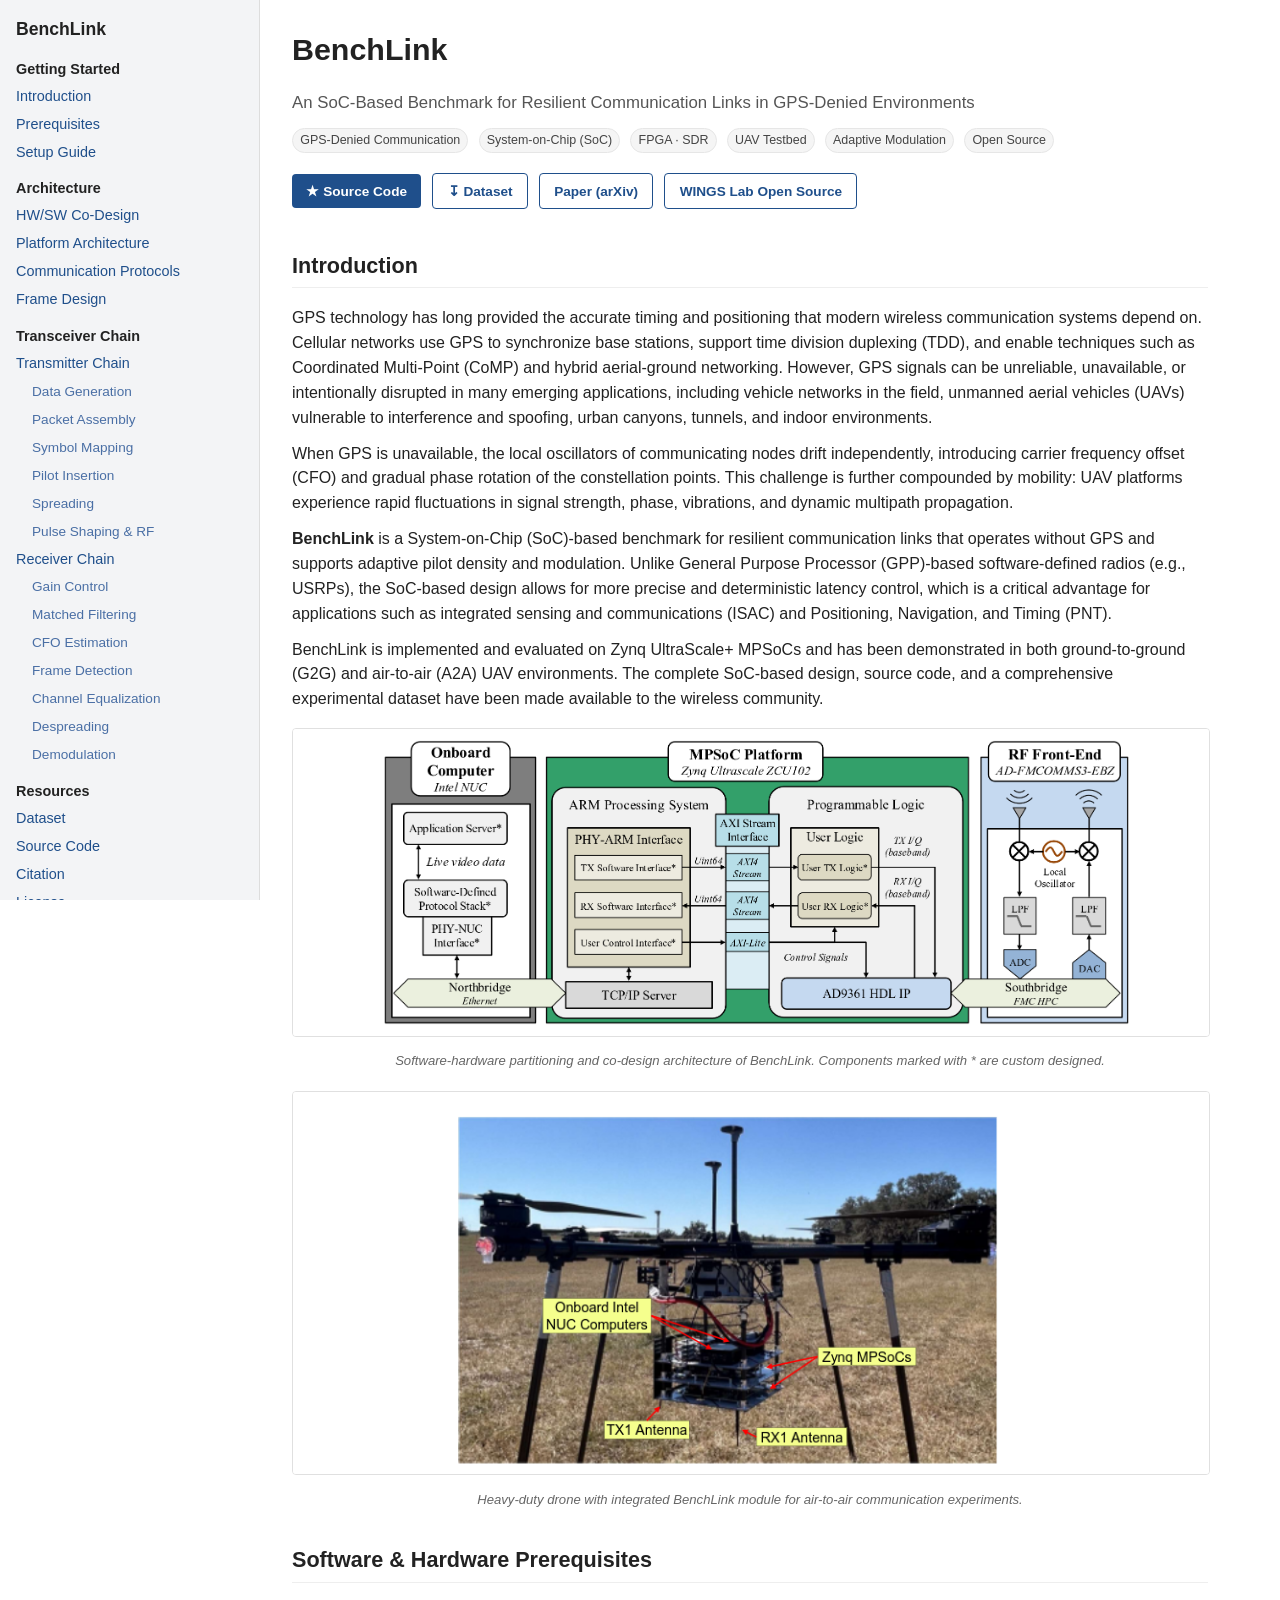
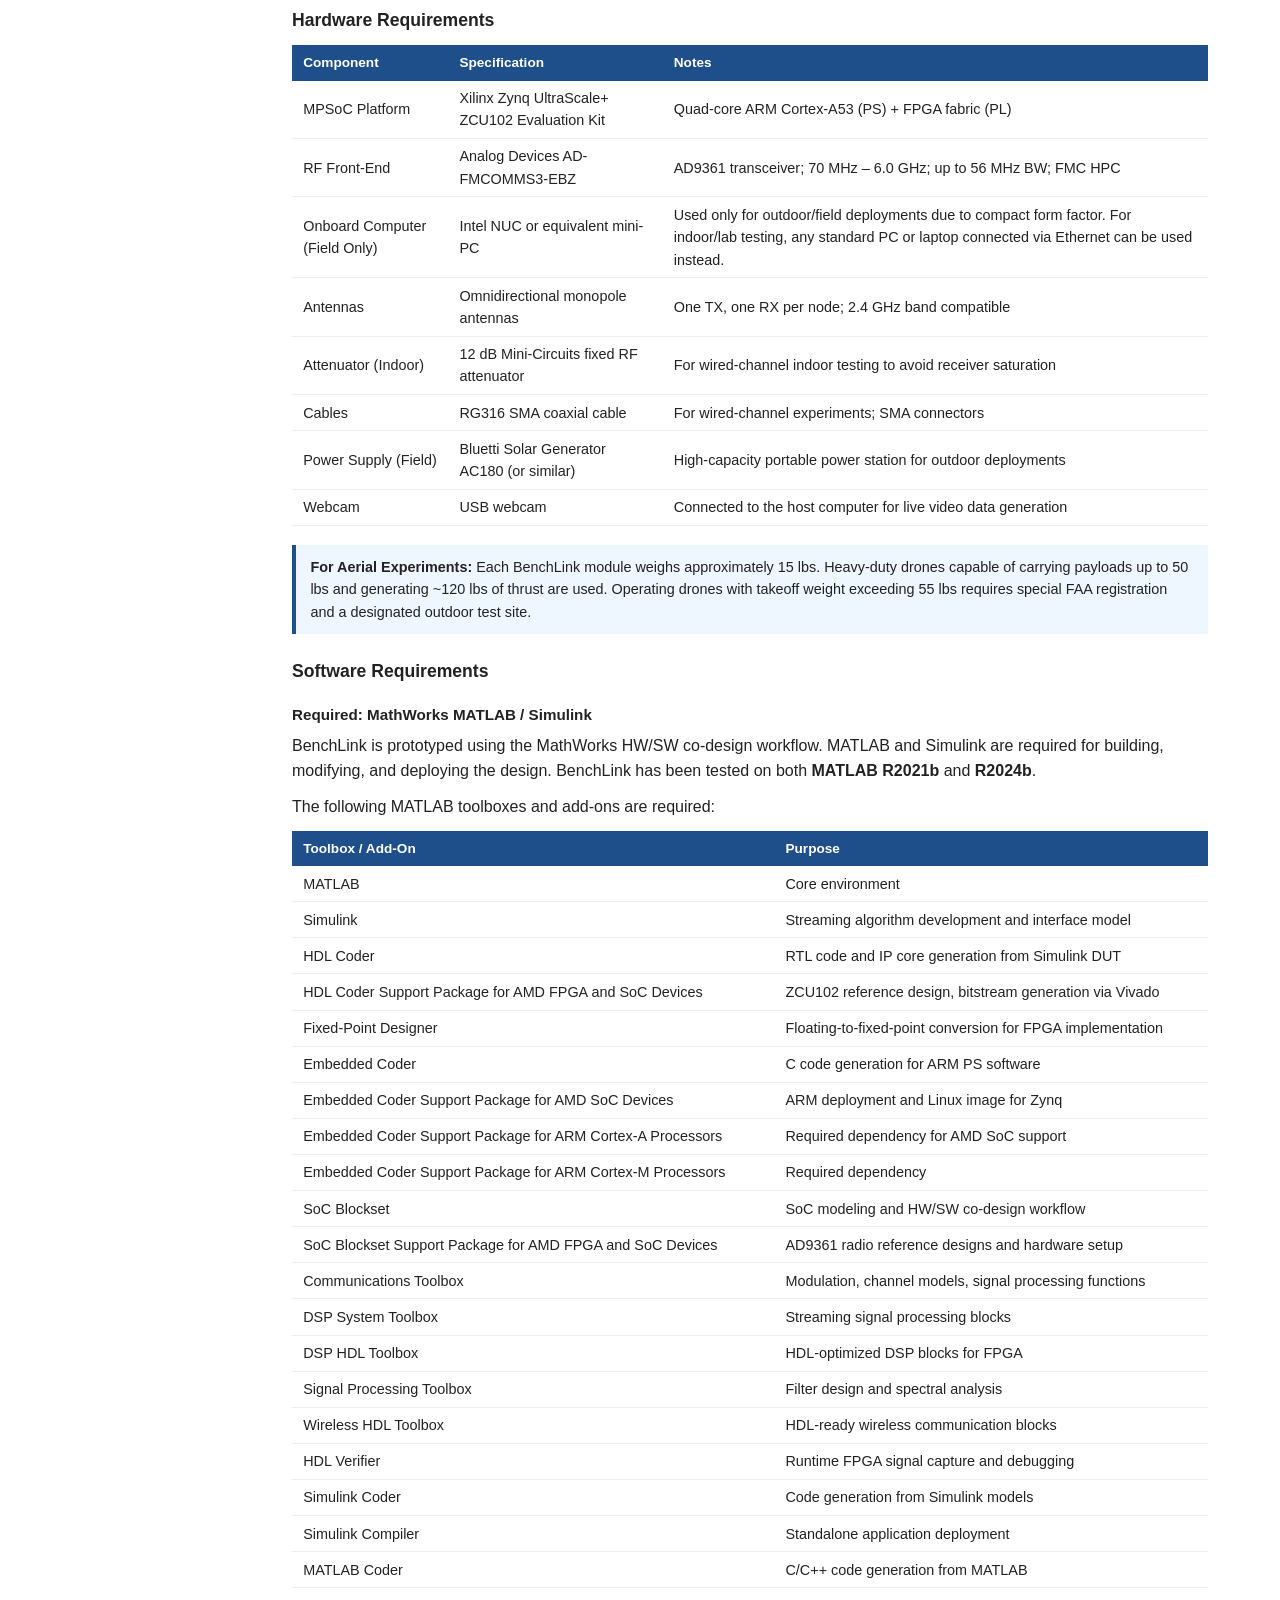
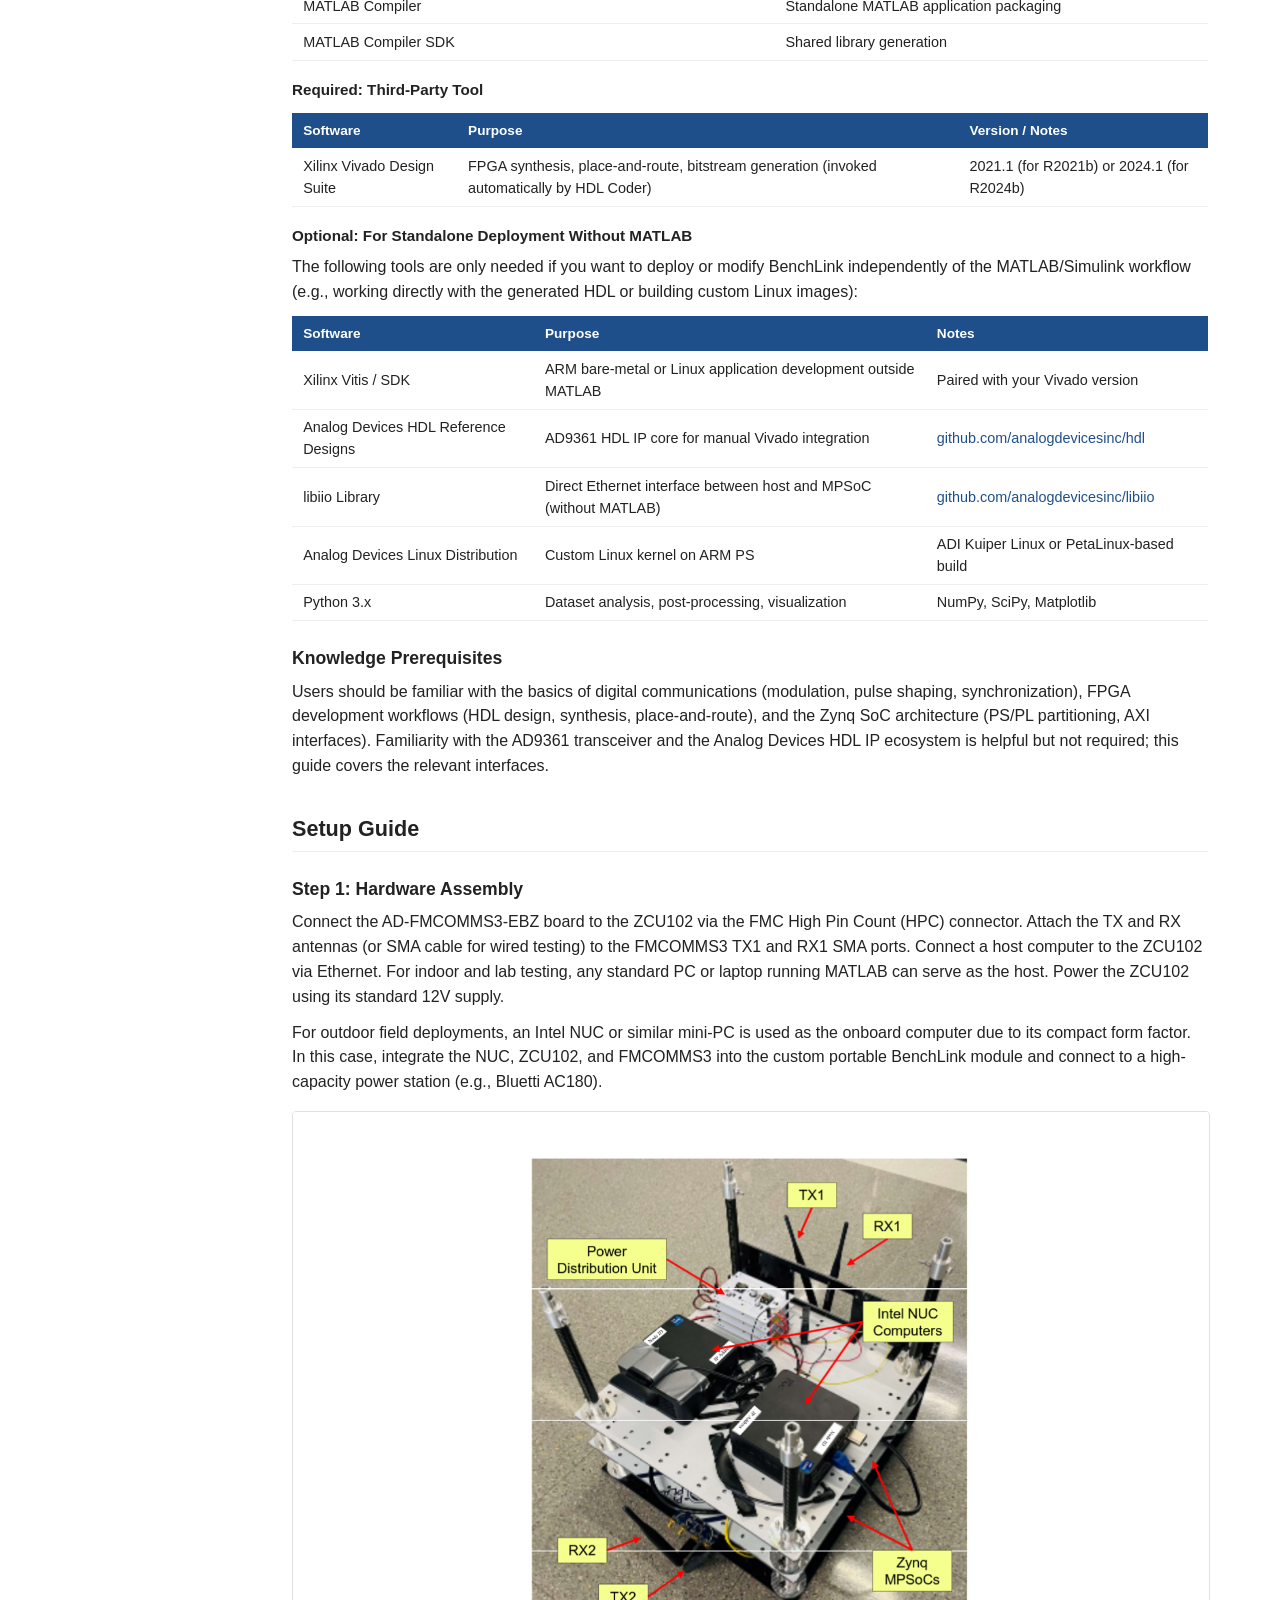
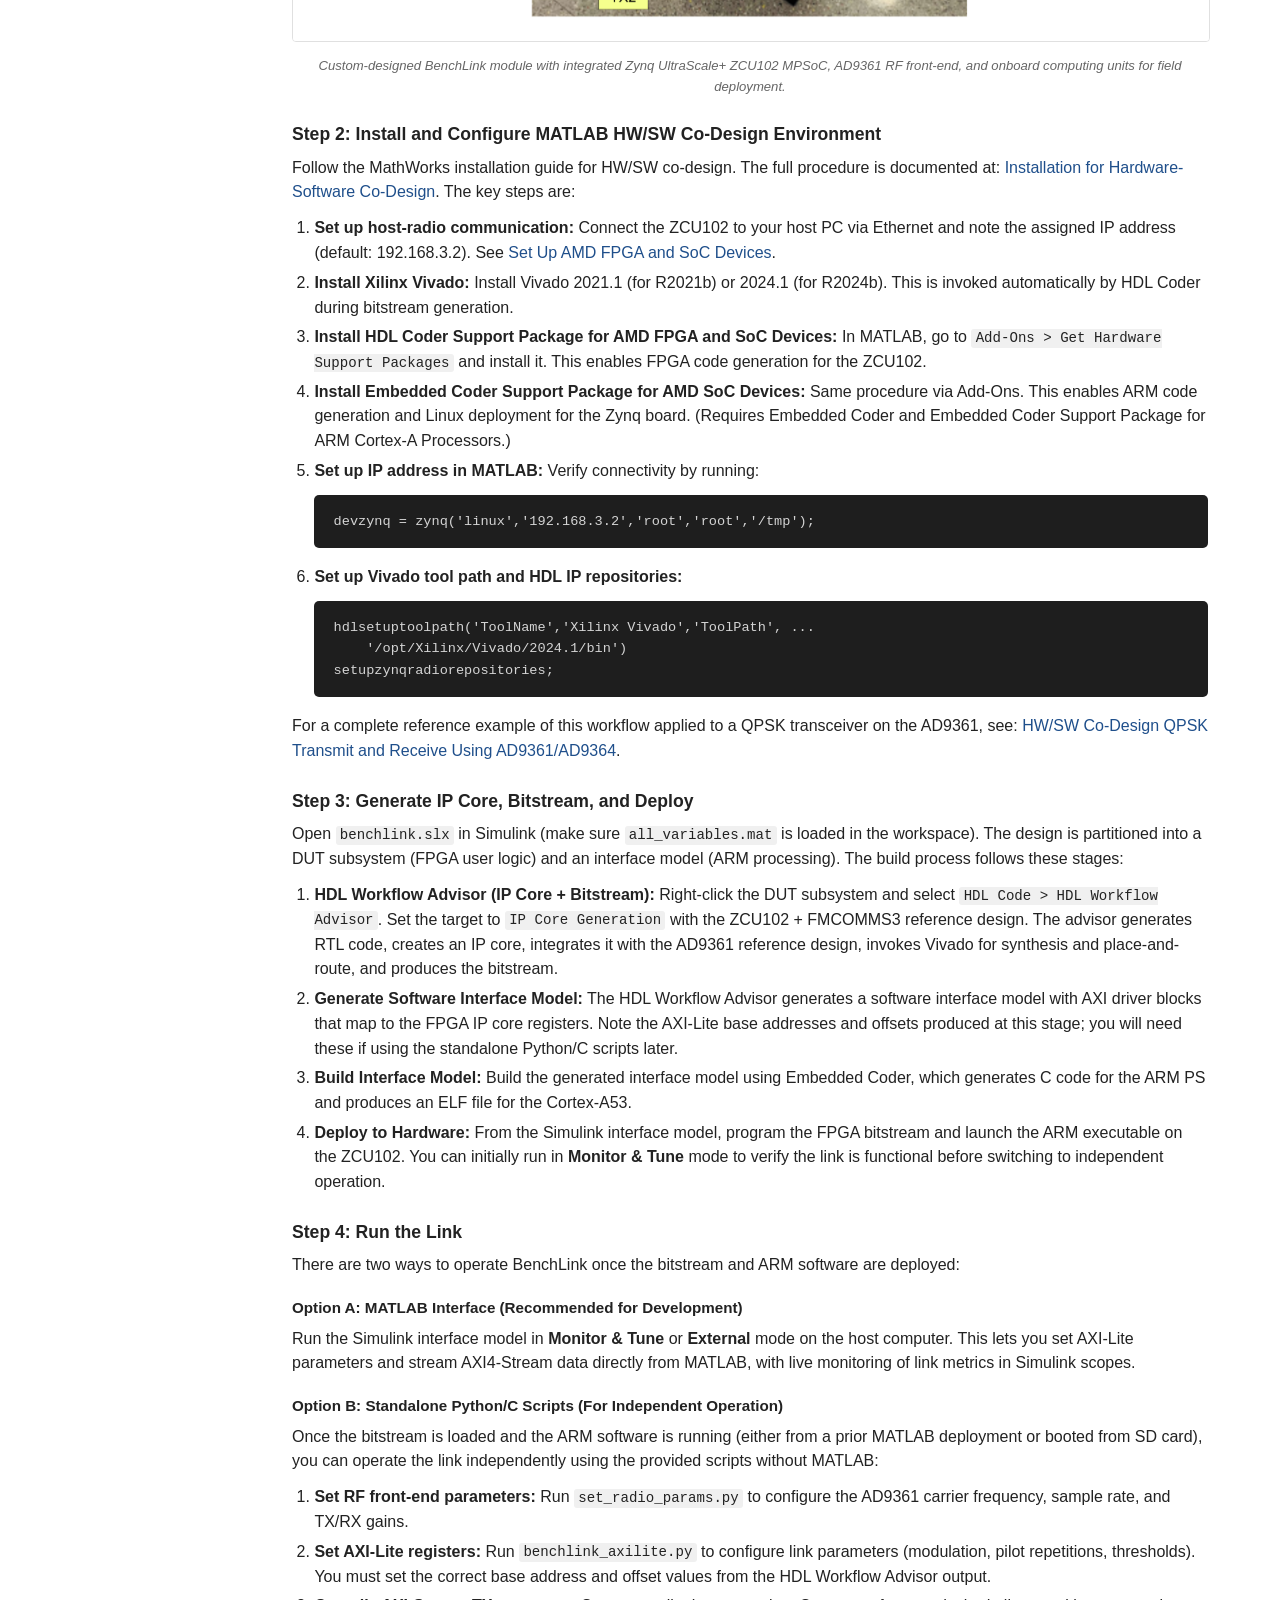
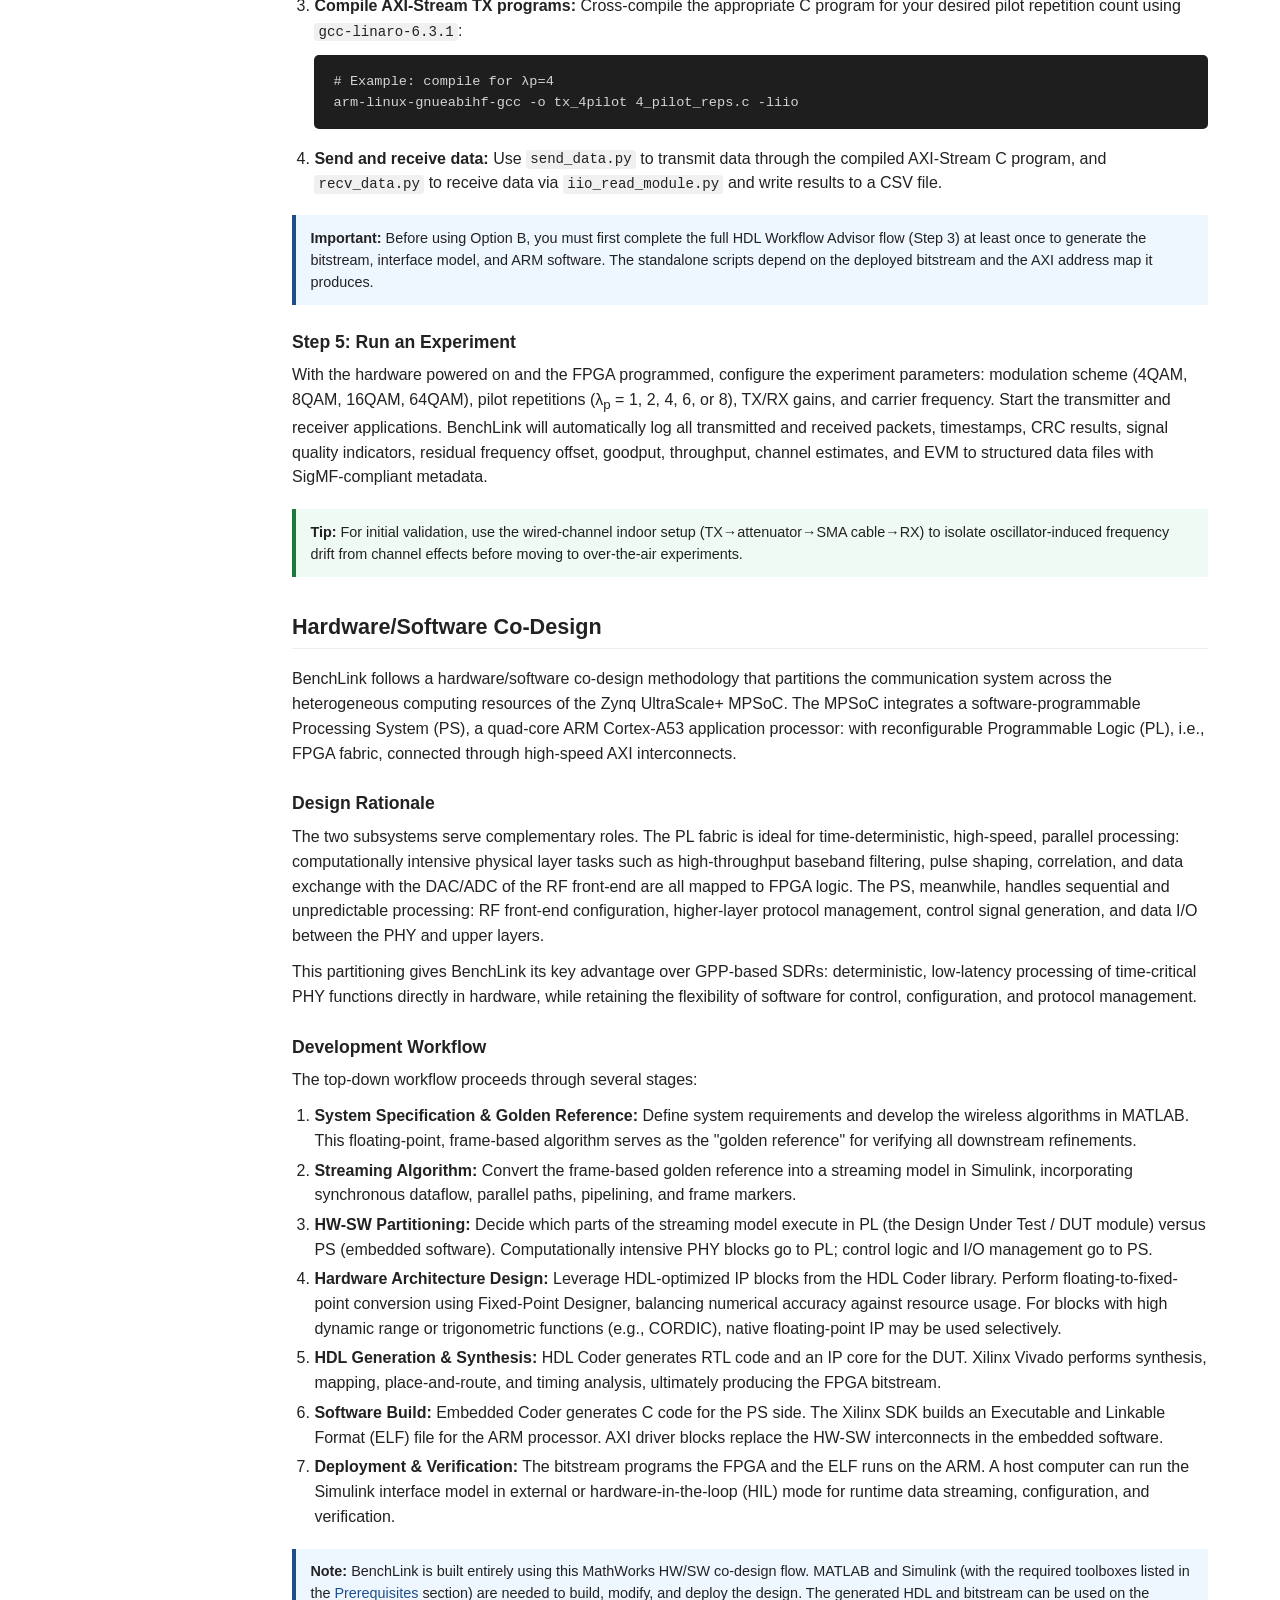
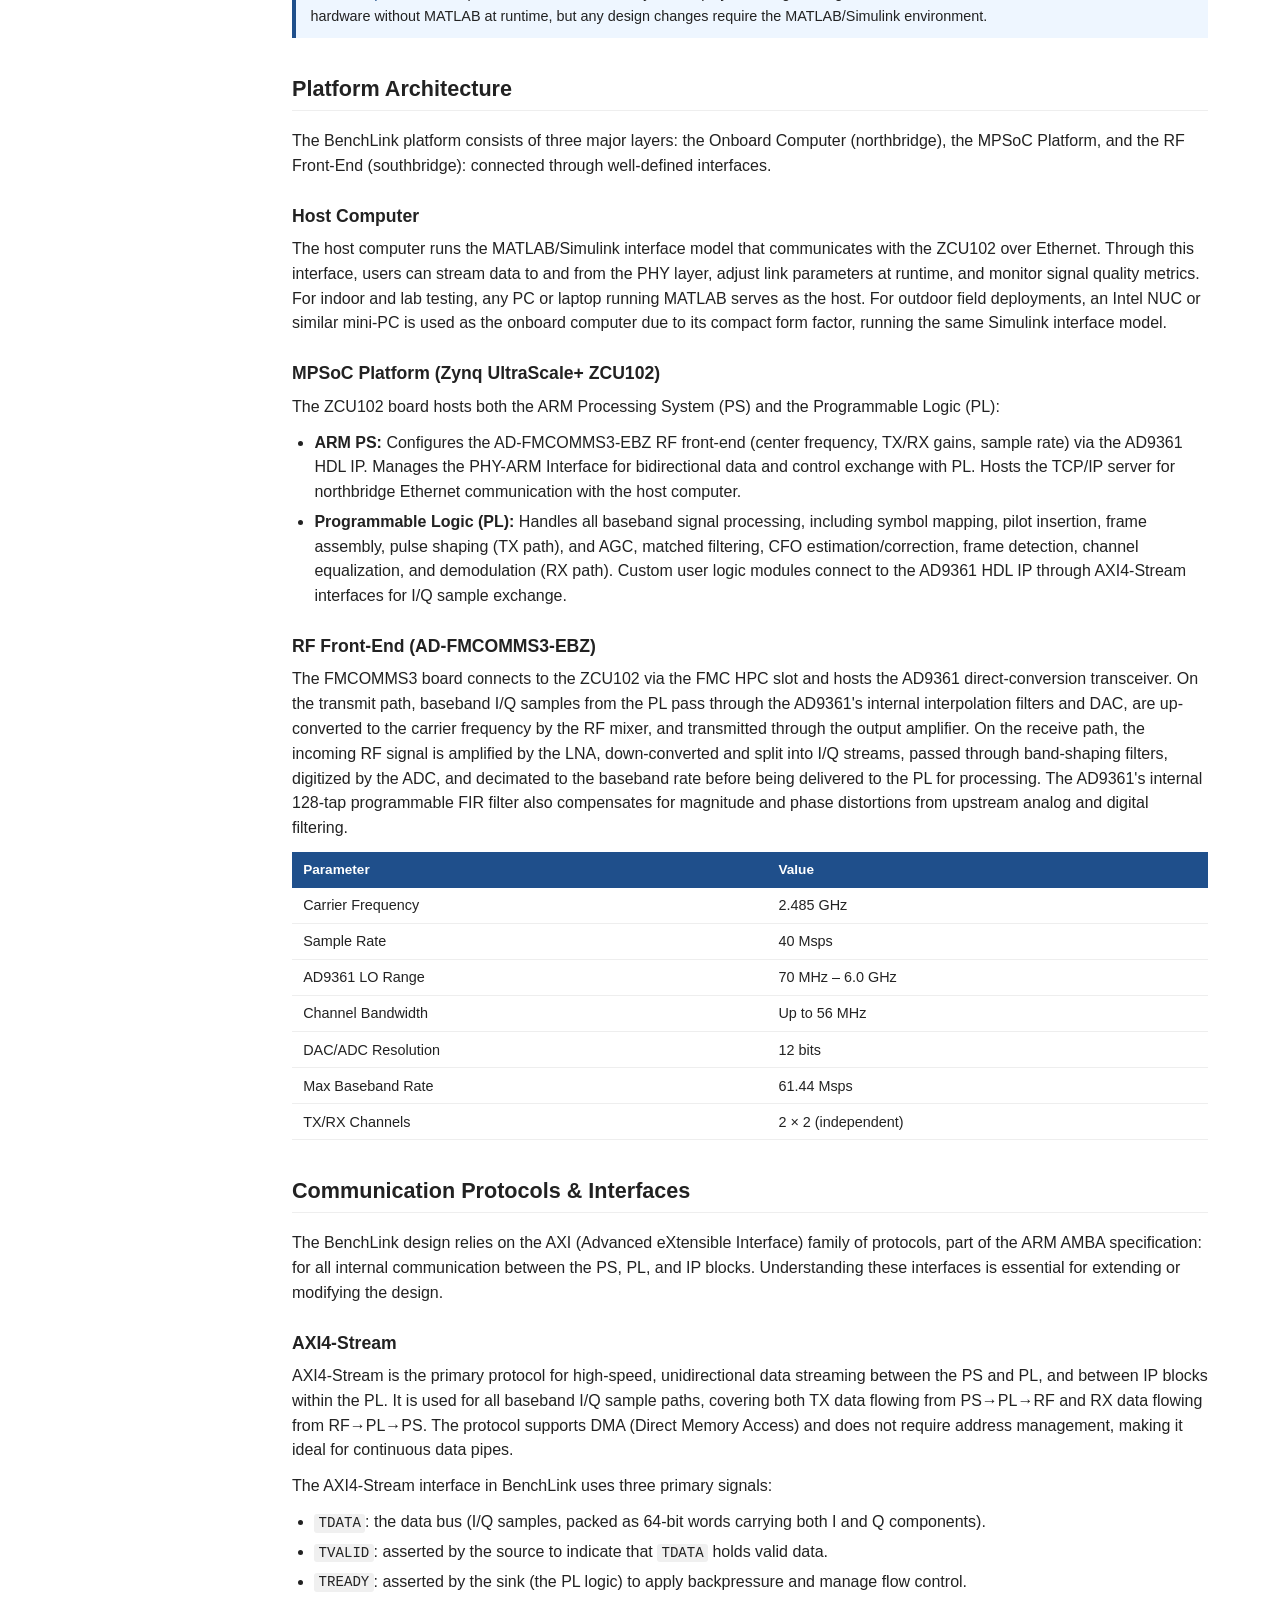
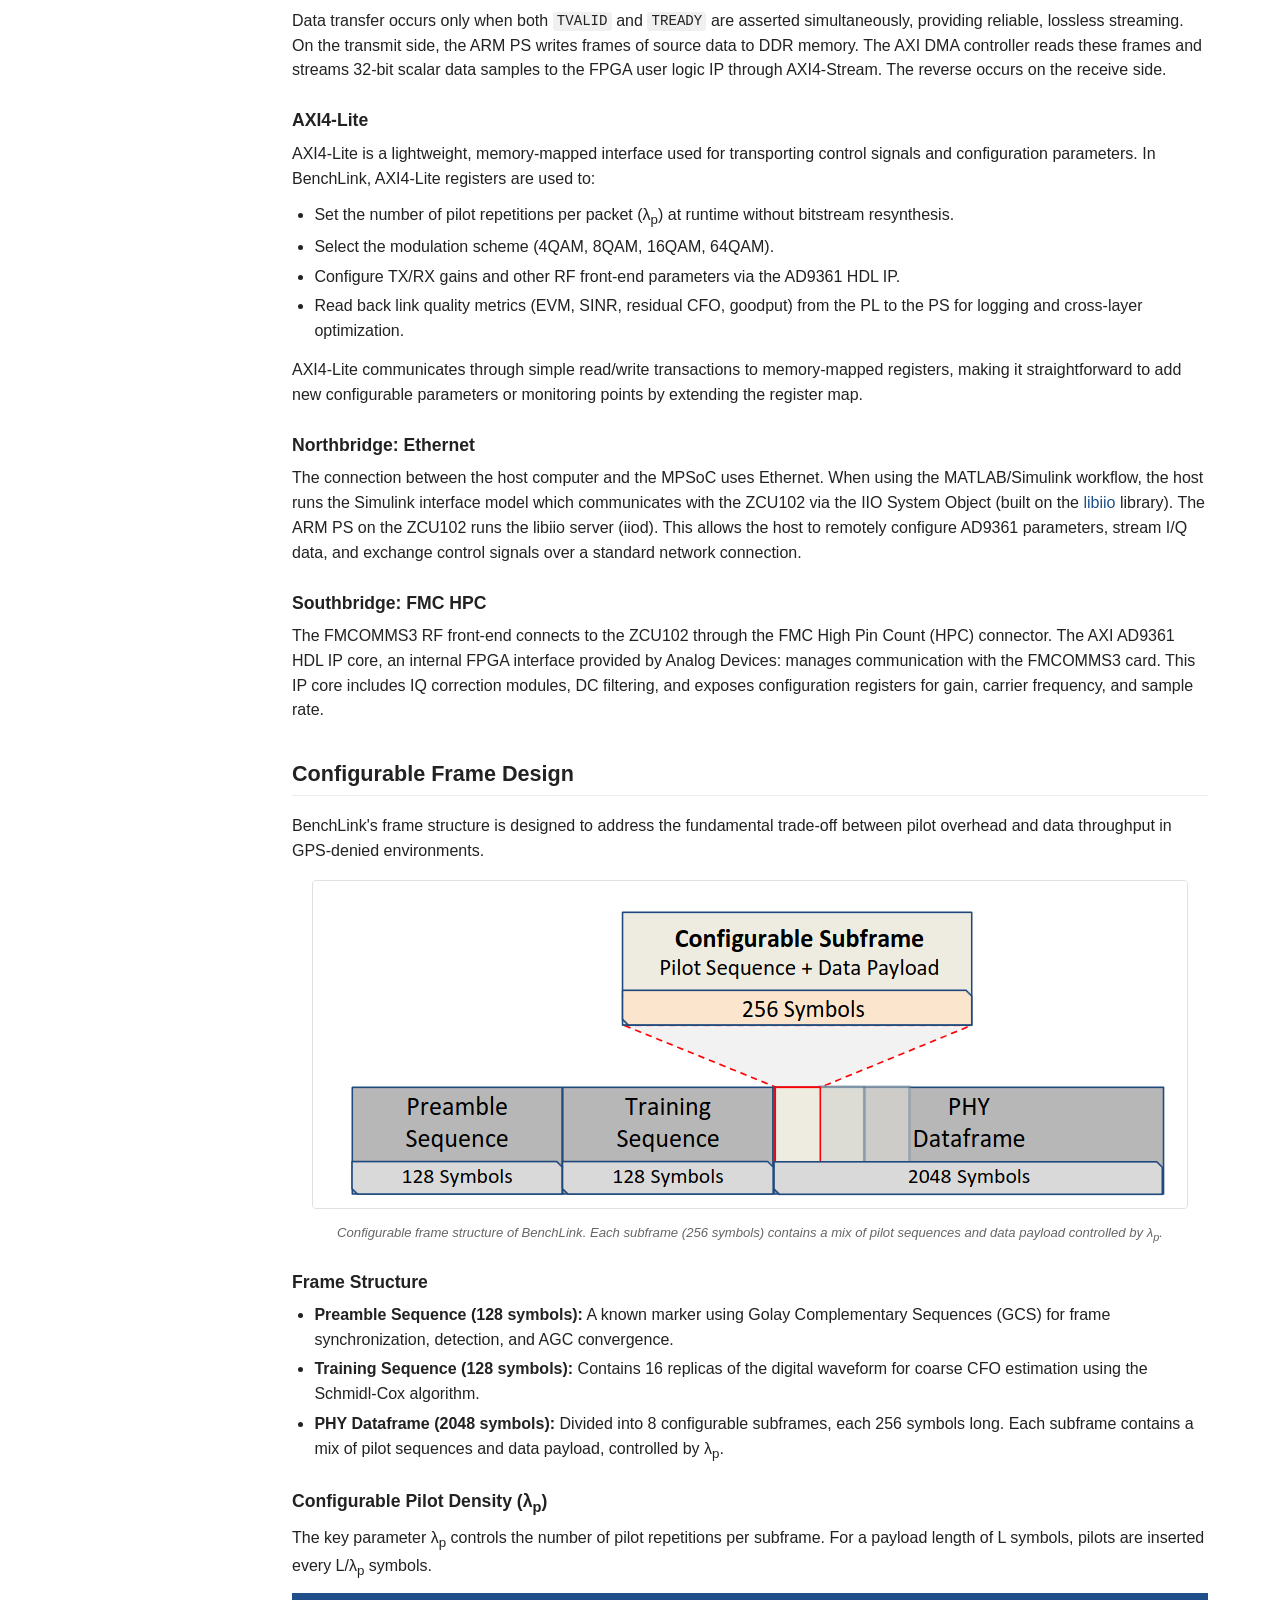
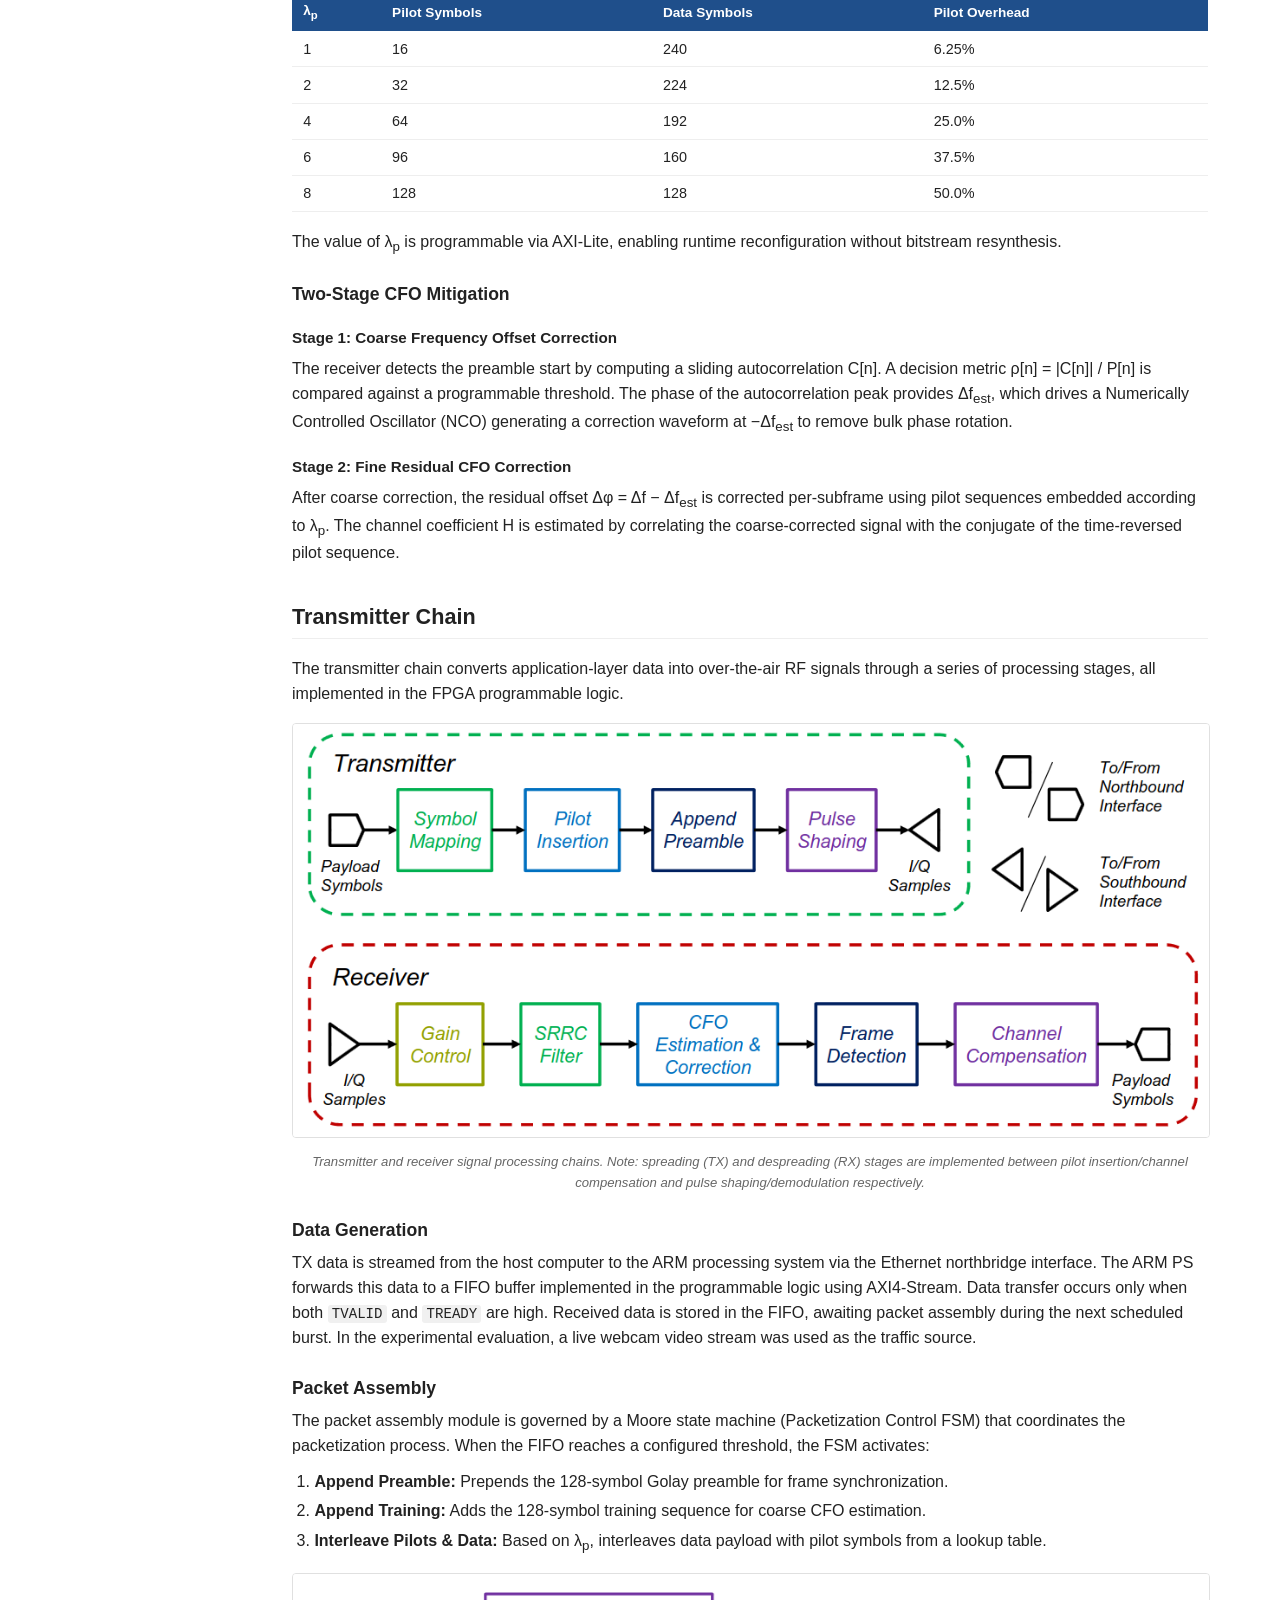
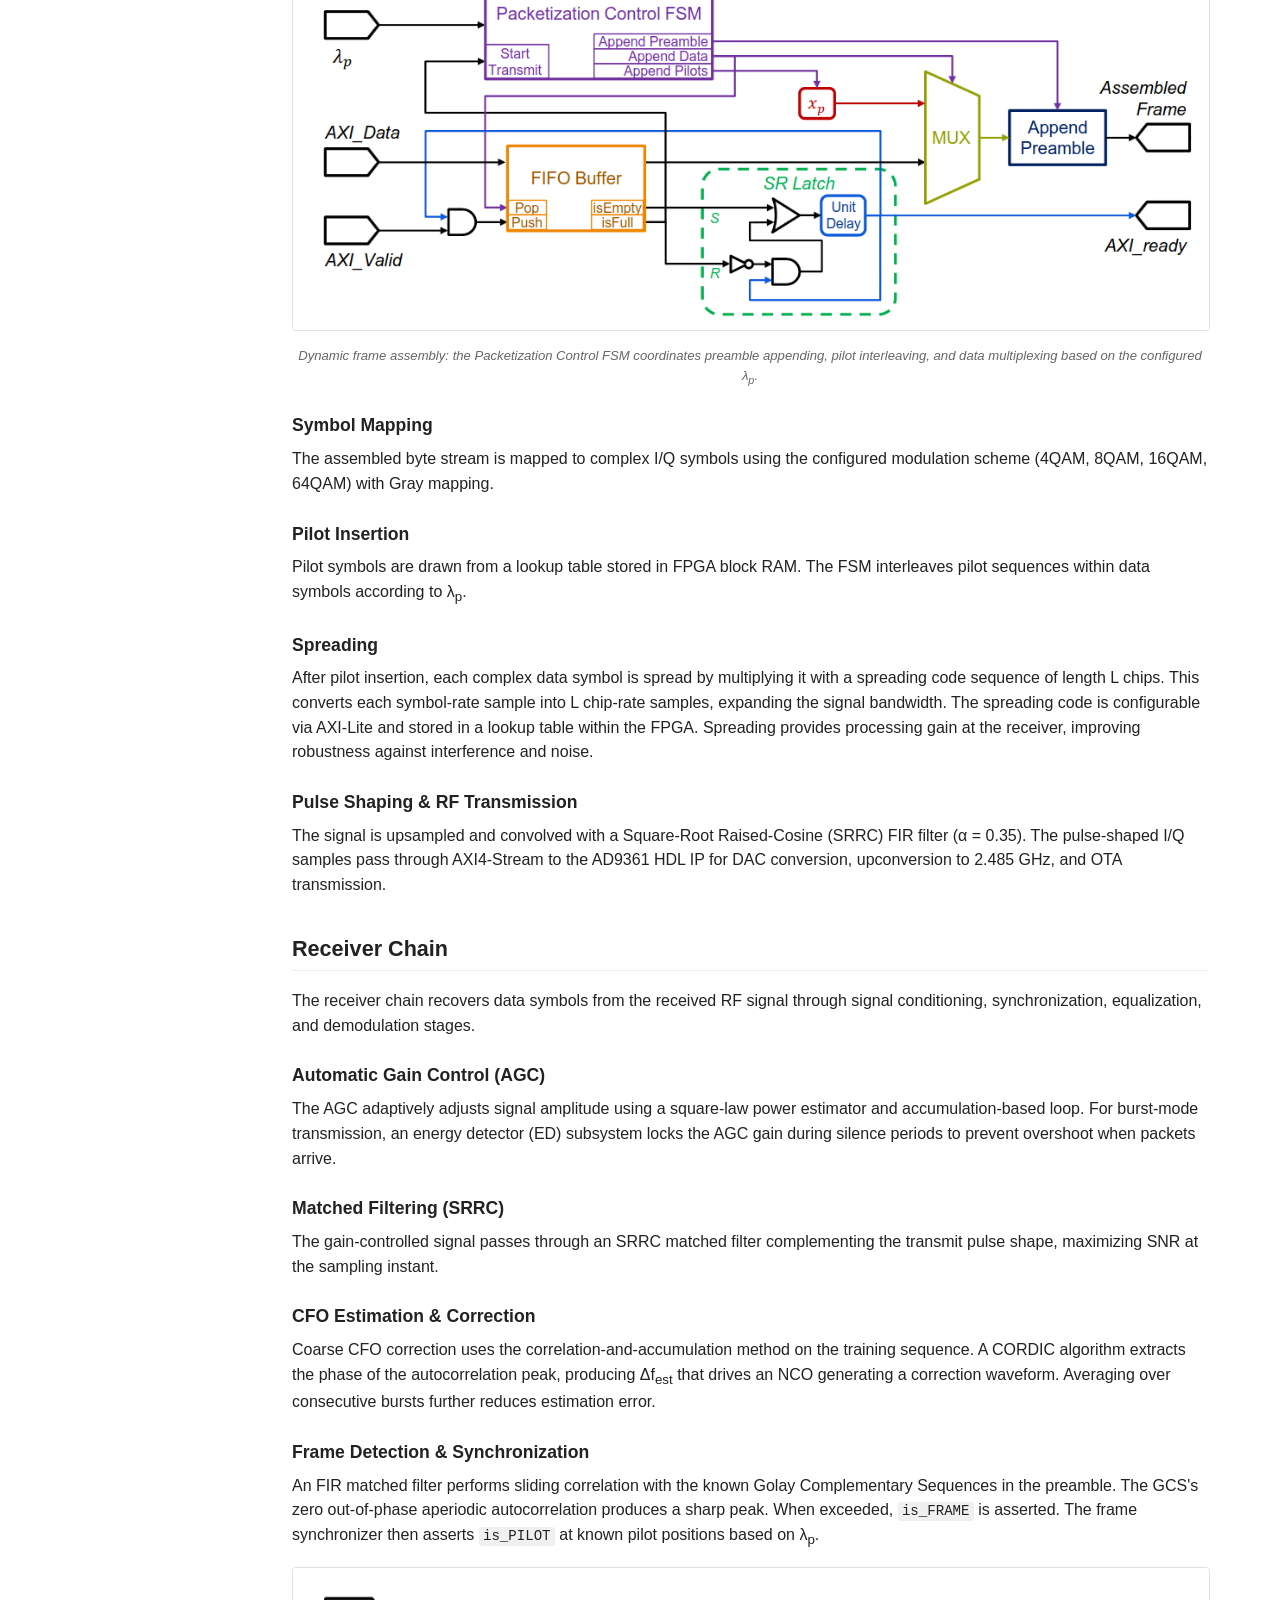
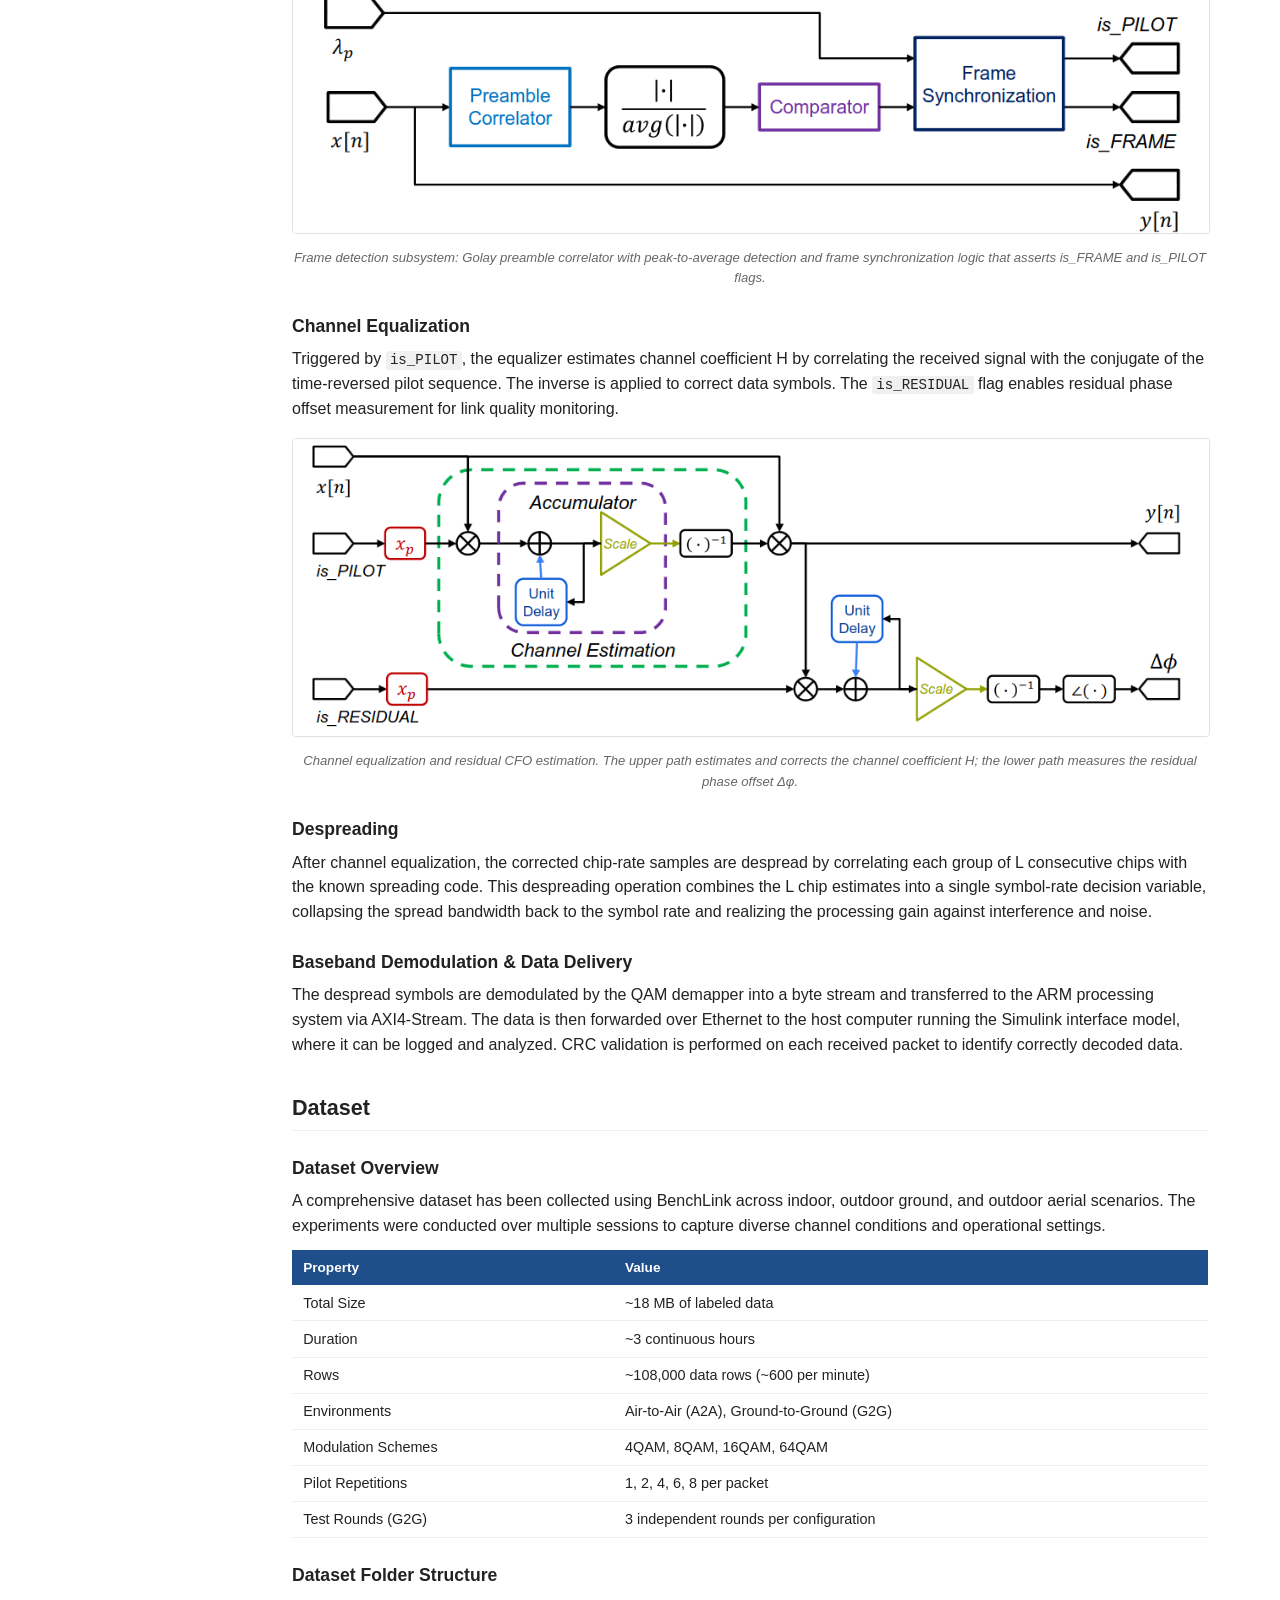
<file: benchlink.html>
<!DOCTYPE html>
<html lang="en">
<head>
  <meta charset="UTF-8" />
  <title>BenchLink | WINGS Lab Open Source</title>
  <meta name="viewport" content="width=device-width, initial-scale=1.0" />
  <style>
    body { margin:0; font-family:Arial, Helvetica, sans-serif; line-height:1.55; color:#222; }
    .layout { display:flex; min-height:100vh; }
    nav {
      width:260px; background:#f3f4f6; border-right:1px solid #ddd;
      padding:1rem; box-sizing:border-box; position:sticky; top:0;
      height:100vh; overflow-y:auto;
    }
    nav h1 { font-size:1.1rem; margin:0 0 .6rem 0; }
    nav ul { list-style:none; padding:0; margin:0; font-size:.9rem; }
    nav li.section-title { font-weight:bold; margin:.9rem 0 .3rem; }
    nav li { margin-bottom:.35rem; }
    nav a { color:#1f4f8b; text-decoration:none; }
    nav a:hover { text-decoration:underline; }
    nav a.sub { padding-left:1rem; font-size:.85rem; color:#4a6fa5; }
    main { flex:1; padding:1.6rem 2rem; box-sizing:border-box; max-width:980px; }
    main h1 { font-size:1.9rem; margin-top:0; }
    main h2 {
      font-size:1.35rem; margin-top:2.1rem;
      border-bottom:1px solid #eee; padding-bottom:.3rem;
    }
    main h3 { font-size:1.1rem; margin-top:1.5rem; margin-bottom:.3rem; }
    main h4 { font-size:.95rem; margin-top:1.1rem; margin-bottom:.3rem; }
    p { margin:.45rem 0 .7rem; }
    ul, ol { margin:.4rem 0 .9rem; padding-left:1.4rem; }
    li { margin-bottom:.3rem; }
    a { color:#1f4f8b; text-decoration:none; }
    a:hover { text-decoration:underline; }
    .pill {
      display:inline-block; font-size:.78rem; padding:.12rem .45rem;
      border-radius:999px; background:#f5f5f5; border:1px solid #e6e6e6;
      color:#444; margin-right:.35rem; margin-bottom:.25rem;
    }
    .note {
      background:#eef6ff; border-left:4px solid #1f4f8b;
      padding:.7rem .9rem; margin:1.2rem 0; font-size:.9rem;
    }
    .warning {
      background:#fff8f0; border-left:4px solid #c4600c;
      padding:.7rem .9rem; margin:1.2rem 0; font-size:.9rem;
    }
    .success {
      background:#f0faf4; border-left:4px solid #1a7a3a;
      padding:.7rem .9rem; margin:1.2rem 0; font-size:.9rem;
    }
    code {
      font-family:Consolas, Monaco, 'Courier New', monospace;
      font-size:.88em; background:#f0f0f0; padding:.1em .3em;
      border-radius:3px;
    }
    pre {
      background:#1e1e1e; color:#d4d4d4; padding:1rem 1.2rem;
      border-radius:5px; overflow-x:auto; font-size:.85rem;
      line-height:1.55; margin:.7rem 0 1.1rem;
    }
    pre code { background:none; padding:0; color:inherit; font-size:inherit; }
    table {
      width:100%; border-collapse:collapse; margin:.7rem 0 1.1rem;
      font-size:.9rem;
    }
    th {
      background:#1f4f8b; color:#fff; font-weight:bold; text-align:left;
      padding:.45rem .7rem; font-size:.85rem;
    }
    td { padding:.4rem .7rem; border-bottom:1px solid #eee; }
    tr:hover { background:#fafafa; }
    .img-placeholder {
      background:#f0f0f0; border:2px dashed #ccc; border-radius:5px;
      padding:2rem 1.2rem; text-align:center; color:#888;
      font-size:.85rem; margin:.8rem 0 1rem; font-style:italic;
    }
    .btn {
      display:inline-block; padding:.4rem .9rem; background:#1f4f8b;
      color:#fff; border-radius:4px; font-size:.85rem; font-weight:bold;
      text-decoration:none; margin-right:.4rem; margin-bottom:.4rem;
    }
    .btn:hover { background:#163d6e; text-decoration:none; }
    .btn-outline {
      background:transparent; color:#1f4f8b; border:1.5px solid #1f4f8b;
    }
    .btn-outline:hover { background:#eef6ff; }
    .fig { margin:1rem 0 1.2rem; text-align:center; }
    .fig img { max-width:100%; height:auto; border:1px solid #e0e0e0; border-radius:4px; }
    .fig .caption { font-size:.82rem; color:#666; margin-top:.4rem; font-style:italic; }
    @media (max-width:900px) {
      .layout { flex-direction:column; }
      nav { width:100%; height:auto; position:static; }
      main { padding:1rem; }
    }
  </style>
</head>

<body>
<div class="layout">
  <nav>
    <h1>BenchLink</h1>
    <ul>
      <li class="section-title">Getting Started</li>
      <li><a href="#introduction">Introduction</a></li>
      <li><a href="#prerequisites">Prerequisites</a></li>
      <li><a href="#setup">Setup Guide</a></li>

      <li class="section-title">Architecture</li>
      <li><a href="#codesign">HW/SW Co-Design</a></li>
      <li><a href="#platform">Platform Architecture</a></li>
      <li><a href="#protocols">Communication Protocols</a></li>
      <li><a href="#frame-design">Frame Design</a></li>

      <li class="section-title">Transceiver Chain</li>
      <li><a href="#tx-chain">Transmitter Chain</a></li>
      <li><a class="sub" href="#tx-data-gen">Data Generation</a></li>
      <li><a class="sub" href="#tx-packet-assembly">Packet Assembly</a></li>
      <li><a class="sub" href="#tx-symbol-mapping">Symbol Mapping</a></li>
      <li><a class="sub" href="#tx-pilot-insertion">Pilot Insertion</a></li>
      <li><a class="sub" href="#tx-spreading">Spreading</a></li>
      <li><a class="sub" href="#tx-pulse-shaping">Pulse Shaping &amp; RF</a></li>
      <li><a href="#rx-chain">Receiver Chain</a></li>
      <li><a class="sub" href="#rx-agc">Gain Control</a></li>
      <li><a class="sub" href="#rx-matched-filter">Matched Filtering</a></li>
      <li><a class="sub" href="#rx-cfo">CFO Estimation</a></li>
      <li><a class="sub" href="#rx-frame-detect">Frame Detection</a></li>
      <li><a class="sub" href="#rx-channel-eq">Channel Equalization</a></li>
      <li><a class="sub" href="#rx-despreading">Despreading</a></li>
      <li><a class="sub" href="#rx-demod">Demodulation</a></li>



      <li class="section-title">Resources</li>
      <li><a href="#dataset">Dataset</a></li>
      <li><a href="#source-code">Source Code</a></li>
      <li><a href="#citation">Citation</a></li>
      <li><a href="#license">License</a></li>
    </ul>
  </nav>

  <main>
    <header>
      <h1>BenchLink</h1>
      <p style="margin-top:-.2rem; color:#555; font-size:1.05rem;">An SoC-Based Benchmark for Resilient Communication Links in GPS-Denied Environments</p>
      <div>
        <span class="pill">GPS-Denied Communication</span>
        <span class="pill">System-on-Chip (SoC)</span>
        <span class="pill">FPGA &middot; SDR</span>
        <span class="pill">UAV Testbed</span>
        <span class="pill">Adaptive Modulation</span>
        <span class="pill">Open Source</span>
      </div>
      <div style="margin-top:1rem;">
        <a class="btn" href="https://github.com/WingsLabWireless/benchlink_v2" target="_blank">&#9733; Source Code</a>
        <a class="btn btn-outline" href="https://github.com/WingsLabWireless/benchlink_v2/tree/main/benchlink_data" target="_blank">&#8615; Dataset</a>
        <a class="btn btn-outline" href="https://arxiv.org/abs/2512.20942" target="_blank">Paper (arXiv)</a>
        <a class="btn btn-outline" href="https://wingslabwireless.github.io/opensource">WINGS Lab Open Source</a>
      </div>
    </header>

    <section id="introduction"><h2>Introduction</h2><p>GPS technology has long provided the accurate timing and positioning that modern wireless communication systems depend on. Cellular networks use GPS to synchronize base stations, support time division duplexing (TDD), and enable techniques such as Coordinated Multi-Point (CoMP) and hybrid aerial-ground networking. However, GPS signals can be unreliable, unavailable, or intentionally disrupted in many emerging applications, including vehicle networks in the field, unmanned aerial vehicles (UAVs) vulnerable to interference and spoofing, urban canyons, tunnels, and indoor environments.</p><p>When GPS is unavailable, the local oscillators of communicating nodes drift independently, introducing carrier frequency offset (CFO) and gradual phase rotation of the constellation points. This challenge is further compounded by mobility: UAV platforms experience rapid fluctuations in signal strength, phase, vibrations, and dynamic multipath propagation.</p><p><strong>BenchLink</strong> is a System-on-Chip (SoC)-based benchmark for resilient communication links that operates without GPS and supports adaptive pilot density and modulation. Unlike General Purpose Processor (GPP)-based software-defined radios (e.g., USRPs), the SoC-based design allows for more precise and deterministic latency control, which is a critical advantage for applications such as integrated sensing and communications (ISAC) and Positioning, Navigation, and Timing (PNT).</p><p>BenchLink is implemented and evaluated on Zynq UltraScale+ MPSoCs and has been demonstrated in both ground-to-ground (G2G) and air-to-air (A2A) UAV environments. The complete SoC-based design, source code, and a comprehensive experimental dataset have been made available to the wireless community.</p><div class="fig"><img src="images/fig1_architecture.png" alt="BenchLink software-hardware partitioning and co-design architecture"><div class="caption">Software-hardware partitioning and co-design architecture of BenchLink. Components marked with * are custom designed.</div></div>
      
      
      
      <div class="fig"><img src="images/fig10_drone.png" alt="Heavy-duty drone with BenchLink module"><div class="caption">Heavy-duty drone with integrated BenchLink module for air-to-air communication experiments.</div></div>
</section>

    <section id="prerequisites"><h2>Software &amp; Hardware Prerequisites</h2><h3>Hardware Requirements</h3><table><thead><tr><th>Component</th><th>Specification</th><th>Notes</th></tr></thead><tbody><tr><td>MPSoC Platform</td><td>Xilinx Zynq UltraScale+ ZCU102 Evaluation Kit</td><td>Quad-core ARM Cortex-A53 (PS) + FPGA fabric (PL)</td></tr><tr><td>RF Front-End</td><td>Analog Devices AD-FMCOMMS3-EBZ</td><td>AD9361 transceiver; 70 MHz – 6.0 GHz; up to 56 MHz BW; FMC HPC</td></tr><tr><td>Onboard Computer (Field Only)</td><td>Intel NUC or equivalent mini-PC</td><td>Used only for outdoor/field deployments due to compact form factor. For indoor/lab testing, any standard PC or laptop connected via Ethernet can be used instead.</td></tr><tr><td>Antennas</td><td>Omnidirectional monopole antennas</td><td>One TX, one RX per node; 2.4 GHz band compatible</td></tr><tr><td>Attenuator (Indoor)</td><td>12 dB Mini-Circuits fixed RF attenuator</td><td>For wired-channel indoor testing to avoid receiver saturation</td></tr><tr><td>Cables</td><td>RG316 SMA coaxial cable</td><td>For wired-channel experiments; SMA connectors</td></tr><tr><td>Power Supply (Field)</td><td>Bluetti Solar Generator AC180 (or similar)</td><td>High-capacity portable power station for outdoor deployments</td></tr><tr><td>Webcam</td><td>USB webcam</td><td>Connected to the host computer for live video data generation</td></tr></tbody></table><div class="note"><strong>For Aerial Experiments:</strong> Each BenchLink module weighs approximately 15 lbs. Heavy-duty drones capable of carrying payloads up to 50 lbs and generating ~120 lbs of thrust are used. Operating drones with takeoff weight exceeding 55 lbs requires special FAA registration and a designated outdoor test site.</div><h3>Software Requirements</h3><h4>Required: MathWorks MATLAB / Simulink</h4>
<p>BenchLink is prototyped using the MathWorks HW/SW co-design workflow. MATLAB and Simulink are required for building, modifying, and deploying the design. BenchLink has been tested on both <strong>MATLAB R2021b</strong> and <strong>R2024b</strong>.</p>
<p>The following MATLAB toolboxes and add-ons are required:</p>
<table><thead><tr><th>Toolbox / Add-On</th><th>Purpose</th></tr></thead><tbody>
<tr><td>MATLAB</td><td>Core environment</td></tr>
<tr><td>Simulink</td><td>Streaming algorithm development and interface model</td></tr>
<tr><td>HDL Coder</td><td>RTL code and IP core generation from Simulink DUT</td></tr>
<tr><td>HDL Coder Support Package for AMD FPGA and SoC Devices</td><td>ZCU102 reference design, bitstream generation via Vivado</td></tr>
<tr><td>Fixed-Point Designer</td><td>Floating-to-fixed-point conversion for FPGA implementation</td></tr>
<tr><td>Embedded Coder</td><td>C code generation for ARM PS software</td></tr>
<tr><td>Embedded Coder Support Package for AMD SoC Devices</td><td>ARM deployment and Linux image for Zynq</td></tr>
<tr><td>Embedded Coder Support Package for ARM Cortex-A Processors</td><td>Required dependency for AMD SoC support</td></tr>
<tr><td>Embedded Coder Support Package for ARM Cortex-M Processors</td><td>Required dependency</td></tr>
<tr><td>SoC Blockset</td><td>SoC modeling and HW/SW co-design workflow</td></tr>
<tr><td>SoC Blockset Support Package for AMD FPGA and SoC Devices</td><td>AD9361 radio reference designs and hardware setup</td></tr>
<tr><td>Communications Toolbox</td><td>Modulation, channel models, signal processing functions</td></tr>
<tr><td>DSP System Toolbox</td><td>Streaming signal processing blocks</td></tr>
<tr><td>DSP HDL Toolbox</td><td>HDL-optimized DSP blocks for FPGA</td></tr>
<tr><td>Signal Processing Toolbox</td><td>Filter design and spectral analysis</td></tr>
<tr><td>Wireless HDL Toolbox</td><td>HDL-ready wireless communication blocks</td></tr>
<tr><td>HDL Verifier</td><td>Runtime FPGA signal capture and debugging</td></tr>
<tr><td>Simulink Coder</td><td>Code generation from Simulink models</td></tr>
<tr><td>Simulink Compiler</td><td>Standalone application deployment</td></tr>
<tr><td>MATLAB Coder</td><td>C/C++ code generation from MATLAB</td></tr>
<tr><td>MATLAB Compiler</td><td>Standalone MATLAB application packaging</td></tr>
<tr><td>MATLAB Compiler SDK</td><td>Shared library generation</td></tr>
</tbody></table>

<h4>Required: Third-Party Tool</h4>
<table><thead><tr><th>Software</th><th>Purpose</th><th>Version / Notes</th></tr></thead><tbody>
<tr><td>Xilinx Vivado Design Suite</td><td>FPGA synthesis, place-and-route, bitstream generation (invoked automatically by HDL Coder)</td><td>2021.1 (for R2021b) or 2024.1 (for R2024b)</td></tr>
</tbody></table>

<h4>Optional: For Standalone Deployment Without MATLAB</h4>
<p>The following tools are only needed if you want to deploy or modify BenchLink independently of the MATLAB/Simulink workflow (e.g., working directly with the generated HDL or building custom Linux images):</p>
<table><thead><tr><th>Software</th><th>Purpose</th><th>Notes</th></tr></thead><tbody>
<tr><td>Xilinx Vitis / SDK</td><td>ARM bare-metal or Linux application development outside MATLAB</td><td>Paired with your Vivado version</td></tr>
<tr><td>Analog Devices HDL Reference Designs</td><td>AD9361 HDL IP core for manual Vivado integration</td><td><a href="https://github.com/analogdevicesinc/hdl">github.com/analogdevicesinc/hdl</a></td></tr>
<tr><td>libiio Library</td><td>Direct Ethernet interface between host and MPSoC (without MATLAB)</td><td><a href="https://github.com/analogdevicesinc/libiio">github.com/analogdevicesinc/libiio</a></td></tr>
<tr><td>Analog Devices Linux Distribution</td><td>Custom Linux kernel on ARM PS</td><td>ADI Kuiper Linux or PetaLinux-based build</td></tr>
<tr><td>Python 3.x</td><td>Dataset analysis, post-processing, visualization</td><td>NumPy, SciPy, Matplotlib</td></tr>
</tbody></table><h3>Knowledge Prerequisites</h3><p>Users should be familiar with the basics of digital communications (modulation, pulse shaping, synchronization), FPGA development workflows (HDL design, synthesis, place-and-route), and the Zynq SoC architecture (PS/PL partitioning, AXI interfaces). Familiarity with the AD9361 transceiver and the Analog Devices HDL IP ecosystem is helpful but not required; this guide covers the relevant interfaces.</p></section>

    <section id="setup"><h2>Setup Guide</h2><h3>Step 1: Hardware Assembly</h3><p>Connect the AD-FMCOMMS3-EBZ board to the ZCU102 via the FMC High Pin Count (HPC) connector. Attach the TX and RX antennas (or SMA cable for wired testing) to the FMCOMMS3 TX1 and RX1 SMA ports. Connect a host computer to the ZCU102 via Ethernet. For indoor and lab testing, any standard PC or laptop running MATLAB can serve as the host. Power the ZCU102 using its standard 12V supply.</p><p>For outdoor field deployments, an Intel NUC or similar mini-PC is used as the onboard computer due to its compact form factor. In this case, integrate the NUC, ZCU102, and FMCOMMS3 into the custom portable BenchLink module and connect to a high-capacity power station (e.g., Bluetti AC180).</p><div class="fig"><img src="images/fig7_benchlink_module.png" alt="Custom BenchLink module for field deployment"><div class="caption">Custom-designed BenchLink module with integrated Zynq UltraScale+ ZCU102 MPSoC, AD9361 RF front-end, and onboard computing units for field deployment.</div></div><h3>Step 2: Install and Configure MATLAB HW/SW Co-Design Environment</h3>
<p>Follow the MathWorks installation guide for HW/SW co-design. The full procedure is documented at: <a href="https://www.mathworks.com/help/soc/ug/installation-for-hardware-software-co-design.html">Installation for Hardware-Software Co-Design</a>. The key steps are:</p>
<ol>
<li><strong>Set up host-radio communication:</strong> Connect the ZCU102 to your host PC via Ethernet and note the assigned IP address (default: 192.168.3.2). See <a href="https://www.mathworks.com/help/soc/ug/guided-hardware-setup-for-xilinx-devices.html">Set Up AMD FPGA and SoC Devices</a>.</li>
<li><strong>Install Xilinx Vivado:</strong> Install Vivado 2021.1 (for R2021b) or 2024.1 (for R2024b). This is invoked automatically by HDL Coder during bitstream generation.</li>
<li><strong>Install HDL Coder Support Package for AMD FPGA and SoC Devices:</strong> In MATLAB, go to <code>Add-Ons &gt; Get Hardware Support Packages</code> and install it. This enables FPGA code generation for the ZCU102.</li>
<li><strong>Install Embedded Coder Support Package for AMD SoC Devices:</strong> Same procedure via Add-Ons. This enables ARM code generation and Linux deployment for the Zynq board. (Requires Embedded Coder and Embedded Coder Support Package for ARM Cortex-A Processors.)</li>
<li><strong>Set up IP address in MATLAB:</strong> Verify connectivity by running:
<pre><code>devzynq = zynq('linux','192.168.3.2','root','root','/tmp');</code></pre></li>
<li><strong>Set up Vivado tool path and HDL IP repositories:</strong>
<pre><code>hdlsetuptoolpath('ToolName','Xilinx Vivado','ToolPath', ...
    '/opt/Xilinx/Vivado/2024.1/bin')
setupzynqradiorepositories;</code></pre></li>
</ol>
<p>For a complete reference example of this workflow applied to a QPSK transceiver on the AD9361, see: <a href="https://www.mathworks.com/help/soc/ug/hw-sw-co-design-qpsk-transmit-and-receive-using-analog-devices-ad9361-ad9364.html">HW/SW Co-Design QPSK Transmit and Receive Using AD9361/AD9364</a>.</p>

<h3>Step 3: Generate IP Core, Bitstream, and Deploy</h3>
<p>Open <code>benchlink.slx</code> in Simulink (make sure <code>all_variables.mat</code> is loaded in the workspace). The design is partitioned into a DUT subsystem (FPGA user logic) and an interface model (ARM processing). The build process follows these stages:</p>
<ol>
<li><strong>HDL Workflow Advisor (IP Core + Bitstream):</strong> Right-click the DUT subsystem and select <code>HDL Code &gt; HDL Workflow Advisor</code>. Set the target to <code>IP Core Generation</code> with the ZCU102 + FMCOMMS3 reference design. The advisor generates RTL code, creates an IP core, integrates it with the AD9361 reference design, invokes Vivado for synthesis and place-and-route, and produces the bitstream.</li>
<li><strong>Generate Software Interface Model:</strong> The HDL Workflow Advisor generates a software interface model with AXI driver blocks that map to the FPGA IP core registers. Note the AXI-Lite base addresses and offsets produced at this stage; you will need these if using the standalone Python/C scripts later.</li>
<li><strong>Build Interface Model:</strong> Build the generated interface model using Embedded Coder, which generates C code for the ARM PS and produces an ELF file for the Cortex-A53.</li>
<li><strong>Deploy to Hardware:</strong> From the Simulink interface model, program the FPGA bitstream and launch the ARM executable on the ZCU102. You can initially run in <strong>Monitor &amp; Tune</strong> mode to verify the link is functional before switching to independent operation.</li>
</ol>

<h3>Step 4: Run the Link</h3>
<p>There are two ways to operate BenchLink once the bitstream and ARM software are deployed:</p>

<h4>Option A: MATLAB Interface (Recommended for Development)</h4>
<p>Run the Simulink interface model in <strong>Monitor &amp; Tune</strong> or <strong>External</strong> mode on the host computer. This lets you set AXI-Lite parameters and stream AXI4-Stream data directly from MATLAB, with live monitoring of link metrics in Simulink scopes.</p>


<h4>Option B: Standalone Python/C Scripts (For Independent Operation)</h4>
<p>Once the bitstream is loaded and the ARM software is running (either from a prior MATLAB deployment or booted from SD card), you can operate the link independently using the provided scripts without MATLAB:</p>
<ol>
<li><strong>Set RF front-end parameters:</strong> Run <code>set_radio_params.py</code> to configure the AD9361 carrier frequency, sample rate, and TX/RX gains.</li>
<li><strong>Set AXI-Lite registers:</strong> Run <code>benchlink_axilite.py</code> to configure link parameters (modulation, pilot repetitions, thresholds). You must set the correct base address and offset values from the HDL Workflow Advisor output.</li>
<li><strong>Compile AXI-Stream TX programs:</strong> Cross-compile the appropriate C program for your desired pilot repetition count using <code>gcc-linaro-6.3.1</code>:
<pre><code># Example: compile for λp=4
arm-linux-gnueabihf-gcc -o tx_4pilot 4_pilot_reps.c -liio</code></pre></li>
<li><strong>Send and receive data:</strong> Use <code>send_data.py</code> to transmit data through the compiled AXI-Stream C program, and <code>recv_data.py</code> to receive data via <code>iio_read_module.py</code> and write results to a CSV file.</li>
</ol>

<div class="note"><strong>Important:</strong> Before using Option B, you must first complete the full HDL Workflow Advisor flow (Step 3) at least once to generate the bitstream, interface model, and ARM software. The standalone scripts depend on the deployed bitstream and the AXI address map it produces.</div><h3>Step 5: Run an Experiment</h3><p>With the hardware powered on and the FPGA programmed, configure the experiment parameters: modulation scheme (4QAM, 8QAM, 16QAM, 64QAM), pilot repetitions (&lambda;<sub>p</sub> = 1, 2, 4, 6, or 8), TX/RX gains, and carrier frequency. Start the transmitter and receiver applications. BenchLink will automatically log all transmitted and received packets, timestamps, CRC results, signal quality indicators, residual frequency offset, goodput, throughput, channel estimates, and EVM to structured data files with SigMF-compliant metadata.</p><div class="success"><strong>Tip:</strong> For initial validation, use the wired-channel indoor setup (TX&rarr;attenuator&rarr;SMA cable&rarr;RX) to isolate oscillator-induced frequency drift from channel effects before moving to over-the-air experiments.</div></section>

    <section id="codesign"><h2>Hardware/Software Co-Design</h2><p>BenchLink follows a hardware/software co-design methodology that partitions the communication system across the heterogeneous computing resources of the Zynq UltraScale+ MPSoC. The MPSoC integrates a software-programmable Processing System (PS), a quad-core ARM Cortex-A53 application processor: with reconfigurable Programmable Logic (PL), i.e., FPGA fabric, connected through high-speed AXI interconnects.</p><h3>Design Rationale</h3><p>The two subsystems serve complementary roles. The PL fabric is ideal for time-deterministic, high-speed, parallel processing: computationally intensive physical layer tasks such as high-throughput baseband filtering, pulse shaping, correlation, and data exchange with the DAC/ADC of the RF front-end are all mapped to FPGA logic. The PS, meanwhile, handles sequential and unpredictable processing: RF front-end configuration, higher-layer protocol management, control signal generation, and data I/O between the PHY and upper layers.</p><p>This partitioning gives BenchLink its key advantage over GPP-based SDRs: deterministic, low-latency processing of time-critical PHY functions directly in hardware, while retaining the flexibility of software for control, configuration, and protocol management.</p><h3>Development Workflow</h3><p>The top-down workflow proceeds through several stages:</p><ol><li><strong>System Specification &amp; Golden Reference:</strong> Define system requirements and develop the wireless algorithms in MATLAB. This floating-point, frame-based algorithm serves as the "golden reference" for verifying all downstream refinements.</li><li><strong>Streaming Algorithm:</strong> Convert the frame-based golden reference into a streaming model in Simulink, incorporating synchronous dataflow, parallel paths, pipelining, and frame markers.</li><li><strong>HW-SW Partitioning:</strong> Decide which parts of the streaming model execute in PL (the Design Under Test / DUT module) versus PS (embedded software). Computationally intensive PHY blocks go to PL; control logic and I/O management go to PS.</li><li><strong>Hardware Architecture Design:</strong> Leverage HDL-optimized IP blocks from the HDL Coder library. Perform floating-to-fixed-point conversion using Fixed-Point Designer, balancing numerical accuracy against resource usage. For blocks with high dynamic range or trigonometric functions (e.g., CORDIC), native floating-point IP may be used selectively.</li><li><strong>HDL Generation &amp; Synthesis:</strong> HDL Coder generates RTL code and an IP core for the DUT. Xilinx Vivado performs synthesis, mapping, place-and-route, and timing analysis, ultimately producing the FPGA bitstream.</li><li><strong>Software Build:</strong> Embedded Coder generates C code for the PS side. The Xilinx SDK builds an Executable and Linkable Format (ELF) file for the ARM processor. AXI driver blocks replace the HW-SW interconnects in the embedded software.</li><li><strong>Deployment &amp; Verification:</strong> The bitstream programs the FPGA and the ELF runs on the ARM. A host computer can run the Simulink interface model in external or hardware-in-the-loop (HIL) mode for runtime data streaming, configuration, and verification.</li></ol><div class="note"><strong>Note:</strong> BenchLink is built entirely using this MathWorks HW/SW co-design flow. MATLAB and Simulink (with the required toolboxes listed in the <a href="#prerequisites">Prerequisites</a> section) are needed to build, modify, and deploy the design. The generated HDL and bitstream can be used on the hardware without MATLAB at runtime, but any design changes require the MATLAB/Simulink environment.</div></section>

    <section id="platform"><h2>Platform Architecture</h2><p>The BenchLink platform consists of three major layers: the Onboard Computer (northbridge), the MPSoC Platform, and the RF Front-End (southbridge): connected through well-defined interfaces.</p><h3>Host Computer</h3><p>The host computer runs the MATLAB/Simulink interface model that communicates with the ZCU102 over Ethernet. Through this interface, users can stream data to and from the PHY layer, adjust link parameters at runtime, and monitor signal quality metrics. For indoor and lab testing, any PC or laptop running MATLAB serves as the host. For outdoor field deployments, an Intel NUC or similar mini-PC is used as the onboard computer due to its compact form factor, running the same Simulink interface model.</p><h3>MPSoC Platform (Zynq UltraScale+ ZCU102)</h3><p>The ZCU102 board hosts both the ARM Processing System (PS) and the Programmable Logic (PL):</p><ul><li><strong>ARM PS:</strong> Configures the AD-FMCOMMS3-EBZ RF front-end (center frequency, TX/RX gains, sample rate) via the AD9361 HDL IP. Manages the PHY-ARM Interface for bidirectional data and control exchange with PL. Hosts the TCP/IP server for northbridge Ethernet communication with the host computer.</li><li><strong>Programmable Logic (PL):</strong> Handles all baseband signal processing, including symbol mapping, pilot insertion, frame assembly, pulse shaping (TX path), and AGC, matched filtering, CFO estimation/correction, frame detection, channel equalization, and demodulation (RX path). Custom user logic modules connect to the AD9361 HDL IP through AXI4-Stream interfaces for I/Q sample exchange.</li></ul><h3>RF Front-End (AD-FMCOMMS3-EBZ)</h3><p>The FMCOMMS3 board connects to the ZCU102 via the FMC HPC slot and hosts the AD9361 direct-conversion transceiver. On the transmit path, baseband I/Q samples from the PL pass through the AD9361's internal interpolation filters and DAC, are up-converted to the carrier frequency by the RF mixer, and transmitted through the output amplifier. On the receive path, the incoming RF signal is amplified by the LNA, down-converted and split into I/Q streams, passed through band-shaping filters, digitized by the ADC, and decimated to the baseband rate before being delivered to the PL for processing. The AD9361's internal 128-tap programmable FIR filter also compensates for magnitude and phase distortions from upstream analog and digital filtering.</p><table><thead><tr><th>Parameter</th><th>Value</th></tr></thead><tbody><tr><td>Carrier Frequency</td><td>2.485 GHz</td></tr><tr><td>Sample Rate</td><td>40 Msps</td></tr><tr><td>AD9361 LO Range</td><td>70 MHz – 6.0 GHz</td></tr><tr><td>Channel Bandwidth</td><td>Up to 56 MHz</td></tr><tr><td>DAC/ADC Resolution</td><td>12 bits</td></tr><tr><td>Max Baseband Rate</td><td>61.44 Msps</td></tr><tr><td>TX/RX Channels</td><td>2 &times; 2 (independent)</td></tr></tbody></table></section>

    <section id="protocols"><h2>Communication Protocols &amp; Interfaces</h2><p>The BenchLink design relies on the AXI (Advanced eXtensible Interface) family of protocols, part of the ARM AMBA specification: for all internal communication between the PS, PL, and IP blocks. Understanding these interfaces is essential for extending or modifying the design.</p><h3>AXI4-Stream</h3><p>AXI4-Stream is the primary protocol for high-speed, unidirectional data streaming between the PS and PL, and between IP blocks within the PL. It is used for all baseband I/Q sample paths, covering both TX data flowing from PS&rarr;PL&rarr;RF and RX data flowing from RF&rarr;PL&rarr;PS. The protocol supports DMA (Direct Memory Access) and does not require address management, making it ideal for continuous data pipes.</p><p>The AXI4-Stream interface in BenchLink uses three primary signals:</p><ul><li><code>TDATA</code>: the data bus (I/Q samples, packed as 64-bit words carrying both I and Q components).</li><li><code>TVALID</code>: asserted by the source to indicate that <code>TDATA</code> holds valid data.</li><li><code>TREADY</code>: asserted by the sink (the PL logic) to apply backpressure and manage flow control.</li></ul><p>Data transfer occurs only when both <code>TVALID</code> and <code>TREADY</code> are asserted simultaneously, providing reliable, lossless streaming. On the transmit side, the ARM PS writes frames of source data to DDR memory. The AXI DMA controller reads these frames and streams 32-bit scalar data samples to the FPGA user logic IP through AXI4-Stream. The reverse occurs on the receive side.</p><h3>AXI4-Lite</h3><p>AXI4-Lite is a lightweight, memory-mapped interface used for transporting control signals and configuration parameters. In BenchLink, AXI4-Lite registers are used to:</p><ul><li>Set the number of pilot repetitions per packet (&lambda;<sub>p</sub>) at runtime without bitstream resynthesis.</li><li>Select the modulation scheme (4QAM, 8QAM, 16QAM, 64QAM).</li><li>Configure TX/RX gains and other RF front-end parameters via the AD9361 HDL IP.</li><li>Read back link quality metrics (EVM, SINR, residual CFO, goodput) from the PL to the PS for logging and cross-layer optimization.</li></ul><p>AXI4-Lite communicates through simple read/write transactions to memory-mapped registers, making it straightforward to add new configurable parameters or monitoring points by extending the register map.</p><h3>Northbridge: Ethernet</h3><p>The connection between the host computer and the MPSoC uses Ethernet. When using the MATLAB/Simulink workflow, the host runs the Simulink interface model which communicates with the ZCU102 via the IIO System Object (built on the <a href="https://github.com/analogdevicesinc/libiio">libiio</a> library). The ARM PS on the ZCU102 runs the libiio server (iiod). This allows the host to remotely configure AD9361 parameters, stream I/Q data, and exchange control signals over a standard network connection.</p><h3>Southbridge: FMC HPC</h3><p>The FMCOMMS3 RF front-end connects to the ZCU102 through the FMC High Pin Count (HPC) connector. The AXI AD9361 HDL IP core, an internal FPGA interface provided by Analog Devices: manages communication with the FMCOMMS3 card. This IP core includes IQ correction modules, DC filtering, and exposes configuration registers for gain, carrier frequency, and sample rate.</p></section>

    <section id="frame-design"><h2>Configurable Frame Design</h2><p>BenchLink's frame structure is designed to address the fundamental trade-off between pilot overhead and data throughput in GPS-denied environments.</p><div class="fig"><img src="images/fig2_frame_structure.png" alt="Configurable frame structure of BenchLink"><div class="caption">Configurable frame structure of BenchLink. Each subframe (256 symbols) contains a mix of pilot sequences and data payload controlled by &lambda;<sub>p</sub>.</div></div><h3>Frame Structure</h3><ul><li><strong>Preamble Sequence (128 symbols):</strong> A known marker using Golay Complementary Sequences (GCS) for frame synchronization, detection, and AGC convergence.</li><li><strong>Training Sequence (128 symbols):</strong> Contains 16 replicas of the digital waveform for coarse CFO estimation using the Schmidl-Cox algorithm.</li><li><strong>PHY Dataframe (2048 symbols):</strong> Divided into 8 configurable subframes, each 256 symbols long. Each subframe contains a mix of pilot sequences and data payload, controlled by &lambda;<sub>p</sub>.</li></ul><h3>Configurable Pilot Density (&lambda;<sub>p</sub>)</h3><p>The key parameter &lambda;<sub>p</sub> controls the number of pilot repetitions per subframe. For a payload length of L symbols, pilots are inserted every L/&lambda;<sub>p</sub> symbols.</p><table><thead><tr><th>&lambda;<sub>p</sub></th><th>Pilot Symbols</th><th>Data Symbols</th><th>Pilot Overhead</th></tr></thead><tbody><tr><td>1</td><td>16</td><td>240</td><td>6.25%</td></tr><tr><td>2</td><td>32</td><td>224</td><td>12.5%</td></tr><tr><td>4</td><td>64</td><td>192</td><td>25.0%</td></tr><tr><td>6</td><td>96</td><td>160</td><td>37.5%</td></tr><tr><td>8</td><td>128</td><td>128</td><td>50.0%</td></tr></tbody></table><p>The value of &lambda;<sub>p</sub> is programmable via AXI-Lite, enabling runtime reconfiguration without bitstream resynthesis.</p><h3>Two-Stage CFO Mitigation</h3><h4>Stage 1: Coarse Frequency Offset Correction</h4><p>The receiver detects the preamble start by computing a sliding autocorrelation C[n]. A decision metric &rho;[n] = |C[n]| / P[n] is compared against a programmable threshold. The phase of the autocorrelation peak provides &Delta;f<sub>est</sub>, which drives a Numerically Controlled Oscillator (NCO) generating a correction waveform at &minus;&Delta;f<sub>est</sub> to remove bulk phase rotation.</p><h4>Stage 2: Fine Residual CFO Correction</h4><p>After coarse correction, the residual offset &Delta;&phi; = &Delta;f &minus; &Delta;f<sub>est</sub> is corrected per-subframe using pilot sequences embedded according to &lambda;<sub>p</sub>. The channel coefficient H is estimated by correlating the coarse-corrected signal with the conjugate of the time-reversed pilot sequence.</p></section>

    <section id="tx-chain"><h2>Transmitter Chain</h2><p>The transmitter chain converts application-layer data into over-the-air RF signals through a series of processing stages, all implemented in the FPGA programmable logic.</p><div class="fig"><img src="images/fig4_txrx_chains.png" alt="Transmitter and receiver chains"><div class="caption">Transmitter and receiver signal processing chains. Note: spreading (TX) and despreading (RX) stages are implemented between pilot insertion/channel compensation and pulse shaping/demodulation respectively.</div></div><h3 id="tx-data-gen">Data Generation</h3><p>TX data is streamed from the host computer to the ARM processing system via the Ethernet northbridge interface. The ARM PS forwards this data to a FIFO buffer implemented in the programmable logic using AXI4-Stream. Data transfer occurs only when both <code>TVALID</code> and <code>TREADY</code> are high. Received data is stored in the FIFO, awaiting packet assembly during the next scheduled burst. In the experimental evaluation, a live webcam video stream was used as the traffic source.</p><h3 id="tx-packet-assembly">Packet Assembly</h3><p>The packet assembly module is governed by a Moore state machine (Packetization Control FSM) that coordinates the packetization process. When the FIFO reaches a configured threshold, the FSM activates:</p><ol><li><strong>Append Preamble:</strong> Prepends the 128-symbol Golay preamble for frame synchronization.</li><li><strong>Append Training:</strong> Adds the 128-symbol training sequence for coarse CFO estimation.</li><li><strong>Interleave Pilots &amp; Data:</strong> Based on &lambda;<sub>p</sub>, interleaves data payload with pilot symbols from a lookup table.</li></ol><div class="fig"><img src="images/fig3_frame_assembly.png" alt="Dynamic frame assembly for data transmission"><div class="caption">Dynamic frame assembly: the Packetization Control FSM coordinates preamble appending, pilot interleaving, and data multiplexing based on the configured &lambda;<sub>p</sub>.</div></div><h3 id="tx-symbol-mapping">Symbol Mapping</h3><p>The assembled byte stream is mapped to complex I/Q symbols using the configured modulation scheme (4QAM, 8QAM, 16QAM, 64QAM) with Gray mapping.</p><h3 id="tx-pilot-insertion">Pilot Insertion</h3><p>Pilot symbols are drawn from a lookup table stored in FPGA block RAM. The FSM interleaves pilot sequences within data symbols according to &lambda;<sub>p</sub>.</p><h3 id="tx-spreading">Spreading</h3><p>After pilot insertion, each complex data symbol is spread by multiplying it with a spreading code sequence of length L chips. This converts each symbol-rate sample into L chip-rate samples, expanding the signal bandwidth. The spreading code is configurable via AXI-Lite and stored in a lookup table within the FPGA. Spreading provides processing gain at the receiver, improving robustness against interference and noise.</p><h3 id="tx-pulse-shaping">Pulse Shaping &amp; RF Transmission</h3><p>The signal is upsampled and convolved with a Square-Root Raised-Cosine (SRRC) FIR filter (&alpha; = 0.35). The pulse-shaped I/Q samples pass through AXI4-Stream to the AD9361 HDL IP for DAC conversion, upconversion to 2.485 GHz, and OTA transmission.</p></section>

    <section id="rx-chain"><h2>Receiver Chain</h2><p>The receiver chain recovers data symbols from the received RF signal through signal conditioning, synchronization, equalization, and demodulation stages.</p><h3 id="rx-agc">Automatic Gain Control (AGC)</h3><p>The AGC adaptively adjusts signal amplitude using a square-law power estimator and accumulation-based loop. For burst-mode transmission, an energy detector (ED) subsystem locks the AGC gain during silence periods to prevent overshoot when packets arrive.</p><h3 id="rx-matched-filter">Matched Filtering (SRRC)</h3><p>The gain-controlled signal passes through an SRRC matched filter complementing the transmit pulse shape, maximizing SNR at the sampling instant.</p><h3 id="rx-cfo">CFO Estimation &amp; Correction</h3><p>Coarse CFO correction uses the correlation-and-accumulation method on the training sequence. A CORDIC algorithm extracts the phase of the autocorrelation peak, producing &Delta;f<sub>est</sub> that drives an NCO generating a correction waveform. Averaging over consecutive bursts further reduces estimation error.</p><h3 id="rx-frame-detect">Frame Detection &amp; Synchronization</h3><p>An FIR matched filter performs sliding correlation with the known Golay Complementary Sequences in the preamble. The GCS's zero out-of-phase aperiodic autocorrelation produces a sharp peak. When exceeded, <code>is_FRAME</code> is asserted. The frame synchronizer then asserts <code>is_PILOT</code> at known pilot positions based on &lambda;<sub>p</sub>.</p><div class="fig"><img src="images/fig6_frame_detection.png" alt="Frame detection subsystem"><div class="caption">Frame detection subsystem: Golay preamble correlator with peak-to-average detection and frame synchronization logic that asserts is_FRAME and is_PILOT flags.</div></div><h3 id="rx-channel-eq">Channel Equalization</h3><p>Triggered by <code>is_PILOT</code>, the equalizer estimates channel coefficient H by correlating the received signal with the conjugate of the time-reversed pilot sequence. The inverse is applied to correct data symbols. The <code>is_RESIDUAL</code> flag enables residual phase offset measurement for link quality monitoring.</p><div class="fig"><img src="images/fig5_channel_eq.png" alt="Channel equalization and residual CFO estimation"><div class="caption">Channel equalization and residual CFO estimation. The upper path estimates and corrects the channel coefficient H; the lower path measures the residual phase offset &Delta;&phi;.</div></div><h3 id="rx-despreading">Despreading</h3><p>After channel equalization, the corrected chip-rate samples are despread by correlating each group of L consecutive chips with the known spreading code. This despreading operation combines the L chip estimates into a single symbol-rate decision variable, collapsing the spread bandwidth back to the symbol rate and realizing the processing gain against interference and noise.</p><h3 id="rx-demod">Baseband Demodulation &amp; Data Delivery</h3><p>The despread symbols are demodulated by the QAM demapper into a byte stream and transferred to the ARM processing system via AXI4-Stream. The data is then forwarded over Ethernet to the host computer running the Simulink interface model, where it can be logged and analyzed. CRC validation is performed on each received packet to identify correctly decoded data.</p></section>

    

    

    

    

    <section id="dataset">
      <h2>Dataset</h2>

      <h3>Dataset Overview</h3>
      <p>A comprehensive dataset has been collected using BenchLink across indoor, outdoor ground, and outdoor aerial scenarios. The experiments were conducted over multiple sessions to capture diverse channel conditions and operational settings.</p>

      <table><thead><tr><th>Property</th><th>Value</th></tr></thead><tbody>
        <tr><td>Total Size</td><td>~18 MB of labeled data</td></tr>
        <tr><td>Duration</td><td>~3 continuous hours</td></tr>
        <tr><td>Rows</td><td>~108,000 data rows (~600 per minute)</td></tr>
        <tr><td>Environments</td><td>Air-to-Air (A2A), Ground-to-Ground (G2G)</td></tr>
        <tr><td>Modulation Schemes</td><td>4QAM, 8QAM, 16QAM, 64QAM</td></tr>
        <tr><td>Pilot Repetitions</td><td>1, 2, 4, 6, 8 per packet</td></tr>
        <tr><td>Test Rounds (G2G)</td><td>3 independent rounds per configuration</td></tr>
      </tbody></table>

      <h3>Dataset Folder Structure</h3>
      <p>The dataset is organized under <code>BENCHLINK_DATA/</code> with separate top-level folders for each environment. Within each environment, the data is further organized by round (for G2G) and then by configuration subfolder named <code>&lt;N&gt;rep_&lt;MOD&gt;</code> (e.g., <code>1rep_4qam</code>, <code>4rep_16qam</code>, <code>8rep_64qam</code>). Each configuration subfolder contains the raw CSV data file, a configuration text file, and (after running the conversion script) a SigMF metadata file.</p>

      <pre><code>BENCHLINK_DATA/
├── air_to_air_data/
│   ├── 1rep_4qam/
│   │   ├── 20250629_134359_1_config.txt
│   │   ├── 20250629_134359_1_data.csv
│   │   └── 20250629_134359_1_data.sigmf-meta   (generated)
│   ├── 1rep_8qam/
│   ├── 1rep_16qam/
│   ├── 1rep_64qam/
│   ├── 2rep_4qam/
│   ├── 2rep_8qam/
│   ├── 2rep_16qam/
│   ├── 2rep_64qam/
│   ├── 4rep_4qam/
│   ├── ...
│   ├── 8rep_64qam/
│   ├── benchlink_combined.sigmf-meta            (generated)
│   └── csv_to_sigmf.py
│
├── ground_to_ground_data/
│   ├── Round1/
│   │   ├── 1rep_4qam/
│   │   │   ├── ..._config.txt
│   │   │   ├── ..._data.csv
│   │   │   └── ..._data.sigmf-meta              (generated)
│   │   ├── 1rep_8qam/
│   │   ├── ...
│   │   └── 8rep_64qam/
│   ├── Round2/
│   │   ├── 1rep_4qam/
│   │   ├── ...
│   │   └── 8rep_64qam/
│   └── Round3/
│       ├── 1rep_4qam/
│       ├── ...
│       └── 8rep_64qam/
</code></pre>

      <p>Each configuration subfolder (e.g., <code>4rep_16qam/</code>) contains:</p>
      <ul>
        <li><code>*_config.txt</code> : Experiment configuration parameters for that run.</li>
        <li><code>*_data.csv</code> : Raw logged data with per-packet measurements (timestamp, modulation, frequency, TX/RX node IDs, RX gain, SINR, throughput, symbol error rate, GPS coordinates, distance).</li>
        <li><code>*_data.sigmf-meta</code> : SigMF-compliant JSON metadata generated from the CSV (see below).</li>
      </ul>

      <p>The folder naming convention encodes the configuration: <code>1rep</code> = 1 pilot repetition, <code>4qam</code> = 4QAM modulation. The A2A dataset has one set of 20 configurations (5 pilot reps &times; 4 modulations). The G2G dataset has three independent rounds (Round1, Round2, Round3), each with the same 20 configurations.</p>

      <h3>Logged Fields</h3>
      <p>Each <code>*_data.csv</code> file contains the following fields (empty or unavailable fields are excluded from SigMF conversion):</p>
      <table><thead><tr><th>Field</th><th>Description</th></tr></thead><tbody>
        <tr><td><code>timestamp</code></td><td>Measurement timestamp (YYYYMMDD_HHMMSS)</td></tr>
        <tr><td><code>modulation</code></td><td>Modulation scheme (4QAM, 8QAM, 16QAM, 64QAM)</td></tr>
        <tr><td><code>frequency</code></td><td>Carrier frequency in MHz</td></tr>
        <tr><td><code>tx_node</code></td><td>Transmitter node ID</td></tr>
        <tr><td><code>rx_node</code></td><td>Receiver node ID</td></tr>
        <tr><td><code>rx_gain</code></td><td>Receiver gain in dB</td></tr>
        <tr><td><code>avg_sinr</code></td><td>Average SINR (dB)</td></tr>
        <tr><td><code>throughput</code></td><td>Measured throughput (kbps)</td></tr>
        <tr><td><code>avg_ser</code></td><td>Average symbol error rate</td></tr>
        <tr><td><code>src_lat, src_lon</code></td><td>Transmitter GPS coordinates</td></tr>
        <tr><td><code>dest_lat, dest_lon</code></td><td>Receiver GPS coordinates</td></tr>
        <tr><td><code>distance</code></td><td>Link distance in meters</td></tr>
      </tbody></table>

      <h3>SigMF Metadata Generation</h3>
      <p>A conversion script (<code>csv_to_sigmf.py</code>) is provided to generate <a href="https://github.com/gnuradio/SigMF">SigMF</a>-compliant JSON metadata from the raw CSV files. Place the script in the environment folder (e.g., <code>air_to_air_data/</code>) and run it:</p>
      <pre><code>cd BENCHLINK_DATA/air_to_air_data/
python3 csv_to_sigmf.py</code></pre>
      <p>The script automatically:</p>
      <ul>
        <li>Scans all subfolders and finds every <code>*_data.csv</code> file.</li>
        <li>Parses pilot repetitions and modulation from the folder name (e.g., <code>4rep_16qam</code> &rarr; &lambda;<sub>p</sub>=4, 16QAM).</li>
        <li>Generates an individual <code>.sigmf-meta</code> file next to each CSV.</li>
        <li>Generates a single <code>benchlink_combined.sigmf-meta</code> in the root containing all experiments with full annotations.</li>
        <li>Skips empty columns and fields with only "unknown" values.</li>
      </ul>

      <p>For G2G data with multiple rounds, run the script inside each round folder:</p>
      <pre><code>cd BENCHLINK_DATA/ground_to_ground_data/Round1/
python3 ../csv_to_sigmf.py    # or copy csv_to_sigmf.py into Round1/</code></pre>

      

      <div style="margin-top:1rem;"><a class="btn" href="https://github.com/WingsLabWireless/benchlink_v2/tree/main/benchlink_data" target="_blank">&#8615; Download Dataset</a></div>
    </section>

    <section id="source-code"><h2>Source Code</h2><p>The complete BenchLink source code is publicly available:</p><ul><li><strong>matlab_files/:</strong> The main Simulink model (<code>benchlink.slx</code>) containing the full PHY transceiver design (DUT subsystem) and the interface model. The workspace file <code>all_variables.mat</code> contains all parameters required to run the model.</li><li><strong>axi_stream/:</strong> C programs for writing data to the FPGA via AXI4-Stream (one per pilot repetition configuration: &lambda;<sub>p</sub> = 1, 2, 4, 6, 8). These must be cross-compiled with <code>gcc-linaro-6.3.1</code> for the ARM target. Also includes <code>iio_read_module.py</code> for reading AXI4-Stream RX data using pylibiio.</li><li><strong>axi_lite/:</strong> Python script (<code>benchlink_axilite.py</code>) for setting AXI4-Lite register values on the MPSoC. The base address and offset must be configured according to the AXI-Lite addresses generated during RTL/bitstream generation in the HDL Workflow Advisor.</li><li><strong>set_frontend_params/:</strong> Python script (<code>set_radio_params.py</code>) for configuring the AD9361/FMCOMMS3 RF front-end parameters (carrier frequency, sample rate, TX/RX gains).</li><li><strong>sample_read_write/:</strong> Example scripts for sending data (<code>send_data.py</code>, which invokes the compiled C AXI-Stream programs) and receiving data (<code>recv_data.py</code>, which reads via AXI-Stream and writes results to a CSV file).</li></ul><div style="margin-top:1rem;"><a class="btn" href="https://github.com/WingsLabWireless/benchlink_v2" target="_blank">&#9733; GitHub Repository</a></div><h3>Repository Structure</h3><pre><code>BENCHLINK_V2/
├── matlab_files/               # Simulink model and workspace
│   ├── benchlink.slx           # Main Simulink PHY model (DUT + interface)
│   └── all_variables.mat       # Workspace variables required by benchlink.slx
├── axi_stream/                 # AXI4-Stream read/write utilities
│   ├── 1_pilot_rep.c           # AXI-Stream TX for λp=1 (compile with gcc-linaro-6.3.1)
│   ├── 2_pilot_reps.c          # AXI-Stream TX for λp=2
│   ├── 4_pilot_reps.c          # AXI-Stream TX for λp=4
│   ├── 6_pilot_reps.c          # AXI-Stream TX for λp=6
│   ├── 8_pilots_reps.c         # AXI-Stream TX for λp=8
│   └── iio_read_module.py      # AXI-Stream RX reader using pylibiio
├── axi_lite/                   # AXI4-Lite register control
│   └── benchlink_axilite.py    # Python script to set AXI-Lite registers
├── set_frontend_params/        # RF front-end configuration
│   └── set_radio_params.py     # Set AD9361/FMCOMMS3 radio parameters
├── sample_read_write/          # Example data send/receive scripts
│   ├── send_data.py            # Send data via AXI-Stream (calls C programs)
│   └── recv_data.py            # Receive data via AXI-Stream, writes to CSV
├── BENCHLINK_DATA/             # Experiment datasets (see Dataset section)
│   ├── air_to_air_data/        #   A2A: 20 config subfolders + csv_to_sigmf.py
│   └── ground_to_ground_data/  #   G2G: Round1/, Round2/, Round3/ each with 20 configs
└── README.md</code></pre></section>

    <section id="citation"><h2>Citation</h2><p>If you use BenchLink in your research, please cite the following paper (<a href="https://arxiv.org/abs/2512.20942">arXiv</a>):</p><pre><code>@inproceedings{benchlink2026,
  title     = {{BenchLink}: An {SoC}-Based Benchmark for Resilient
               Communication Links in {GPS}-Denied Environments},
  author    = {Santhi Nivas, Sidharth and Pattanshetty Vasanth Kumar,
               Prem Sagar and Zhang, Zhaoxi and Zhao, Chenzhi and
               McManus, Maxwell and Mastronarde, Nicholas and
               Bentley, Elizabeth Serena and Sklivanitis, George
               and Pados, Dimitris A. and Guan, Zhangyu},
  booktitle = {Proc. IEEE INFOCOM},
  year      = {2026}
}</code></pre></section>

    <section id="license"><h2>License</h2><p>BenchLink is released under the <strong>MIT License</strong>.</p><div class="note">Permission is hereby granted, free of charge, to any person obtaining a copy of this software and associated documentation files, to deal in the Software without restriction, including without limitation the rights to use, copy, modify, merge, publish, distribute, sublicense, and/or sell copies of the Software.</div></section>

    <footer style="margin-top:3rem; font-size:.8rem; color:#777;">
      WINGS Lab Open Source &bull; BenchLink &bull; University of Minnesota Twin Cities<br>
      Supported by NSF (SWIFT-2229563, CNS-2450418) and AFRL (FA8750-21-F-1012, FA8750-20-C1021, FA8750-25-1-1000)
    </footer>
  </main>
</div>
</body>
</html>
</file>
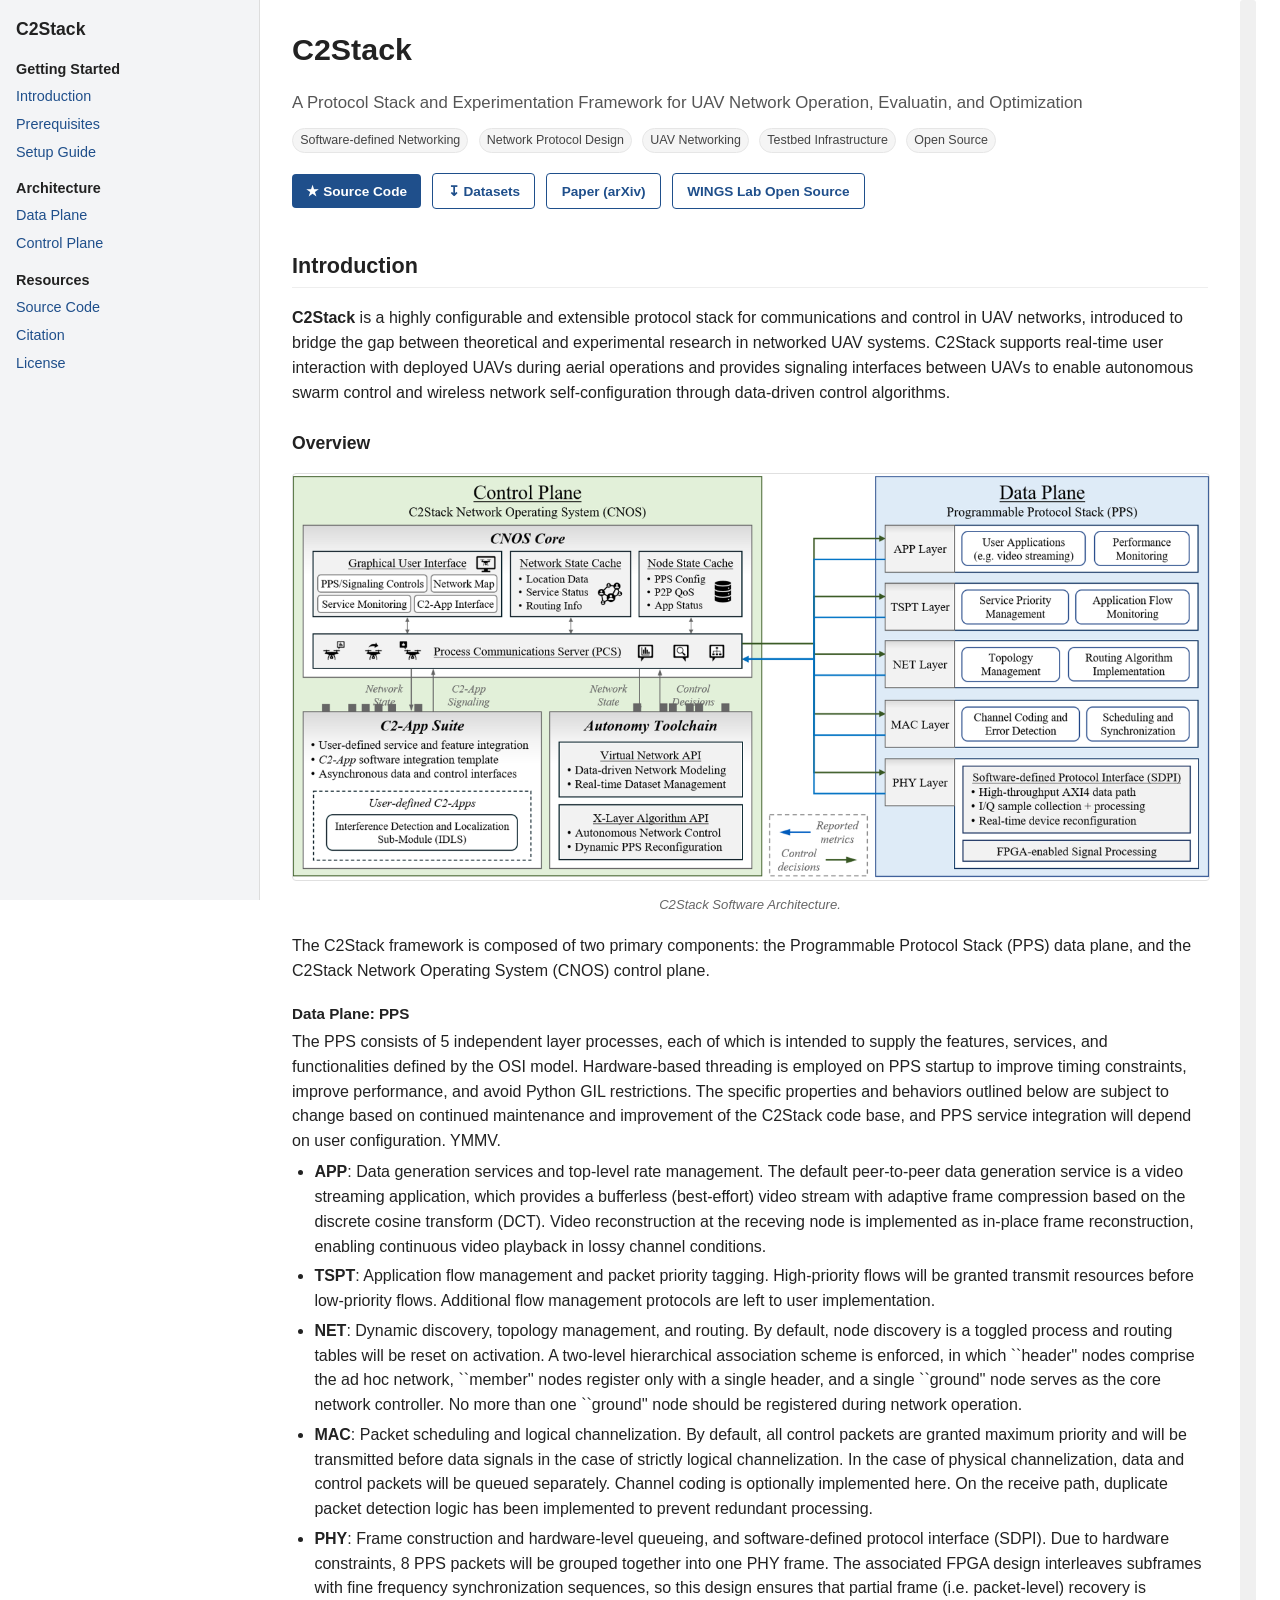
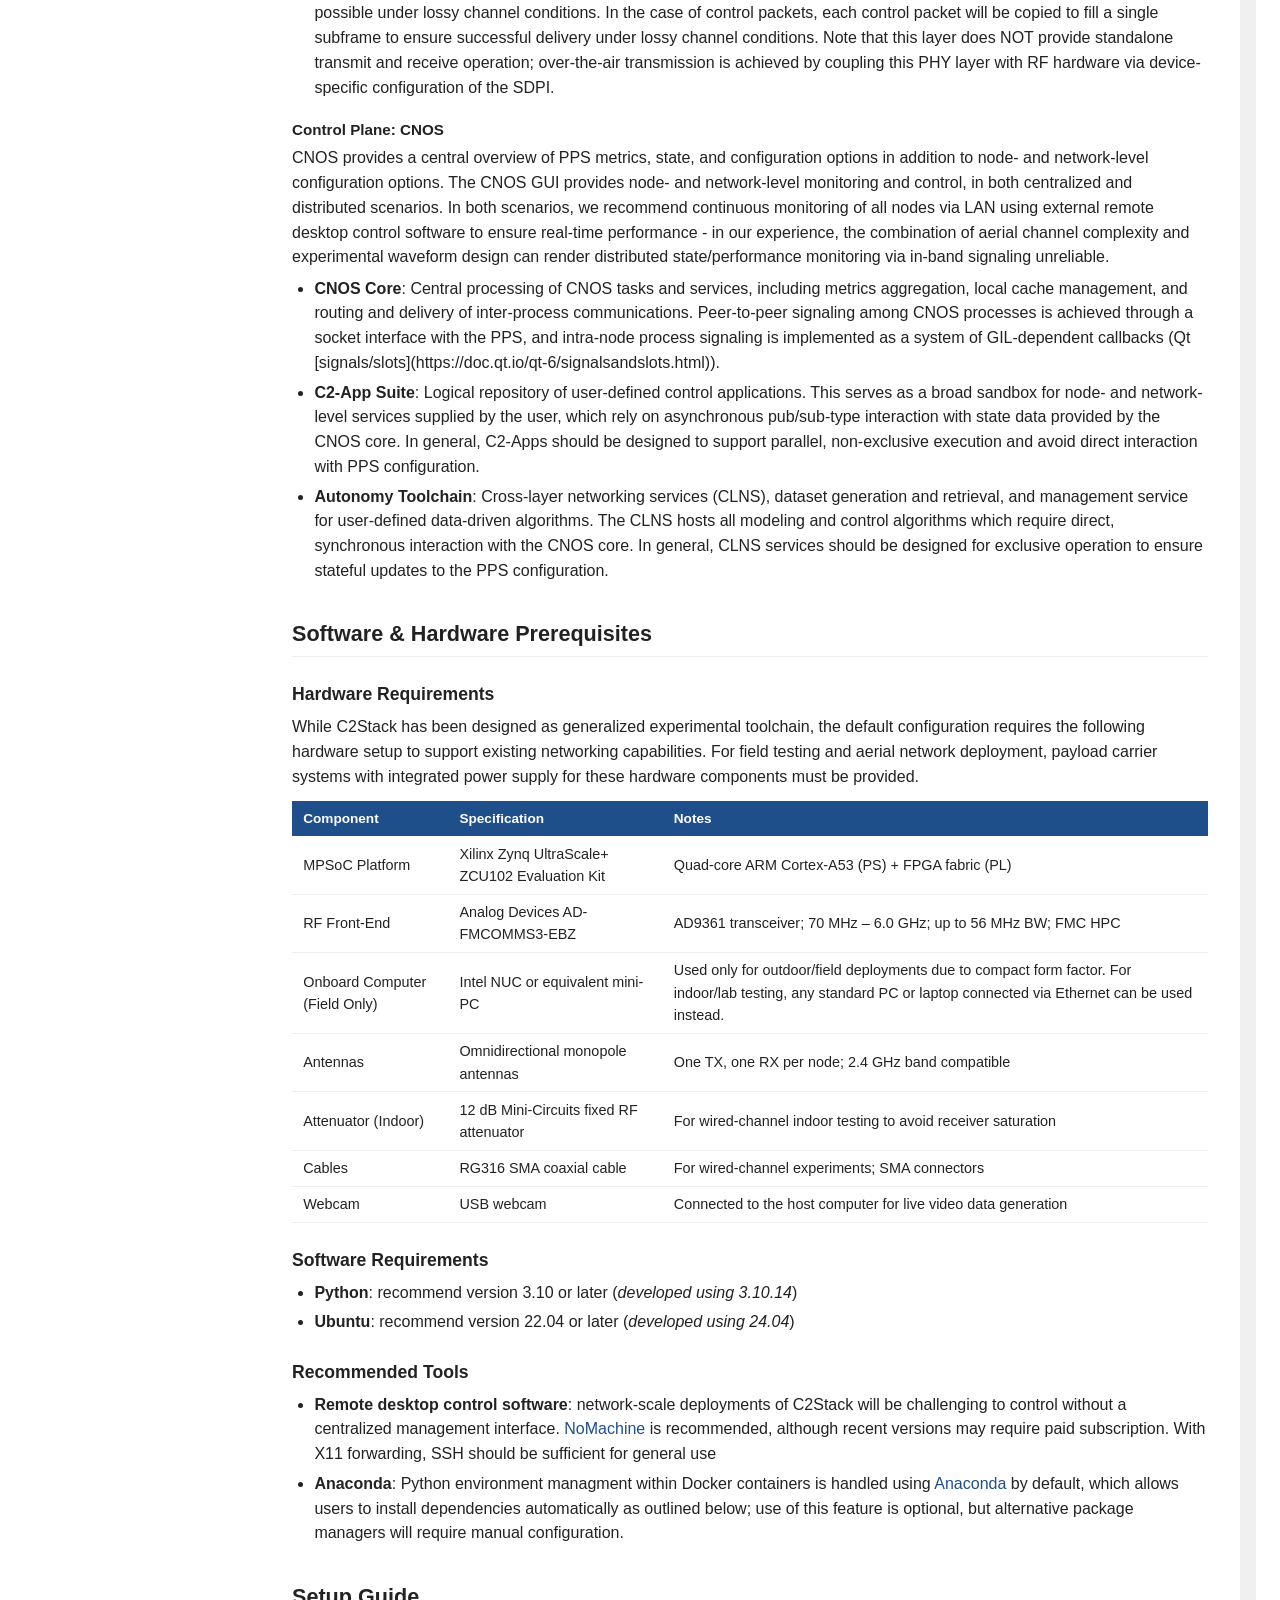
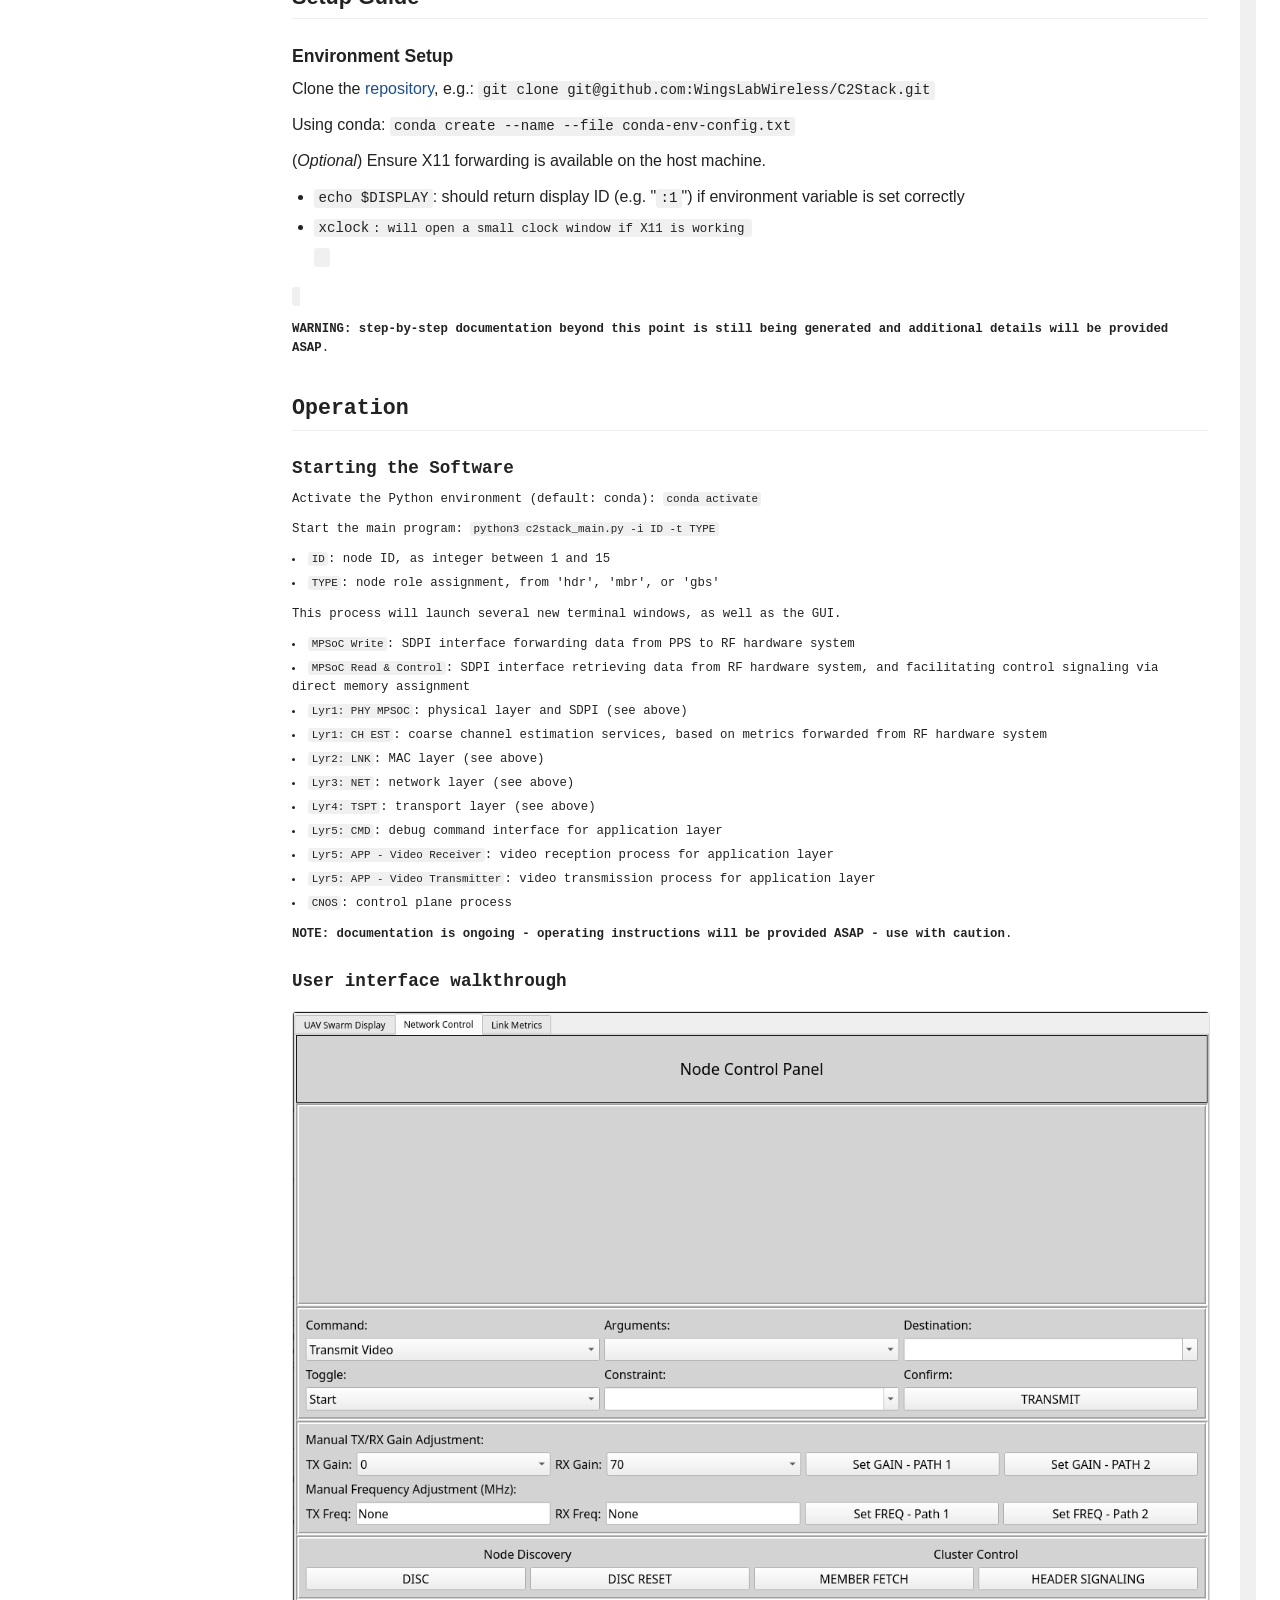
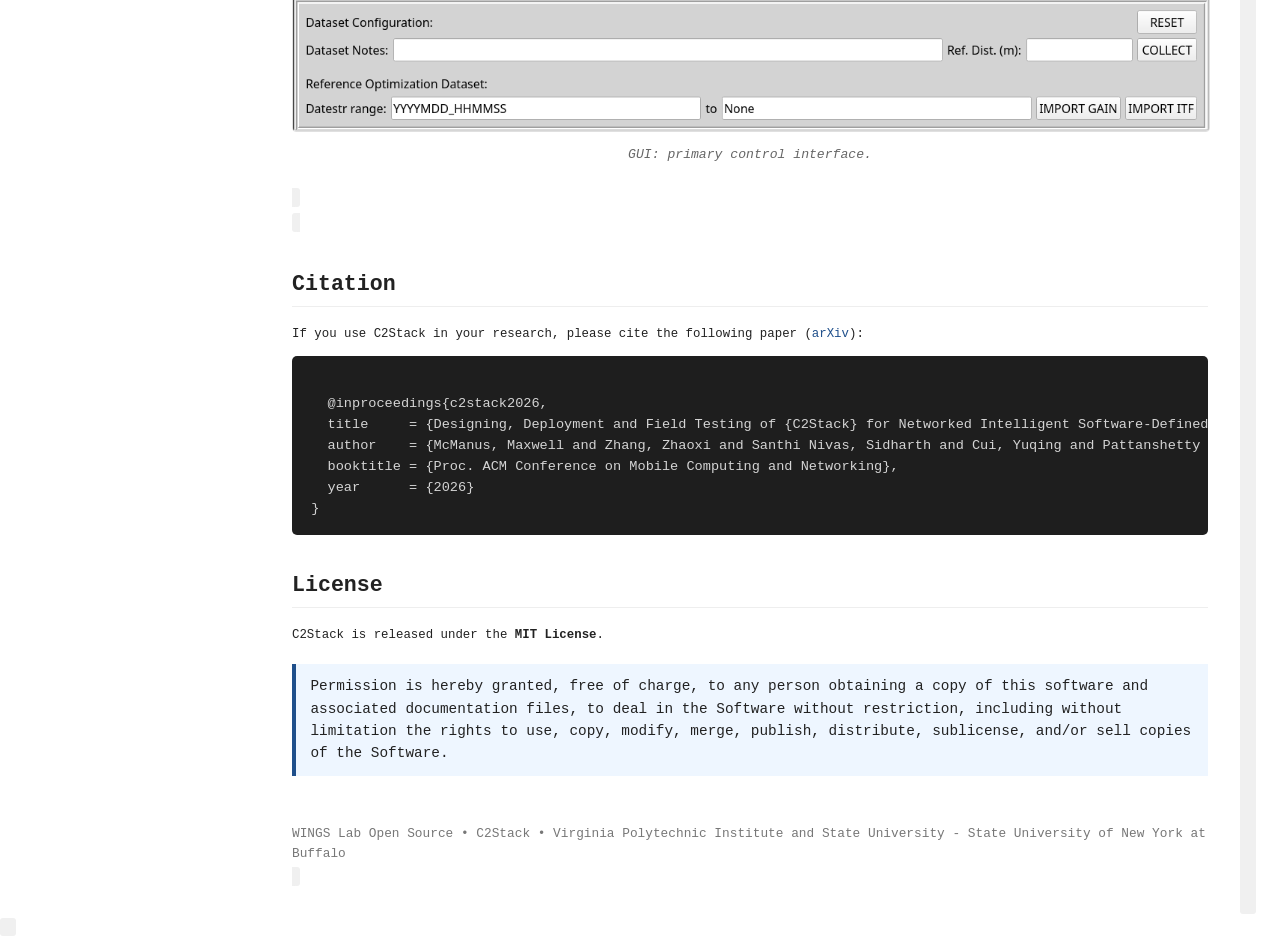
<file: c2stack.html>
<!DOCTYPE html>
<html lang="en">
<head>
  <meta charset="UTF-8" />
  <title>C2Stack | WINGS Lab Open Source</title>
  <meta name="viewport" content="width=device-width, initial-scale=1.0" />
  <style>
    body { margin:0; font-family:Arial, Helvetica, sans-serif; line-height:1.55; color:#222; }
    .layout { display:flex; min-height:100vh; }
    nav {
      width:260px; background:#f3f4f6; border-right:1px solid #ddd;
      padding:1rem; box-sizing:border-box; position:sticky; top:0;
      height:100vh; overflow-y:auto;
    }
    nav h1 { font-size:1.1rem; margin:0 0 .6rem 0; }
    nav ul { list-style:none; padding:0; margin:0; font-size:.9rem; }
    nav li.section-title { font-weight:bold; margin:.9rem 0 .3rem; }
    nav li { margin-bottom:.35rem; }
    nav a { color:#1f4f8b; text-decoration:none; }
    nav a:hover { text-decoration:underline; }
    nav a.sub { padding-left:1rem; font-size:.85rem; color:#4a6fa5; }
    main { flex:1; padding:1.6rem 2rem; box-sizing:border-box; max-width:980px; }
    main h1 { font-size:1.9rem; margin-top:0; }
    main h2 {
      font-size:1.35rem; margin-top:2.1rem;
      border-bottom:1px solid #eee; padding-bottom:.3rem;
    }
    main h3 { font-size:1.1rem; margin-top:1.5rem; margin-bottom:.3rem; }
    main h4 { font-size:.95rem; margin-top:1.1rem; margin-bottom:.3rem; }
    p { margin:.45rem 0 .7rem; }
    ul, ol { margin:.4rem 0 .9rem; padding-left:1.4rem; }
    li { margin-bottom:.3rem; }
    a { color:#1f4f8b; text-decoration:none; }
    a:hover { text-decoration:underline; }
    .pill {
      display:inline-block; font-size:.78rem; padding:.12rem .45rem;
      border-radius:999px; background:#f5f5f5; border:1px solid #e6e6e6;
      color:#444; margin-right:.35rem; margin-bottom:.25rem;
    }
    .note {
      background:#eef6ff; border-left:4px solid #1f4f8b;
      padding:.7rem .9rem; margin:1.2rem 0; font-size:.9rem;
    }
    .warning {
      background:#fff8f0; border-left:4px solid #c4600c;
      padding:.7rem .9rem; margin:1.2rem 0; font-size:.9rem;
    }
    .success {
      background:#f0faf4; border-left:4px solid #1a7a3a;
      padding:.7rem .9rem; margin:1.2rem 0; font-size:.9rem;
    }
    code {
      font-family:Consolas, Monaco, 'Courier New', monospace;
      font-size:.88em; background:#f0f0f0; padding:.1em .3em;
      border-radius:3px;
    }
    pre {
      background:#1e1e1e; color:#d4d4d4; padding:1rem 1.2rem;
      border-radius:5px; overflow-x:auto; font-size:.85rem;
      line-height:1.55; margin:.7rem 0 1.1rem;
    }
    pre code { background:none; padding:0; color:inherit; font-size:inherit; }
    table {
      width:100%; border-collapse:collapse; margin:.7rem 0 1.1rem;
      font-size:.9rem;
    }
    th {
      background:#1f4f8b; color:#fff; font-weight:bold; text-align:left;
      padding:.45rem .7rem; font-size:.85rem;
    }
    td { padding:.4rem .7rem; border-bottom:1px solid #eee; }
    tr:hover { background:#fafafa; }
    .img-placeholder {
      background:#f0f0f0; border:2px dashed #ccc; border-radius:5px;
      padding:2rem 1.2rem; text-align:center; color:#888;
      font-size:.85rem; margin:.8rem 0 1rem; font-style:italic;
    }
    .btn {
      display:inline-block; padding:.4rem .9rem; background:#1f4f8b;
      color:#fff; border-radius:4px; font-size:.85rem; font-weight:bold;
      text-decoration:none; margin-right:.4rem; margin-bottom:.4rem;
    }
    .btn:hover { background:#163d6e; text-decoration:none; }
    .btn-outline {
      background:transparent; color:#1f4f8b; border:1.5px solid #1f4f8b;
    }
    .btn-outline:hover { background:#eef6ff; }
    .fig { margin:1rem 0 1.2rem; text-align:center; }
    .fig img { max-width:100%; height:auto; border:1px solid #e0e0e0; border-radius:4px; }
    .fig .caption { font-size:.82rem; color:#666; margin-top:.4rem; font-style:italic; }
    @media (max-width:900px) {
      .layout { flex-direction:column; }
      nav { width:100%; height:auto; position:static; }
      main { padding:1rem; }
    }
  </style>
</head>

<body>
<div class="layout">
  <nav>
    <h1>C2Stack</h1>
    <ul>
      <li class="section-title">Getting Started</li>
      <li><a href="#introduction">Introduction</a></li>
      <li><a href="#prerequisites">Prerequisites</a></li>
      <li><a href="#setup">Setup Guide</a></li>

      <li class="section-title">Architecture</li>
      <li><a href="#container">Data Plane</a></li>
      <li><a href="#channel">Control Plane</a></li>

      
      <!--
      <li class="section-title">Transceiver Chain</li>
      <li><a href="#tx-chain">Transmitter Chain</a></li>
      <li><a class="sub" href="#tx-data-gen">Data Generation</a></li>
      <li><a class="sub" href="#tx-packet-assembly">Packet Assembly</a></li>
      <li><a class="sub" href="#tx-symbol-mapping">Symbol Mapping</a></li>
      <li><a class="sub" href="#tx-pilot-insertion">Pilot Insertion</a></li>
      <li><a class="sub" href="#tx-spreading">Spreading</a></li>
      <li><a class="sub" href="#tx-pulse-shaping">Pulse Shaping &amp; RF</a></li>
      <li><a href="#rx-chain">Receiver Chain</a></li>
      <li><a class="sub" href="#rx-agc">Gain Control</a></li>
      <li><a class="sub" href="#rx-matched-filter">Matched Filtering</a></li>
      <li><a class="sub" href="#rx-cfo">CFO Estimation</a></li>
      <li><a class="sub" href="#rx-frame-detect">Frame Detection</a></li>
      <li><a class="sub" href="#rx-channel-eq">Channel Equalization</a></li>
      <li><a class="sub" href="#rx-despreading">Despreading</a></li>
      <li><a class="sub" href="#rx-demod">Demodulation</a></li>
      -->



      <li class="section-title">Resources</li>
      <!-- 
      <li><a href="#dataset">Datasets</a></li>
      -->
      <li><a href="#source-code">Source Code</a></li>
      <li><a href="#citation">Citation</a></li>
      <li><a href="#license">License</a></li>
    </ul>
  </nav>

  <main>
    <header>
      <h1>C2Stack</h1>
      <p style="margin-top:-.2rem; color:#555; font-size:1.05rem;">A Protocol Stack and Experimentation Framework for UAV Network Operation, Evaluatin, and Optimization</p>
      <div>
        <span class="pill">Software-defined Networking</span>
        <span class="pill">Network Protocol Design</span>
        <span class="pill">UAV Networking</span>
        <span class="pill">Testbed Infrastructure</span>
        <span class="pill">Open Source</span>
      </div>
      <div style="margin-top:1rem;">
        <a class="btn" href="https://github.com/WingsLabWireless/C2Stack" target="_blank">&#9733; Source Code</a>
        <a class="btn btn-outline" href="https://github.com/WingsLabWireless/C2Stack/tree/main/datasets" target="_blank">&#8615; Datasets</a>
        <a class="btn btn-outline" href="https://arxiv.org/abs/2608.28854" target="_blank">Paper (arXiv)</a> 
        <a class="btn btn-outline" href="https://wingslabwireless.github.io/opensource">WINGS Lab Open Source</a>

      </div>
    </header>


      <!-- 
      <div class="fig"><img src="images/fig1_architecture.png" alt="BenchLink software-hardware partitioning and co-design architecture"><div class="caption">Software-hardware partitioning and co-design architecture of BenchLink. Components marked with * are custom designed.</div></div>
      <div class="fig"><img src="images/fig10_drone.png" alt="Heavy-duty drone with BenchLink module"><div class="caption">Heavy-duty drone with integrated BenchLink module for air-to-air communication experiments.</div></div>
      -->
    
    <section id="introduction"><h2>Introduction</h2>
      <p>
        <strong>C2Stack</strong> is a highly configurable and extensible protocol stack for communications and control in UAV networks, 
        introduced to bridge the gap between theoretical and experimental research in networked UAV systems. 
        C2Stack supports real-time user interaction with deployed UAVs during aerial operations 
        and provides signaling interfaces between UAVs to enable autonomous swarm control and 
        wireless network self-configuration through data-driven control algorithms.
      </p>

      <h3>Overview</h3>

      <div class="fig"><img src="images/c2stack_software_arch.png" alt="software_architecture">
        <div class="caption">C2Stack Software Architecture.</div>
      </div>

      The C2Stack framework is composed of two primary components: the Programmable Protocol Stack (PPS) data plane, and the C2Stack Network Operating System (CNOS) control plane. 

      <h4>Data Plane: PPS</h4>
      The PPS consists of 5 independent layer processes, each of which is intended to supply the features, services, and functionalities defined by the OSI model. Hardware-based threading is employed on PPS 
      startup to improve timing constraints, improve performance, and avoid Python GIL restrictions. The specific properties and behaviors outlined below are subject to change based on continued maintenance and 
      improvement of the C2Stack code base, and PPS service integration will depend on user configuration. YMMV. 
      <ul>
      <li><strong>APP</strong>: Data generation services and top-level rate management. The default peer-to-peer data generation service is a video streaming application, which provides a bufferless (best-effort) 
          video stream with adaptive frame compression based on the discrete cosine transform (DCT). Video reconstruction at the receving node is implemented as in-place frame reconstruction, enabling continuous 
          video playback in lossy channel conditions. 
          </li>
      <li><strong>TSPT</strong>: Application flow management and packet priority tagging. High-priority flows will be granted transmit resources before low-priority flows. Additional flow management protocols are left 
          to user implementation.  
          </li>
      <li><strong>NET</strong>: Dynamic discovery, topology management, and routing. By default, node discovery is a toggled process and routing tables will be reset on activation. A two-level hierarchical association 
          scheme is enforced, in which ``header'' nodes comprise the ad hoc network, ``member'' nodes register only with a single header, and a single ``ground'' node serves as the core network controller. No more than 
          one ``ground'' node should be registered during network operation. 
          </li>
      <li><strong>MAC</strong>: Packet scheduling and logical channelization. By default, all control packets are granted maximum priority and will be transmitted before data signals in the case of strictly logical 
          channelization. In the case of physical channelization, data and control packets will be queued separately. Channel coding is optionally implemented here. On the receive path, duplicate packet detection 
          logic has been implemented to prevent redundant processing. 
          </li>
      <li><strong>PHY</strong>: Frame construction and hardware-level queueing, and software-defined protocol interface (SDPI). Due to hardware constraints, 8 PPS packets will be grouped together into one PHY frame. 
          The associated FPGA design interleaves subframes with fine frequency synchronization sequences, so this design ensures that partial frame (i.e. packet-level) recovery is possible under lossy channel conditions. 
          In the case of control packets, each control packet will be copied to fill a single subframe to ensure successful delivery under lossy channel conditions. Note that this layer does NOT provide standalone 
          transmit and receive operation; over-the-air transmission is achieved by coupling this PHY layer with RF hardware via device-specific configuration of the SDPI. 
          </li>
    </ul>
      
    <h4>Control Plane: CNOS</h4>
    CNOS provides a central overview of PPS metrics, state, and configuration options in addition to node- and network-level configuration options. The CNOS GUI provides node- and network-level monitoring and 
    control, in both centralized and distributed scenarios. In both scenarios, we recommend continuous monitoring of all nodes via LAN using external remote desktop control software to ensure real-time performance - in our experience, 
    the combination of aerial channel complexity and experimental waveform design can render distributed state/performance monitoring via in-band signaling unreliable. 
      <ul>
      <li><strong>CNOS Core</strong>: Central processing of CNOS tasks and services, including metrics aggregation, local cache management, and routing and delivery of inter-process communications. Peer-to-peer signaling among 
          CNOS processes is achieved through a socket interface with the PPS, and intra-node process signaling is implemented as a system of GIL-dependent callbacks (Qt [signals/slots](https://doc.qt.io/qt-6/signalsandslots.html)). 
          </li>
      <li><strong>C2-App Suite</strong>: Logical repository of user-defined control applications. This serves as a broad sandbox for node- and network-level services supplied by the user, which rely on asynchronous 
          pub/sub-type interaction with state data provided by the CNOS core. In general, C2-Apps should be designed to support parallel, non-exclusive execution and avoid direct interaction with PPS configuration.    
          </li>
      <li><strong>Autonomy Toolchain</strong>: Cross-layer networking services (CLNS), dataset generation and retrieval, and management service for user-defined data-driven algorithms. The CLNS hosts all modeling and control 
          algorithms which require direct, synchronous interaction with the CNOS core. In general, CLNS services should be designed for exclusive operation to ensure stateful updates to the PPS configuration. 
          </li>
    </ul>

      
</section>

<section id="prerequisites"><h2>Software &amp; Hardware Prerequisites</h2>
<h3>Hardware Requirements</h3>
  <p>
    While C2Stack has been designed as generalized experimental toolchain, the default configuration requires the following hardware setup to support existing networking capabilities. 
    For field testing and aerial network deployment, payload carrier systems with integrated power supply for these hardware components must be provided. 
  </p>


  <table><thead><tr>  <th>Component</th>  <th>Specification</th>  <th>Notes</th>  </tr></thead>
    <tbody><tr><td>MPSoC Platform</td><td>Xilinx Zynq UltraScale+ ZCU102 Evaluation Kit</td><td>Quad-core ARM Cortex-A53 (PS) + FPGA fabric (PL)</td></tr>
      <tr><td>RF Front-End</td><td>Analog Devices AD-FMCOMMS3-EBZ</td><td>AD9361 transceiver; 70 MHz – 6.0 GHz; up to 56 MHz BW; FMC HPC</td></tr>
      <tr><td>Onboard Computer (Field Only)</td><td>Intel NUC or equivalent mini-PC</td><td>Used only for outdoor/field deployments due to compact form factor. For indoor/lab testing, any standard PC or laptop connected via Ethernet can be used instead.</td></tr>
      <tr><td>Antennas</td><td>Omnidirectional monopole antennas</td><td>One TX, one RX per node; 2.4 GHz band compatible</td></tr>
      <tr><td>Attenuator (Indoor)</td><td>12 dB Mini-Circuits fixed RF attenuator</td><td>For wired-channel indoor testing to avoid receiver saturation</td></tr>
      <tr><td>Cables</td><td>RG316 SMA coaxial cable</td><td>For wired-channel experiments; SMA connectors</td></tr>
      <tr><td>Webcam</td><td>USB webcam</td><td>Connected to the host computer for live video data generation</td></tr>
    </tbody>
  </table>


  
<h3>Software Requirements</h3>
<ul>
  <li>
    <strong>Python</strong>: recommend version 3.10 or later (<i>developed using 3.10.14</i>) 
  </li>
  <li>
    <strong>Ubuntu</strong>: recommend version 22.04 or later (<i>developed using 24.04</i>)
  </li>
</ul>
  
<!-- <div class="note">
  <strong>Alternate configurations:</strong> While only the development configuration has been tested, the simplicity of the SimAgent source code may 
  enable successful deployment on unlisted or untested configurations. If you are already using a combination of Docker and Python on a Linux-based OS 
  for your own research, we recommend testing the source code directly and sharing your experience with us via GitHub. 
</div> -->


<h3>Recommended Tools</h3>
<ul>
  <li>
    <strong>Remote desktop control software</strong>: network-scale deployments of C2Stack will be challenging to control without a centralized management interface. 
    <a target="_blank" rel="noopener noreferrer" href="https://www.nomachine.com/">NoMachine</a> is recommended, although recent versions may require paid subscription. 
    With X11 forwarding, SSH should be sufficient for general use 
  </li>
  <li>
    <strong>Anaconda</strong>: Python environment managment within Docker containers is handled using
    <a target="_blank" rel="noopener noreferrer" href="https://www.anaconda.com/docs/main">Anaconda</a> by default, which allows users to install dependencies automatically as outlined below; 
    use of this feature is optional, but alternative package managers will require manual configuration. 
  </li>
</ul>

<section id="setup"><h2>Setup Guide</h2>
<h3>Environment Setup</h3>
  <p>
    Clone the <a target="_blank" rel="noopener noreferrer" href="https://github.com/WingsLabWireless/C2Stack.git">repository</a>, e.g.: <code>git clone git@github.com:WingsLabWireless/C2Stack.git</code>
  </p>
  <p>
    Using conda: <code>conda create --name <env> --file conda-env-config.txt</code>
  </p>
  <p>
    (<i>Optional</i>) Ensure X11 forwarding is available on the host machine. 
    <ul>
      <li>
        <code>echo $DISPLAY</code>: should return display ID (e.g. "<code>:1</code>") if environment variable is set correctly 
      </li>
      <li>
        <code>xclock<code>: will open a small clock window if X11 is working 
      </li>
    </ul>
  </p>

  <p>
    <strong>WARNING: step-by-step documentation beyond this point is still being generated and additional details will be provided ASAP</strong>. 
  </p>


<section id="setup"><h2>Operation</h2>
<h3>Starting the Software</h3>
  <p>
    Activate the Python environment (default: conda): <code>conda activate <env> </code>
  </p>
  <p>
    Start the main program: <code>python3 c2stack_main.py -i ID -t TYPE </code>
      <li><code>ID</code>: node ID, as integer between 1 and 15 </li>
      <li><code>TYPE</code>: node role assignment, from 'hdr', 'mbr', or 'gbs' </li>
  </p>
  <p>
    This process will launch several new terminal windows, as well as the GUI. 
      <li><code>MPSoC Write</code>: SDPI interface forwarding data from PPS to RF hardware system </li>
      <li><code>MPSoC Read & Control</code>: SDPI interface retrieving data from RF hardware system, and facilitating control signaling via direct memory assignment </li>
      <li><code>Lyr1: PHY MPSOC</code>: physical layer and SDPI (see above) </li>
      <li><code>Lyr1: CH EST</code>: coarse channel estimation services, based on metrics forwarded from RF hardware system </li>
      <li><code>Lyr2: LNK</code>: MAC layer (see above) </li>
      <li><code>Lyr3: NET</code>: network layer (see above) </li>
      <li><code>Lyr4: TSPT</code>: transport layer (see above) </li>
      <li><code>Lyr5: CMD</code>: debug command interface for application layer </li>
      <li><code>Lyr5: APP - Video Receiver</code>: video reception process for application layer </li>
      <li><code>Lyr5: APP - Video Transmitter</code>: video transmission process for application layer </li>
      <li><code>CNOS</code>: control plane process </li>
  </p>

  <p>
    <strong>NOTE: documentation is ongoing - operating instructions will be provided ASAP - use with caution</strong>. 
  </p>


  <h3>User interface walkthrough</h3>
  <div class="fig"><img src="images/c2stack_gui_control.png" alt="gui_control">
    <div class="caption">GUI: primary control interface.</div>
  </div>




  
</section>




</section>
    

<section id="citation"><h2>Citation</h2><p>If you use C2Stack in your research, please cite the following paper (<a href="https://arxiv.org/abs/2608.28854">arXiv</a>):</p><pre><code>
  @inproceedings{c2stack2026,
  title     = {Designing, Deployment and Field Testing of {C2Stack} for Networked Intelligent Software-Defined {UAV}s},
  author    = {McManus, Maxwell and Zhang, Zhaoxi and Santhi Nivas, Sidharth and Cui, Yuqing and Pattanshetty Vasanth Kumar, Prem Sagar and Zhao, Chenzhi and Mastronarde, Nicholas and Sklivanitis, George and Pados, Dimitris A. and Bentley, Elizabeth Serena and Guan, Zhangyu},
  booktitle = {Proc. ACM Conference on Mobile Computing and Networking},
  year      = {2026}
}</code></pre>
</section>

<section id="license"><h2>License</h2><p>C2Stack is released under the <strong>MIT License</strong>.</p><div class="note">
  Permission is hereby granted, free of charge, to any person obtaining a copy of this software and associated documentation files, 
  to deal in the Software without restriction, including without limitation the rights to use, copy, modify, merge, publish, distribute, sublicense, and/or sell copies of the Software.</div></section>

<footer style="margin-top:3rem; font-size:.8rem; color:#777;">
  WINGS Lab Open Source &bull; C2Stack &bull; Virginia Polytechnic Institute and State University - State University of New York at Buffalo 

</footer>
</main>
</div>
</body>
</html>
</file>
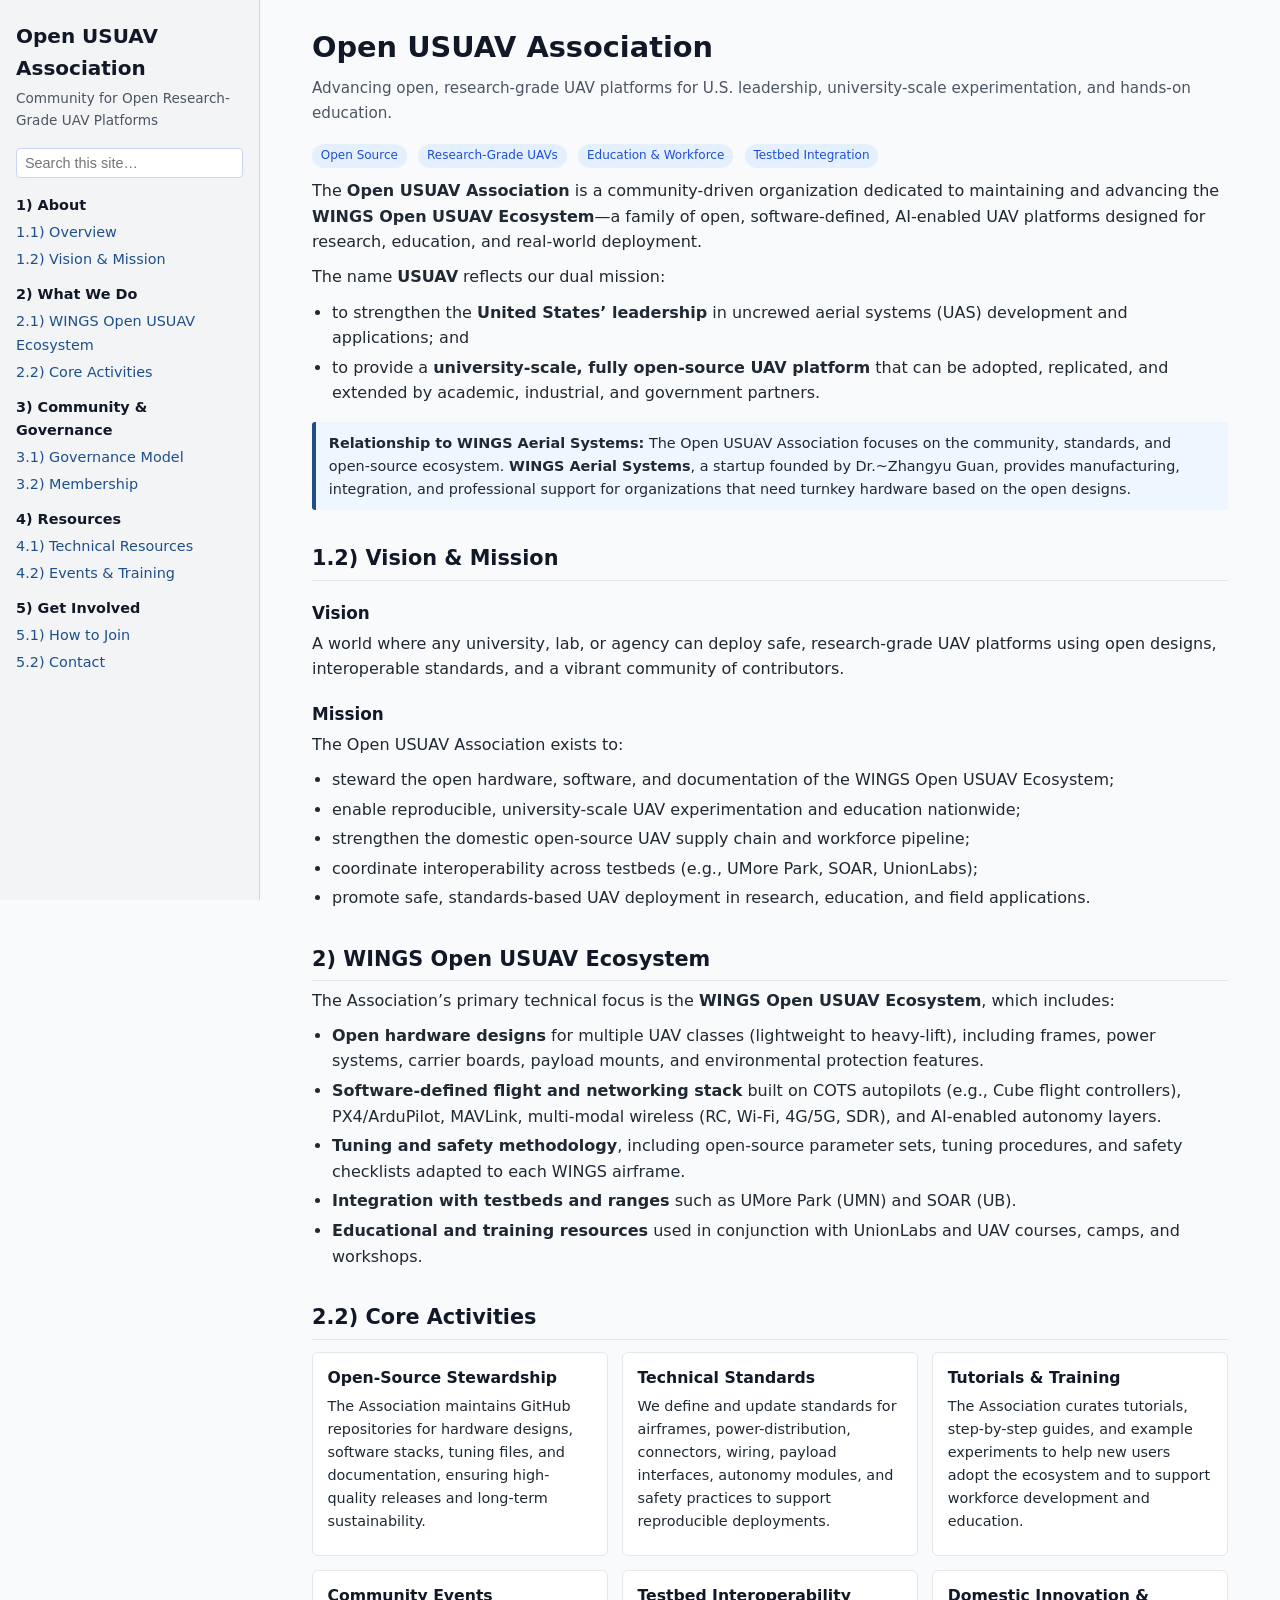
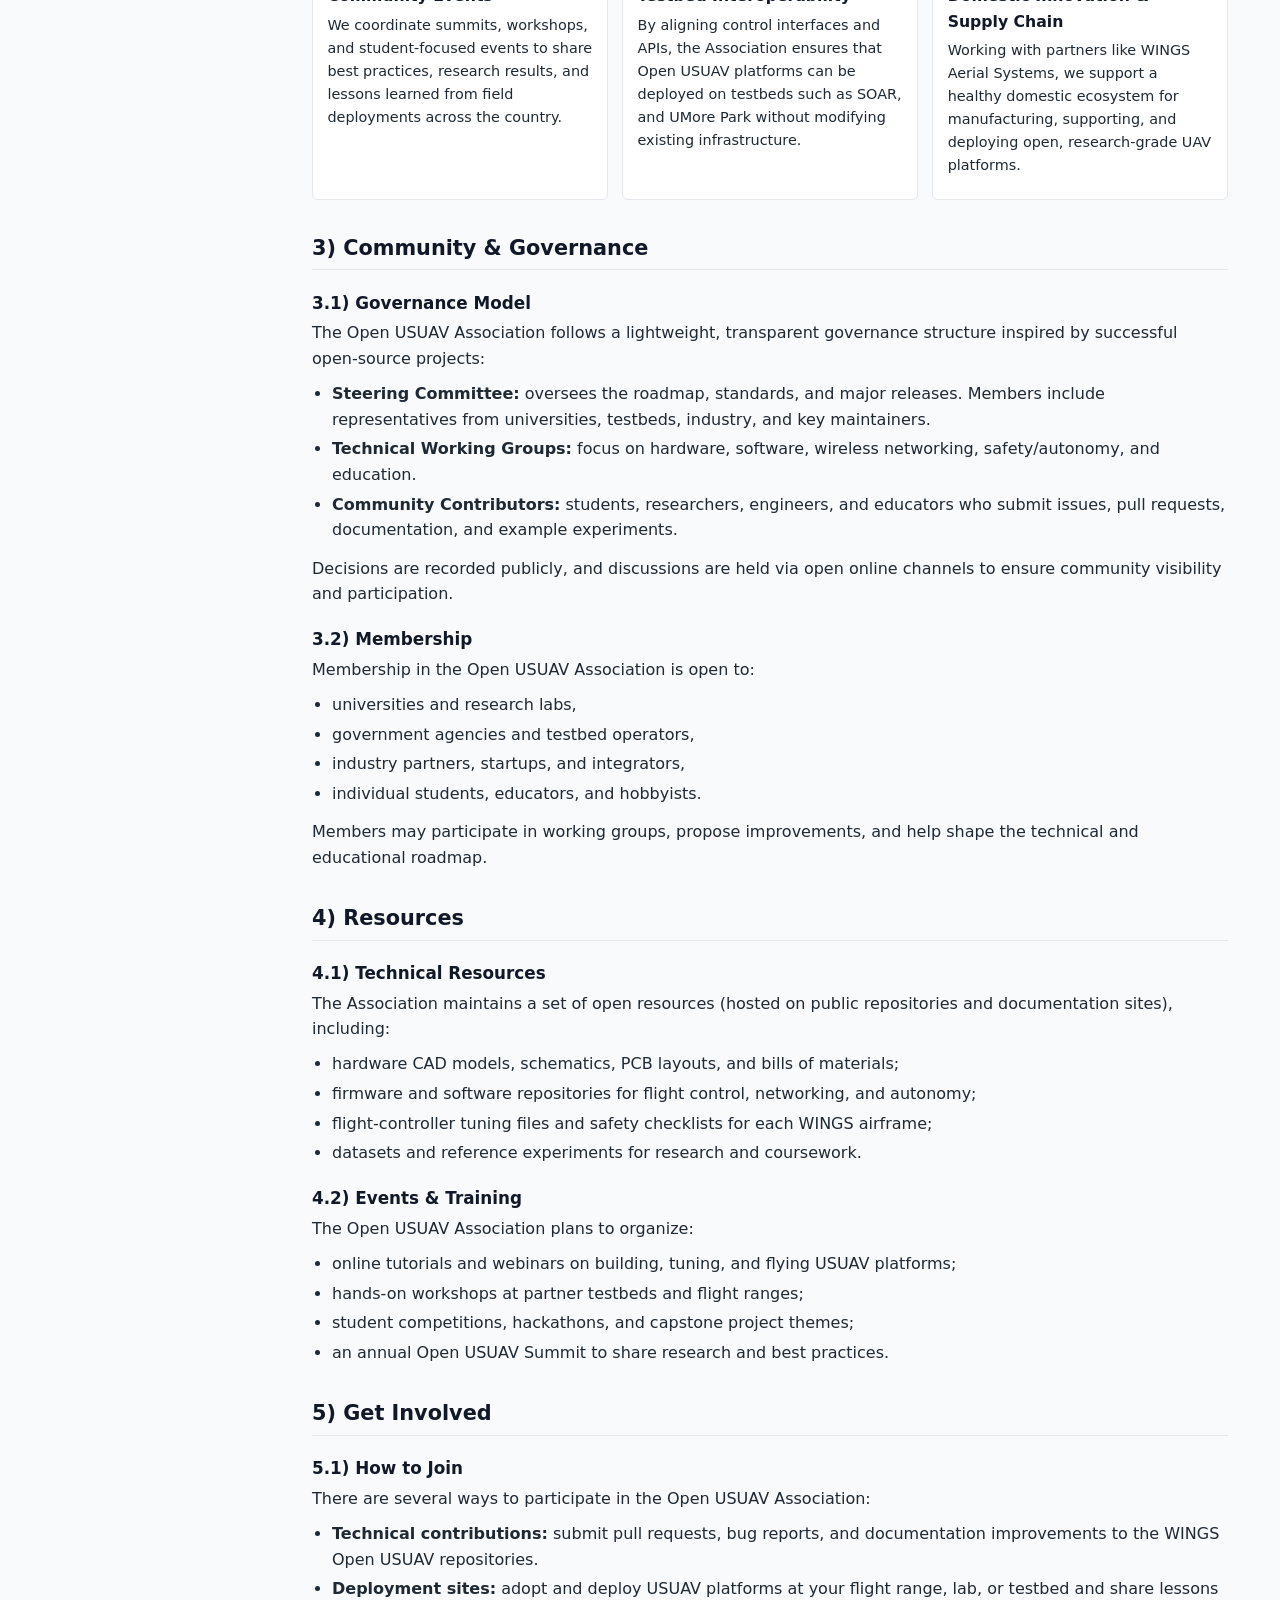
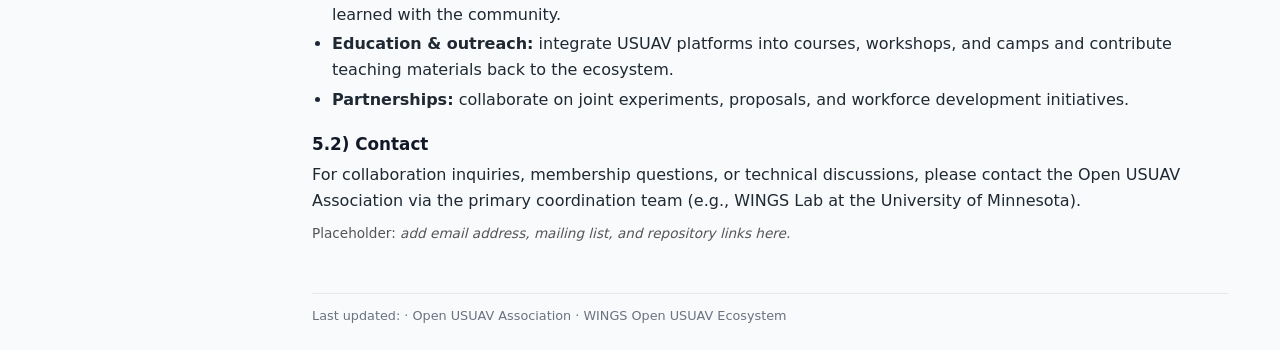
<file: open-usuav-association.html>
<!DOCTYPE html>
<html lang="en">
<head>
  <meta charset="UTF-8" />
  <title>Open USUAV Association</title>
  <meta name="viewport" content="width=device-width, initial-scale=1.0" />

  <style>
    :root {
      font-family: system-ui, -apple-system, BlinkMacSystemFont, "Segoe UI",
        Roboto, Helvetica, Arial, sans-serif;
      color-scheme: light;
    }

    body {
      margin: 0;
      color: #1f2933;
      background-color: #f9fafb;
      line-height: 1.6;
    }

    .layout {
      display: flex;
      min-height: 100vh;
    }

    /* Sidebar */
    nav {
      width: 260px;
      background-color: #f3f4f6;
      border-right: 1px solid #d0d7de;
      padding: 1.25rem 1rem;
      box-sizing: border-box;
      position: sticky;
      top: 0;
      height: 100vh;
      overflow-y: auto;
    }

    nav h1 {
      font-size: 1.25rem;
      margin: 0 0 0.25rem;
      color: #111827;
    }

    nav .subtitle {
      font-size: 0.85rem;
      color: #4b5563;
      margin-bottom: 1rem;
    }

    nav .search-box {
      margin-bottom: 1rem;
    }

    nav .search-box input {
      width: 100%;
      padding: 0.4rem 0.5rem;
      font-size: 0.9rem;
      box-sizing: border-box;
      border-radius: 4px;
      border: 1px solid #cbd5f5;
      outline: none;
    }

    nav .search-box input:focus {
      border-color: #2563eb;
      box-shadow: 0 0 0 1px rgba(37, 99, 235, 0.25);
    }

    nav ul {
      list-style: none;
      padding-left: 0;
      margin: 0;
      font-size: 0.9rem;
    }

    nav li {
      margin-bottom: 0.25rem;
    }

    nav li.section-title {
      font-weight: 600;
      margin-top: 0.75rem;
      margin-bottom: 0.25rem;
      color: #111827;
    }

    nav a {
      color: #1f4f8b;
      text-decoration: none;
    }

    nav a:hover {
      text-decoration: underline;
    }

    /* Main content */
    main {
      flex: 1;
      padding: 1.5rem 2rem;
      box-sizing: border-box;
      max-width: 980px;
      margin: 0 auto;
    }

    main h1 {
      font-size: 1.8rem;
      margin-top: 0;
      margin-bottom: 0.4rem;
      color: #111827;
    }

    main h2 {
      font-size: 1.3rem;
      margin-top: 2rem;
      margin-bottom: 0.4rem;
      border-bottom: 1px solid #e5e7eb;
      padding-bottom: 0.25rem;
      color: #111827;
    }

    main h3 {
      font-size: 1.05rem;
      margin-top: 1.2rem;
      margin-bottom: 0.25rem;
      color: #111827;
    }

    p {
      margin-top: 0.25rem;
      margin-bottom: 0.6rem;
    }

    ul {
      margin-top: 0.25rem;
      margin-bottom: 0.8rem;
      padding-left: 1.25rem;
    }

    li {
      margin-bottom: 0.25rem;
    }

    .tagline {
      font-size: 0.95rem;
      color: #4b5563;
      margin-bottom: 1rem;
    }

    .pill {
      display: inline-block;
      padding: 0.15rem 0.55rem;
      font-size: 0.75rem;
      border-radius: 999px;
      background-color: #e5f0ff;
      color: #1d4ed8;
      margin-right: 0.4rem;
      margin-bottom: 0.4rem;
    }

    .note {
      background-color: #eef6ff;
      border-left: 4px solid #1f4f8b;
      padding: 0.6rem 0.8rem;
      margin: 1rem 0;
      font-size: 0.9rem;
      border-radius: 3px;
    }

    .card-grid {
      display: grid;
      grid-template-columns: repeat(auto-fit, minmax(220px, 1fr));
      gap: 0.9rem;
      margin: 0.75rem 0 1rem;
    }

    .card {
      background-color: white;
      border-radius: 6px;
      border: 1px solid #e5e7eb;
      padding: 0.75rem 0.9rem;
      box-sizing: border-box;
      font-size: 0.9rem;
    }

    .card h3 {
      margin-top: 0;
      margin-bottom: 0.35rem;
      font-size: 0.98rem;
    }

    .small {
      font-size: 0.85rem;
      color: #555;
    }

    footer {
      margin-top: 3rem;
      font-size: 0.8rem;
      color: #6b7280;
      border-top: 1px solid #e5e7eb;
      padding-top: 0.75rem;
    }

    @media (max-width: 800px) {
      .layout {
        flex-direction: column;
      }
      nav {
        width: 100%;
        height: auto;
        position: static;
      }
      main {
        padding: 1rem;
      }
    }
  </style>
</head>
<body>
  <div class="layout">
    <nav>
      <h1>Open USUAV Association</h1>
      <div class="subtitle">Community for Open Research-Grade UAV Platforms</div>

      <div class="search-box">
        <!-- Placeholder search box (no JS yet) -->
        <input type="text" placeholder="Search this site…" />
      </div>

      <ul>
        <li class="section-title">1) About</li>
        <li><a href="#about">1.1) Overview</a></li>
        <li><a href="#vision-mission">1.2) Vision & Mission</a></li>

        <li class="section-title">2) What We Do</li>
        <li><a href="#ecosystem">2.1) WINGS Open USUAV Ecosystem</a></li>
        <li><a href="#activities">2.2) Core Activities</a></li>

        <li class="section-title">3) Community & Governance</li>
        <li><a href="#governance">3.1) Governance Model</a></li>
        <li><a href="#membership">3.2) Membership</a></li>

        <li class="section-title">4) Resources</li>
        <li><a href="#resources">4.1) Technical Resources</a></li>
        <li><a href="#events">4.2) Events & Training</a></li>

        <li class="section-title">5) Get Involved</li>
        <li><a href="#join">5.1) How to Join</a></li>
        <li><a href="#contact">5.2) Contact</a></li>
      </ul>
    </nav>

    <main>
      <!-- 1) ABOUT -->
      <section id="about">
        <h1>Open USUAV Association</h1>
        <p class="tagline">
          Advancing open, research-grade UAV platforms for U.S. leadership, university-scale experimentation, and hands-on education.
        </p>

        <div>
          <span class="pill">Open Source</span>
          <span class="pill">Research-Grade UAVs</span>
          <span class="pill">Education & Workforce</span>
          <span class="pill">Testbed Integration</span>
        </div>

        <p>
          The <strong>Open USUAV Association</strong> is a community-driven organization dedicated to maintaining and
          advancing the <strong>WINGS Open USUAV Ecosystem</strong>—a family of open, software-defined, AI-enabled UAV
          platforms designed for research, education, and real-world deployment.
        </p>
        <p>
          The name <strong>USUAV</strong> reflects our dual mission:
        </p>
        <ul>
          <li>
            to strengthen the <strong>United States’ leadership</strong> in uncrewed aerial systems (UAS) development and applications; and
          </li>
          <li>
            to provide a <strong>university-scale, fully open-source UAV platform</strong> that can be adopted, replicated, and extended by
            academic, industrial, and government partners.
          </li>
        </ul>

        <div class="note">
          <strong>Relationship to WINGS Aerial Systems:</strong>
          The Open USUAV Association focuses on the community, standards, and open-source ecosystem.
          <strong>WINGS Aerial Systems</strong>, a startup founded by Dr.~Zhangyu Guan, provides manufacturing, integration,
          and professional support for organizations that need turnkey hardware based on the open designs.
        </div>
      </section>

      <section id="vision-mission">
        <h2>1.2) Vision & Mission</h2>
        <h3>Vision</h3>
        <p>
          A world where any university, lab, or agency can deploy safe, research-grade UAV platforms
          using open designs, interoperable standards, and a vibrant community of contributors.
        </p>

        <h3>Mission</h3>
        <p>
          The Open USUAV Association exists to:
        </p>
        <ul>
          <li>steward the open hardware, software, and documentation of the WINGS Open USUAV Ecosystem;</li>
          <li>enable reproducible, university-scale UAV experimentation and education nationwide;</li>
          <li>strengthen the domestic open-source UAV supply chain and workforce pipeline;</li>
          <li>coordinate interoperability across testbeds (e.g., UMore Park, SOAR, UnionLabs);</li>
          <li>promote safe, standards-based UAV deployment in research, education, and field applications.</li>
        </ul>
      </section>

      <!-- 2) WHAT WE DO -->
      <section id="ecosystem">
        <h2>2) WINGS Open USUAV Ecosystem</h2>
        <p>
          The Association’s primary technical focus is the <strong>WINGS Open USUAV Ecosystem</strong>, which includes:
        </p>
        <ul>
          <li>
            <strong>Open hardware designs</strong> for multiple UAV classes (lightweight to heavy-lift), including frames,
            power systems, carrier boards, payload mounts, and environmental protection features.
          </li>
          <li>
            <strong>Software-defined flight and networking stack</strong> built on COTS autopilots (e.g., Cube flight controllers),
            PX4/ArduPilot, MAVLink, multi-modal wireless (RC, Wi-Fi, 4G/5G, SDR), and AI-enabled autonomy layers.
          </li>
          <li>
            <strong>Tuning and safety methodology</strong>, including open-source parameter sets, tuning procedures, and
            safety checklists adapted to each WINGS airframe.
          </li>
          <li>
            <strong>Integration with testbeds and ranges</strong> such as UMore Park (UMN) and SOAR (UB).
          </li>
          <li>
            <strong>Educational and training resources</strong> used in conjunction with UnionLabs and UAV courses, camps, and workshops.
          </li>
        </ul>
      </section>

      <section id="activities">
        <h2>2.2) Core Activities</h2>

        <div class="card-grid">
          <div class="card">
            <h3>Open-Source Stewardship</h3>
            <p>
              The Association maintains GitHub repositories for hardware designs, software stacks,
              tuning files, and documentation, ensuring high-quality releases and long-term sustainability.
            </p>
          </div>

          <div class="card">
            <h3>Technical Standards</h3>
            <p>
              We define and update standards for airframes, power-distribution, connectors, wiring,
              payload interfaces, autonomy modules, and safety practices to support reproducible deployments.
            </p>
          </div>

          <div class="card">
            <h3>Tutorials & Training</h3>
            <p>
              The Association curates tutorials, step-by-step guides, and example experiments to help new
              users adopt the ecosystem and to support workforce development and education.
            </p>
          </div>

          <div class="card">
            <h3>Community Events</h3>
            <p>
              We coordinate summits, workshops, and student-focused events to share best practices, research
              results, and lessons learned from field deployments across the country.
            </p>
          </div>

          <div class="card">
            <h3>Testbed Interoperability</h3>
            <p>
              By aligning control interfaces and APIs, the Association ensures that Open USUAV platforms can be
              deployed on testbeds such as SOAR, and UMore Park without modifying existing infrastructure.
            </p>
          </div>

          <div class="card">
            <h3>Domestic Innovation & Supply Chain</h3>
            <p>
              Working with partners like WINGS Aerial Systems, we support a healthy domestic ecosystem for
              manufacturing, supporting, and deploying open, research-grade UAV platforms.
            </p>
          </div>
        </div>
      </section>

      <!-- 3) COMMUNITY & GOVERNANCE -->
      <section id="governance">
        <h2>3) Community & Governance</h2>

        <h3>3.1) Governance Model</h3>
        <p>
          The Open USUAV Association follows a lightweight, transparent governance structure inspired by
          successful open-source projects:
        </p>
        <ul>
          <li>
            <strong>Steering Committee:</strong> oversees the roadmap, standards, and major releases. Members include representatives
            from universities, testbeds, industry, and key maintainers.
          </li>
          <li>
            <strong>Technical Working Groups:</strong> focus on hardware, software, wireless networking, safety/autonomy, and education.
          </li>
          <li>
            <strong>Community Contributors:</strong> students, researchers, engineers, and educators who submit issues, pull requests,
            documentation, and example experiments.
          </li>
        </ul>

        <p>
          Decisions are recorded publicly, and discussions are held via open online channels to ensure community visibility and participation.
        </p>

        <h3 id="membership">3.2) Membership</h3>
        <p>
          Membership in the Open USUAV Association is open to:
        </p>
        <ul>
          <li>universities and research labs,</li>
          <li>government agencies and testbed operators,</li>
          <li>industry partners, startups, and integrators,</li>
          <li>individual students, educators, and hobbyists.</li>
        </ul>
        <p>
          Members may participate in working groups, propose improvements, and help shape the technical and educational roadmap.
        </p>
      </section>

      <!-- 4) RESOURCES -->
      <section id="resources">
        <h2>4) Resources</h2>

        <h3>4.1) Technical Resources</h3>
        <p>
          The Association maintains a set of open resources (hosted on public repositories and documentation sites), including:
        </p>
        <ul>
          <li>hardware CAD models, schematics, PCB layouts, and bills of materials;</li>
          <li>firmware and software repositories for flight control, networking, and autonomy;</li>
          <li>flight-controller tuning files and safety checklists for each WINGS airframe;</li>
          <li>datasets and reference experiments for research and coursework.</li>
        </ul>

        <h3 id="events">4.2) Events & Training</h3>
        <p>
          The Open USUAV Association plans to organize:
        </p>
        <ul>
          <li>online tutorials and webinars on building, tuning, and flying USUAV platforms;</li>
          <li>hands-on workshops at partner testbeds and flight ranges;</li>
          <li>student competitions, hackathons, and capstone project themes;</li>
          <li>an annual Open USUAV Summit to share research and best practices.</li>
        </ul>
      </section>

      <!-- 5) GET INVOLVED -->
      <section id="join">
        <h2>5) Get Involved</h2>

        <h3>5.1) How to Join</h3>
        <p>
          There are several ways to participate in the Open USUAV Association:
        </p>
        <ul>
          <li>
            <strong>Technical contributions:</strong> submit pull requests, bug reports, and documentation improvements
            to the WINGS Open USUAV repositories.
          </li>
          <li>
            <strong>Deployment sites:</strong> adopt and deploy USUAV platforms at your flight range, lab, or testbed and share
            lessons learned with the community.
          </li>
          <li>
            <strong>Education & outreach:</strong> integrate USUAV platforms into courses, workshops, and camps and contribute
            teaching materials back to the ecosystem.
          </li>
          <li>
            <strong>Partnerships:</strong> collaborate on joint experiments, proposals, and workforce development initiatives.
          </li>
        </ul>

        <h3 id="contact">5.2) Contact</h3>
        <p>
          For collaboration inquiries, membership questions, or technical discussions, please contact the
          Open USUAV Association via the primary coordination team (e.g., WINGS Lab at the University of Minnesota).
        </p>
        <p class="small">
          Placeholder: <em>add email address, mailing list, and repository links here.</em>
        </p>
      </section>

      <footer>
        Last updated: <!-- TODO: add date -->  
        &middot; Open USUAV Association &middot; WINGS Open USUAV Ecosystem
      </footer>
    </main>
  </div>
</body>
</html>
</file>
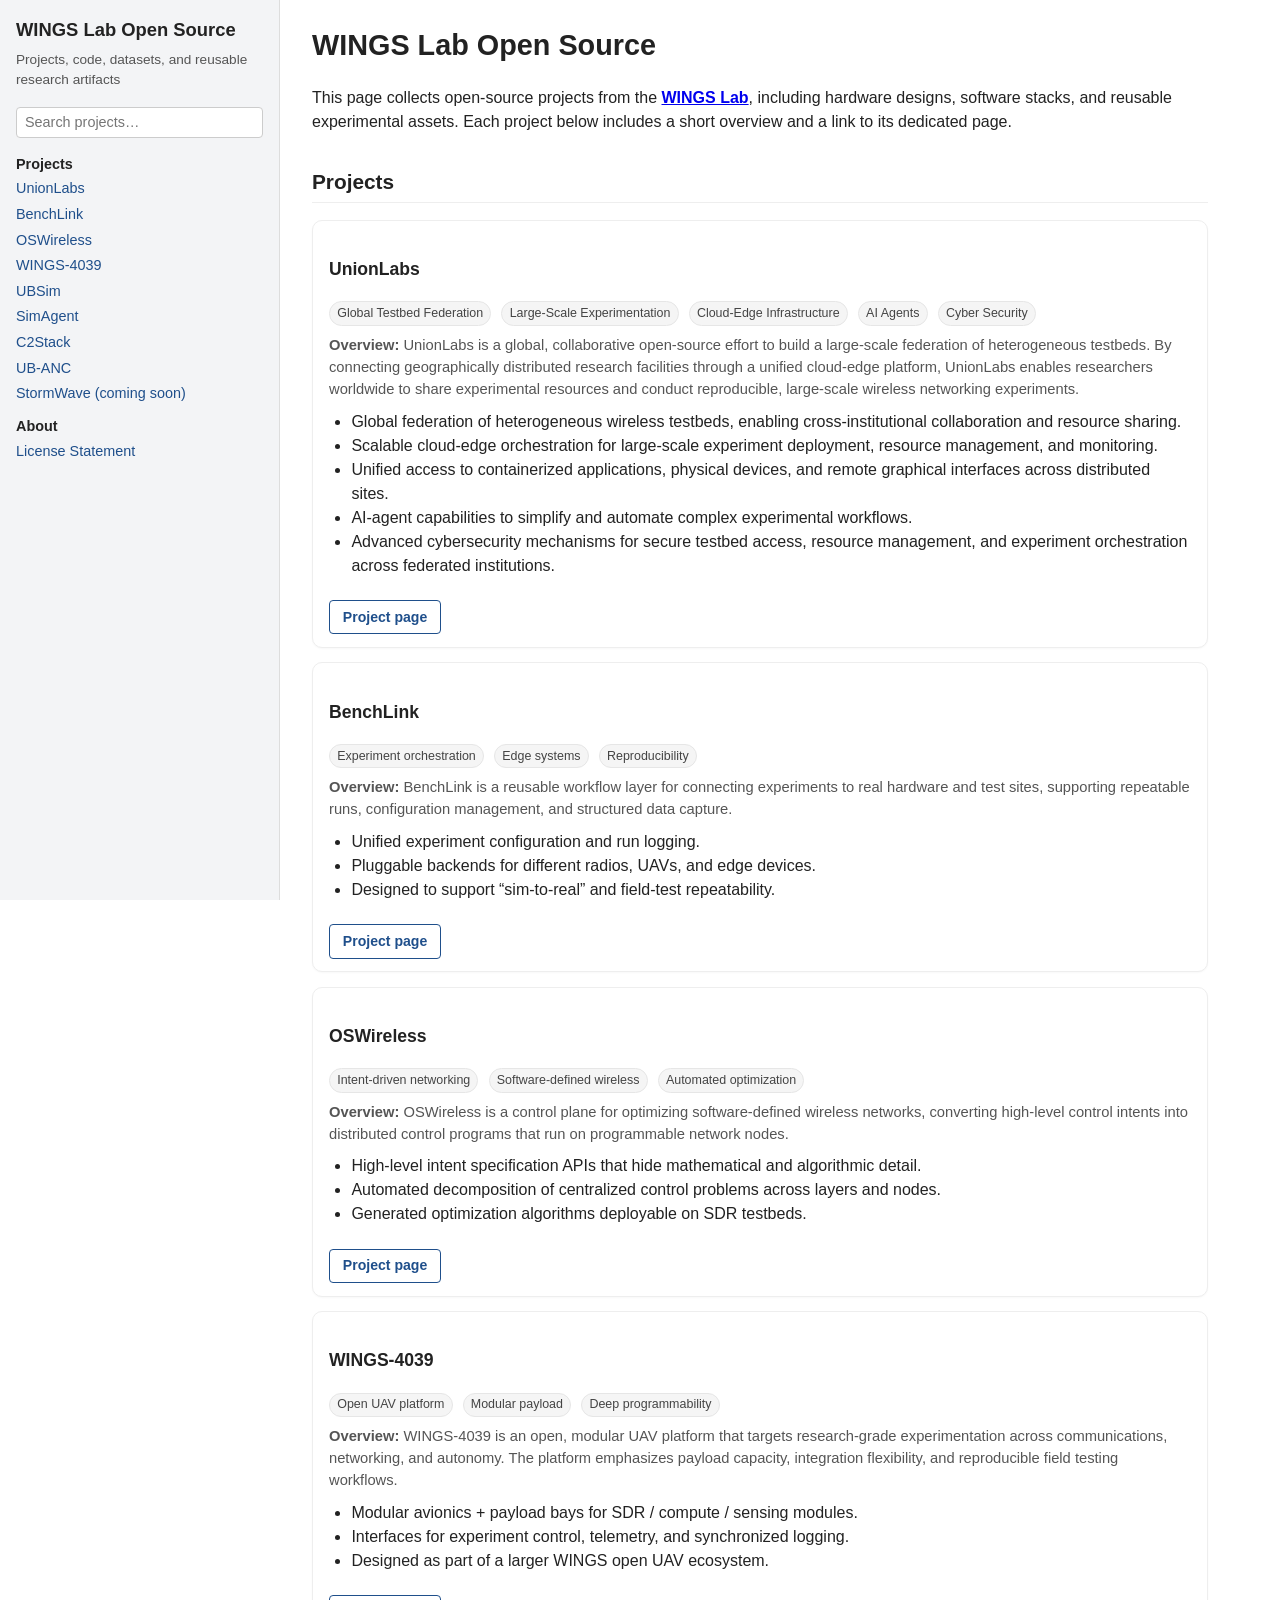
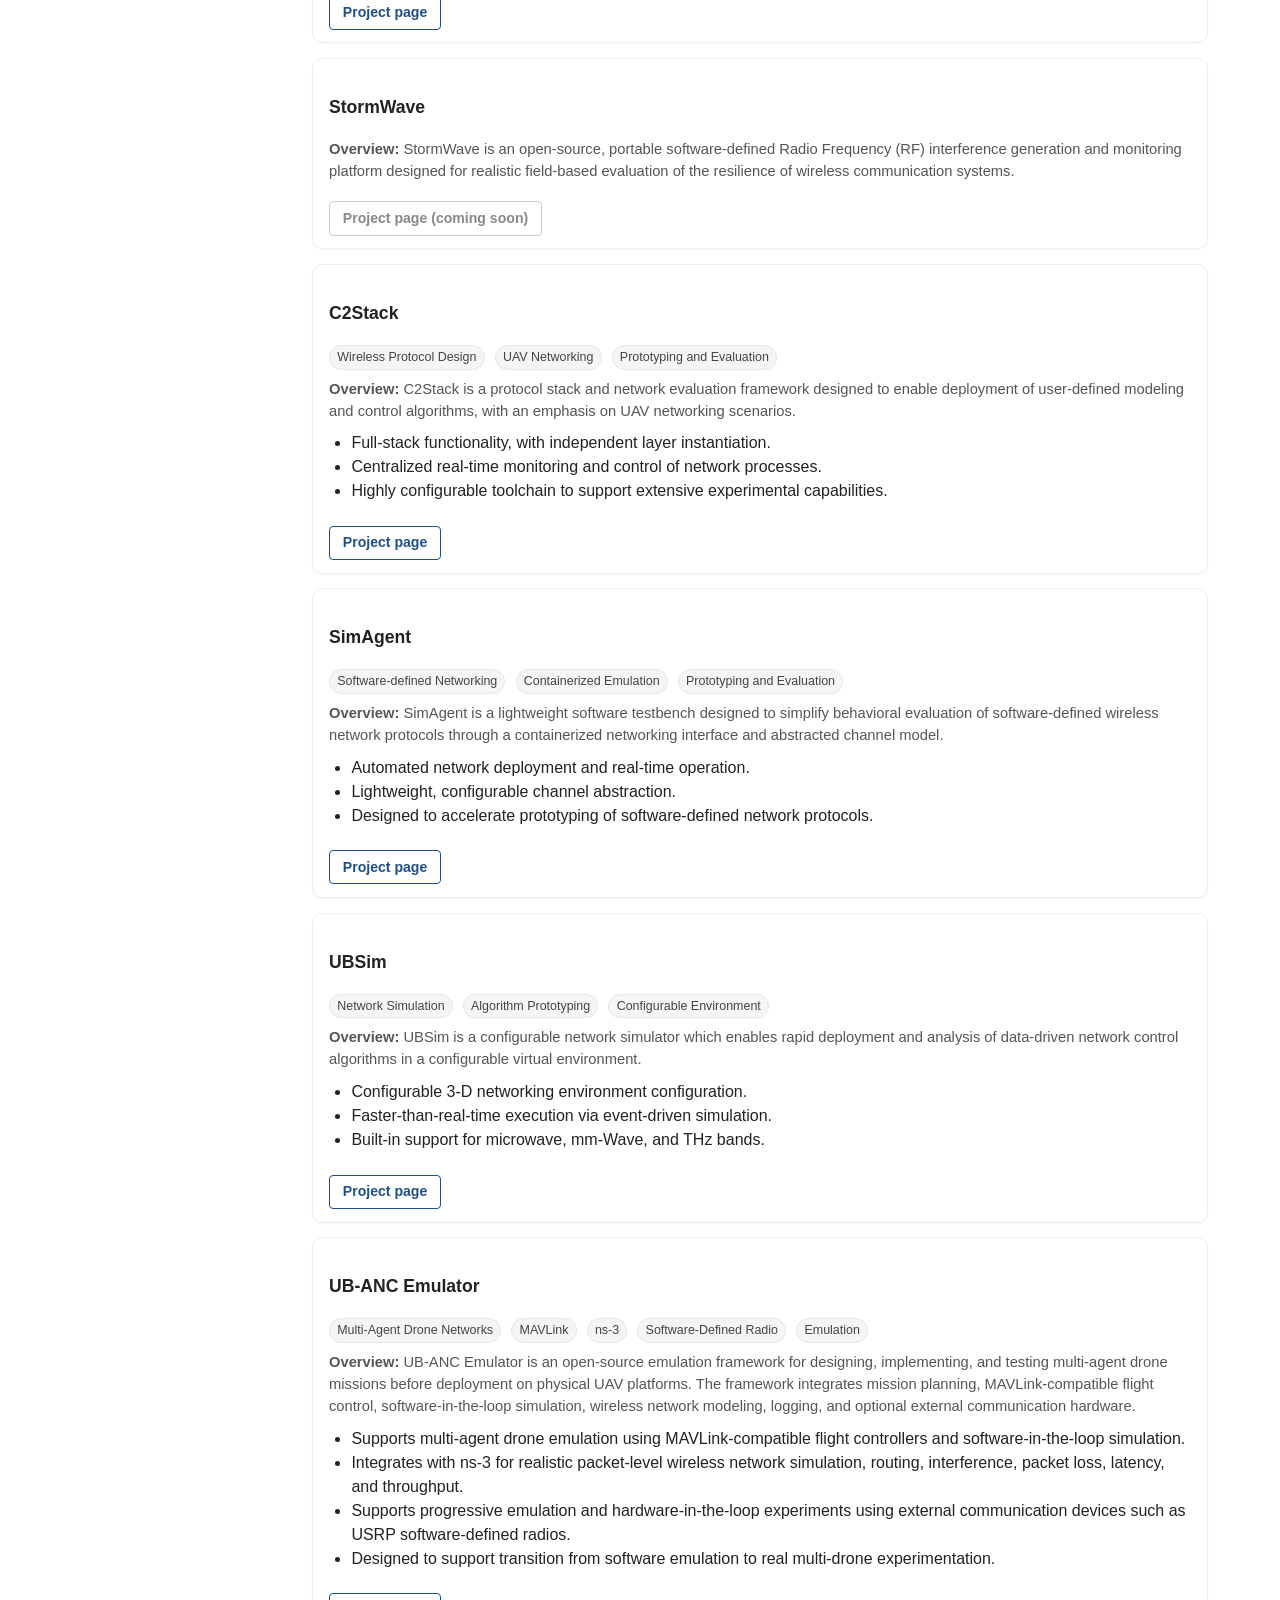
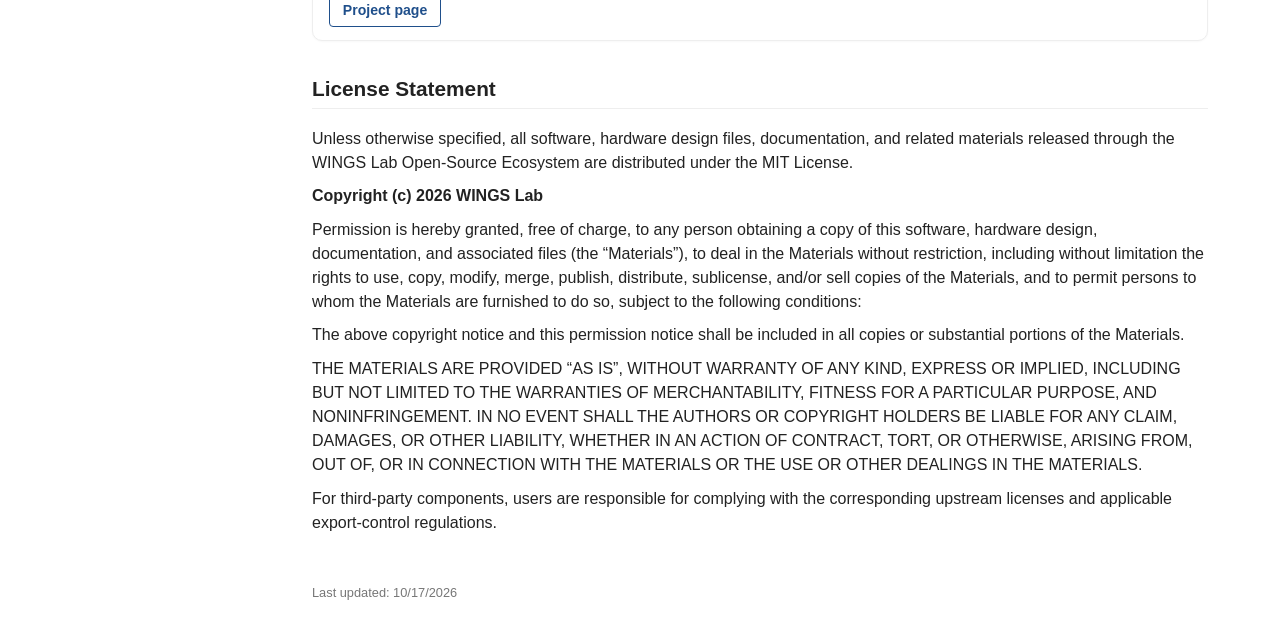
<file: opensource.html>
<!DOCTYPE html>
<html lang="en">
<head>
  <meta charset="UTF-8" />
  <title>WINGS Lab Open Source</title>
  <meta name="viewport" content="width=device-width, initial-scale=1.0" />

  <style>
    body {
      margin: 0;
      font-family: Arial, Helvetica, sans-serif;
      line-height: 1.5;
      color: #222;
    }

    .layout {
      display: flex;
      min-height: 100vh;
    }

    /* Sidebar */
    nav {
      width: 280px;
      background-color: #f3f4f6;
      border-right: 1px solid #ddd;
      padding: 1rem;
      box-sizing: border-box;
      position: sticky;
      top: 0;
      height: 100vh;
      overflow-y: auto;
    }

    nav h1 {
      font-size: 1.15rem;
      margin-top: 0;
      margin-bottom: 0.4rem;
    }

    nav .subtitle {
      font-size: 0.85rem;
      color: #555;
      margin-bottom: 1rem;
    }

    nav .search-box {
      margin-bottom: 1rem;
    }

    nav .search-box input {
      width: 100%;
      padding: 0.4rem 0.5rem;
      font-size: 0.9rem;
      box-sizing: border-box;
      border-radius: 4px;
      border: 1px solid #ccc;
    }

    nav ul {
      list-style: none;
      padding-left: 0;
      margin: 0;
      font-size: 0.9rem;
    }

    nav li {
      margin-bottom: 0.25rem;
    }

    nav li.section-title {
      font-weight: bold;
      margin-top: 0.7rem;
      margin-bottom: 0.2rem;
    }

    nav a {
      color: #1f4f8b;
      text-decoration: none;
    }

    nav a:hover {
      text-decoration: underline;
    }

    /* Main content */
    main {
      flex: 1;
      padding: 1.5rem 2rem;
      box-sizing: border-box;
      max-width: 960px;
    }

    main h1 {
      font-size: 1.8rem;
      margin-top: 0;
    }

    main h2 {
      font-size: 1.3rem;
      margin-top: 2rem;
      border-bottom: 1px solid #eee;
      padding-bottom: 0.25rem;
    }

    main h3 {
      font-size: 1.1rem;
      margin-top: 1.2rem;
    }

    p {
      margin-top: 0.4rem;
      margin-bottom: 0.6rem;
    }

    ul {
      margin-top: 0.4rem;
      margin-bottom: 0.8rem;
      padding-left: 1.4rem;
    }

    code {
      background-color: #f5f5f5;
      padding: 0.15rem 0.35rem;
      border-radius: 4px;
      font-size: 0.9em;
    }

    .note {
      background-color: #eef6ff;
      border-left: 4px solid #1f4f8b;
      padding: 0.6rem 0.8rem;
      margin: 1rem 0;
      font-size: 0.9rem;
    }

    .pill {
      display: inline-block;
      font-size: 0.78rem;
      padding: 0.12rem 0.45rem;
      border-radius: 999px;
      background: #f5f5f5;
      border: 1px solid #e6e6e6;
      color: #444;
      margin-right: 0.35rem;
      margin-bottom: 0.25rem;
    }

    .project-card {
      border: 1px solid #eee;
      border-radius: 10px;
      padding: 1rem 1rem 0.8rem 1rem;
      margin-top: 0.9rem;
      background: #fff;
      box-shadow: 0 1px 2px rgba(0,0,0,0.03);
    }

    .project-meta {
      margin-top: 0.25rem;
      color: #555;
      font-size: 0.92rem;
    }

    .cta {
      margin-top: 0.6rem;
      display: inline-block;
      padding: 0.35rem 0.8rem;
      border: 1px solid #1f4f8b;
      border-radius: 4px;
      color: #1f4f8b;
      background: transparent;
      text-decoration: none;
      font-weight: bold;
      font-size: 0.88rem;
    }

    .cta:hover {
      background: #1f4f8b;
      color: #fff;
      text-decoration: none;
    }

    .cta.disabled {
      border-color: #ccc;
      color: #888;
      pointer-events: none;
    }

    .small {
      font-size: 0.85rem;
      color: #555;
    }

    @media (max-width: 900px) {
      .layout { flex-direction: column; }
      nav {
        width: 100%;
        height: auto;
        position: static;
      }
      main { padding: 1rem; }
    }
  </style>
</head>

<body>
  <div class="layout">
    <nav>
      <h1>WINGS Lab Open Source</h1>
      <div class="subtitle">Projects, code, datasets, and reusable research artifacts</div>

      <div class="search-box">
        <!-- Placeholder search box (no JS yet) -->
        <input type="text" placeholder="Search projects…" />
      </div>

      <ul>
        <li class="section-title">Projects</li>
        <li><a href="#unionlabs">UnionLabs</a></li>
        <li><a href="#benchlink">BenchLink</a></li>
        <li><a href="#oswireless">OSWireless</a></li>
        <li><a href="#wings-4039">WINGS-4039</a></li>
        <li><a href="#ubsim">UBSim</a></li>
        <li><a href="#simagent">SimAgent</a></li>
        <li><a href="#c2stack">C2Stack</a></li>
        <li><a href="#ubanc">UB-ANC</a></li>
        <li><a href="#StormWave">StormWave (coming soon)</a></li>
        
        <li class="section-title">About</li>
<!--         <li><a href="#about">Why we open-source</a></li> -->
       <!--  <li><a href="#how-to-use">How to use & cite</a></li> -->
        <li><a href="#policies">License Statement</a></li>
      </ul>
    </nav>

    <main>
      <header id="about">
        <h1>WINGS Lab Open Source</h1>
        <p>
          This page collects open-source projects from the <strong><a href="https://wingslabwireless.github.io/">WINGS Lab</a></strong>,
          including hardware designs, software stacks, and reusable experimental assets.
          Each project below includes a short overview and a link to its dedicated page.
        </p>
        
      </header>

      <section id="projects">
        <h2>Projects</h2>

        <div class="project-card" id="unionlabs">
          <h3>UnionLabs</h3>
          <div>
            <span class="pill">Global Testbed Federation</span>
            <span class="pill">Large-Scale Experimentation</span>
            <span class="pill">Cloud-Edge Infrastructure</span>
            <span class="pill">AI Agents</span>
            <span class="pill">Cyber Security</span>
          </div>
          <p class="project-meta">
            <strong>Overview:</strong> UnionLabs is a global, collaborative
            open-source effort to build a large-scale federation of heterogeneous
            testbeds. By connecting geographically distributed research facilities
            through a unified cloud-edge platform, UnionLabs enables researchers
            worldwide to share experimental resources and conduct reproducible,
            large-scale wireless networking experiments.
          </p>
          <ul>
            <li>
              Global federation of heterogeneous wireless testbeds,
              enabling cross-institutional collaboration and resource sharing.
            </li>
            <li>
              Scalable cloud-edge orchestration for large-scale experiment
              deployment, resource management, and monitoring.
            </li>
            <li>
              Unified access to containerized applications, physical devices,
              and remote graphical interfaces across distributed sites.
            </li>
            <li>
              AI-agent capabilities to simplify and automate complex
              experimental workflows.
            </li>
            <li>
              Advanced cybersecurity mechanisms for secure testbed access, resource management, and experiment orchestration across federated institutions.
            </li>            
          </ul>
          <a class="cta" href="unionlabs.html">Project page</a>
        </div>

        <div class="project-card" id="benchlink">
          <h3>BenchLink</h3>
          <div>
            <span class="pill">Experiment orchestration</span>
            <span class="pill">Edge systems</span>
            <span class="pill">Reproducibility</span>
          </div>
          <p class="project-meta">
            <strong>Overview:</strong> BenchLink is a reusable workflow layer for
            connecting experiments to real hardware and test sites, supporting repeatable
            runs, configuration management, and structured data capture.
          </p>
          <ul>
            <li>Unified experiment configuration and run logging.</li>
            <li>Pluggable backends for different radios, UAVs, and edge devices.</li>
            <li>Designed to support “sim-to-real” and field-test repeatability.</li>
          </ul>
          <a class="cta" href="benchlink.html">Project page</a>
        </div>
        
          <div class="project-card" id="oswireless">
          <h3>OSWireless</h3>
          <div>
            <span class="pill">Intent-driven networking</span>
            <span class="pill">Software-defined wireless</span>
            <span class="pill">Automated optimization</span>
          </div>
          <p class="project-meta">
            <strong>Overview:</strong> OSWireless is a control plane for optimizing
            software-defined wireless networks, converting high-level control intents into
            distributed control programs that run on programmable network nodes.
          </p>
          <ul>
            <li>High-level intent specification APIs that hide mathematical and algorithmic detail.</li>
            <li>Automated decomposition of centralized control problems across layers and nodes.</li>
            <li>Generated optimization algorithms deployable on SDR testbeds.</li>
          </ul>
          <a class="cta" href="oswireless.html">Project page</a>
        </div>
        
        <div class="project-card" id="wings-4039">
          <h3>WINGS-4039</h3>
          <div>
            <span class="pill">Open UAV platform</span>
            <span class="pill">Modular payload</span>
            <span class="pill">Deep programmability</span>
          </div>
          <p class="project-meta">
            <strong>Overview:</strong> WINGS-4039 is an open, modular UAV platform that
            targets research-grade experimentation across communications, networking, and autonomy.
            The platform emphasizes payload capacity, integration flexibility, and reproducible
            field testing workflows.
          </p>
          <ul>
            <li>Modular avionics + payload bays for SDR / compute / sensing modules.</li>
            <li>Interfaces for experiment control, telemetry, and synchronized logging.</li>
            <li>Designed as part of a larger WINGS open UAV ecosystem.</li>
          </ul>
          <a class="cta" href="wings-4039.html">Project page</a>
        </div>
      
        <div class="project-card" id="StormWave">
          <h3>StormWave</h3>
          <p class="project-meta">
            <strong>Overview:</strong> StormWave is an open-source, portable software-defined Radio Frequency (RF) interference generation and monitoring platform designed for realistic field-based evaluation of the resilience of wireless communication systems.
          </p>
          <a class="cta disabled" href="">Project page (coming soon)</a>
        </div>        





        <div class="project-card" id="c2stack">
          <h3>C2Stack</h3>
          <div>
            <span class="pill">Wireless Protocol Design</span>
            <span class="pill">UAV Networking</span>
            <span class="pill">Prototyping and Evaluation</span>
          </div>
          <p class="project-meta">
            <strong>Overview:</strong> C2Stack is a protocol stack and network evaluation 
            framework designed to enable deployment of user-defined modeling and control 
            algorithms, with an emphasis on UAV networking scenarios.  
          </p>
          <ul>
            <li>Full-stack functionality, with independent layer instantiation.</li>
            <li>Centralized real-time monitoring and control of network processes.</li>
            <li>Highly configurable toolchain to support extensive experimental capabilities.</li>
          </ul>
          <a class="cta" href="c2stack.html">Project page</a>
        </div>

        

        <div class="project-card" id="simagent">
          <h3>SimAgent</h3>
          <div>
            <span class="pill">Software-defined Networking</span>
            <span class="pill">Containerized Emulation</span>
            <span class="pill">Prototyping and Evaluation</span>
          </div>
          <p class="project-meta">
            <strong>Overview:</strong> SimAgent is a lightweight software testbench designed
            to simplify behavioral evaluation of software-defined wireless network protocols 
            through a containerized networking interface and abstracted channel model. 
          </p>
          <ul>
            <li>Automated network deployment and real-time operation.</li>
            <li>Lightweight, configurable channel abstraction.</li>
            <li>Designed to accelerate prototyping of software-defined network protocols.</li>
          </ul>
          <a class="cta" href="simagent.html">Project page</a>
        </div>


        <div class="project-card" id="ubsim">
          <h3>UBSim</h3>
          <div>
            <span class="pill">Network Simulation</span>
            <span class="pill">Algorithm Prototyping</span>
            <span class="pill">Configurable Environment</span>
          </div>
          <p class="project-meta">
            <strong>Overview:</strong> UBSim is a configurable network simulator which
            enables rapid deployment and analysis of data-driven network control algorithms
            in a configurable virtual environment. 
          </p>
          <ul>
            <li>Configurable 3-D networking environment configuration.</li>
            <li>Faster-than-real-time execution via event-driven simulation.</li>
            <li>Built-in support for microwave, mm-Wave, and THz bands.</li>
          </ul>
          <a class="cta" href="ubsim.html">Project page</a>
        </div>

        <div class="project-card" id="ubanc">
          <h3>UB-ANC Emulator</h3>

          <div>
            <span class="pill">Multi-Agent Drone Networks</span>
            <span class="pill">MAVLink</span>
            <span class="pill">ns-3</span>
            <span class="pill">Software-Defined Radio</span>
            <span class="pill">Emulation</span>
          </div>

          <p class="project-meta">
            <strong>Overview:</strong> UB-ANC Emulator is an open-source emulation
            framework for designing, implementing, and testing multi-agent drone
            missions before deployment on physical UAV platforms. The framework
            integrates mission planning, MAVLink-compatible flight control,
            software-in-the-loop simulation, wireless network modeling, logging,
            and optional external communication hardware.
          </p>

          <ul>
            <li>
              Supports multi-agent drone emulation using MAVLink-compatible
              flight controllers and software-in-the-loop simulation.
            </li>

            <li>
              Integrates with ns-3 for realistic packet-level wireless network
              simulation, routing, interference, packet loss, latency, and throughput.
            </li>

            <li>
              Supports progressive emulation and hardware-in-the-loop experiments
              using external communication devices such as USRP software-defined radios.
            </li>

            <li>
              Designed to support transition from software emulation to real
              multi-drone experimentation.
            </li>
          </ul>

          <a class="cta" href="ub-anc.html">Project page</a>
        </div>
        
      </section>
      

<!--       <section id="how-to-use">
        <h2>How to use & cite</h2>
        <p>
          Recommended (editable) guidance for project pages and repositories:
        </p>
        <ul>
          <li><strong>Quick start:</strong> provide a minimal install + run example.</li>
          <li><strong>Reproducibility:</strong> document versions, hardware assumptions, and config templates.</li>
          <li><strong>Citation:</strong> include a BibTeX entry or DOI when available.</li>
          <li><strong>Contact:</strong> issue tracker + maintainer list for questions.</li>
        </ul>
        <p class="small">
          Placeholder citation text: <code>TODO: add WINGS Lab acknowledgment sentence and grant numbers.</code>
        </p>
      </section> -->

      <section id="policies">
        <h2>License Statement</h2>
        
      <p>
        Unless otherwise specified, all software, hardware design files,
        documentation, and related materials released through the WINGS Lab
        Open-Source Ecosystem are distributed under the MIT License.
      </p>

      <p><strong>Copyright (c) 2026 WINGS Lab</strong></p>

      <p>
        Permission is hereby granted, free of charge, to any person obtaining a copy
        of this software, hardware design, documentation, and associated files
        (the “Materials”), to deal in the Materials without restriction, including
        without limitation the rights to use, copy, modify, merge, publish,
        distribute, sublicense, and/or sell copies of the Materials, and to permit
        persons to whom the Materials are furnished to do so, subject to the
        following conditions:
      </p>

      <p>
        The above copyright notice and this permission notice shall be included in
        all copies or substantial portions of the Materials.
      </p>

      <p>
        THE MATERIALS ARE PROVIDED “AS IS”, WITHOUT WARRANTY OF ANY KIND, EXPRESS OR
        IMPLIED, INCLUDING BUT NOT LIMITED TO THE WARRANTIES OF MERCHANTABILITY,
        FITNESS FOR A PARTICULAR PURPOSE, AND NONINFRINGEMENT. IN NO EVENT SHALL THE
        AUTHORS OR COPYRIGHT HOLDERS BE LIABLE FOR ANY CLAIM, DAMAGES, OR OTHER
        LIABILITY, WHETHER IN AN ACTION OF CONTRACT, TORT, OR OTHERWISE, ARISING
        FROM, OUT OF, OR IN CONNECTION WITH THE MATERIALS OR THE USE OR OTHER
        DEALINGS IN THE MATERIALS.
      </p>

      <p>
        For third-party components, users are responsible for complying with the
        corresponding upstream licenses and applicable export-control regulations.
      </p>
      
      </section>  

      <footer style="margin-top: 3rem; font-size: 0.8rem; color: #777;">
        Last updated: 10/17/2026
      </footer>
    </main>
  </div>
</body>
</html>
</file>
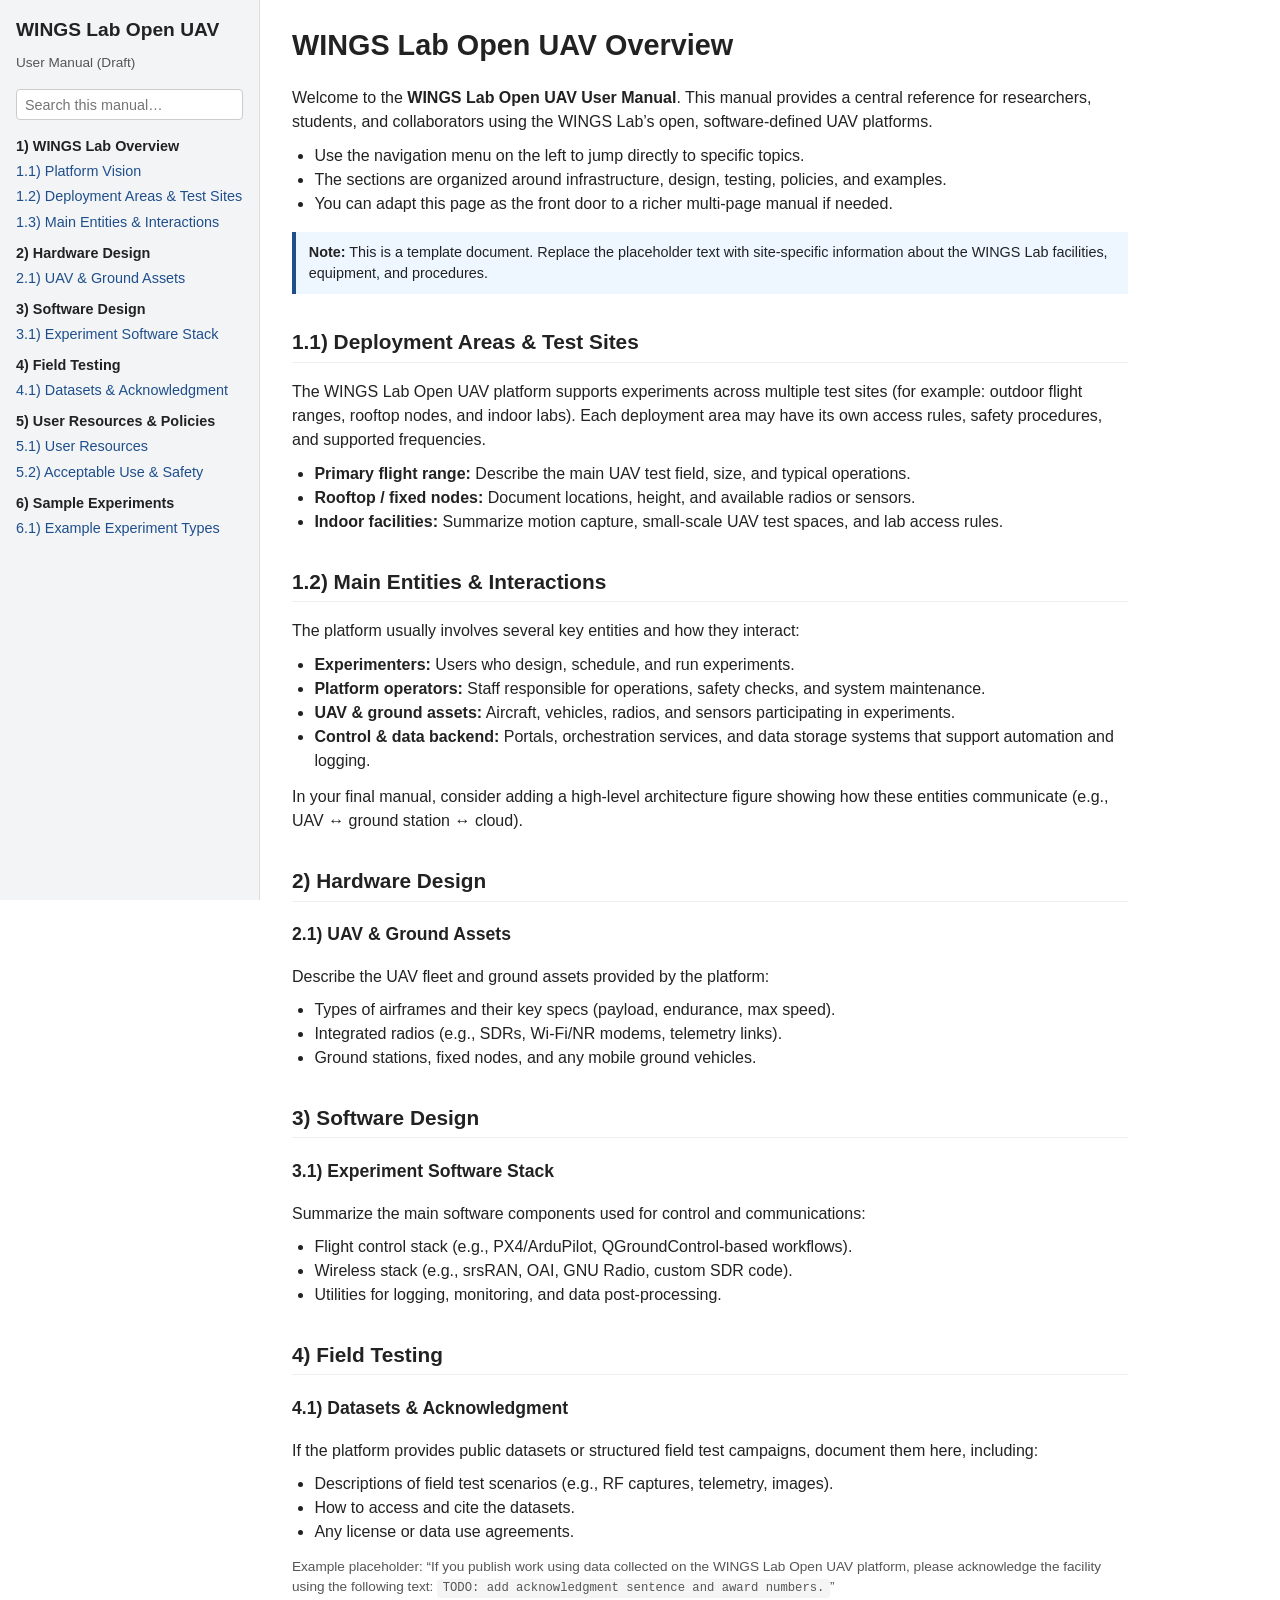
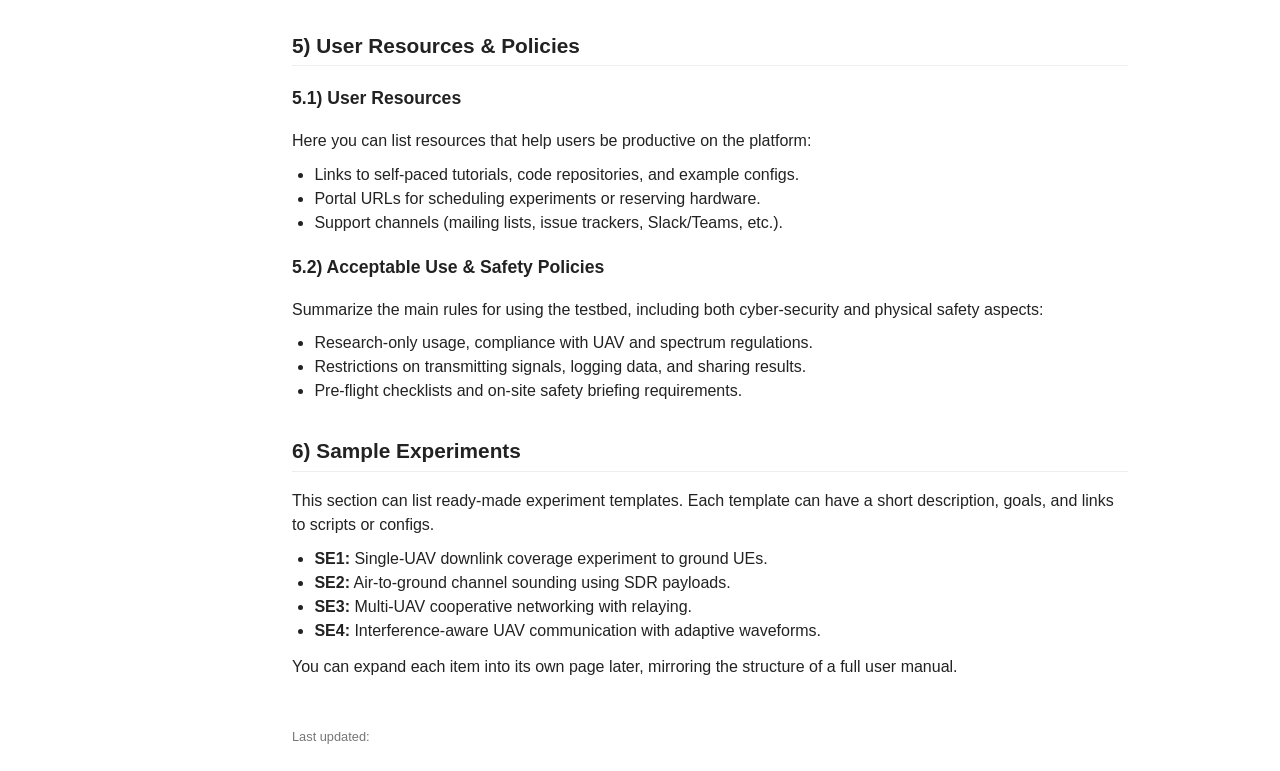
<file: openuav.html>
<!DOCTYPE html>
<html lang="en">
<head>
  <meta charset="UTF-8" />
  <title>WINGS Lab Open UAV User Manual</title>
  <meta name="viewport" content="width=device-width, initial-scale=1.0" />

  <style>
    body {
      margin: 0;
      font-family: Arial, Helvetica, sans-serif;
      line-height: 1.5;
      color: #222;
    }

    .layout {
      display: flex;
      min-height: 100vh;
    }

    /* Sidebar */
    nav {
      width: 260px;
      background-color: #f3f4f6;
      border-right: 1px solid #ddd;
      padding: 1rem;
      box-sizing: border-box;
      position: sticky;
      top: 0;
      height: 100vh;
      overflow-y: auto;
    }

    nav h1 {
      font-size: 1.2rem;
      margin-top: 0;
      margin-bottom: 0.5rem;
    }

    nav .subtitle {
      font-size: 0.85rem;
      color: #555;
      margin-bottom: 1rem;
    }

    nav .search-box {
      margin-bottom: 1rem;
    }

    nav .search-box input {
      width: 100%;
      padding: 0.4rem 0.5rem;
      font-size: 0.9rem;
      box-sizing: border-box;
      border-radius: 4px;
      border: 1px solid #ccc;
    }

    nav ul {
      list-style: none;
      padding-left: 0;
      margin: 0;
      font-size: 0.9rem;
    }

    nav li {
      margin-bottom: 0.25rem;
    }

    nav li.section-title {
      font-weight: bold;
      margin-top: 0.6rem;
      margin-bottom: 0.2rem;
    }

    nav a {
      color: #1f4f8b;
      text-decoration: none;
    }

    nav a:hover {
      text-decoration: underline;
    }

    /* Main content */
    main {
      flex: 1;
      padding: 1.5rem 2rem;
      box-sizing: border-box;
      max-width: 900px;
    }

    main h1 {
      font-size: 1.8rem;
      margin-top: 0;
    }

    main h2 {
      font-size: 1.3rem;
      margin-top: 2rem;
      border-bottom: 1px solid #eee;
      padding-bottom: 0.25rem;
    }

    main h3 {
      font-size: 1.1rem;
      margin-top: 1.2rem;
    }

    p {
      margin-top: 0.4rem;
      margin-bottom: 0.6rem;
    }

    ul {
      margin-top: 0.4rem;
      margin-bottom: 0.8rem;
      padding-left: 1.4rem;
    }

    code {
      background-color: #f5f5f5;
      padding: 0.15rem 0.35rem;
      border-radius: 4px;
      font-size: 0.9em;
    }

    .note {
      background-color: #eef6ff;
      border-left: 4px solid #1f4f8b;
      padding: 0.6rem 0.8rem;
      margin: 1rem 0;
      font-size: 0.9rem;
    }

    .small {
      font-size: 0.85rem;
      color: #555;
    }

    @media (max-width: 800px) {
      .layout {
        flex-direction: column;
      }
      nav {
        width: 100%;
        height: auto;
        position: static;
      }
      main {
        padding: 1rem;
      }
    }
  </style>
</head>
<body>
  <div class="layout">
    <nav>
      <h1>WINGS Lab Open UAV</h1>
      <div class="subtitle">User Manual (Draft)</div>

      <div class="search-box">
        <!-- Placeholder search box (no JS yet) -->
        <input type="text" placeholder="Search this manual…" />
      </div>

      <ul>
        <li class="section-title">1) WINGS Lab Overview</li>
        <li><a href="#overview">1.1) Platform Vision</a></li>
        <li><a href="#deployment-areas">1.2) Deployment Areas & Test Sites</a></li>
        <li><a href="#entities">1.3) Main Entities & Interactions</a></li>

        <li class="section-title">2) Hardware Design</li>
        <li><a href="#hardware-design">2.1) UAV & Ground Assets</a></li>

        <li class="section-title">3) Software Design</li>
        <li><a href="#software-design">3.1) Experiment Software Stack</a></li>

        <li class="section-title">4) Field Testing</li>
        <li><a href="#field-testing">4.1) Datasets & Acknowledgment</a></li>

        <li class="section-title">5) User Resources & Policies</li>
        <li><a href="#resources">5.1) User Resources</a></li>
        <li><a href="#policies">5.2) Acceptable Use & Safety</a></li>

        <li class="section-title">6) Sample Experiments</li>
        <li><a href="#samples">6.1) Example Experiment Types</a></li>
      </ul>
    </nav>

    <main>
      <header id="overview">
        <h1>WINGS Lab Open UAV Overview</h1>
        <p>
          Welcome to the <strong>WINGS Lab Open UAV User Manual</strong>. This manual
          provides a central reference for researchers, students, and collaborators
          using the WINGS Lab’s open, software-defined UAV platforms.
        </p>

        <ul>
          <li>Use the navigation menu on the left to jump directly to specific topics.</li>
          <li>The sections are organized around infrastructure, design, testing, policies, and examples.</li>
          <li>You can adapt this page as the front door to a richer multi-page manual if needed.</li>
        </ul>

        <div class="note">
          <strong>Note:</strong> This is a template document. Replace the placeholder text with
          site-specific information about the WINGS Lab facilities, equipment, and procedures.
        </div>
      </header>

      <section id="deployment-areas">
        <h2>1.1) Deployment Areas & Test Sites</h2>
        <p>
          The WINGS Lab Open UAV platform supports experiments across multiple
          test sites (for example: outdoor flight ranges, rooftop nodes, and
          indoor labs). Each deployment area may have its own access rules,
          safety procedures, and supported frequencies.
        </p>
        <ul>
          <li><strong>Primary flight range:</strong> Describe the main UAV test field, size, and typical operations.</li>
          <li><strong>Rooftop / fixed nodes:</strong> Document locations, height, and available radios or sensors.</li>
          <li><strong>Indoor facilities:</strong> Summarize motion capture, small-scale UAV test spaces, and lab access rules.</li>
        </ul>
      </section>

      <section id="entities">
        <h2>1.2) Main Entities & Interactions</h2>
        <p>
          The platform usually involves several key entities and how they interact:
        </p>
        <ul>
          <li><strong>Experimenters:</strong> Users who design, schedule, and run experiments.</li>
          <li><strong>Platform operators:</strong> Staff responsible for operations, safety checks, and system maintenance.</li>
          <li><strong>UAV & ground assets:</strong> Aircraft, vehicles, radios, and sensors participating in experiments.</li>
          <li><strong>Control & data backend:</strong> Portals, orchestration services, and data storage systems that support automation and logging.</li>
        </ul>
        <p>
          In your final manual, consider adding a high-level architecture figure
          showing how these entities communicate (e.g., UAV ↔ ground station ↔ cloud).
        </p>
      </section>

      <!-- 2) Hardware Design -->
      <section id="hardware-design">
        <h2>2) Hardware Design</h2>
        <h3>2.1) UAV & Ground Assets</h3>
        <p>
          Describe the UAV fleet and ground assets provided by the platform:
        </p>
        <ul>
          <li>Types of airframes and their key specs (payload, endurance, max speed).</li>
          <li>Integrated radios (e.g., SDRs, Wi-Fi/NR modems, telemetry links).</li>
          <li>Ground stations, fixed nodes, and any mobile ground vehicles.</li>
        </ul>
      </section>

      <!-- 3) Software Design -->
      <section id="software-design">
        <h2>3) Software Design</h2>
        <h3>3.1) Experiment Software Stack</h3>
        <p>
          Summarize the main software components used for control and communications:
        </p>
        <ul>
          <li>Flight control stack (e.g., PX4/ArduPilot, QGroundControl-based workflows).</li>
          <li>Wireless stack (e.g., srsRAN, OAI, GNU Radio, custom SDR code).</li>
          <li>Utilities for logging, monitoring, and data post-processing.</li>
        </ul>
      </section>

      <!-- 4) Field Testing -->
      <section id="field-testing">
        <h2>4) Field Testing</h2>
        <h3>4.1) Datasets & Acknowledgment</h3>
        <p>
          If the platform provides public datasets or structured field test campaigns,
          document them here, including:
        </p>
        <ul>
          <li>Descriptions of field test scenarios (e.g., RF captures, telemetry, images).</li>
          <li>How to access and cite the datasets.</li>
          <li>Any license or data use agreements.</li>
        </ul>
        <p class="small">
          Example placeholder: “If you publish work using data collected on the
          WINGS Lab Open UAV platform, please acknowledge the facility using the
          following text: <code>TODO: add acknowledgment sentence and award numbers.</code>”
        </p>
      </section>

      <!-- 5) User Resources & Policies -->
      <section id="resources">
        <h2>5) User Resources & Policies</h2>

        <h3>5.1) User Resources</h3>
        <p>
          Here you can list resources that help users be productive on the platform:
        </p>
        <ul>
          <li>Links to self-paced tutorials, code repositories, and example configs.</li>
          <li>Portal URLs for scheduling experiments or reserving hardware.</li>
          <li>Support channels (mailing lists, issue trackers, Slack/Teams, etc.).</li>
        </ul>

        <h3 id="policies">5.2) Acceptable Use & Safety Policies</h3>
        <p>
          Summarize the main rules for using the testbed, including both
          cyber-security and physical safety aspects:
        </p>
        <ul>
          <li>Research-only usage, compliance with UAV and spectrum regulations.</li>
          <li>Restrictions on transmitting signals, logging data, and sharing results.</li>
          <li>Pre-flight checklists and on-site safety briefing requirements.</li>
        </ul>
      </section>

      <!-- 6) Sample Experiments -->
      <section id="samples">
        <h2>6) Sample Experiments</h2>
        <p>
          This section can list ready-made experiment templates. Each template
          can have a short description, goals, and links to scripts or configs.
        </p>
        <ul>
          <li><strong>SE1:</strong> Single-UAV downlink coverage experiment to ground UEs.</li>
          <li><strong>SE2:</strong> Air-to-ground channel sounding using SDR payloads.</li>
          <li><strong>SE3:</strong> Multi-UAV cooperative networking with relaying.</li>
          <li><strong>SE4:</strong> Interference-aware UAV communication with adaptive waveforms.</li>
        </ul>
        <p>
          You can expand each item into its own page later, mirroring the structure
          of a full user manual.
        </p>
      </section>

      <footer style="margin-top: 3rem; font-size: 0.8rem; color: #777;">
        Last updated: <!-- TODO: add date -->
      </footer>
    </main>
  </div>
</body>
</html>
</file>
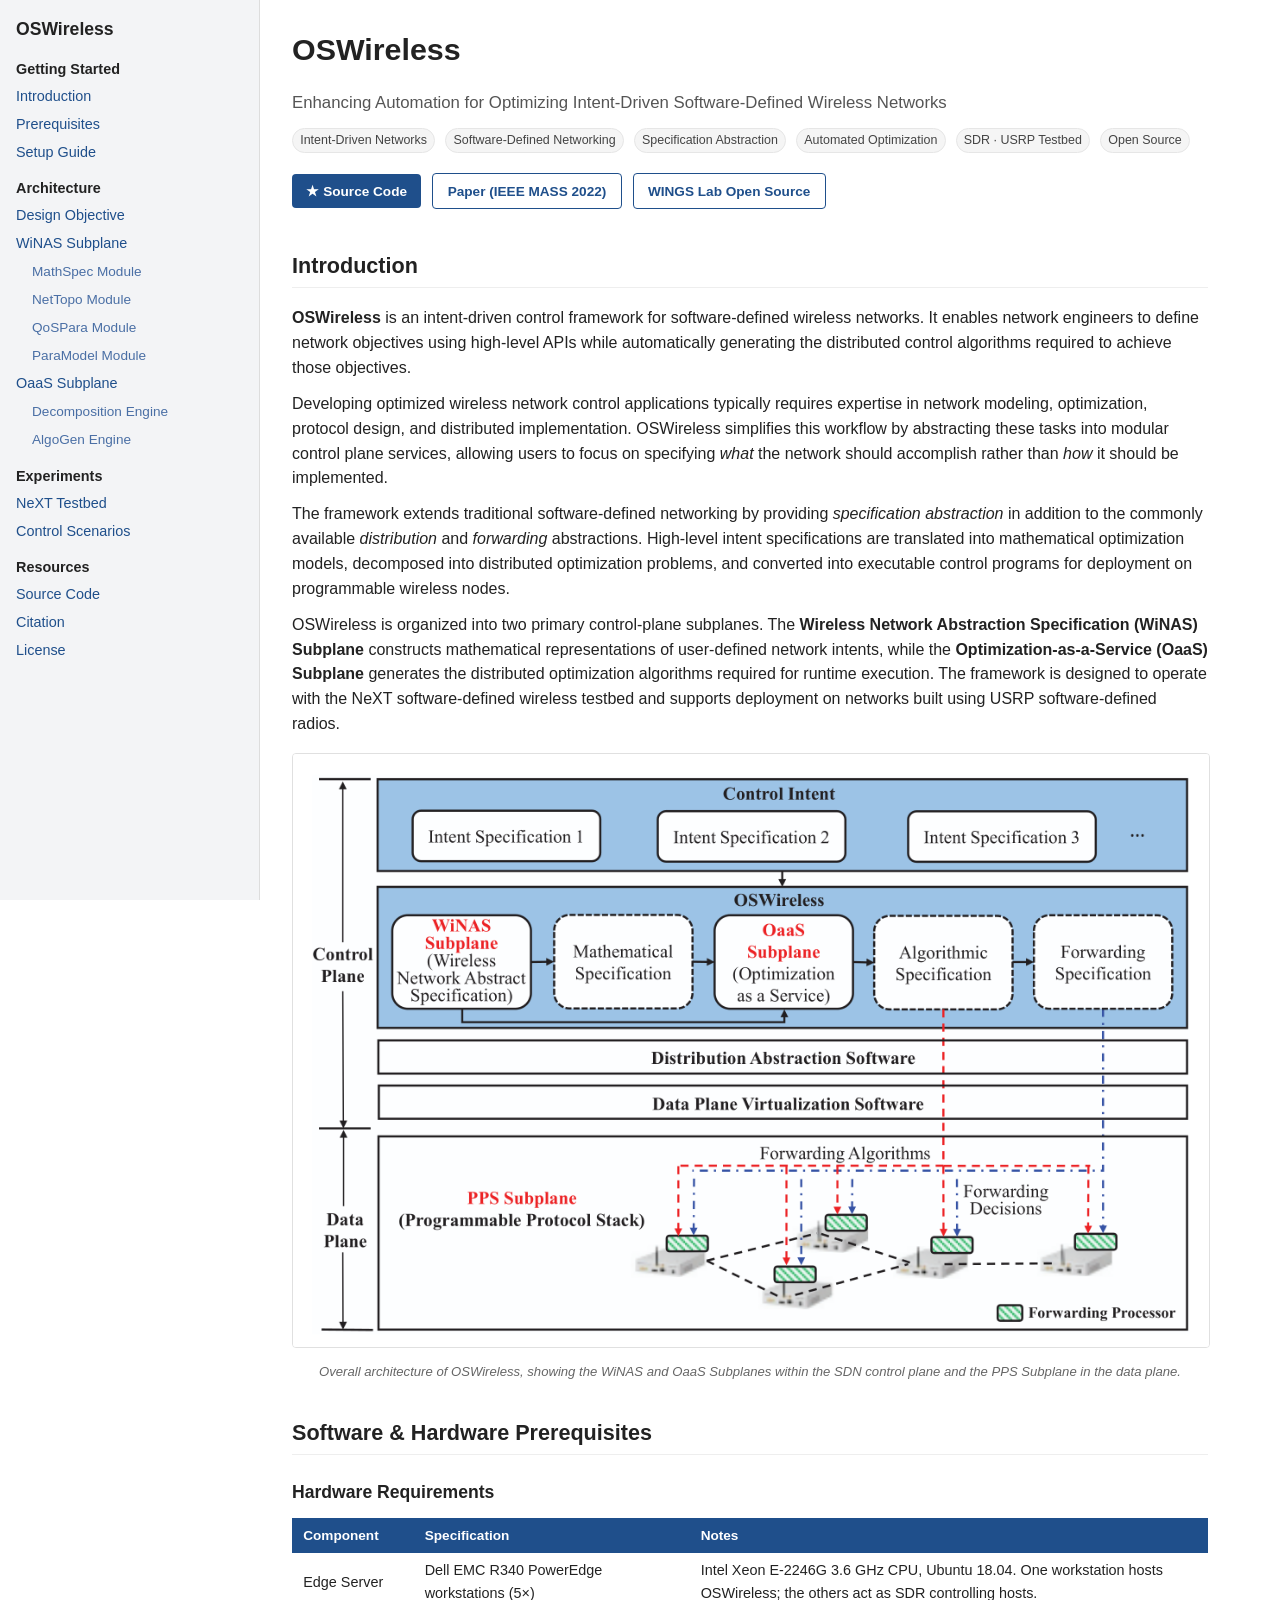
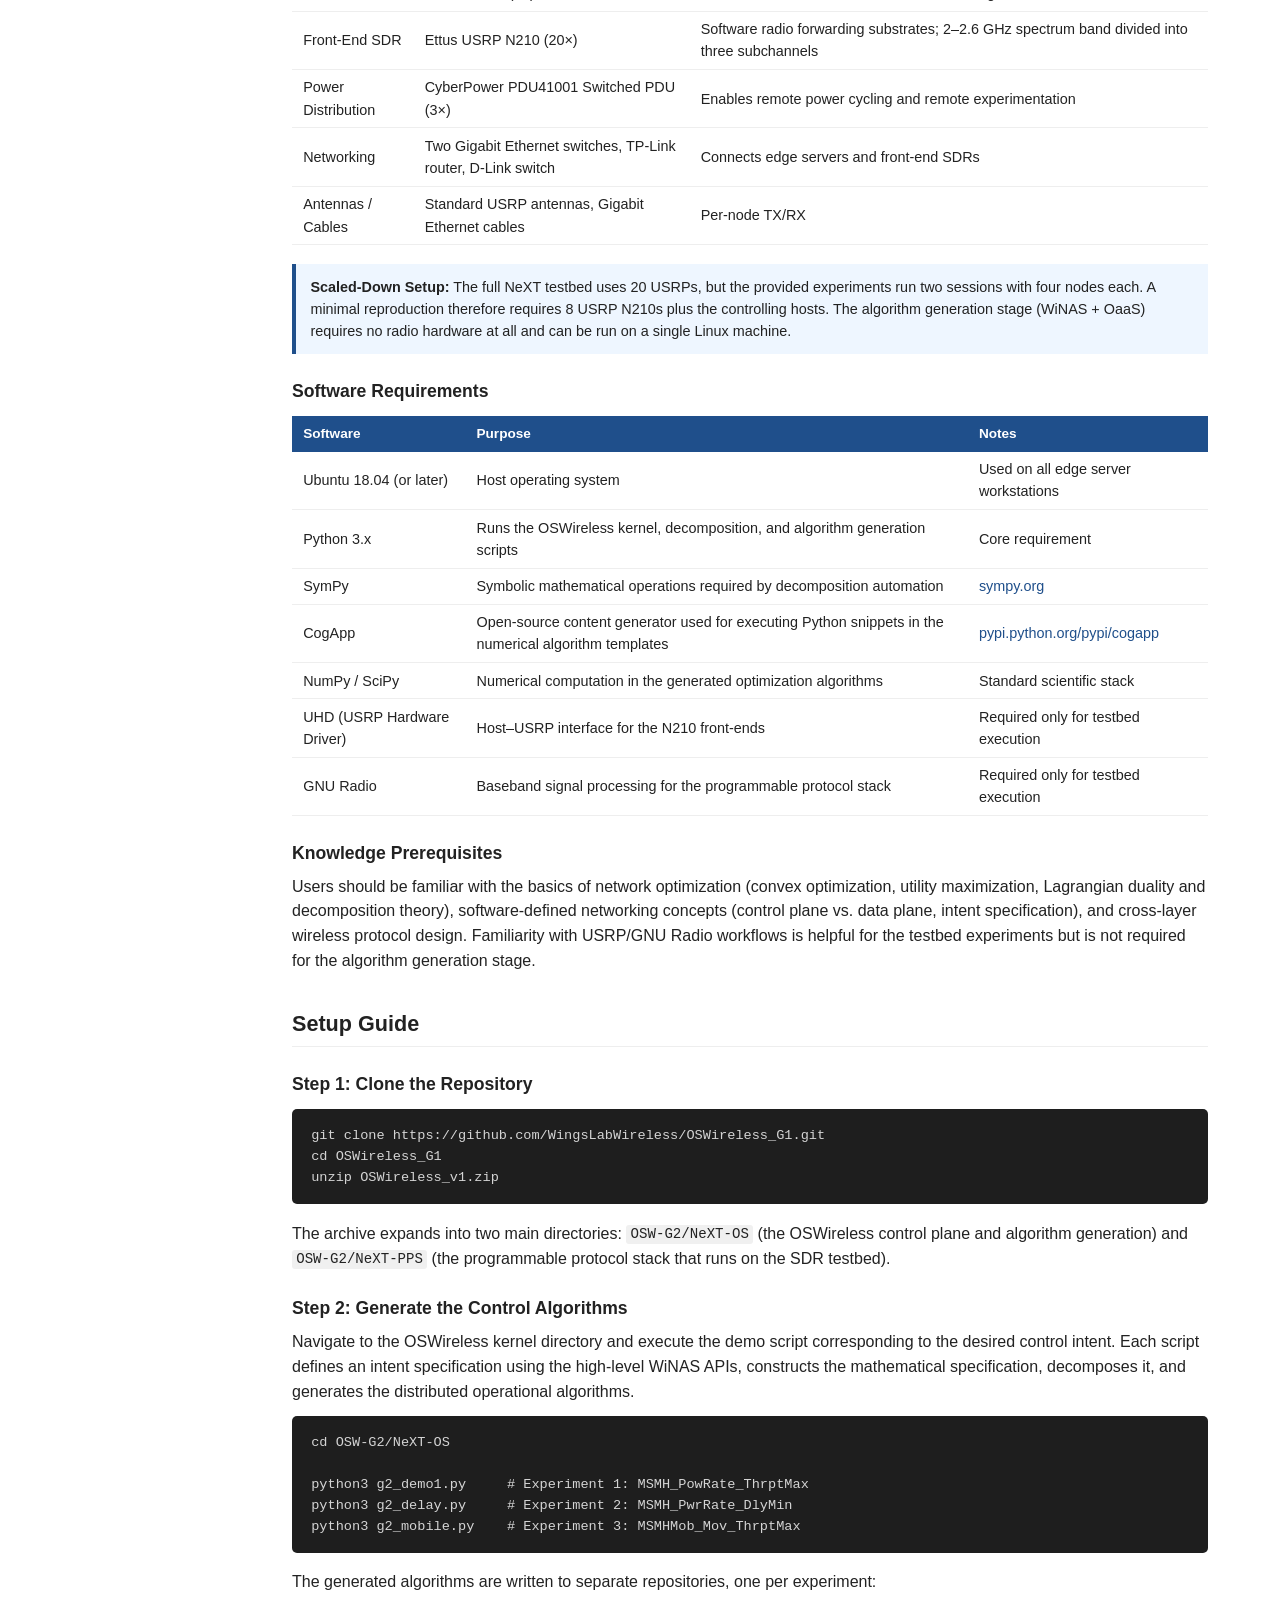
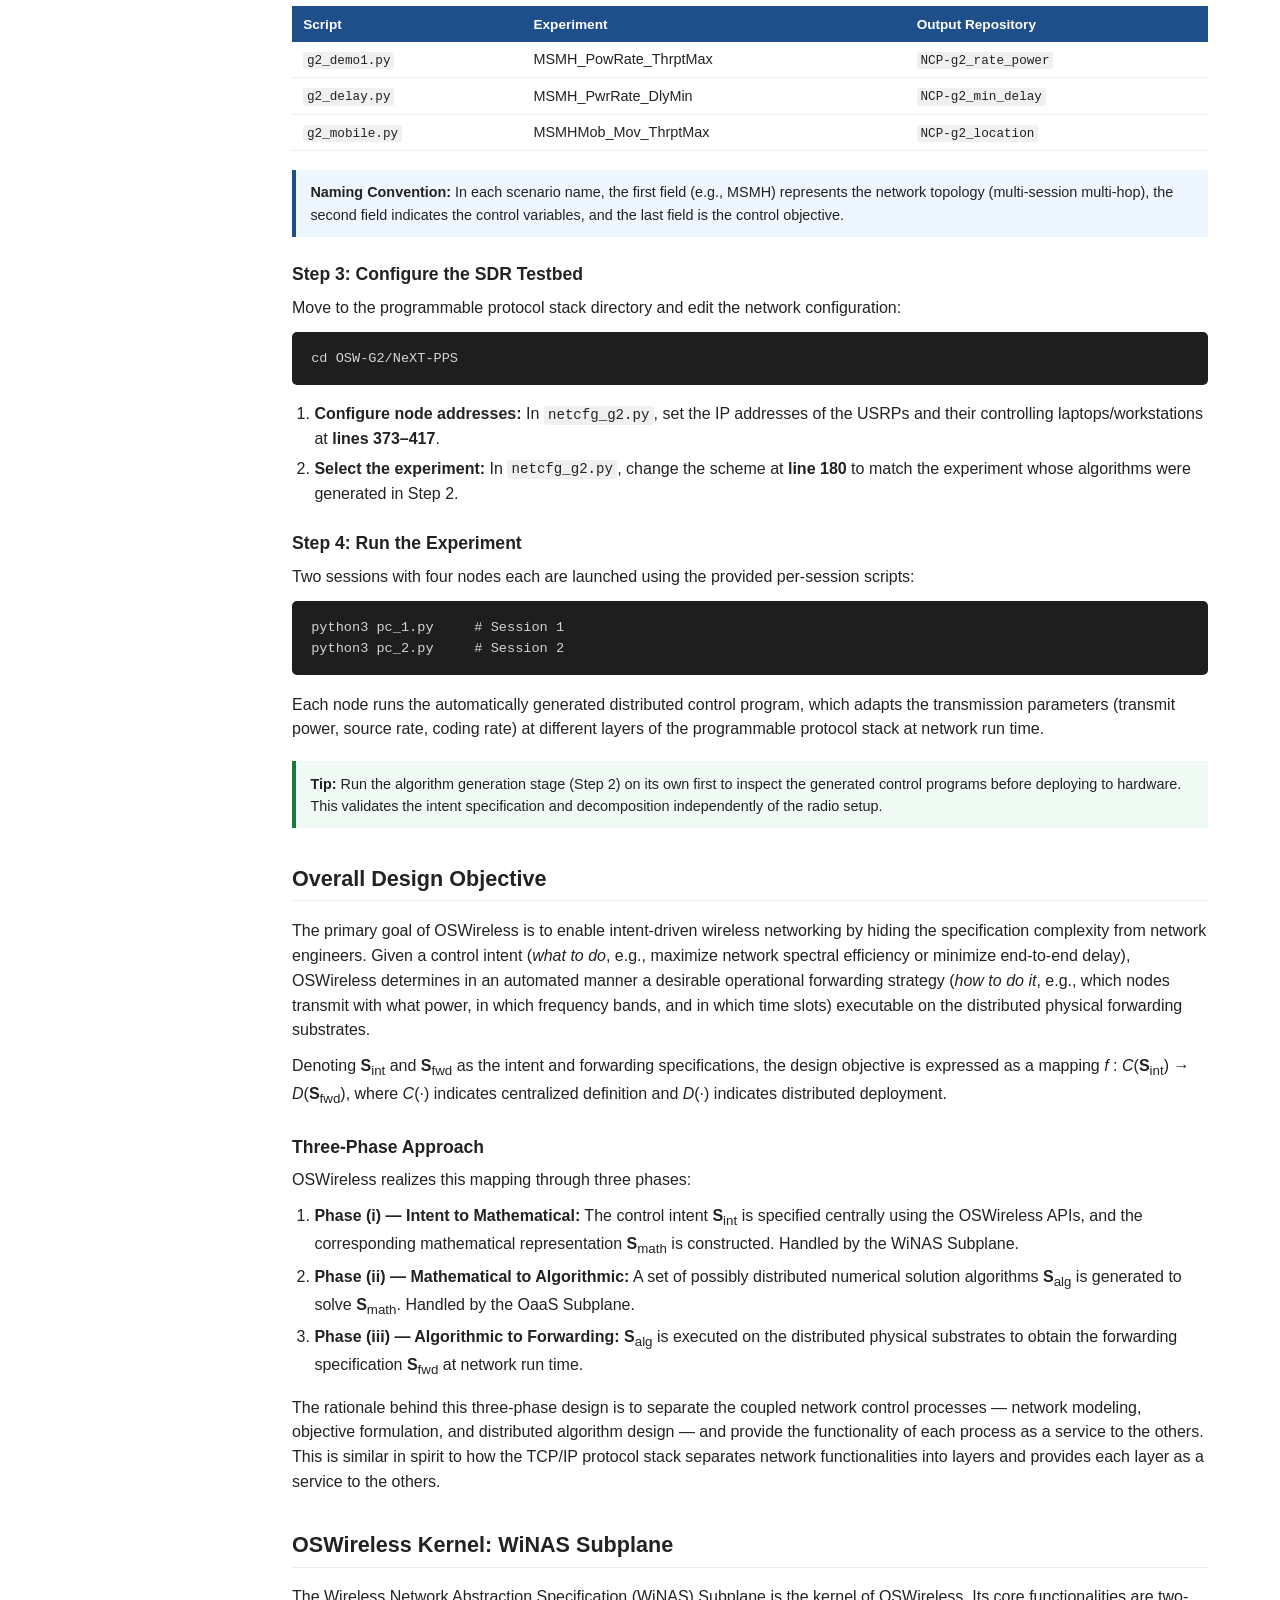
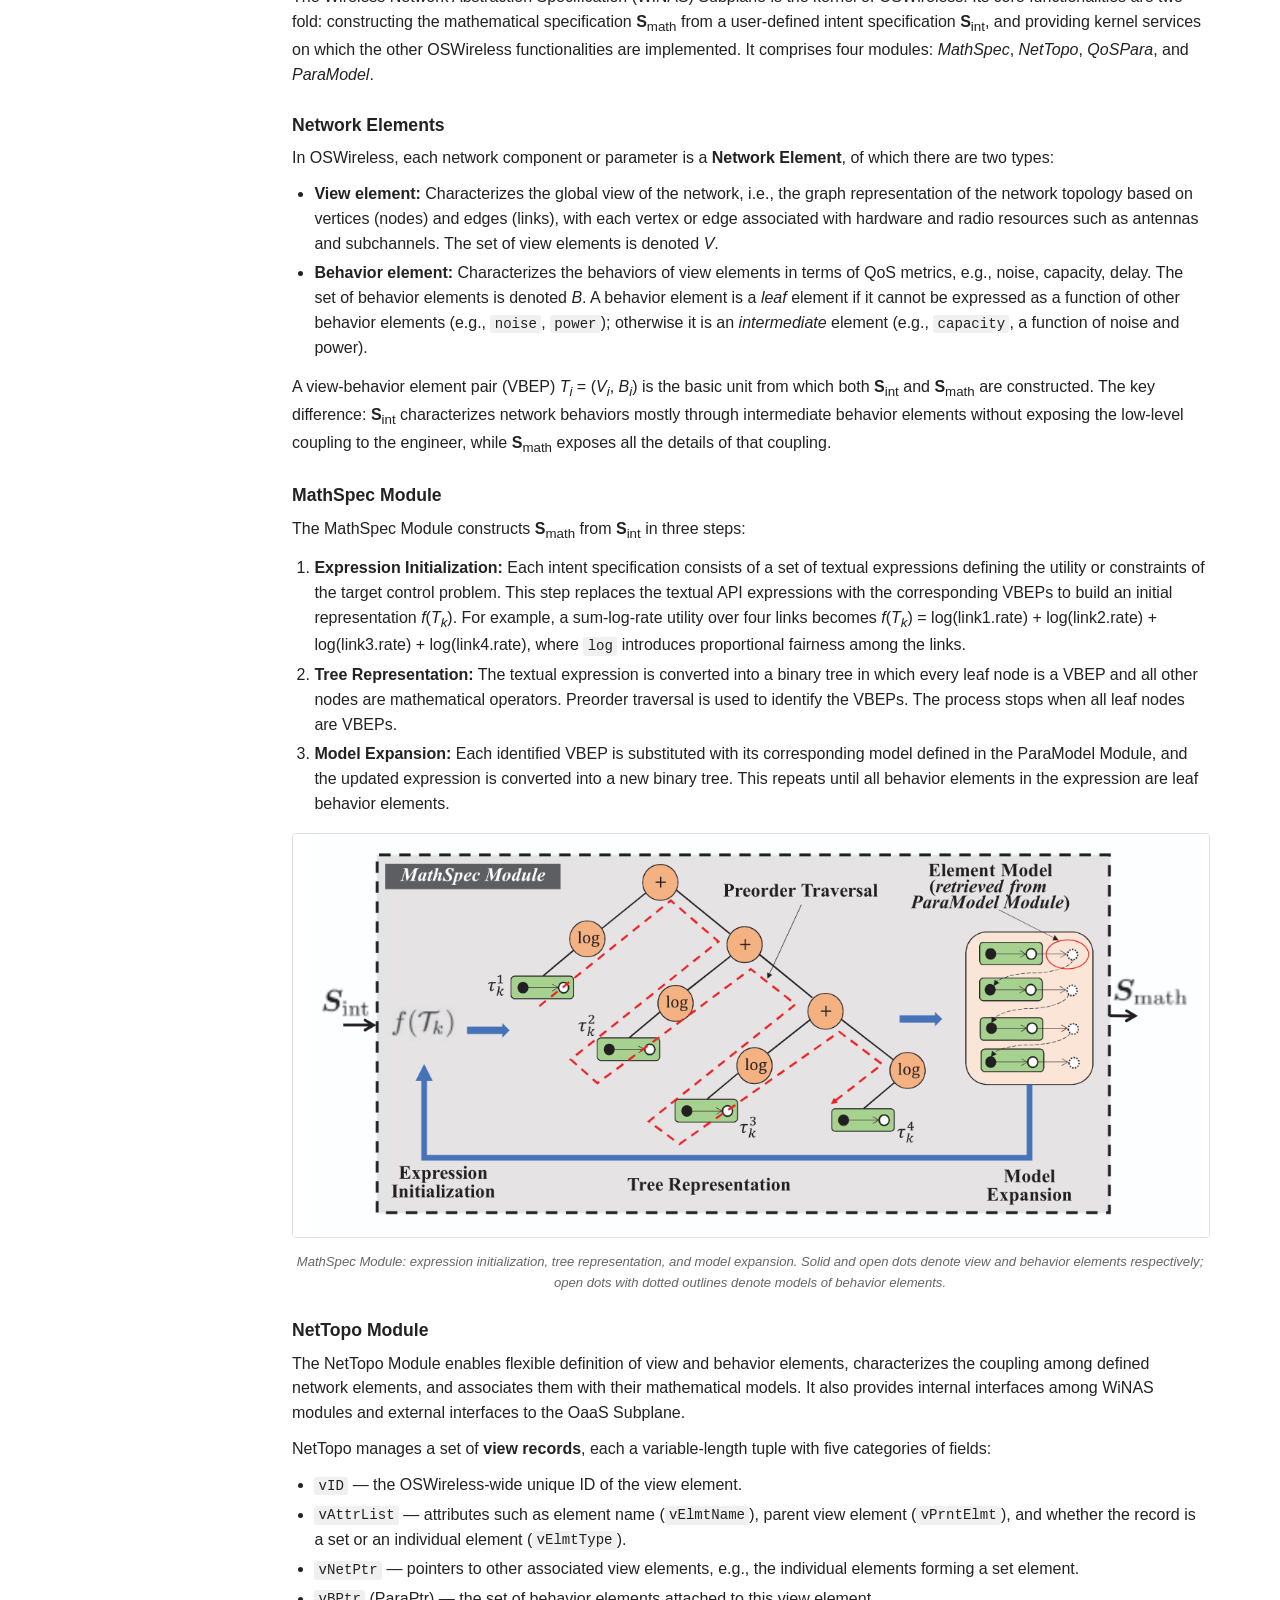
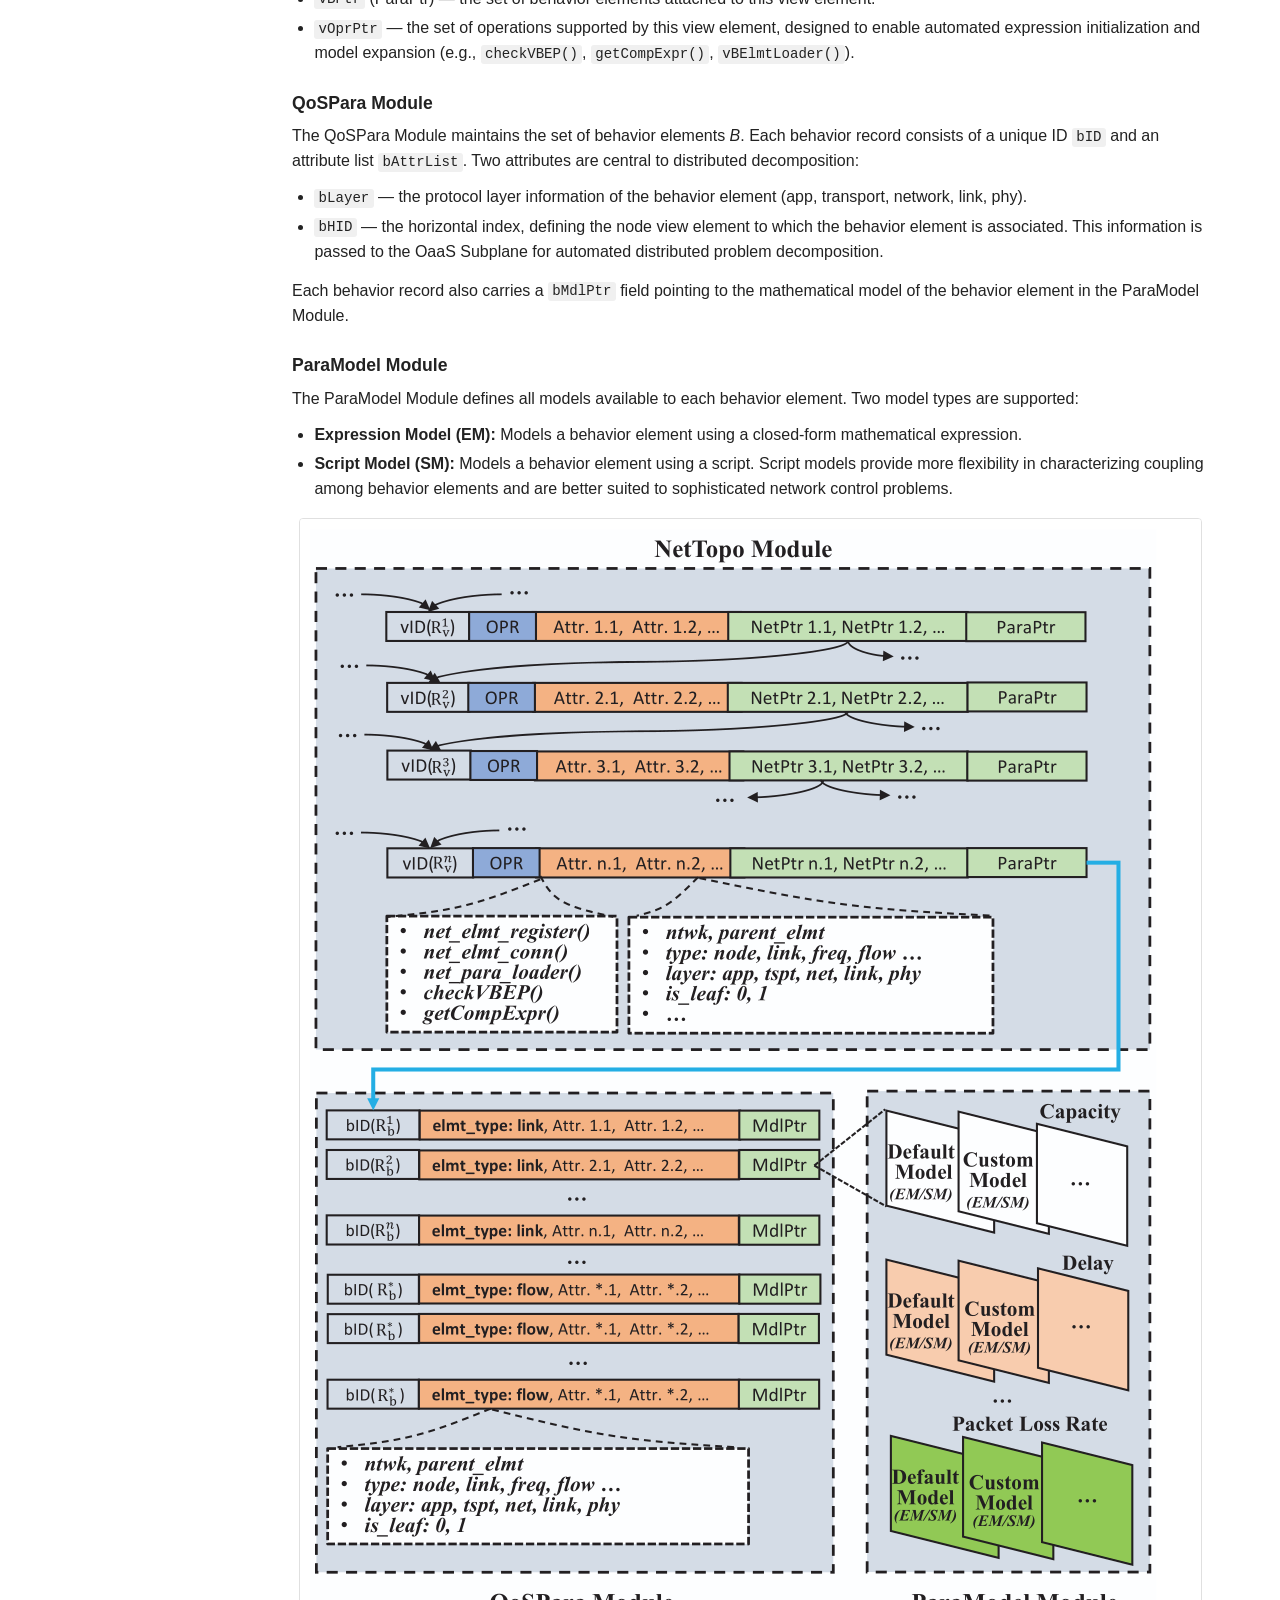
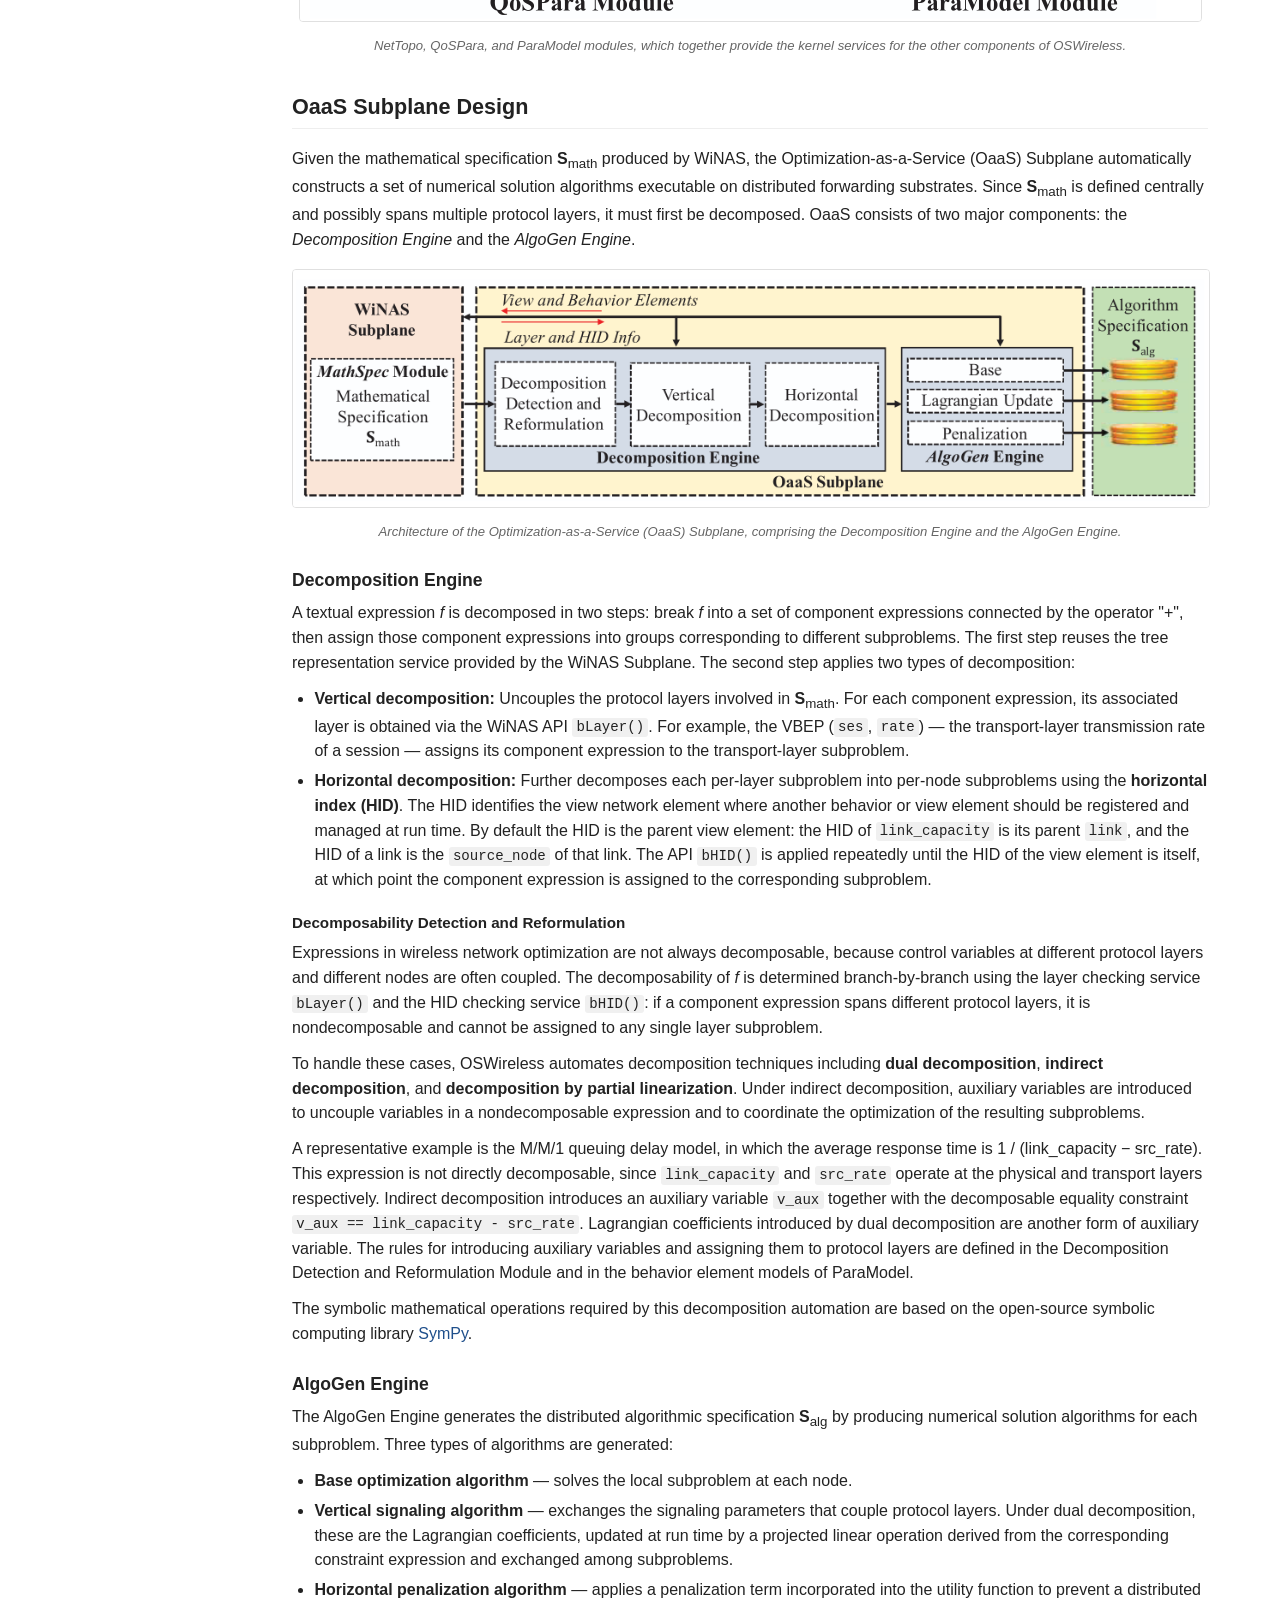
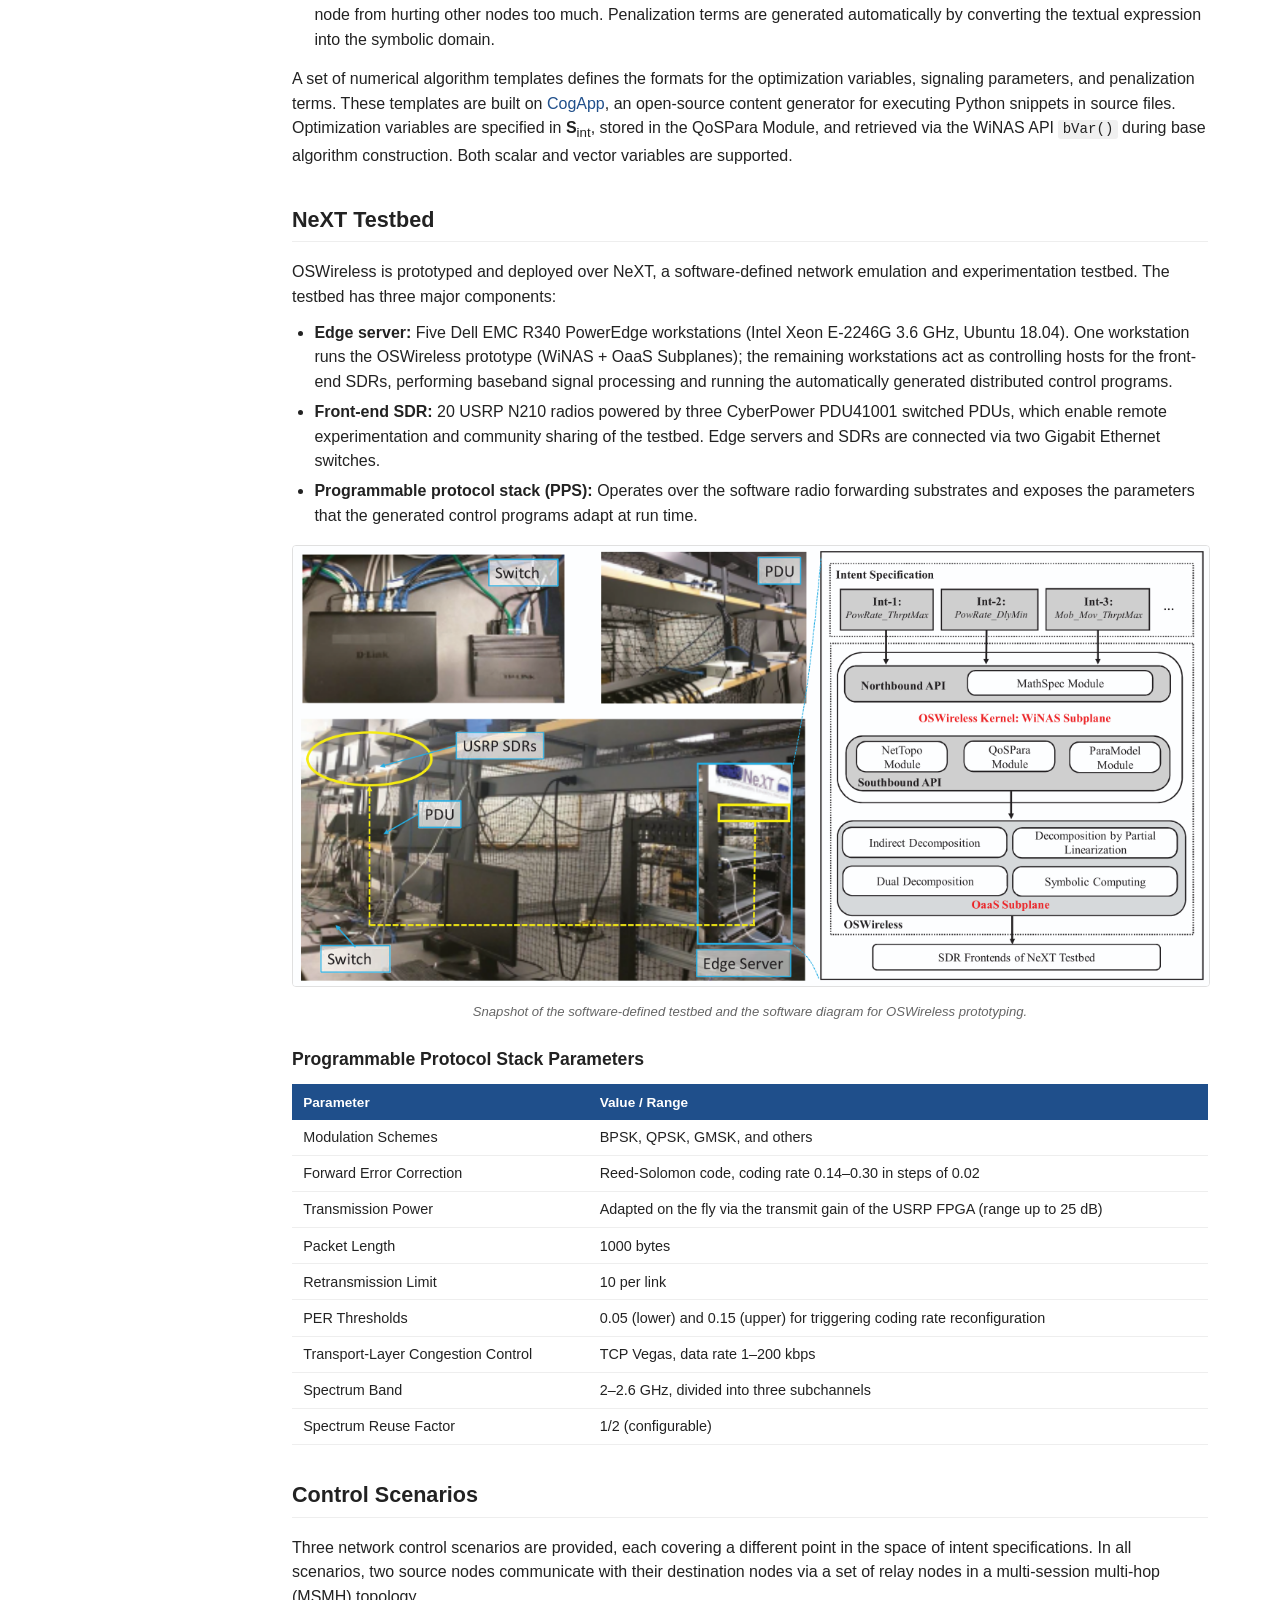
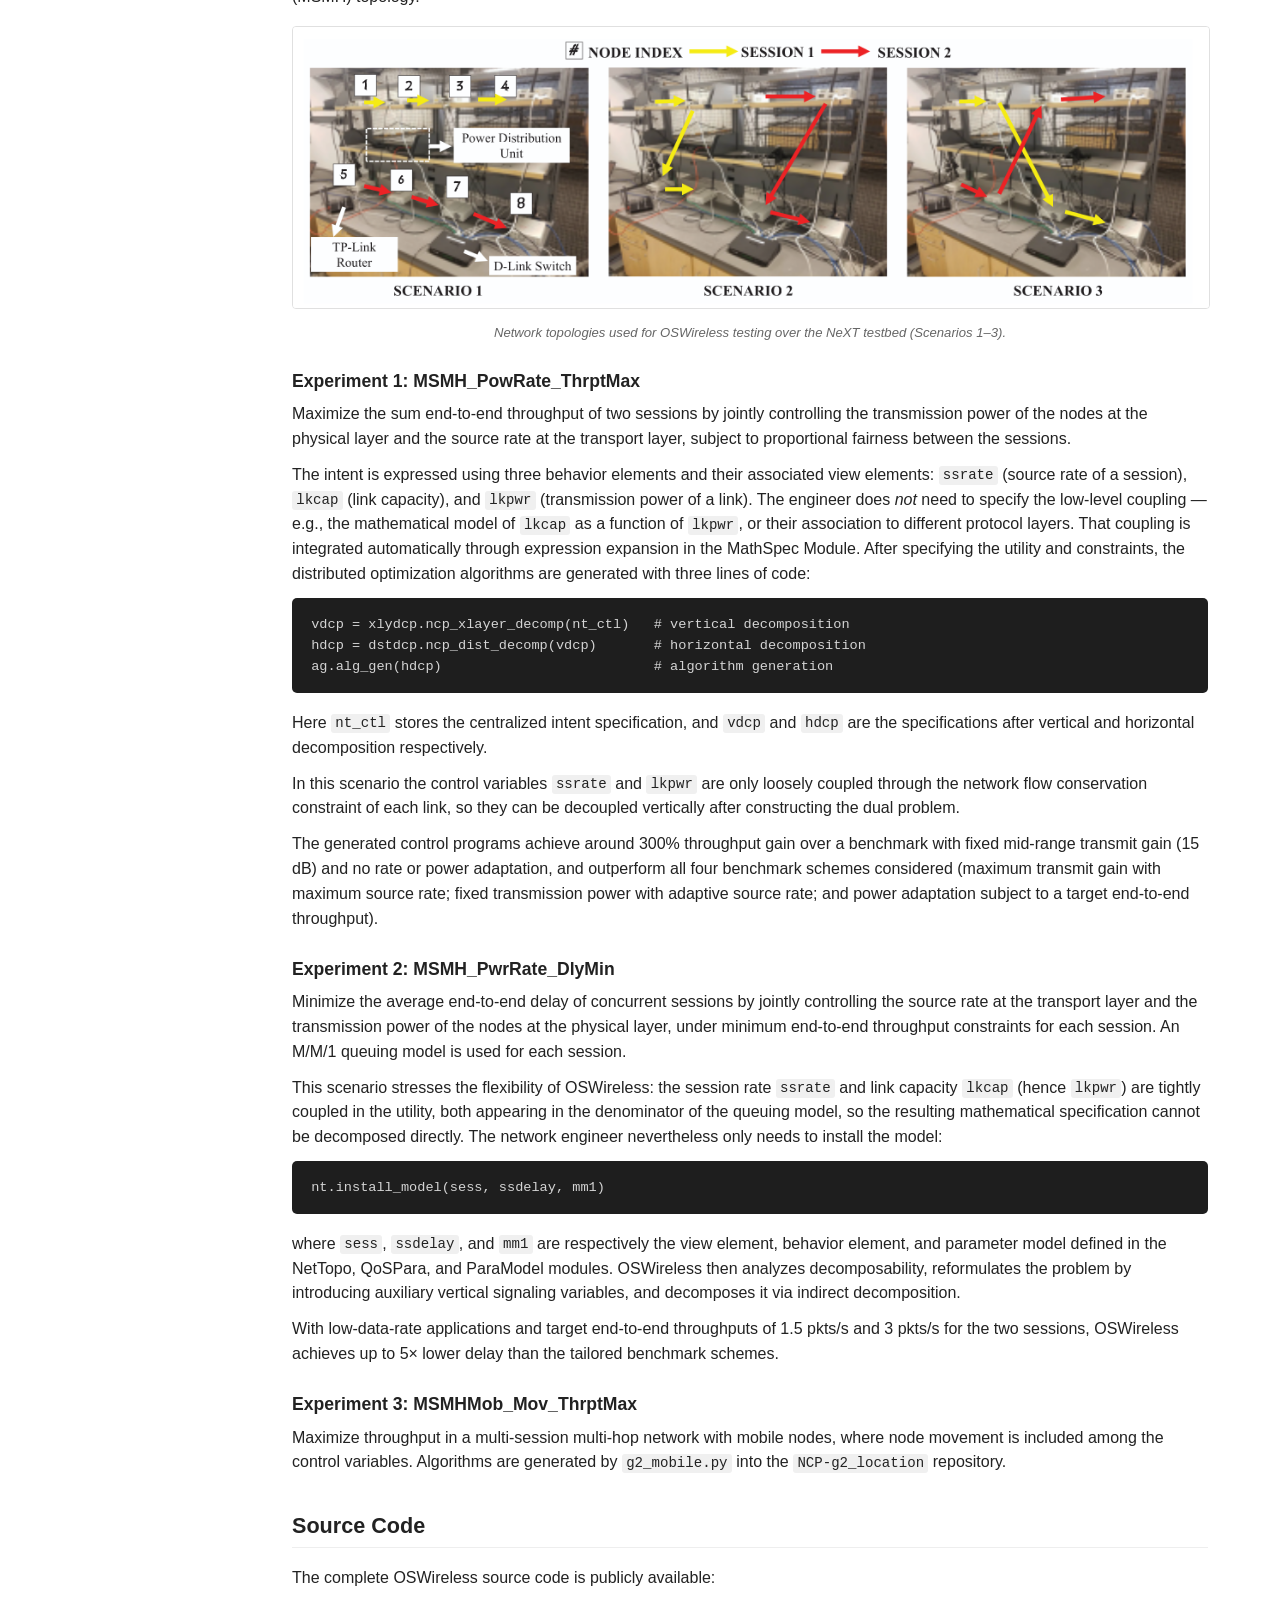
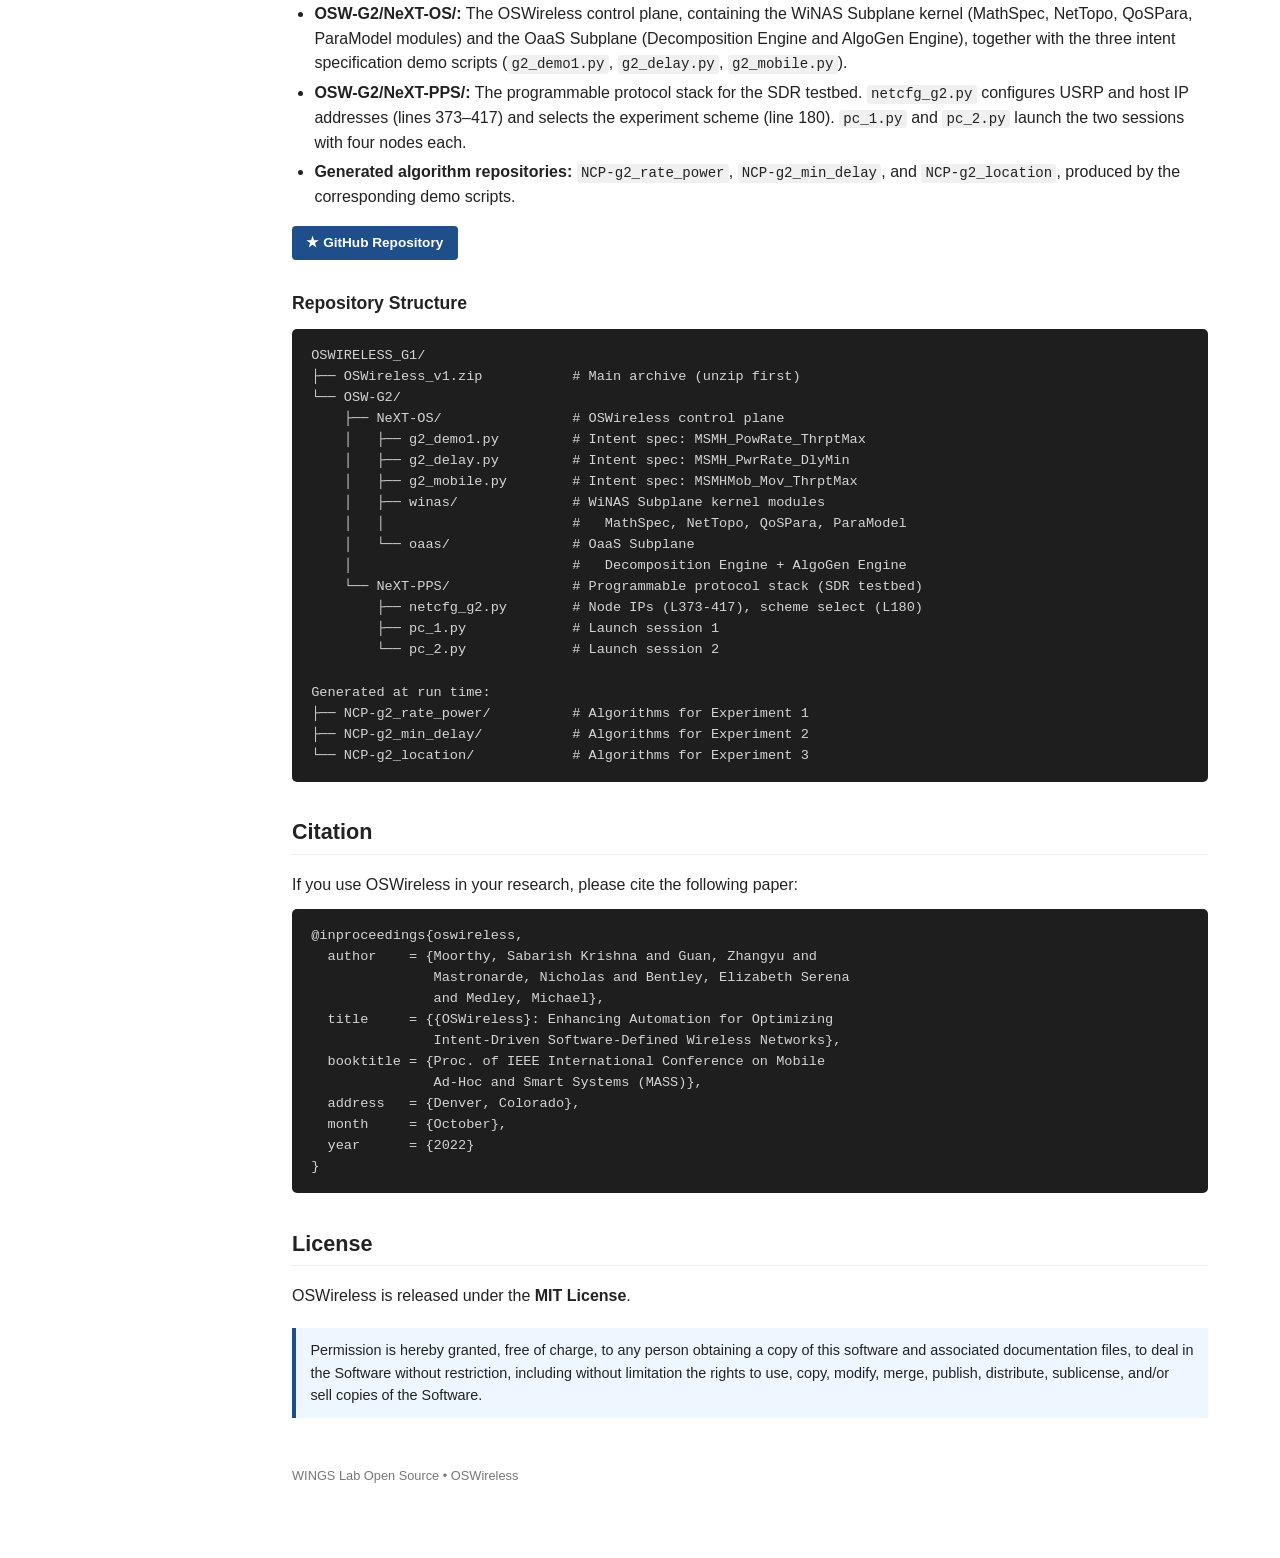
<file: oswireless.html>
<!DOCTYPE html>
<html lang="en">
<head>
  <meta charset="UTF-8" />
  <title>OSWireless | WINGS Lab Open Source</title>
  <meta name="viewport" content="width=device-width, initial-scale=1.0" />
  <style>
    body { margin:0; font-family:Arial, Helvetica, sans-serif; line-height:1.55; color:#222; }
    .layout { display:flex; min-height:100vh; }
    nav {
      width:260px; background:#f3f4f6; border-right:1px solid #ddd;
      padding:1rem; box-sizing:border-box; position:sticky; top:0;
      height:100vh; overflow-y:auto;
    }
    nav h1 { font-size:1.1rem; margin:0 0 .6rem 0; }
    nav ul { list-style:none; padding:0; margin:0; font-size:.9rem; }
    nav li.section-title { font-weight:bold; margin:.9rem 0 .3rem; }
    nav li { margin-bottom:.35rem; }
    nav a { color:#1f4f8b; text-decoration:none; }
    nav a:hover { text-decoration:underline; }
    nav a.sub { padding-left:1rem; font-size:.85rem; color:#4a6fa5; }
    main { flex:1; padding:1.6rem 2rem; box-sizing:border-box; max-width:980px; }
    main h1 { font-size:1.9rem; margin-top:0; }
    main h2 {
      font-size:1.35rem; margin-top:2.1rem;
      border-bottom:1px solid #eee; padding-bottom:.3rem;
    }
    main h3 { font-size:1.1rem; margin-top:1.5rem; margin-bottom:.3rem; }
    main h4 { font-size:.95rem; margin-top:1.1rem; margin-bottom:.3rem; }
    p { margin:.45rem 0 .7rem; }
    ul, ol { margin:.4rem 0 .9rem; padding-left:1.4rem; }
    li { margin-bottom:.3rem; }
    a { color:#1f4f8b; text-decoration:none; }
    a:hover { text-decoration:underline; }
    .pill {
      display:inline-block; font-size:.78rem; padding:.12rem .45rem;
      border-radius:999px; background:#f5f5f5; border:1px solid #e6e6e6;
      color:#444; margin-right:.35rem; margin-bottom:.25rem;
    }
    .note {
      background:#eef6ff; border-left:4px solid #1f4f8b;
      padding:.7rem .9rem; margin:1.2rem 0; font-size:.9rem;
    }
    .warning {
      background:#fff8f0; border-left:4px solid #c4600c;
      padding:.7rem .9rem; margin:1.2rem 0; font-size:.9rem;
    }
    .success {
      background:#f0faf4; border-left:4px solid #1a7a3a;
      padding:.7rem .9rem; margin:1.2rem 0; font-size:.9rem;
    }
    code {
      font-family:Consolas, Monaco, 'Courier New', monospace;
      font-size:.88em; background:#f0f0f0; padding:.1em .3em;
      border-radius:3px;
    }
    pre {
      background:#1e1e1e; color:#d4d4d4; padding:1rem 1.2rem;
      border-radius:5px; overflow-x:auto; font-size:.85rem;
      line-height:1.55; margin:.7rem 0 1.1rem;
    }
    pre code { background:none; padding:0; color:inherit; font-size:inherit; }
    table {
      width:100%; border-collapse:collapse; margin:.7rem 0 1.1rem;
      font-size:.9rem;
    }
    th {
      background:#1f4f8b; color:#fff; font-weight:bold; text-align:left;
      padding:.45rem .7rem; font-size:.85rem;
    }
    td { padding:.4rem .7rem; border-bottom:1px solid #eee; }
    tr:hover { background:#fafafa; }
    .img-placeholder {
      background:#f0f0f0; border:2px dashed #ccc; border-radius:5px;
      padding:2rem 1.2rem; text-align:center; color:#888;
      font-size:.85rem; margin:.8rem 0 1rem; font-style:italic;
    }
    .btn {
      display:inline-block; padding:.4rem .9rem; background:#1f4f8b;
      color:#fff; border-radius:4px; font-size:.85rem; font-weight:bold;
      text-decoration:none; margin-right:.4rem; margin-bottom:.4rem;
    }
    .btn:hover { background:#163d6e; text-decoration:none; }
    .btn-outline {
      background:transparent; color:#1f4f8b; border:1.5px solid #1f4f8b;
    }
    .btn-outline:hover { background:#eef6ff; }
    .fig { margin:1rem 0 1.2rem; text-align:center; }
    .fig img { max-width:100%; height:auto; border:1px solid #e0e0e0; border-radius:4px; }
    .fig .caption { font-size:.82rem; color:#666; margin-top:.4rem; font-style:italic; }
    @media (max-width:900px) {
      .layout { flex-direction:column; }
      nav { width:100%; height:auto; position:static; }
      main { padding:1rem; }
    }
  </style>
</head>

<body>
<div class="layout">
  <nav>
    <h1>OSWireless</h1>
    <ul>
      <li class="section-title">Getting Started</li>
      <li><a href="#introduction">Introduction</a></li>
      <li><a href="#prerequisites">Prerequisites</a></li>
      <li><a href="#setup">Setup Guide</a></li>

      <li class="section-title">Architecture</li>
      <li><a href="#design-objective">Design Objective</a></li>
      <li><a href="#winas">WiNAS Subplane</a></li>
      <li><a class="sub" href="#mathspec">MathSpec Module</a></li>
      <li><a class="sub" href="#nettopo">NetTopo Module</a></li>
      <li><a class="sub" href="#qospara">QoSPara Module</a></li>
      <li><a class="sub" href="#paramodel">ParaModel Module</a></li>
      <li><a href="#oaas">OaaS Subplane</a></li>
      <li><a class="sub" href="#decomposition">Decomposition Engine</a></li>
      <li><a class="sub" href="#algogen">AlgoGen Engine</a></li>

      <li class="section-title">Experiments</li>
      <li><a href="#testbed">NeXT Testbed</a></li>
      <li><a href="#experiments">Control Scenarios</a></li>

      <li class="section-title">Resources</li>
      <li><a href="#source-code">Source Code</a></li>
      <li><a href="#citation">Citation</a></li>
      <li><a href="#license">License</a></li>
    </ul>
  </nav>

  <main>
    <header>
      <h1>OSWireless</h1>
      <p style="margin-top:-.2rem; color:#555; font-size:1.05rem;">Enhancing Automation for Optimizing Intent-Driven Software-Defined Wireless Networks</p>
      <div>
        <span class="pill">Intent-Driven Networks</span>
        <span class="pill">Software-Defined Networking</span>
        <span class="pill">Specification Abstraction</span>
        <span class="pill">Automated Optimization</span>
        <span class="pill">SDR &middot; USRP Testbed</span>
        <span class="pill">Open Source</span>
      </div>
      <div style="margin-top:1rem;">
        <a class="btn" href="https://github.com/WingsLabWireless/OSWireless_G1" target="_blank">&#9733; Source Code</a>
        <a class="btn btn-outline" href="https://doi.org/10.1109/MASS56207.2022.00034" target="_blank">Paper (IEEE MASS 2022)</a>
        <a class="btn btn-outline" href="https://wingslabwireless.github.io/opensource">WINGS Lab Open Source</a>
      </div>
    </header>

    <!-- <section id="introduction">
      <h2>Introduction</h2>
      <p>To control wireless networks with optimized configurations, engineers usually need to grapple simultaneously with network modeling, algorithm and protocol design, as well as the implementation of the resulting control logic on distributed nodes. This process is tedious and error prone.</p>
      <p>Software-defined networking (SDN) has demonstrated immense performance gains in wired networks, but its extension to wireless networks remains challenging. Existing SDN controllers primarily provide services for <em>distribution abstraction</em> and <em>forwarding abstraction</em>, while very few efforts address <em>specification abstraction</em>, i.e., providing simplified network models that map abstract specifications to physical operational configurations.</p>
      <p><strong>OSWireless</strong> is a new control plane for optimizing software-defined wireless networks with automated optimization program generation capabilities. At its core is the virtualization of four control plane functionalities: <em>intent</em>, <em>mathematical</em>, <em>algorithmic</em>, and <em>forwarding</em> specifications, provided as a service to network engineers. Network engineers specify the control intent (<em>what to do</em>) in a centralized manner using high-level APIs, and OSWireless translates it into possibly distributed operational control specifications (<em>how to do it</em>).</p>
      <p>To this end, OSWireless introduces two new subplanes: the <strong>Wireless Network Abstraction Specification (WiNAS) Subplane</strong>, which converts intent specifications into corresponding mathematical specifications, and the <strong>Optimization-as-a-Service (OaaS) Subplane</strong>, which automatically generates operational algorithmic specifications. OSWireless has been prototyped and deployed over NeXT, a software-defined network emulation and experimentation testbed with 20 USRP SDRs.</p>
      <div class="fig"><img src="images/fig1_architecture.png" alt="Overall architecture of OSWireless"><div class="caption">Overall architecture of OSWireless, showing the WiNAS and OaaS Subplanes within the SDN control plane and the PPS Subplane in the data plane.</div></div>
    </section> -->

    <section id="introduction">
  <h2>Introduction</h2>

  <p><strong>OSWireless</strong> is an intent-driven control framework for software-defined wireless networks. It enables network engineers to define network objectives using high-level APIs while automatically generating the distributed control algorithms required to achieve those objectives.</p>

  <p>Developing optimized wireless network control applications typically requires expertise in network modeling, optimization, protocol design, and distributed implementation. OSWireless simplifies this workflow by abstracting these tasks into modular control plane services, allowing users to focus on specifying <em>what</em> the network should accomplish rather than <em>how</em> it should be implemented.</p>

  <p>The framework extends traditional software-defined networking by providing <em>specification abstraction</em> in addition to the commonly available <em>distribution</em> and <em>forwarding</em> abstractions. High-level intent specifications are translated into mathematical optimization models, decomposed into distributed optimization problems, and converted into executable control programs for deployment on programmable wireless nodes.</p>

  <p>OSWireless is organized into two primary control-plane subplanes. The <strong>Wireless Network Abstraction Specification (WiNAS) Subplane</strong> constructs mathematical representations of user-defined network intents, while the <strong>Optimization-as-a-Service (OaaS) Subplane</strong> generates the distributed optimization algorithms required for runtime execution. The framework is designed to operate with the NeXT software-defined wireless testbed and supports deployment on networks built using USRP software-defined radios.</p>

  <div class="fig">
    <img src="images/oswireless_architecture.png" alt="Overall architecture of OSWireless">
    <div class="caption">
      Overall architecture of OSWireless, showing the WiNAS and OaaS Subplanes within the SDN control plane and the PPS Subplane in the data plane.
    </div>
  </div>
</section>

    <section id="prerequisites">
      <h2>Software &amp; Hardware Prerequisites</h2>

      <h3>Hardware Requirements</h3>
      <table><thead><tr><th>Component</th><th>Specification</th><th>Notes</th></tr></thead><tbody>
        <tr><td>Edge Server</td><td>Dell EMC R340 PowerEdge workstations (5&times;)</td><td>Intel Xeon E-2246G 3.6 GHz CPU, Ubuntu 18.04. One workstation hosts OSWireless; the others act as SDR controlling hosts.</td></tr>
        <tr><td>Front-End SDR</td><td>Ettus USRP N210 (20&times;)</td><td>Software radio forwarding substrates; 2&ndash;2.6 GHz spectrum band divided into three subchannels</td></tr>
        <tr><td>Power Distribution</td><td>CyberPower PDU41001 Switched PDU (3&times;)</td><td>Enables remote power cycling and remote experimentation</td></tr>
        <tr><td>Networking</td><td>Two Gigabit Ethernet switches, TP-Link router, D-Link switch</td><td>Connects edge servers and front-end SDRs</td></tr>
        <tr><td>Antennas / Cables</td><td>Standard USRP antennas, Gigabit Ethernet cables</td><td>Per-node TX/RX</td></tr>
      </tbody></table>

      <div class="note"><strong>Scaled-Down Setup:</strong> The full NeXT testbed uses 20 USRPs, but the provided experiments run two sessions with four nodes each. A minimal reproduction therefore requires 8 USRP N210s plus the controlling hosts. The algorithm generation stage (WiNAS + OaaS) requires no radio hardware at all and can be run on a single Linux machine.</div>

      <h3>Software Requirements</h3>
      <table><thead><tr><th>Software</th><th>Purpose</th><th>Notes</th></tr></thead><tbody>
        <tr><td>Ubuntu 18.04 (or later)</td><td>Host operating system</td><td>Used on all edge server workstations</td></tr>
        <tr><td>Python 3.x</td><td>Runs the OSWireless kernel, decomposition, and algorithm generation scripts</td><td>Core requirement</td></tr>
        <tr><td>SymPy</td><td>Symbolic mathematical operations required by decomposition automation</td><td><a href="https://www.sympy.org/">sympy.org</a></td></tr>
        <tr><td>CogApp</td><td>Open-source content generator used for executing Python snippets in the numerical algorithm templates</td><td><a href="https://pypi.python.org/pypi/cogapp">pypi.python.org/pypi/cogapp</a></td></tr>
        <tr><td>NumPy / SciPy</td><td>Numerical computation in the generated optimization algorithms</td><td>Standard scientific stack</td></tr>
        <tr><td>UHD (USRP Hardware Driver)</td><td>Host&ndash;USRP interface for the N210 front-ends</td><td>Required only for testbed execution</td></tr>
        <tr><td>GNU Radio</td><td>Baseband signal processing for the programmable protocol stack</td><td>Required only for testbed execution</td></tr>
      </tbody></table>

      <h3>Knowledge Prerequisites</h3>
      <p>Users should be familiar with the basics of network optimization (convex optimization, utility maximization, Lagrangian duality and decomposition theory), software-defined networking concepts (control plane vs. data plane, intent specification), and cross-layer wireless protocol design. Familiarity with USRP/GNU Radio workflows is helpful for the testbed experiments but is not required for the algorithm generation stage.</p>
    </section>

    <section id="setup">
      <h2>Setup Guide</h2>

      <h3>Step 1: Clone the Repository</h3>
      <pre><code>git clone https://github.com/WingsLabWireless/OSWireless_G1.git
cd OSWireless_G1
unzip OSWireless_v1.zip</code></pre>
      <p>The archive expands into two main directories: <code>OSW-G2/NeXT-OS</code> (the OSWireless control plane and algorithm generation) and <code>OSW-G2/NeXT-PPS</code> (the programmable protocol stack that runs on the SDR testbed).</p>

      <h3>Step 2: Generate the Control Algorithms</h3>
      <p>Navigate to the OSWireless kernel directory and execute the demo script corresponding to the desired control intent. Each script defines an intent specification using the high-level WiNAS APIs, constructs the mathematical specification, decomposes it, and generates the distributed operational algorithms.</p>
      <pre><code>cd OSW-G2/NeXT-OS

python3 g2_demo1.py     # Experiment 1: MSMH_PowRate_ThrptMax
python3 g2_delay.py     # Experiment 2: MSMH_PwrRate_DlyMin
python3 g2_mobile.py    # Experiment 3: MSMHMob_Mov_ThrptMax</code></pre>

      <p>The generated algorithms are written to separate repositories, one per experiment:</p>
      <table><thead><tr><th>Script</th><th>Experiment</th><th>Output Repository</th></tr></thead><tbody>
        <tr><td><code>g2_demo1.py</code></td><td>MSMH_PowRate_ThrptMax</td><td><code>NCP-g2_rate_power</code></td></tr>
        <tr><td><code>g2_delay.py</code></td><td>MSMH_PwrRate_DlyMin</td><td><code>NCP-g2_min_delay</code></td></tr>
        <tr><td><code>g2_mobile.py</code></td><td>MSMHMob_Mov_ThrptMax</td><td><code>NCP-g2_location</code></td></tr>
      </tbody></table>

      <div class="note"><strong>Naming Convention:</strong> In each scenario name, the first field (e.g., MSMH) represents the network topology (multi-session multi-hop), the second field indicates the control variables, and the last field is the control objective.</div>

      <h3>Step 3: Configure the SDR Testbed</h3>
      <p>Move to the programmable protocol stack directory and edit the network configuration:</p>
      <pre><code>cd OSW-G2/NeXT-PPS</code></pre>
      <ol>
        <li><strong>Configure node addresses:</strong> In <code>netcfg_g2.py</code>, set the IP addresses of the USRPs and their controlling laptops/workstations at <strong>lines 373&ndash;417</strong>.</li>
        <li><strong>Select the experiment:</strong> In <code>netcfg_g2.py</code>, change the scheme at <strong>line 180</strong> to match the experiment whose algorithms were generated in Step 2.</li>
      </ol>

      <h3>Step 4: Run the Experiment</h3>
      <p>Two sessions with four nodes each are launched using the provided per-session scripts:</p>
      <pre><code>python3 pc_1.py     # Session 1
python3 pc_2.py     # Session 2</code></pre>
      <p>Each node runs the automatically generated distributed control program, which adapts the transmission parameters (transmit power, source rate, coding rate) at different layers of the programmable protocol stack at network run time.</p>

      <div class="success"><strong>Tip:</strong> Run the algorithm generation stage (Step 2) on its own first to inspect the generated control programs before deploying to hardware. This validates the intent specification and decomposition independently of the radio setup.</div>
    </section>

    <section id="design-objective">
      <h2>Overall Design Objective</h2>
      <p>The primary goal of OSWireless is to enable intent-driven wireless networking by hiding the specification complexity from network engineers. Given a control intent (<em>what to do</em>, e.g., maximize network spectral efficiency or minimize end-to-end delay), OSWireless determines in an automated manner a desirable operational forwarding strategy (<em>how to do it</em>, e.g., which nodes transmit with what power, in which frequency bands, and in which time slots) executable on the distributed physical forwarding substrates.</p>
      <p>Denoting <strong>S</strong><sub>int</sub> and <strong>S</strong><sub>fwd</sub> as the intent and forwarding specifications, the design objective is expressed as a mapping <em>f</em> : <em>C</em>(<strong>S</strong><sub>int</sub>) &rarr; <em>D</em>(<strong>S</strong><sub>fwd</sub>), where <em>C</em>(&middot;) indicates centralized definition and <em>D</em>(&middot;) indicates distributed deployment.</p>

      <h3>Three-Phase Approach</h3>
      <p>OSWireless realizes this mapping through three phases:</p>
      <ol>
        <li><strong>Phase (i) &mdash; Intent to Mathematical:</strong> The control intent <strong>S</strong><sub>int</sub> is specified centrally using the OSWireless APIs, and the corresponding mathematical representation <strong>S</strong><sub>math</sub> is constructed. Handled by the WiNAS Subplane.</li>
        <li><strong>Phase (ii) &mdash; Mathematical to Algorithmic:</strong> A set of possibly distributed numerical solution algorithms <strong>S</strong><sub>alg</sub> is generated to solve <strong>S</strong><sub>math</sub>. Handled by the OaaS Subplane.</li>
        <li><strong>Phase (iii) &mdash; Algorithmic to Forwarding:</strong> <strong>S</strong><sub>alg</sub> is executed on the distributed physical substrates to obtain the forwarding specification <strong>S</strong><sub>fwd</sub> at network run time.</li>
      </ol>
      <p>The rationale behind this three-phase design is to separate the coupled network control processes &mdash; network modeling, objective formulation, and distributed algorithm design &mdash; and provide the functionality of each process as a service to the others. This is similar in spirit to how the TCP/IP protocol stack separates network functionalities into layers and provides each layer as a service to the others.</p>
    </section>

    <section id="winas">
      <h2>OSWireless Kernel: WiNAS Subplane</h2>
      <p>The Wireless Network Abstraction Specification (WiNAS) Subplane is the kernel of OSWireless. Its core functionalities are two-fold: constructing the mathematical specification <strong>S</strong><sub>math</sub> from a user-defined intent specification <strong>S</strong><sub>int</sub>, and providing kernel services on which the other OSWireless functionalities are implemented. It comprises four modules: <em>MathSpec</em>, <em>NetTopo</em>, <em>QoSPara</em>, and <em>ParaModel</em>.</p>

      <h3>Network Elements</h3>
      <p>In OSWireless, each network component or parameter is a <strong>Network Element</strong>, of which there are two types:</p>
      <ul>
        <li><strong>View element:</strong> Characterizes the global view of the network, i.e., the graph representation of the network topology based on vertices (nodes) and edges (links), with each vertex or edge associated with hardware and radio resources such as antennas and subchannels. The set of view elements is denoted <em>V</em>.</li>
        <li><strong>Behavior element:</strong> Characterizes the behaviors of view elements in terms of QoS metrics, e.g., noise, capacity, delay. The set of behavior elements is denoted <em>B</em>. A behavior element is a <em>leaf</em> element if it cannot be expressed as a function of other behavior elements (e.g., <code>noise</code>, <code>power</code>); otherwise it is an <em>intermediate</em> element (e.g., <code>capacity</code>, a function of noise and power).</li>
      </ul>
      <p>A view-behavior element pair (VBEP) <em>T<sub>i</sub></em> = (<em>V<sub>i</sub></em>, <em>B<sub>i</sub></em>) is the basic unit from which both <strong>S</strong><sub>int</sub> and <strong>S</strong><sub>math</sub> are constructed. The key difference: <strong>S</strong><sub>int</sub> characterizes network behaviors mostly through intermediate behavior elements without exposing the low-level coupling to the engineer, while <strong>S</strong><sub>math</sub> exposes all the details of that coupling.</p>

      <h3 id="mathspec">MathSpec Module</h3>
      <p>The MathSpec Module constructs <strong>S</strong><sub>math</sub> from <strong>S</strong><sub>int</sub> in three steps:</p>
      <ol>
        <li><strong>Expression Initialization:</strong> Each intent specification consists of a set of textual expressions defining the utility or constraints of the target control problem. This step replaces the textual API expressions with the corresponding VBEPs to build an initial representation <em>f</em>(<em>T<sub>k</sub></em>). For example, a sum-log-rate utility over four links becomes <em>f</em>(<em>T<sub>k</sub></em>) = log(link1.rate) + log(link2.rate) + log(link3.rate) + log(link4.rate), where <code>log</code> introduces proportional fairness among the links.</li>
        <li><strong>Tree Representation:</strong> The textual expression is converted into a binary tree in which every leaf node is a VBEP and all other nodes are mathematical operators. Preorder traversal is used to identify the VBEPs. The process stops when all leaf nodes are VBEPs.</li>
        <li><strong>Model Expansion:</strong> Each identified VBEP is substituted with its corresponding model defined in the ParaModel Module, and the updated expression is converted into a new binary tree. This repeats until all behavior elements in the expression are leaf behavior elements.</li>
      </ol>
      <div class="fig"><img src="images/mathspec.png" alt="Diagram of the MathSpec Module"><div class="caption">MathSpec Module: expression initialization, tree representation, and model expansion. Solid and open dots denote view and behavior elements respectively; open dots with dotted outlines denote models of behavior elements.</div></div>

      <h3 id="nettopo">NetTopo Module</h3>
      <p>The NetTopo Module enables flexible definition of view and behavior elements, characterizes the coupling among defined network elements, and associates them with their mathematical models. It also provides internal interfaces among WiNAS modules and external interfaces to the OaaS Subplane.</p>
      <p>NetTopo manages a set of <strong>view records</strong>, each a variable-length tuple with five categories of fields:</p>
      <ul>
        <li><code>vID</code> &mdash; the OSWireless-wide unique ID of the view element.</li>
        <li><code>vAttrList</code> &mdash; attributes such as element name (<code>vElmtName</code>), parent view element (<code>vPrntElmt</code>), and whether the record is a set or an individual element (<code>vElmtType</code>).</li>
        <li><code>vNetPtr</code> &mdash; pointers to other associated view elements, e.g., the individual elements forming a set element.</li>
        <li><code>vBPtr</code> (ParaPtr) &mdash; the set of behavior elements attached to this view element.</li>
        <li><code>vOprPtr</code> &mdash; the set of operations supported by this view element, designed to enable automated expression initialization and model expansion (e.g., <code>checkVBEP()</code>, <code>getCompExpr()</code>, <code>vBElmtLoader()</code>).</li>
      </ul>

      <h3 id="qospara">QoSPara Module</h3>
      <p>The QoSPara Module maintains the set of behavior elements <em>B</em>. Each behavior record consists of a unique ID <code>bID</code> and an attribute list <code>bAttrList</code>. Two attributes are central to distributed decomposition:</p>
      <ul>
        <li><code>bLayer</code> &mdash; the protocol layer information of the behavior element (app, transport, network, link, phy).</li>
        <li><code>bHID</code> &mdash; the horizontal index, defining the node view element to which the behavior element is associated. This information is passed to the OaaS Subplane for automated distributed problem decomposition.</li>
      </ul>
      <p>Each behavior record also carries a <code>bMdlPtr</code> field pointing to the mathematical model of the behavior element in the ParaModel Module.</p>

      <h3 id="paramodel">ParaModel Module</h3>
      <p>The ParaModel Module defines all models available to each behavior element. Two model types are supported:</p>
      <ul>
        <li><strong>Expression Model (EM):</strong> Models a behavior element using a closed-form mathematical expression.</li>
        <li><strong>Script Model (SM):</strong> Models a behavior element using a script. Script models provide more flexibility in characterizing coupling among behavior elements and are better suited to sophisticated network control problems.</li>
      </ul>
      <div class="fig"><img src="images/nettopo.png" alt="Diagram of NetTopo, QoSPara and ParaModel modules"><div class="caption">NetTopo, QoSPara, and ParaModel modules, which together provide the kernel services for the other components of OSWireless.</div></div>
    </section>

    <section id="oaas">
      <h2>OaaS Subplane Design</h2>
      <p>Given the mathematical specification <strong>S</strong><sub>math</sub> produced by WiNAS, the Optimization-as-a-Service (OaaS) Subplane automatically constructs a set of numerical solution algorithms executable on distributed forwarding substrates. Since <strong>S</strong><sub>math</sub> is defined centrally and possibly spans multiple protocol layers, it must first be decomposed. OaaS consists of two major components: the <em>Decomposition Engine</em> and the <em>AlgoGen Engine</em>.</p>
      <div class="fig"><img src="images/oaas_subplane.png" alt="Overall architecture of the OaaS Subplane"><div class="caption">Architecture of the Optimization-as-a-Service (OaaS) Subplane, comprising the Decomposition Engine and the AlgoGen Engine.</div></div>

      <h3 id="decomposition">Decomposition Engine</h3>
      <p>A textual expression <em>f</em> is decomposed in two steps: break <em>f</em> into a set of component expressions connected by the operator "+", then assign those component expressions into groups corresponding to different subproblems. The first step reuses the tree representation service provided by the WiNAS Subplane. The second step applies two types of decomposition:</p>
      <ul>
        <li><strong>Vertical decomposition:</strong> Uncouples the protocol layers involved in <strong>S</strong><sub>math</sub>. For each component expression, its associated layer is obtained via the WiNAS API <code>bLayer()</code>. For example, the VBEP (<code>ses</code>, <code>rate</code>) &mdash; the transport-layer transmission rate of a session &mdash; assigns its component expression to the transport-layer subproblem.</li>
        <li><strong>Horizontal decomposition:</strong> Further decomposes each per-layer subproblem into per-node subproblems using the <strong>horizontal index (HID)</strong>. The HID identifies the view network element where another behavior or view element should be registered and managed at run time. By default the HID is the parent view element: the HID of <code>link_capacity</code> is its parent <code>link</code>, and the HID of a link is the <code>source_node</code> of that link. The API <code>bHID()</code> is applied repeatedly until the HID of the view element is itself, at which point the component expression is assigned to the corresponding subproblem.</li>
      </ul>

      <h4>Decomposability Detection and Reformulation</h4>
      <p>Expressions in wireless network optimization are not always decomposable, because control variables at different protocol layers and different nodes are often coupled. The decomposability of <em>f</em> is determined branch-by-branch using the layer checking service <code>bLayer()</code> and the HID checking service <code>bHID()</code>: if a component expression spans different protocol layers, it is nondecomposable and cannot be assigned to any single layer subproblem.</p>
      <p>To handle these cases, OSWireless automates decomposition techniques including <strong>dual decomposition</strong>, <strong>indirect decomposition</strong>, and <strong>decomposition by partial linearization</strong>. Under indirect decomposition, auxiliary variables are introduced to uncouple variables in a nondecomposable expression and to coordinate the optimization of the resulting subproblems.</p>
      <p>A representative example is the M/M/1 queuing delay model, in which the average response time is 1 / (link_capacity &minus; src_rate). This expression is not directly decomposable, since <code>link_capacity</code> and <code>src_rate</code> operate at the physical and transport layers respectively. Indirect decomposition introduces an auxiliary variable <code>v_aux</code> together with the decomposable equality constraint <code>v_aux == link_capacity - src_rate</code>. Lagrangian coefficients introduced by dual decomposition are another form of auxiliary variable. The rules for introducing auxiliary variables and assigning them to protocol layers are defined in the Decomposition Detection and Reformulation Module and in the behavior element models of ParaModel.</p>
      <p>The symbolic mathematical operations required by this decomposition automation are based on the open-source symbolic computing library <a href="https://www.sympy.org/">SymPy</a>.</p>

      <h3 id="algogen">AlgoGen Engine</h3>
      <p>The AlgoGen Engine generates the distributed algorithmic specification <strong>S</strong><sub>alg</sub> by producing numerical solution algorithms for each subproblem. Three types of algorithms are generated:</p>
      <ul>
        <li><strong>Base optimization algorithm</strong> &mdash; solves the local subproblem at each node.</li>
        <li><strong>Vertical signaling algorithm</strong> &mdash; exchanges the signaling parameters that couple protocol layers. Under dual decomposition, these are the Lagrangian coefficients, updated at run time by a projected linear operation derived from the corresponding constraint expression and exchanged among subproblems.</li>
        <li><strong>Horizontal penalization algorithm</strong> &mdash; applies a penalization term incorporated into the utility function to prevent a distributed node from hurting other nodes too much. Penalization terms are generated automatically by converting the textual expression into the symbolic domain.</li>
      </ul>
      <p>A set of numerical algorithm templates defines the formats for the optimization variables, signaling parameters, and penalization terms. These templates are built on <a href="https://pypi.python.org/pypi/cogapp">CogApp</a>, an open-source content generator for executing Python snippets in source files. Optimization variables are specified in <strong>S</strong><sub>int</sub>, stored in the QoSPara Module, and retrieved via the WiNAS API <code>bVar()</code> during base algorithm construction. Both scalar and vector variables are supported.</p>
    </section>

    <section id="testbed">
      <h2>NeXT Testbed</h2>
      <p>OSWireless is prototyped and deployed over NeXT, a software-defined network emulation and experimentation testbed. The testbed has three major components:</p>
      <ul>
        <li><strong>Edge server:</strong> Five Dell EMC R340 PowerEdge workstations (Intel Xeon E-2246G 3.6 GHz, Ubuntu 18.04). One workstation runs the OSWireless prototype (WiNAS + OaaS Subplanes); the remaining workstations act as controlling hosts for the front-end SDRs, performing baseband signal processing and running the automatically generated distributed control programs.</li>
        <li><strong>Front-end SDR:</strong> 20 USRP N210 radios powered by three CyberPower PDU41001 switched PDUs, which enable remote experimentation and community sharing of the testbed. Edge servers and SDRs are connected via two Gigabit Ethernet switches.</li>
        <li><strong>Programmable protocol stack (PPS):</strong> Operates over the software radio forwarding substrates and exposes the parameters that the generated control programs adapt at run time.</li>
      </ul>
      <div class="fig"><img src="images/nexttestbed.png" alt="Snapshot of the NeXT software-defined testbed"><div class="caption">Snapshot of the software-defined testbed and the software diagram for OSWireless prototyping.</div></div>

      <h3>Programmable Protocol Stack Parameters</h3>
      <table><thead><tr><th>Parameter</th><th>Value / Range</th></tr></thead><tbody>
        <tr><td>Modulation Schemes</td><td>BPSK, QPSK, GMSK, and others</td></tr>
        <tr><td>Forward Error Correction</td><td>Reed-Solomon code, coding rate 0.14&ndash;0.30 in steps of 0.02</td></tr>
        <tr><td>Transmission Power</td><td>Adapted on the fly via the transmit gain of the USRP FPGA (range up to 25 dB)</td></tr>
        <tr><td>Packet Length</td><td>1000 bytes</td></tr>
        <tr><td>Retransmission Limit</td><td>10 per link</td></tr>
        <tr><td>PER Thresholds</td><td>0.05 (lower) and 0.15 (upper) for triggering coding rate reconfiguration</td></tr>
        <tr><td>Transport-Layer Congestion Control</td><td>TCP Vegas, data rate 1&ndash;200 kbps</td></tr>
        <tr><td>Spectrum Band</td><td>2&ndash;2.6 GHz, divided into three subchannels</td></tr>
        <tr><td>Spectrum Reuse Factor</td><td>1/2 (configurable)</td></tr>
      </tbody></table>
    </section>

    <section id="experiments">
      <h2>Control Scenarios</h2>
      <p>Three network control scenarios are provided, each covering a different point in the space of intent specifications. In all scenarios, two source nodes communicate with their destination nodes via a set of relay nodes in a multi-session multi-hop (MSMH) topology.</p>
      <div class="fig"><img src="images/netowork_topologies.png" alt="Network topologies for OSWireless testing"><div class="caption">Network topologies used for OSWireless testing over the NeXT testbed (Scenarios 1&ndash;3).</div></div>

      <h3>Experiment 1: MSMH_PowRate_ThrptMax</h3>
      <p>Maximize the sum end-to-end throughput of two sessions by jointly controlling the transmission power of the nodes at the physical layer and the source rate at the transport layer, subject to proportional fairness between the sessions.</p>
      <p>The intent is expressed using three behavior elements and their associated view elements: <code>ssrate</code> (source rate of a session), <code>lkcap</code> (link capacity), and <code>lkpwr</code> (transmission power of a link). The engineer does <em>not</em> need to specify the low-level coupling &mdash; e.g., the mathematical model of <code>lkcap</code> as a function of <code>lkpwr</code>, or their association to different protocol layers. That coupling is integrated automatically through expression expansion in the MathSpec Module. After specifying the utility and constraints, the distributed optimization algorithms are generated with three lines of code:</p>
      <pre><code>vdcp = xlydcp.ncp_xlayer_decomp(nt_ctl)   # vertical decomposition
hdcp = dstdcp.ncp_dist_decomp(vdcp)       # horizontal decomposition
ag.alg_gen(hdcp)                          # algorithm generation</code></pre>
      <p>Here <code>nt_ctl</code> stores the centralized intent specification, and <code>vdcp</code> and <code>hdcp</code> are the specifications after vertical and horizontal decomposition respectively.</p>
      <p>In this scenario the control variables <code>ssrate</code> and <code>lkpwr</code> are only loosely coupled through the network flow conservation constraint of each link, so they can be decoupled vertically after constructing the dual problem.</p>
      <!-- <div class="fig"><img src="images/fig8_throughput.png" alt="End-to-end throughput results"><div class="caption">(a) Single-run running average and (b) multi-run average end-to-end throughput achieved by the OSWireless-generated control programs for MSMH_PowRate_ThrptMax.</div></div> -->
      <p>The generated control programs achieve around 300% throughput gain over a benchmark with fixed mid-range transmit gain (15 dB) and no rate or power adaptation, and outperform all four benchmark schemes considered (maximum transmit gain with maximum source rate; fixed transmission power with adaptive source rate; and power adaptation subject to a target end-to-end throughput).</p>

      <h3>Experiment 2: MSMH_PwrRate_DlyMin</h3>
      <p>Minimize the average end-to-end delay of concurrent sessions by jointly controlling the source rate at the transport layer and the transmission power of the nodes at the physical layer, under minimum end-to-end throughput constraints for each session. An M/M/1 queuing model is used for each session.</p>
      <p>This scenario stresses the flexibility of OSWireless: the session rate <code>ssrate</code> and link capacity <code>lkcap</code> (hence <code>lkpwr</code>) are tightly coupled in the utility, both appearing in the denominator of the queuing model, so the resulting mathematical specification cannot be decomposed directly. The network engineer nevertheless only needs to install the model:</p>
      <pre><code>nt.install_model(sess, ssdelay, mm1)</code></pre>
      <p>where <code>sess</code>, <code>ssdelay</code>, and <code>mm1</code> are respectively the view element, behavior element, and parameter model defined in the NetTopo, QoSPara, and ParaModel modules. OSWireless then analyzes decomposability, reformulates the problem by introducing auxiliary vertical signaling variables, and decomposes it via indirect decomposition.</p>
      <!-- <div class="fig"><img src="images/fig9_delay.png" alt="End-to-end delay and instantaneous transmission rate results"><div class="caption">(a) Average end-to-end delay and (b) instantaneous transmission rate for MSMH_PwrRate_DlyMin, with target throughputs of 1.5 pkts/s and 3 pkts/s for the two sessions.</div></div> -->
      <p>With low-data-rate applications and target end-to-end throughputs of 1.5 pkts/s and 3 pkts/s for the two sessions, OSWireless achieves up to 5&times; lower delay than the tailored benchmark schemes.</p>

      <h3>Experiment 3: MSMHMob_Mov_ThrptMax</h3>
      <p>Maximize throughput in a multi-session multi-hop network with mobile nodes, where node movement is included among the control variables. Algorithms are generated by <code>g2_mobile.py</code> into the <code>NCP-g2_location</code> repository.</p>
    </section>

    <section id="source-code">
      <h2>Source Code</h2>
      <p>The complete OSWireless source code is publicly available:</p>
      <ul>
        <li><strong>OSW-G2/NeXT-OS/:</strong> The OSWireless control plane, containing the WiNAS Subplane kernel (MathSpec, NetTopo, QoSPara, ParaModel modules) and the OaaS Subplane (Decomposition Engine and AlgoGen Engine), together with the three intent specification demo scripts (<code>g2_demo1.py</code>, <code>g2_delay.py</code>, <code>g2_mobile.py</code>).</li>
        <li><strong>OSW-G2/NeXT-PPS/:</strong> The programmable protocol stack for the SDR testbed. <code>netcfg_g2.py</code> configures USRP and host IP addresses (lines 373&ndash;417) and selects the experiment scheme (line 180). <code>pc_1.py</code> and <code>pc_2.py</code> launch the two sessions with four nodes each.</li>
        <li><strong>Generated algorithm repositories:</strong> <code>NCP-g2_rate_power</code>, <code>NCP-g2_min_delay</code>, and <code>NCP-g2_location</code>, produced by the corresponding demo scripts.</li>
      </ul>
      <div style="margin-top:1rem;"><a class="btn" href="https://github.com/WingsLabWireless/OSWireless_G1" target="_blank">&#9733; GitHub Repository</a></div>

      <h3>Repository Structure</h3>
      <pre><code>OSWIRELESS_G1/
├── OSWireless_v1.zip           # Main archive (unzip first)
└── OSW-G2/
    ├── NeXT-OS/                # OSWireless control plane
    │   ├── g2_demo1.py         # Intent spec: MSMH_PowRate_ThrptMax
    │   ├── g2_delay.py         # Intent spec: MSMH_PwrRate_DlyMin
    │   ├── g2_mobile.py        # Intent spec: MSMHMob_Mov_ThrptMax
    │   ├── winas/              # WiNAS Subplane kernel modules
    │   │                       #   MathSpec, NetTopo, QoSPara, ParaModel
    │   └── oaas/               # OaaS Subplane
    │                           #   Decomposition Engine + AlgoGen Engine
    └── NeXT-PPS/               # Programmable protocol stack (SDR testbed)
        ├── netcfg_g2.py        # Node IPs (L373-417), scheme select (L180)
        ├── pc_1.py             # Launch session 1
        └── pc_2.py             # Launch session 2

Generated at run time:
├── NCP-g2_rate_power/          # Algorithms for Experiment 1
├── NCP-g2_min_delay/           # Algorithms for Experiment 2
└── NCP-g2_location/            # Algorithms for Experiment 3</code></pre>
    </section>

    <section id="citation">
      <h2>Citation</h2>
      <p>If you use OSWireless in your research, please cite the following paper:</p>
      <pre><code>@inproceedings{oswireless,
  author    = {Moorthy, Sabarish Krishna and Guan, Zhangyu and
               Mastronarde, Nicholas and Bentley, Elizabeth Serena
               and Medley, Michael},
  title     = {{OSWireless}: Enhancing Automation for Optimizing
               Intent-Driven Software-Defined Wireless Networks},
  booktitle = {Proc. of IEEE International Conference on Mobile
               Ad-Hoc and Smart Systems (MASS)},
  address   = {Denver, Colorado},
  month     = {October},
  year      = {2022}
}</code></pre>
    </section>

    <section id="license">
      <h2>License</h2>
      <p>OSWireless is released under the <strong>MIT License</strong>.</p>
      <div class="note">Permission is hereby granted, free of charge, to any person obtaining a copy of this software and associated documentation files, to deal in the Software without restriction, including without limitation the rights to use, copy, modify, merge, publish, distribute, sublicense, and/or sell copies of the Software.</div>
      <!-- <div class="warning"><strong>Distribution Statement A:</strong> Approved for Public Release; distribution unlimited AFRL-2021-3478 on 12 October 2021. Other requests shall be referred to AFRL/RIT 525 Brooks Rd, Rome, NY 13441.</div> -->
    </section>

    <footer style="margin-top:3rem; font-size:.8rem; color:#777;">
      WINGS Lab Open Source &bull; OSWireless
    </footer>
  </main>
</div>
</body>
</html>
</file>
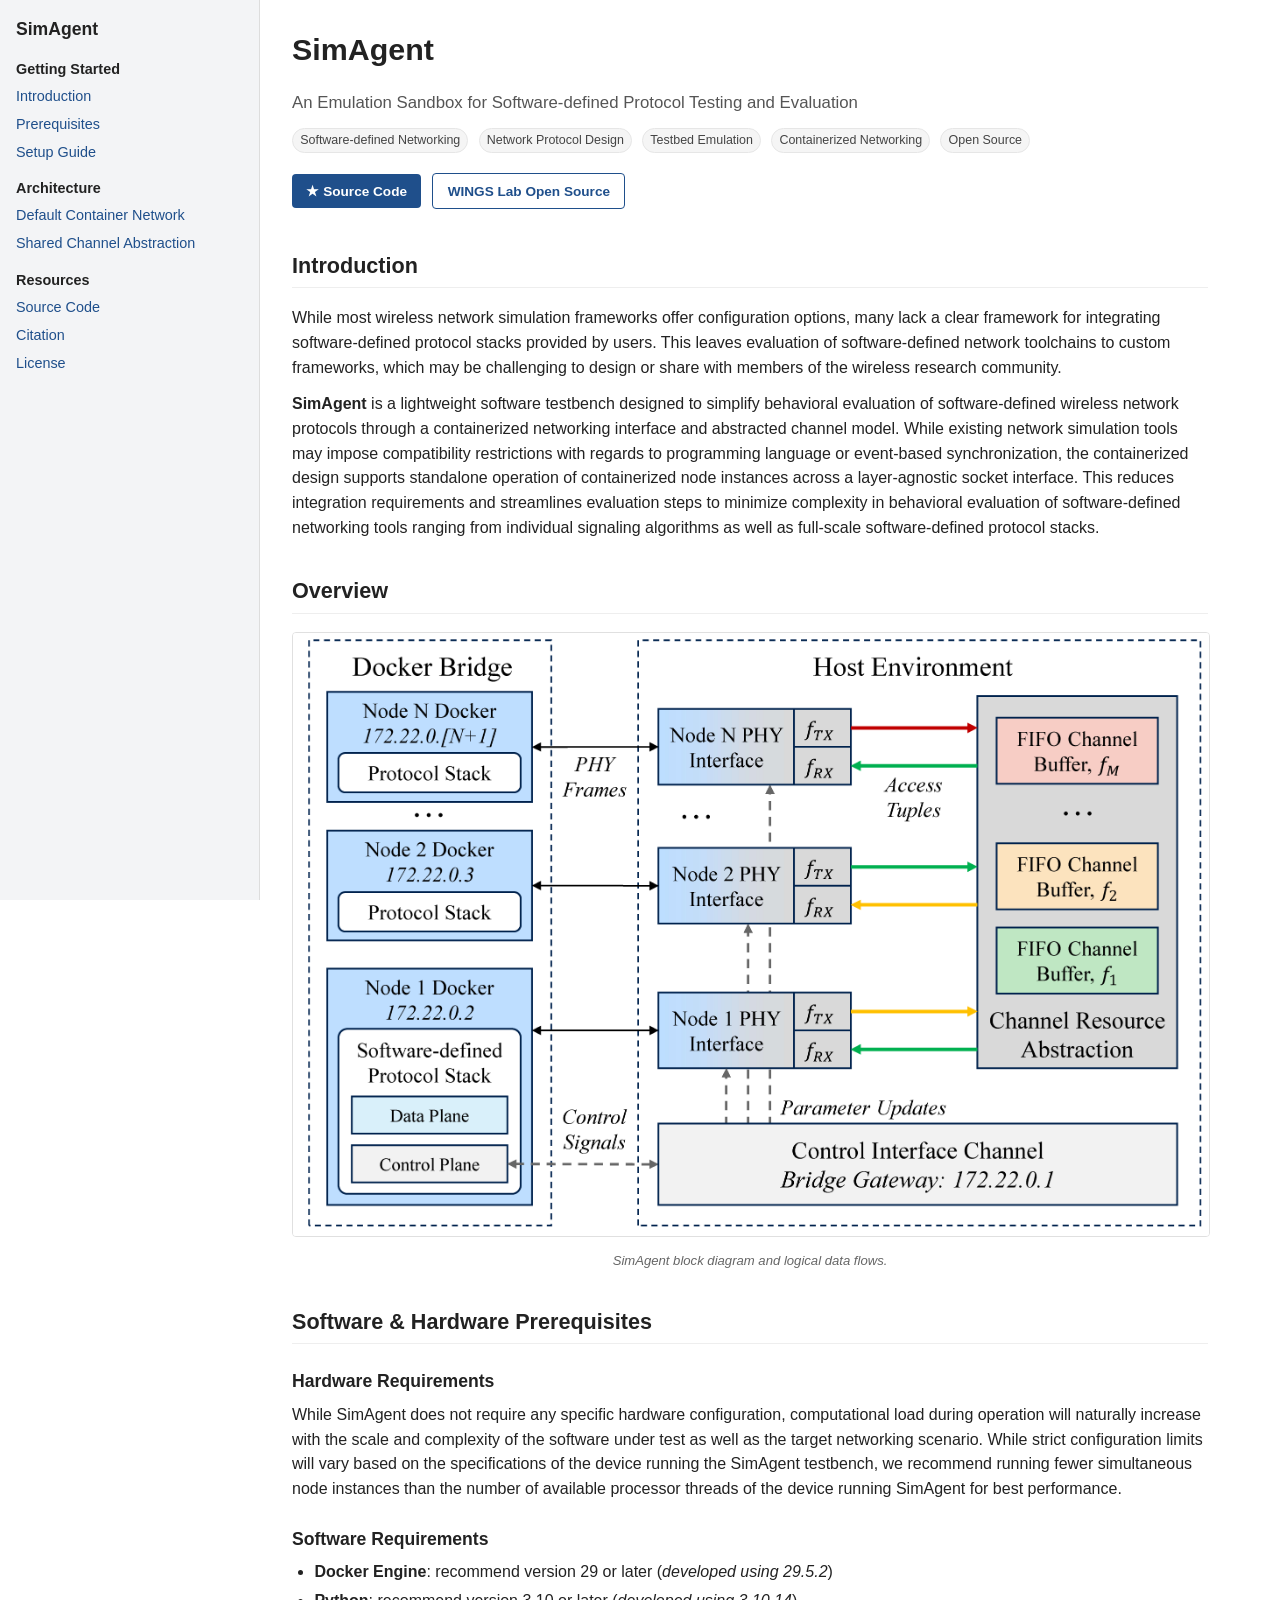
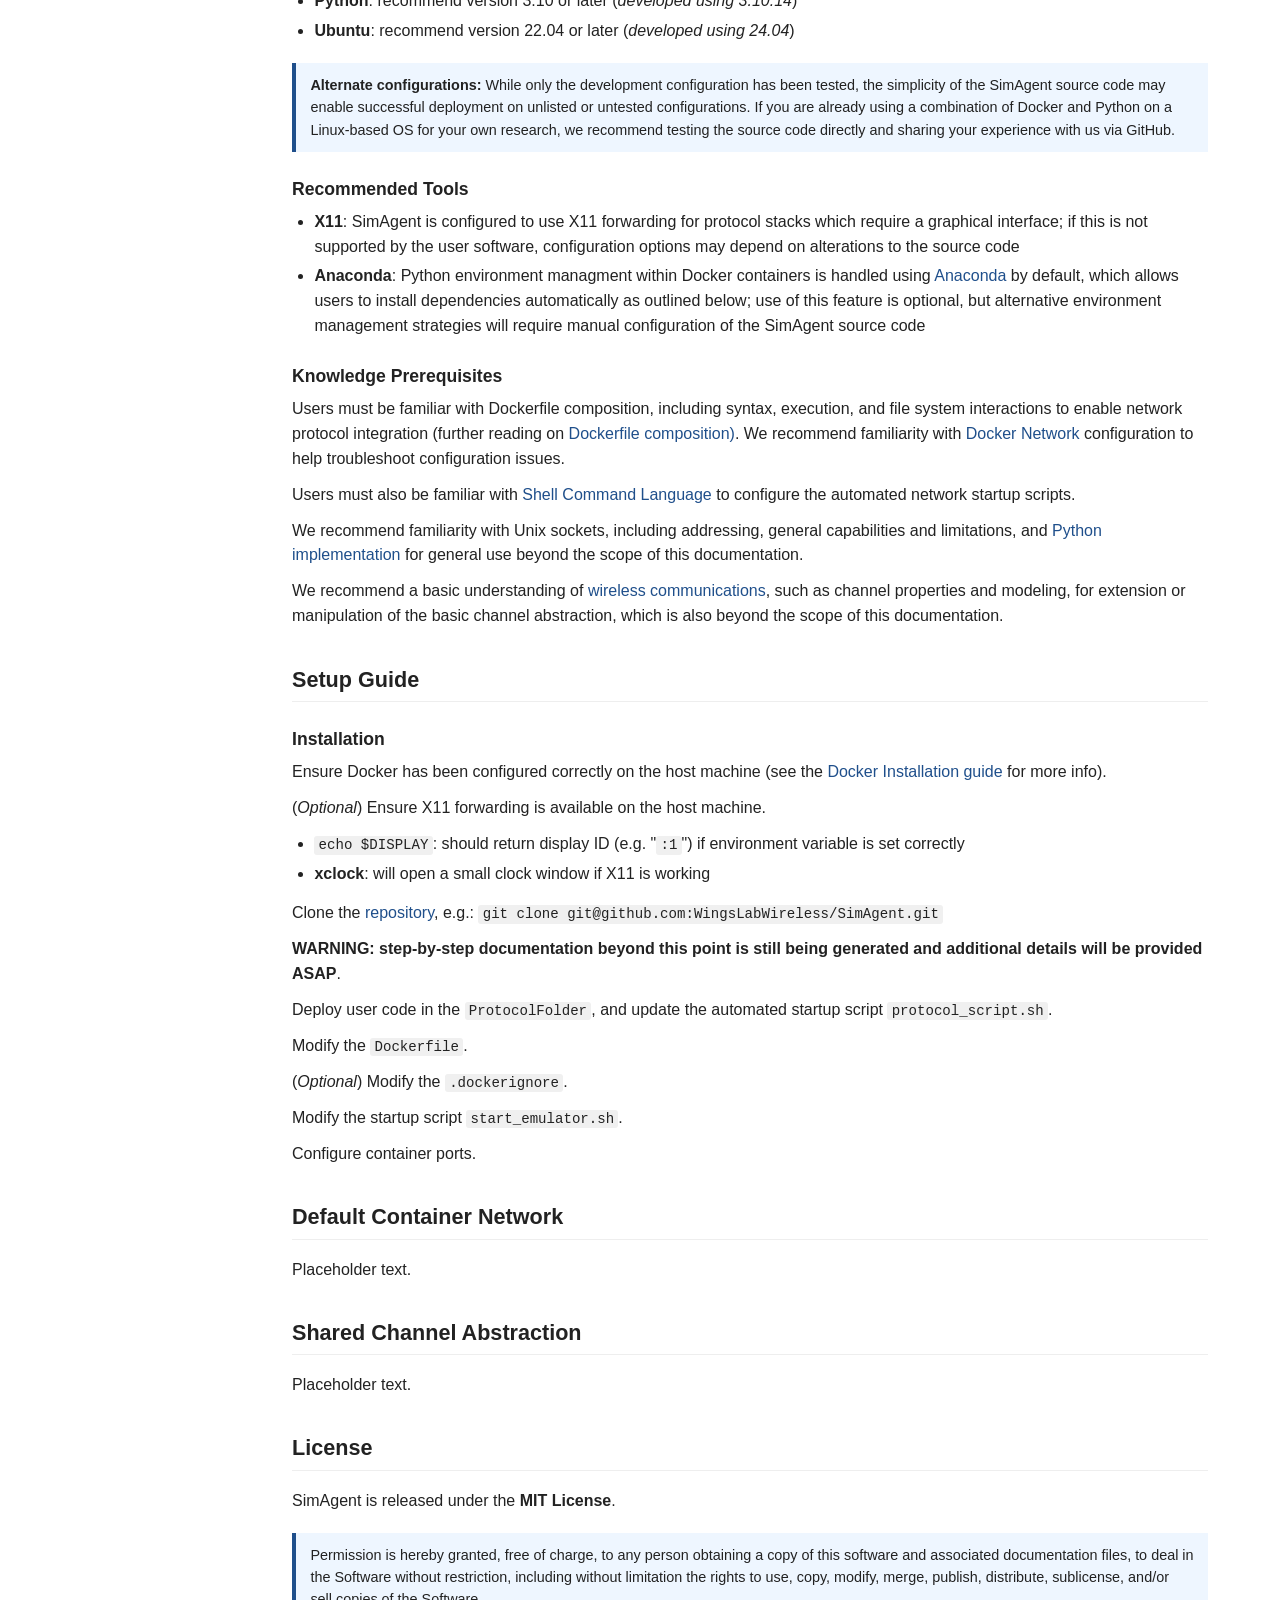
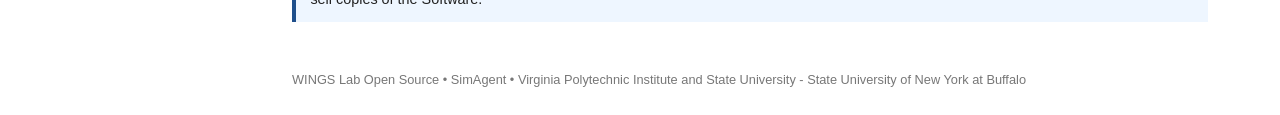
<file: simagent.html>
<!DOCTYPE html>
<html lang="en">
<head>
  <meta charset="UTF-8" />
  <title>SimAgent | WINGS Lab Open Source</title>
  <meta name="viewport" content="width=device-width, initial-scale=1.0" />
  <style>
    body { margin:0; font-family:Arial, Helvetica, sans-serif; line-height:1.55; color:#222; }
    .layout { display:flex; min-height:100vh; }
    nav {
      width:260px; background:#f3f4f6; border-right:1px solid #ddd;
      padding:1rem; box-sizing:border-box; position:sticky; top:0;
      height:100vh; overflow-y:auto;
    }
    nav h1 { font-size:1.1rem; margin:0 0 .6rem 0; }
    nav ul { list-style:none; padding:0; margin:0; font-size:.9rem; }
    nav li.section-title { font-weight:bold; margin:.9rem 0 .3rem; }
    nav li { margin-bottom:.35rem; }
    nav a { color:#1f4f8b; text-decoration:none; }
    nav a:hover { text-decoration:underline; }
    nav a.sub { padding-left:1rem; font-size:.85rem; color:#4a6fa5; }
    main { flex:1; padding:1.6rem 2rem; box-sizing:border-box; max-width:980px; }
    main h1 { font-size:1.9rem; margin-top:0; }
    main h2 {
      font-size:1.35rem; margin-top:2.1rem;
      border-bottom:1px solid #eee; padding-bottom:.3rem;
    }
    main h3 { font-size:1.1rem; margin-top:1.5rem; margin-bottom:.3rem; }
    main h4 { font-size:.95rem; margin-top:1.1rem; margin-bottom:.3rem; }
    p { margin:.45rem 0 .7rem; }
    ul, ol { margin:.4rem 0 .9rem; padding-left:1.4rem; }
    li { margin-bottom:.3rem; }
    a { color:#1f4f8b; text-decoration:none; }
    a:hover { text-decoration:underline; }
    .pill {
      display:inline-block; font-size:.78rem; padding:.12rem .45rem;
      border-radius:999px; background:#f5f5f5; border:1px solid #e6e6e6;
      color:#444; margin-right:.35rem; margin-bottom:.25rem;
    }
    .note {
      background:#eef6ff; border-left:4px solid #1f4f8b;
      padding:.7rem .9rem; margin:1.2rem 0; font-size:.9rem;
    }
    .warning {
      background:#fff8f0; border-left:4px solid #c4600c;
      padding:.7rem .9rem; margin:1.2rem 0; font-size:.9rem;
    }
    .success {
      background:#f0faf4; border-left:4px solid #1a7a3a;
      padding:.7rem .9rem; margin:1.2rem 0; font-size:.9rem;
    }
    code {
      font-family:Consolas, Monaco, 'Courier New', monospace;
      font-size:.88em; background:#f0f0f0; padding:.1em .3em;
      border-radius:3px;
    }
    pre {
      background:#1e1e1e; color:#d4d4d4; padding:1rem 1.2rem;
      border-radius:5px; overflow-x:auto; font-size:.85rem;
      line-height:1.55; margin:.7rem 0 1.1rem;
    }
    pre code { background:none; padding:0; color:inherit; font-size:inherit; }
    table {
      width:100%; border-collapse:collapse; margin:.7rem 0 1.1rem;
      font-size:.9rem;
    }
    th {
      background:#1f4f8b; color:#fff; font-weight:bold; text-align:left;
      padding:.45rem .7rem; font-size:.85rem;
    }
    td { padding:.4rem .7rem; border-bottom:1px solid #eee; }
    tr:hover { background:#fafafa; }
    .img-placeholder {
      background:#f0f0f0; border:2px dashed #ccc; border-radius:5px;
      padding:2rem 1.2rem; text-align:center; color:#888;
      font-size:.85rem; margin:.8rem 0 1rem; font-style:italic;
    }
    .btn {
      display:inline-block; padding:.4rem .9rem; background:#1f4f8b;
      color:#fff; border-radius:4px; font-size:.85rem; font-weight:bold;
      text-decoration:none; margin-right:.4rem; margin-bottom:.4rem;
    }
    .btn:hover { background:#163d6e; text-decoration:none; }
    .btn-outline {
      background:transparent; color:#1f4f8b; border:1.5px solid #1f4f8b;
    }
    .btn-outline:hover { background:#eef6ff; }
    .fig { margin:1rem 0 1.2rem; text-align:center; }
    .fig img { max-width:100%; height:auto; border:1px solid #e0e0e0; border-radius:4px; }
    .fig .caption { font-size:.82rem; color:#666; margin-top:.4rem; font-style:italic; }
    @media (max-width:900px) {
      .layout { flex-direction:column; }
      nav { width:100%; height:auto; position:static; }
      main { padding:1rem; }
    }
  </style>
</head>

<body>
<div class="layout">
  <nav>
    <h1>SimAgent</h1>
    <ul>
      <li class="section-title">Getting Started</li>
      <li><a href="#introduction">Introduction</a></li>
      <li><a href="#prerequisites">Prerequisites</a></li>
      <li><a href="#setup">Setup Guide</a></li>

      <li class="section-title">Architecture</li>
      <li><a href="#container">Default Container Network</a></li>
      <li><a href="#channel">Shared Channel Abstraction</a></li>

      
      <!--
      <li class="section-title">Transceiver Chain</li>
      <li><a href="#tx-chain">Transmitter Chain</a></li>
      <li><a class="sub" href="#tx-data-gen">Data Generation</a></li>
      <li><a class="sub" href="#tx-packet-assembly">Packet Assembly</a></li>
      <li><a class="sub" href="#tx-symbol-mapping">Symbol Mapping</a></li>
      <li><a class="sub" href="#tx-pilot-insertion">Pilot Insertion</a></li>
      <li><a class="sub" href="#tx-spreading">Spreading</a></li>
      <li><a class="sub" href="#tx-pulse-shaping">Pulse Shaping &amp; RF</a></li>
      <li><a href="#rx-chain">Receiver Chain</a></li>
      <li><a class="sub" href="#rx-agc">Gain Control</a></li>
      <li><a class="sub" href="#rx-matched-filter">Matched Filtering</a></li>
      <li><a class="sub" href="#rx-cfo">CFO Estimation</a></li>
      <li><a class="sub" href="#rx-frame-detect">Frame Detection</a></li>
      <li><a class="sub" href="#rx-channel-eq">Channel Equalization</a></li>
      <li><a class="sub" href="#rx-despreading">Despreading</a></li>
      <li><a class="sub" href="#rx-demod">Demodulation</a></li>
      -->



      <li class="section-title">Resources</li>
      <!-- 
      <li><a href="#dataset">Dataset</a></li>
      -->
      <li><a href="#source-code">Source Code</a></li>
      <li><a href="#citation">Citation</a></li>
      <li><a href="#license">License</a></li>
    </ul>
  </nav>

  <main>
    <header>
      <h1>SimAgent</h1>
      <p style="margin-top:-.2rem; color:#555; font-size:1.05rem;">An Emulation Sandbox for Software-defined Protocol Testing and Evaluation</p>
      <div>
        <span class="pill">Software-defined Networking</span>
        <span class="pill">Network Protocol Design</span>
        <span class="pill">Testbed Emulation</span>
        <span class="pill">Containerized Networking</span>
        <span class="pill">Open Source</span>
      </div>
      <div style="margin-top:1rem;">
        <a class="btn" href="https://github.com/WingsLabWireless/SimAgent" target="_blank">&#9733; Source Code</a>
        <a class="btn btn-outline" href="https://wingslabwireless.github.io/opensource">WINGS Lab Open Source</a>
        <!-- 
        <a class="btn btn-outline" href="https://github.com/WingsLabWireless/benchlink_v2/tree/main/benchlink_data" target="_blank">&#8615; Dataset</a>
        <a class="btn btn-outline" href="https://arxiv.org/abs/2512.20942" target="_blank">Paper (arXiv)</a> 
        --> 
      </div>
    </header>

    <section id="introduction"><h2>Introduction</h2>
      <p>
        While most wireless network simulation frameworks offer configuration options, many lack a clear framework for integrating software-defined 
        protocol stacks provided by users. This leaves evaluation of software-defined network toolchains to custom frameworks, which may be challenging 
        to design or share with members of the wireless research community.          
      </p>
      <p>
        <strong>SimAgent</strong> is a lightweight software testbench designed to simplify behavioral evaluation of software-defined wireless network protocols 
        through a containerized networking interface and abstracted channel model. While existing network simulation tools may impose compatibility restrictions 
        with regards to programming language or event-based synchronization, the containerized design supports standalone operation of containerized node 
        instances across a layer-agnostic socket interface. This reduces integration requirements and streamlines evaluation steps to minimize complexity 
        in behavioral evaluation of software-defined networking tools ranging from individual signaling algorithms as well as full-scale software-defined 
        protocol stacks.  
      </p>
      <!-- 
      <div class="fig"><img src="images/fig1_architecture.png" alt="BenchLink software-hardware partitioning and co-design architecture"><div class="caption">Software-hardware partitioning and co-design architecture of BenchLink. Components marked with * are custom designed.</div></div>
      <div class="fig"><img src="images/fig10_drone.png" alt="Heavy-duty drone with BenchLink module"><div class="caption">Heavy-duty drone with integrated BenchLink module for air-to-air communication experiments.</div></div>
      -->
</section>

    
<section id="overview"><h2>Overview</h2>

<div class="fig"><img src="images/simagent_block_diagram.png" alt="SimAgent Block Diagram"><div class="caption">SimAgent block diagram and logical data flows.</div></div>

</section>

    
<section id="prerequisites"><h2>Software &amp; Hardware Prerequisites</h2>
<h3>Hardware Requirements</h3>
  <p>
    While SimAgent does not require any specific hardware configuration, computational load during operation will naturally increase with the scale and 
    complexity of the software under test as well as the target networking scenario. While strict configuration limits will vary based on the specifications
    of the device running the SimAgent testbench, we recommend running fewer simultaneous node instances than the number of available processor threads of 
    the device running SimAgent for best performance. 
  </p>


<!--
  <table><thead><tr><th>Component</th><th>Specification</th><th>Notes</th></tr></thead>
    <tbody><tr><td>MPSoC Platform</td><td>Xilinx Zynq UltraScale+ ZCU102 Evaluation Kit</td><td>Quad-core ARM Cortex-A53 (PS) + FPGA fabric (PL)</td></tr>
      <tr><td>RF Front-End</td><td>Analog Devices AD-FMCOMMS3-EBZ</td><td>AD9361 transceiver; 70 MHz – 6.0 GHz; up to 56 MHz BW; FMC HPC</td></tr>
      <tr><td>Onboard Computer (Field Only)</td><td>Intel NUC or equivalent mini-PC</td><td>Used only for outdoor/field deployments due to compact form factor. 
        For indoor/lab testing, any standard PC or laptop connected via Ethernet can be used instead.</td></tr>
      <tr><td>Antennas</td><td>Omnidirectional monopole antennas</td><td>One TX, one RX per node; 2.4 GHz band compatible</td></tr>
      <tr><td>Attenuator (Indoor)</td><td>12 dB Mini-Circuits fixed RF attenuator</td><td>For wired-channel indoor testing to avoid receiver saturation</td></tr>
      <tr><td>Cables</td><td>RG316 SMA coaxial cable</td><td>For wired-channel experiments; SMA connectors</td></tr>
      <tr><td>Power Supply (Field)</td><td>Bluetti Solar Generator AC180 (or similar)</td><td>High-capacity portable power station for outdoor deployments</td></tr>
      <tr><td>Webcam</td><td>USB webcam</td><td>Connected to the host computer for live video data generation</td></tr>
    </tbody>
  </table>
-->

<!--
<div class="note">
  <strong>For Aerial Experiments:</strong> Each BenchLink module weighs approximately 15 lbs. 
  Heavy-duty drones capable of carrying payloads up to 50 lbs and generating ~120 lbs of thrust are used. 
  Operating drones with takeoff weight exceeding 55 lbs requires special FAA registration and a designated outdoor test site.
</div>
-->
  
<h3>Software Requirements</h3>
<ul>
  <li>
    <strong>Docker Engine</strong>: recommend version 29 or later (<i>developed using 29.5.2</i>)
  </li>
  <li>
    <strong>Python</strong>: recommend version 3.10 or later (<i>developed using 3.10.14</i>)
  </li>
  <li>
    <strong>Ubuntu</strong>: recommend version 22.04 or later (<i>developed using 24.04</i>)
  </li>
</ul>
<!-- NOTE: for numbered list, use <ol> <li> </li> </ol> -->
  
<div class="note">
  <strong>Alternate configurations:</strong> While only the development configuration has been tested, the simplicity of the SimAgent source code may 
  enable successful deployment on unlisted or untested configurations. If you are already using a combination of Docker and Python on a Linux-based OS 
  for your own research, we recommend testing the source code directly and sharing your experience with us via GitHub. 
</div>


<h3>Recommended Tools</h3>
<ul>
  <li>
    <strong>X11</strong>: SimAgent is configured to use X11 forwarding for protocol stacks which require a graphical interface; 
    if this is not supported by the user software, configuration options may depend on alterations to the source code 
  </li>
  <li>
    <strong>Anaconda</strong>: Python environment managment within Docker containers is handled using
    <a target="_blank" rel="noopener noreferrer" href="https://www.anaconda.com/docs/main">Anaconda</a> by default, which allows users to install dependencies automatically as outlined below; 
    use of this feature is optional, but alternative environment management strategies will require manual configuration of the SimAgent source code 
  </li>
</ul>

<h3>Knowledge Prerequisites</h3>
  <p>
    Users must be familiar with Dockerfile composition, including syntax, execution, and file system interactions to enable network protocol integration 
    (further reading on <a target="_blank" rel="noopener noreferrer" href="https://docs.docker.com/get-started/docker-concepts/building-images/writing-a-dockerfile/">Dockerfile composition)</a>. We 
    recommend familiarity with <a target="_blank" rel="noopener noreferrer" href="https://docs.docker.com/engine/network/">Docker Network</a> configuration to help troubleshoot configuration issues.  
  </p>
  <p>  
    Users must also be familiar with <a target="_blank" rel="noopener noreferrer" href="https://www.shellscript.sh/">Shell Command Language</a> to configure the automated network startup scripts.
  </p>
  <p>
    We recommend familiarity with Unix sockets, including addressing, general capabilities and limitations, and 
    <a target="_blank" rel="noopener noreferrer" href="https://docs.python.org/3/library/socket.html">Python implementation</a> for general use beyond the scope of this documentation. 
  </p>
  <p>
    We recommend a basic understanding of <a target="_blank" rel="noopener noreferrer" href="https://web.stanford.edu/class/ee359/doc/WirelessComm_Chp1-16_March32020.pdf">wireless communications</a>,
    such as channel properties and modeling, for extension or manipulation of the basic channel abstraction, which is also beyond the scope of this documentation. 
  </p>
</section>




<section id="setup"><h2>Setup Guide</h2>
<h3>Installation</h3>
  <p>
    Ensure Docker has been configured correctly on the host machine 
    (see the <a target="_blank" rel="noopener noreferrer" href="https://docs.docker.com/engine/install/ubuntu/">Docker Installation guide</a> for more info). 
  </p>

  <p>
    (<i>Optional</i>) Ensure X11 forwarding is available on the host machine. 
    <ul>
      <li>
        <code>echo $DISPLAY</code>: should return display ID (e.g. "<code>:1</code>") if environment variable is set correctly 
      </li>
      <li>
        <strong>xclock</strong>: will open a small clock window if X11 is working 
      </li>
    </ul>
  </p>

  <p>
    Clone the <a target="_blank" rel="noopener noreferrer" href="https://github.com/WingsLabWireless/SimAgent">repository</a>, e.g.: <code>git clone git@github.com:WingsLabWireless/SimAgent.git</code>
  </p>


  <p>
    <strong>WARNING: step-by-step documentation beyond this point is still being generated and additional details will be provided ASAP</strong>. 
  </p>

  
  <p>
    Deploy user code in the <code>ProtocolFolder</code>, and update the automated startup script <code>protocol_script.sh</code>. 
  </p>


  <p>
    Modify the <code>Dockerfile</code>. 
  </p>


  <p>
    (<i>Optional</i>) Modify the <code>.dockerignore</code>.  
  </p>
  

  <p>
    Modify the startup script <code>start_emulator.sh</code>. 
  </p>


  <p>
    Configure container ports. 
  </p>
  
</section>





<section id="container"><h2>Default Container Network</h2>
<p>
  Placeholder text.
</p>
  
</section>




    
<section id="channel"><h2>Shared Channel Abstraction</h2>
<p>
  Placeholder text.
</p>
 
</section>

    

<!--
<section id="citation"><h2>Citation</h2><p>If you use BenchLink in your research, please cite the following paper (<a href="https://arxiv.org/abs/2512.20942">arXiv</a>):</p><pre><code>@inproceedings{benchlink2026,
  title     = {{BenchLink}: An {SoC}-Based Benchmark for Resilient
               Communication Links in {GPS}-Denied Environments},
  author    = {Santhi Nivas, Sidharth and Pattanshetty Vasanth Kumar,
               Prem Sagar and Zhang, Zhaoxi and Zhao, Chenzhi and
               McManus, Maxwell and Mastronarde, Nicholas and
               Bentley, Elizabeth Serena and Sklivanitis, George
               and Pados, Dimitris A. and Guan, Zhangyu},
  booktitle = {Proc. IEEE INFOCOM},
  year      = {2026}
}</code></pre>
</section>
-->

<section id="license"><h2>License</h2><p>SimAgent is released under the <strong>MIT License</strong>.</p><div class="note">Permission is hereby granted, free of charge, to any person obtaining a copy of this software and associated documentation files, to deal in the Software without restriction, including without limitation the rights to use, copy, modify, merge, publish, distribute, sublicense, and/or sell copies of the Software.</div></section>

<footer style="margin-top:3rem; font-size:.8rem; color:#777;">
  WINGS Lab Open Source &bull; SimAgent &bull; Virginia Polytechnic Institute and State University - State University of New York at Buffalo 
  <!-- 
  <br> Supported by NSF (SWIFT-2229563, CNS-2450418) and AFRL (FA8750-21-F-1012, FA8750-20-C1021, FA8750-25-1-1000)
  -->
</footer>
</main>
</div>
</body>
</html>
</file>
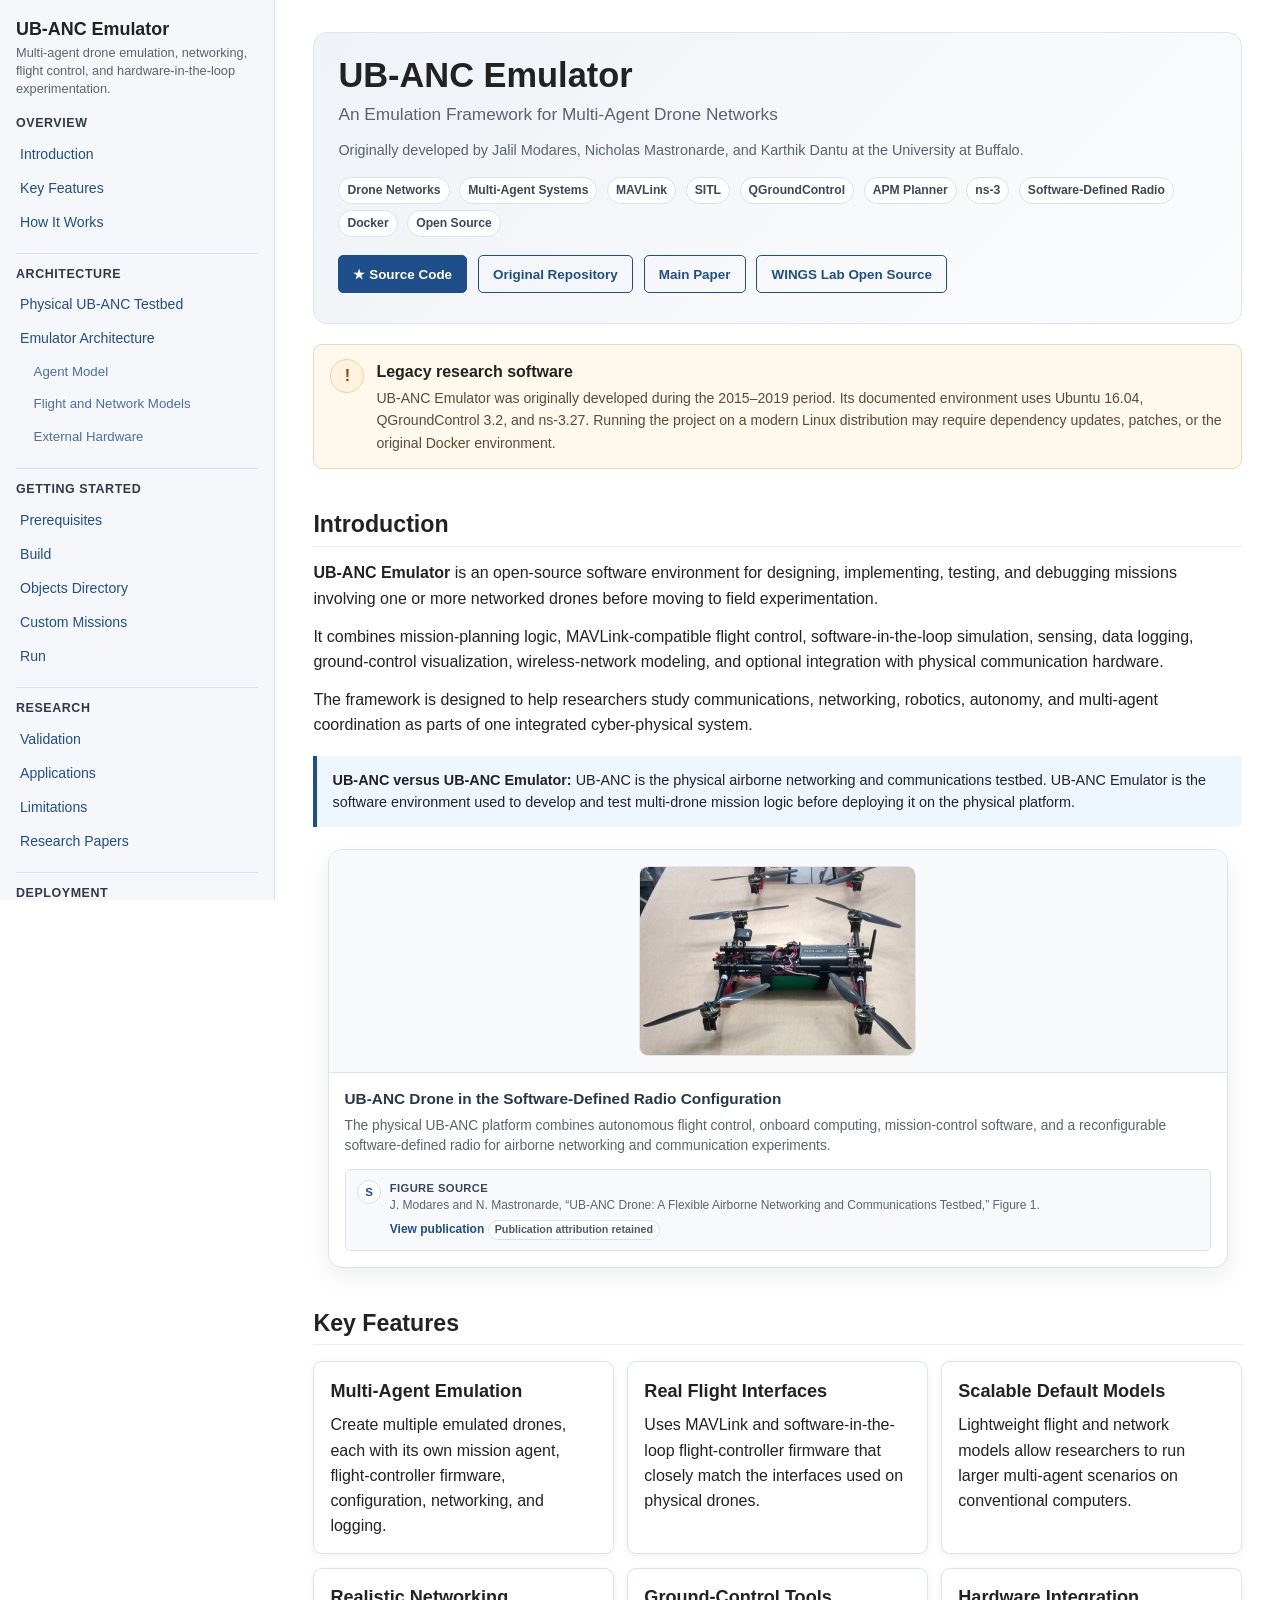
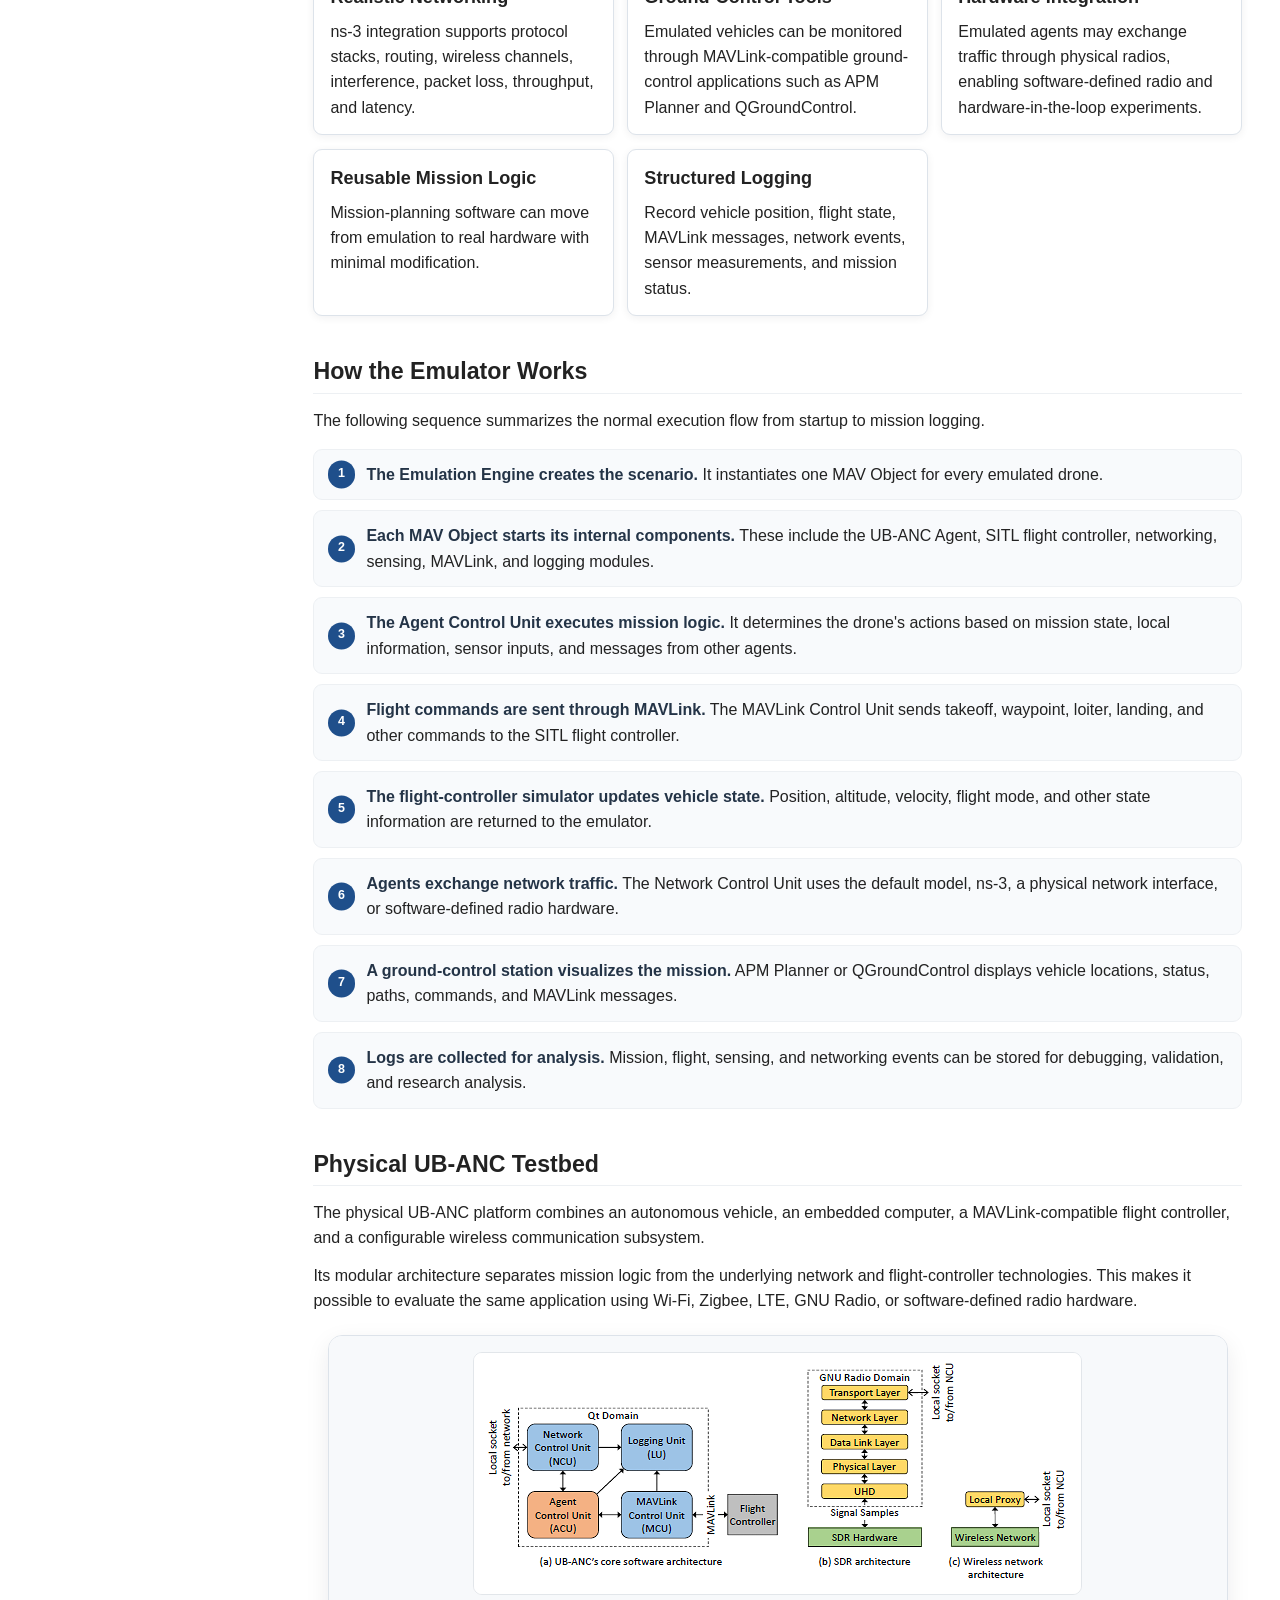
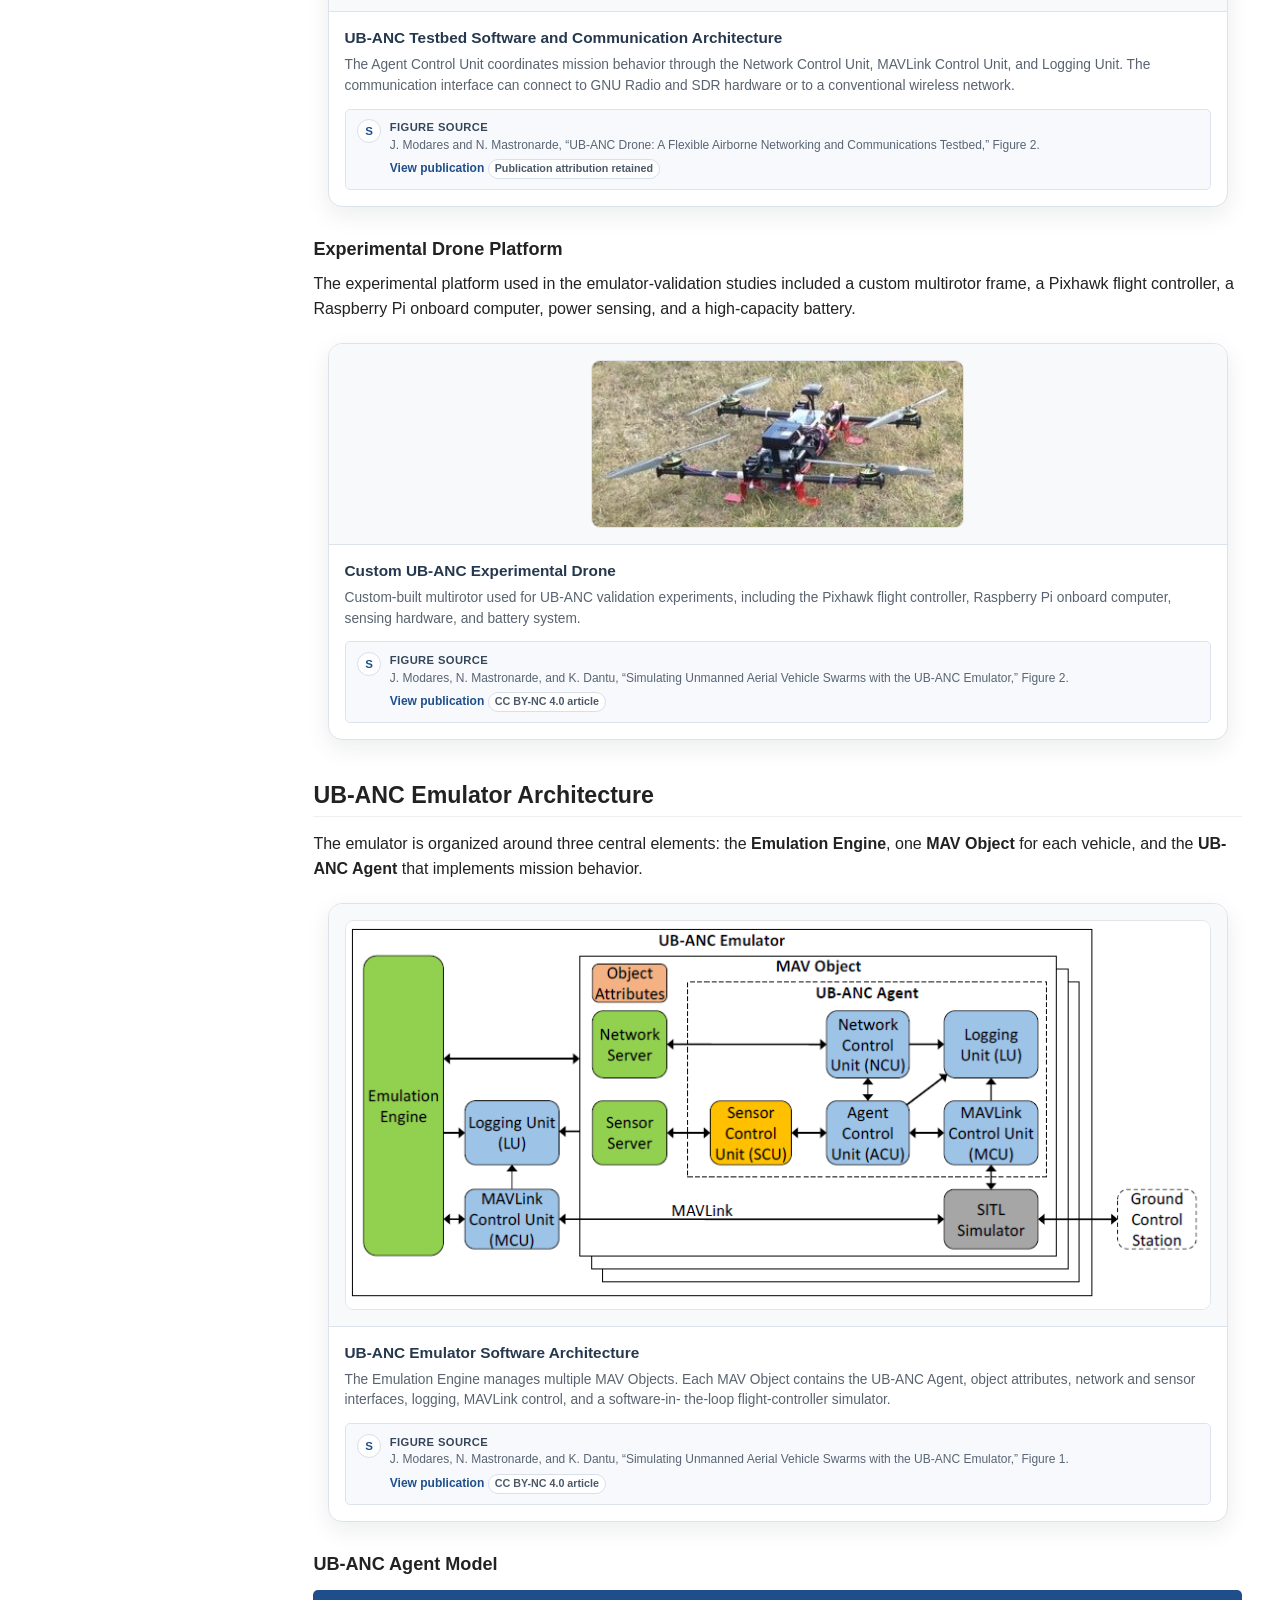
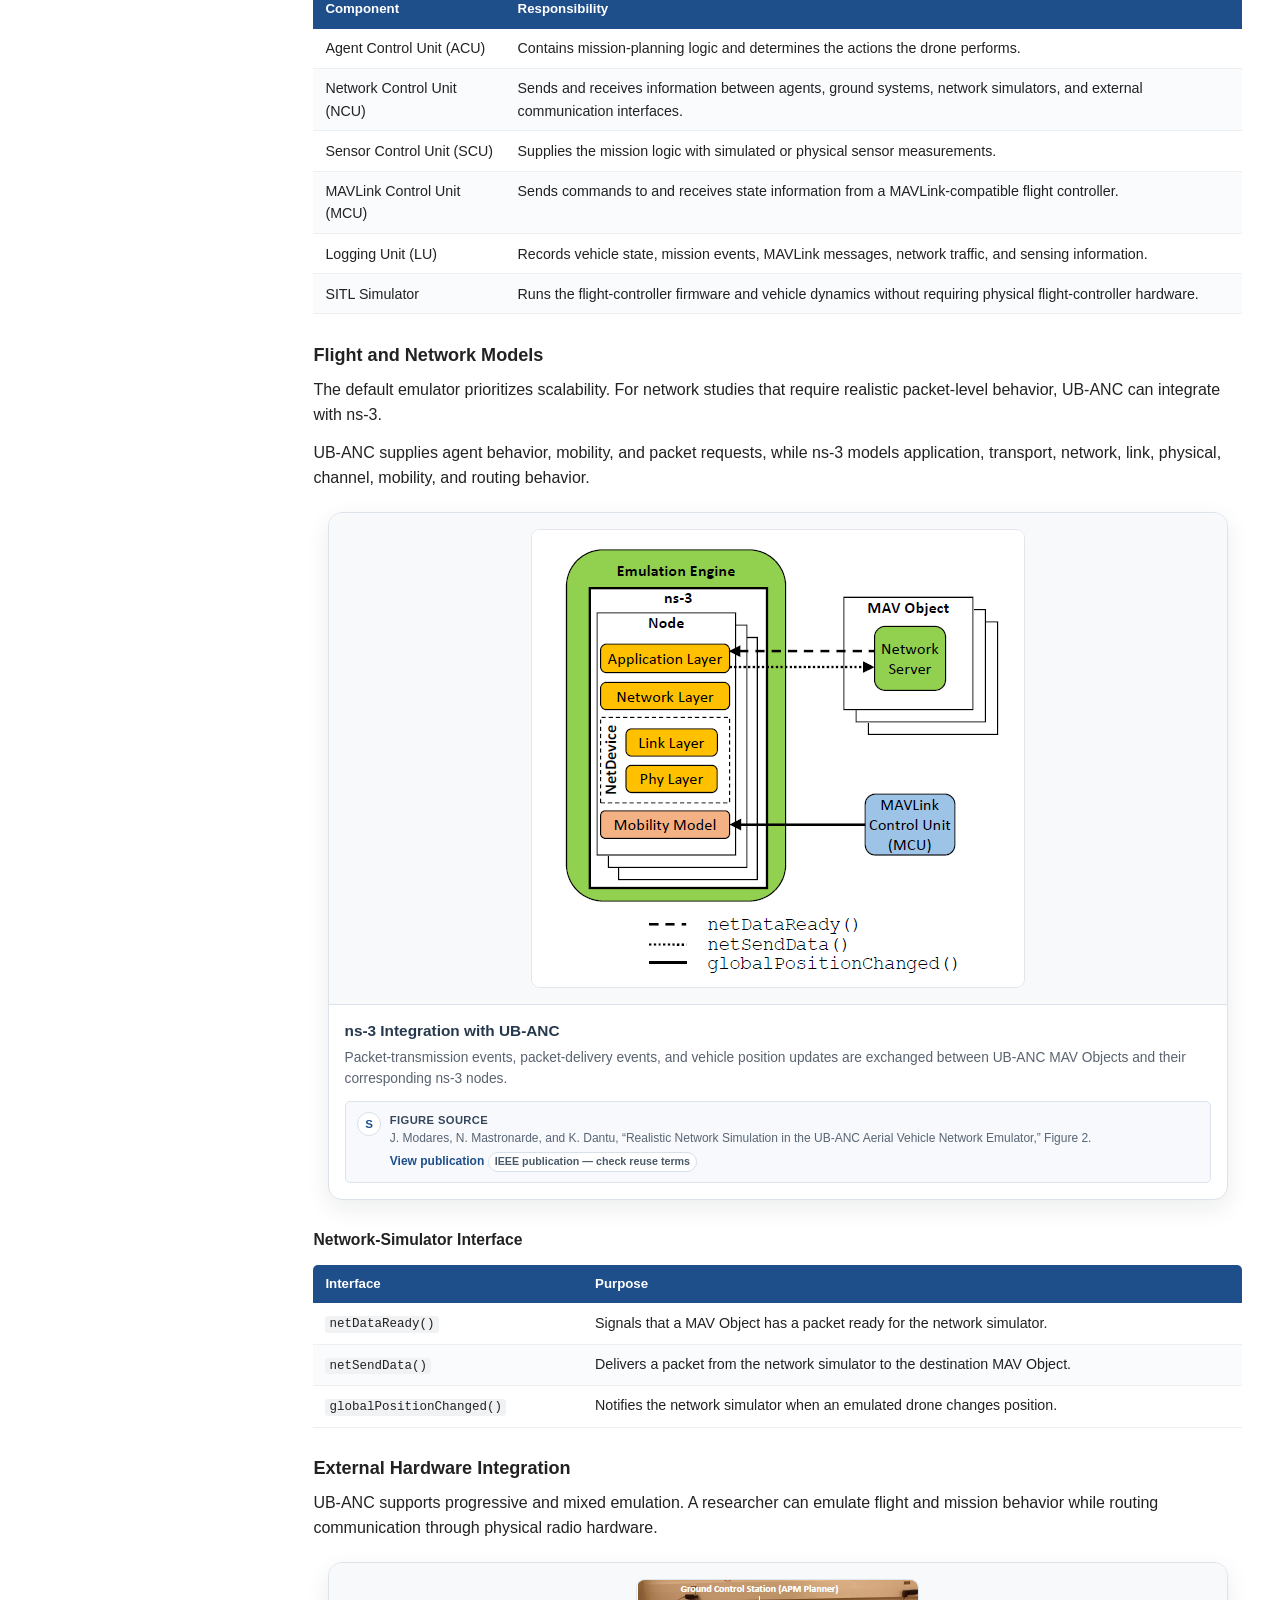
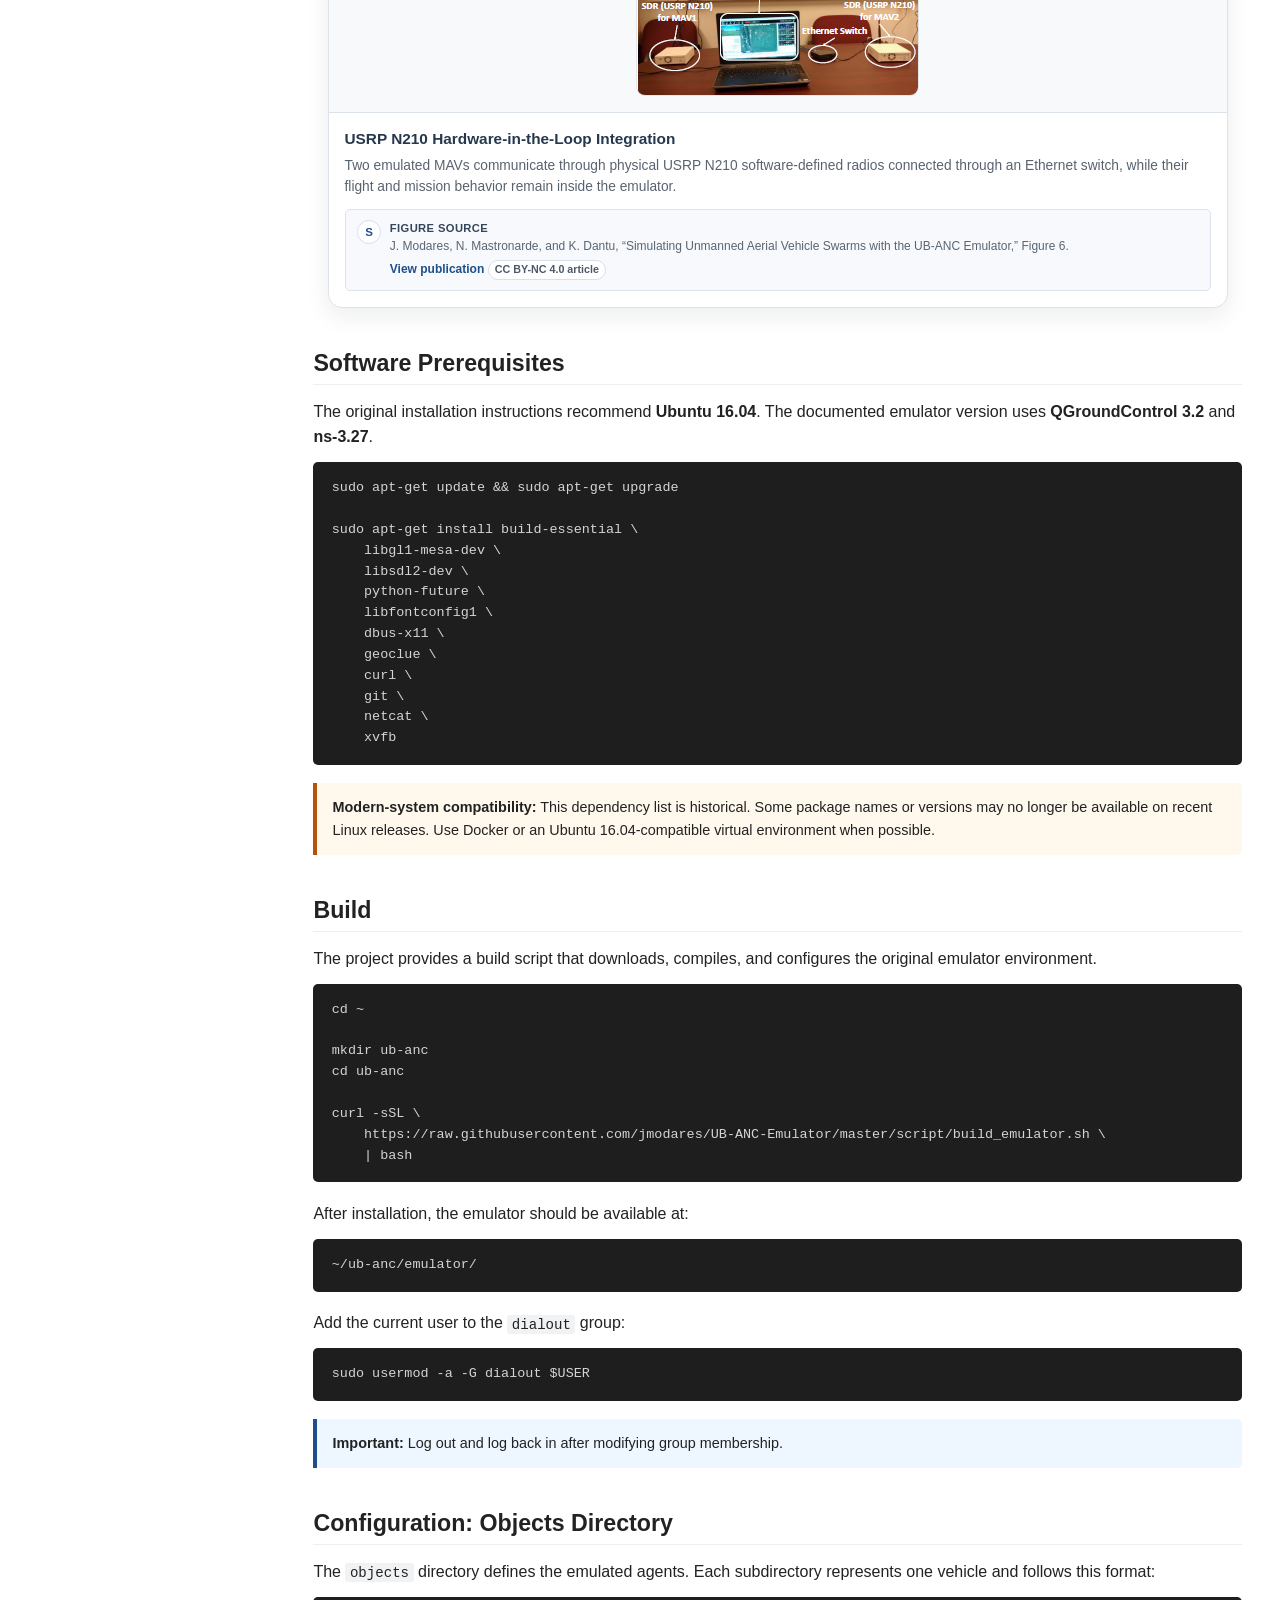
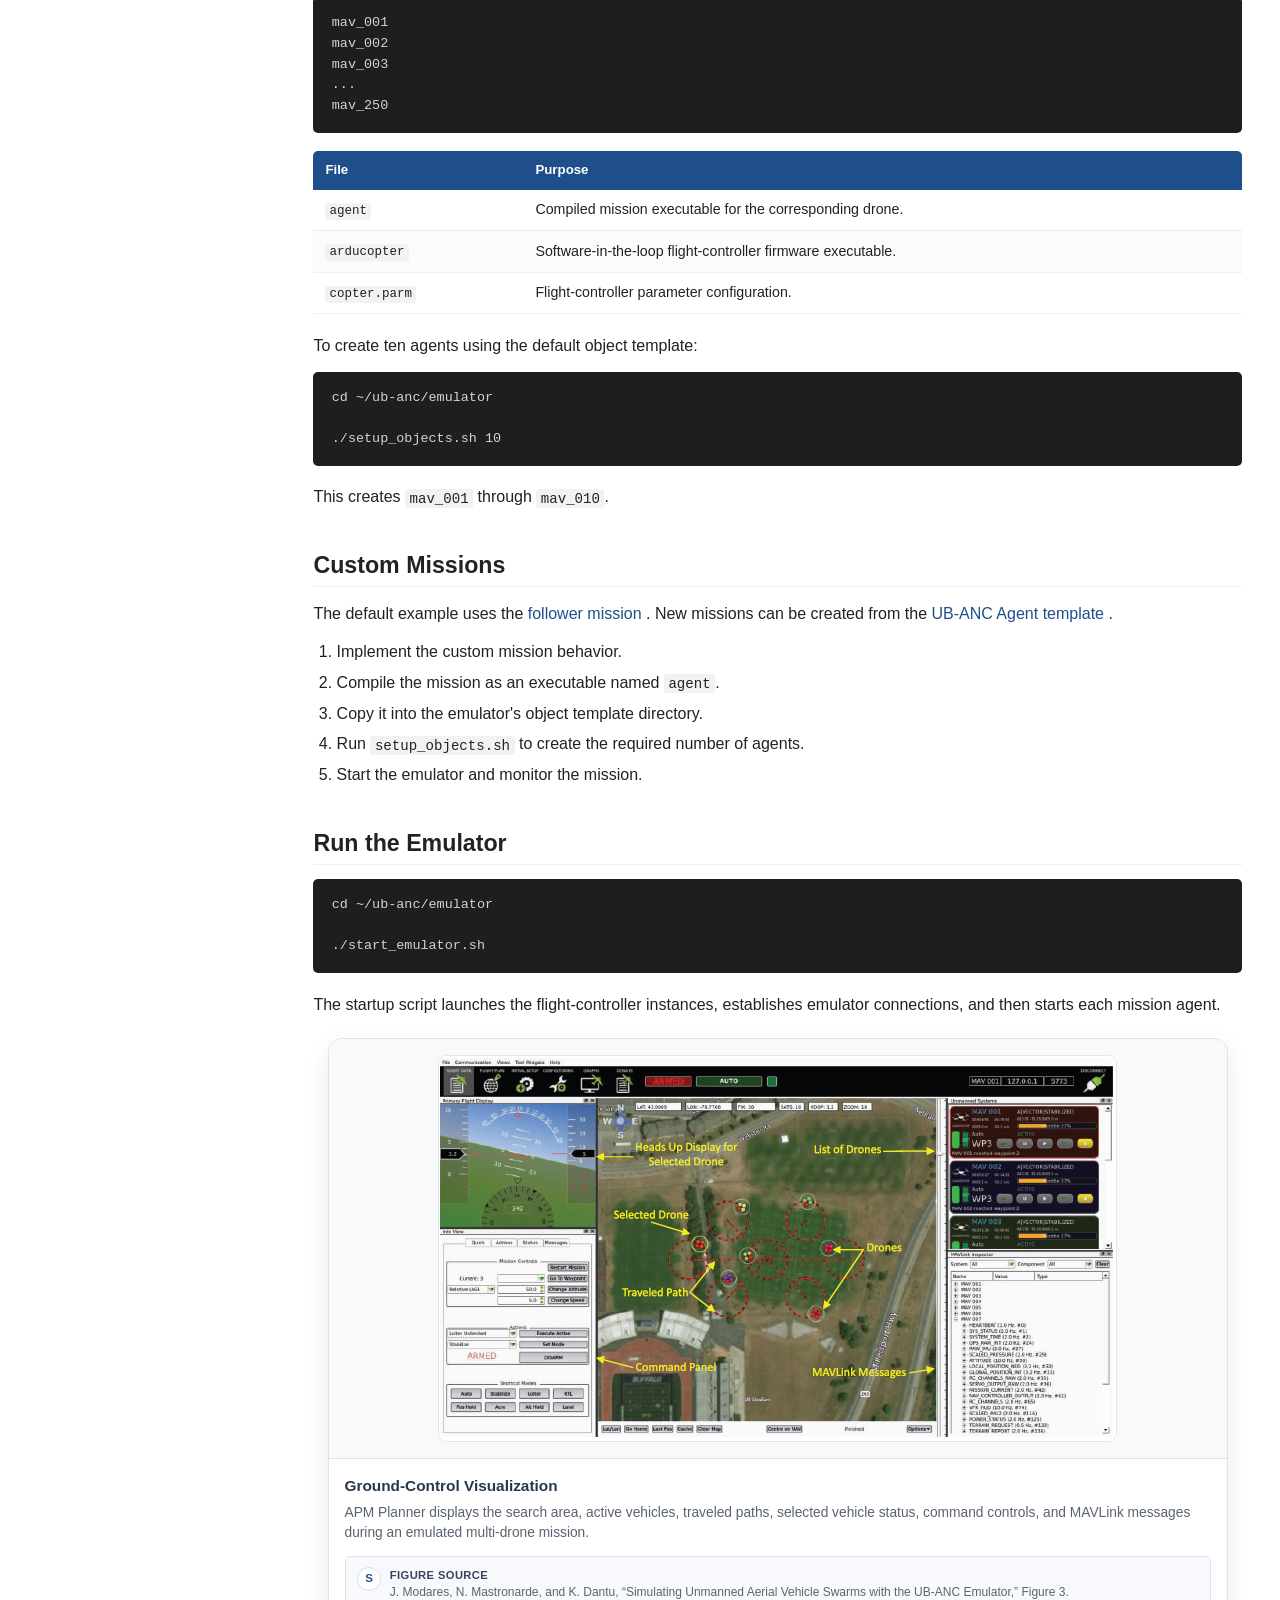
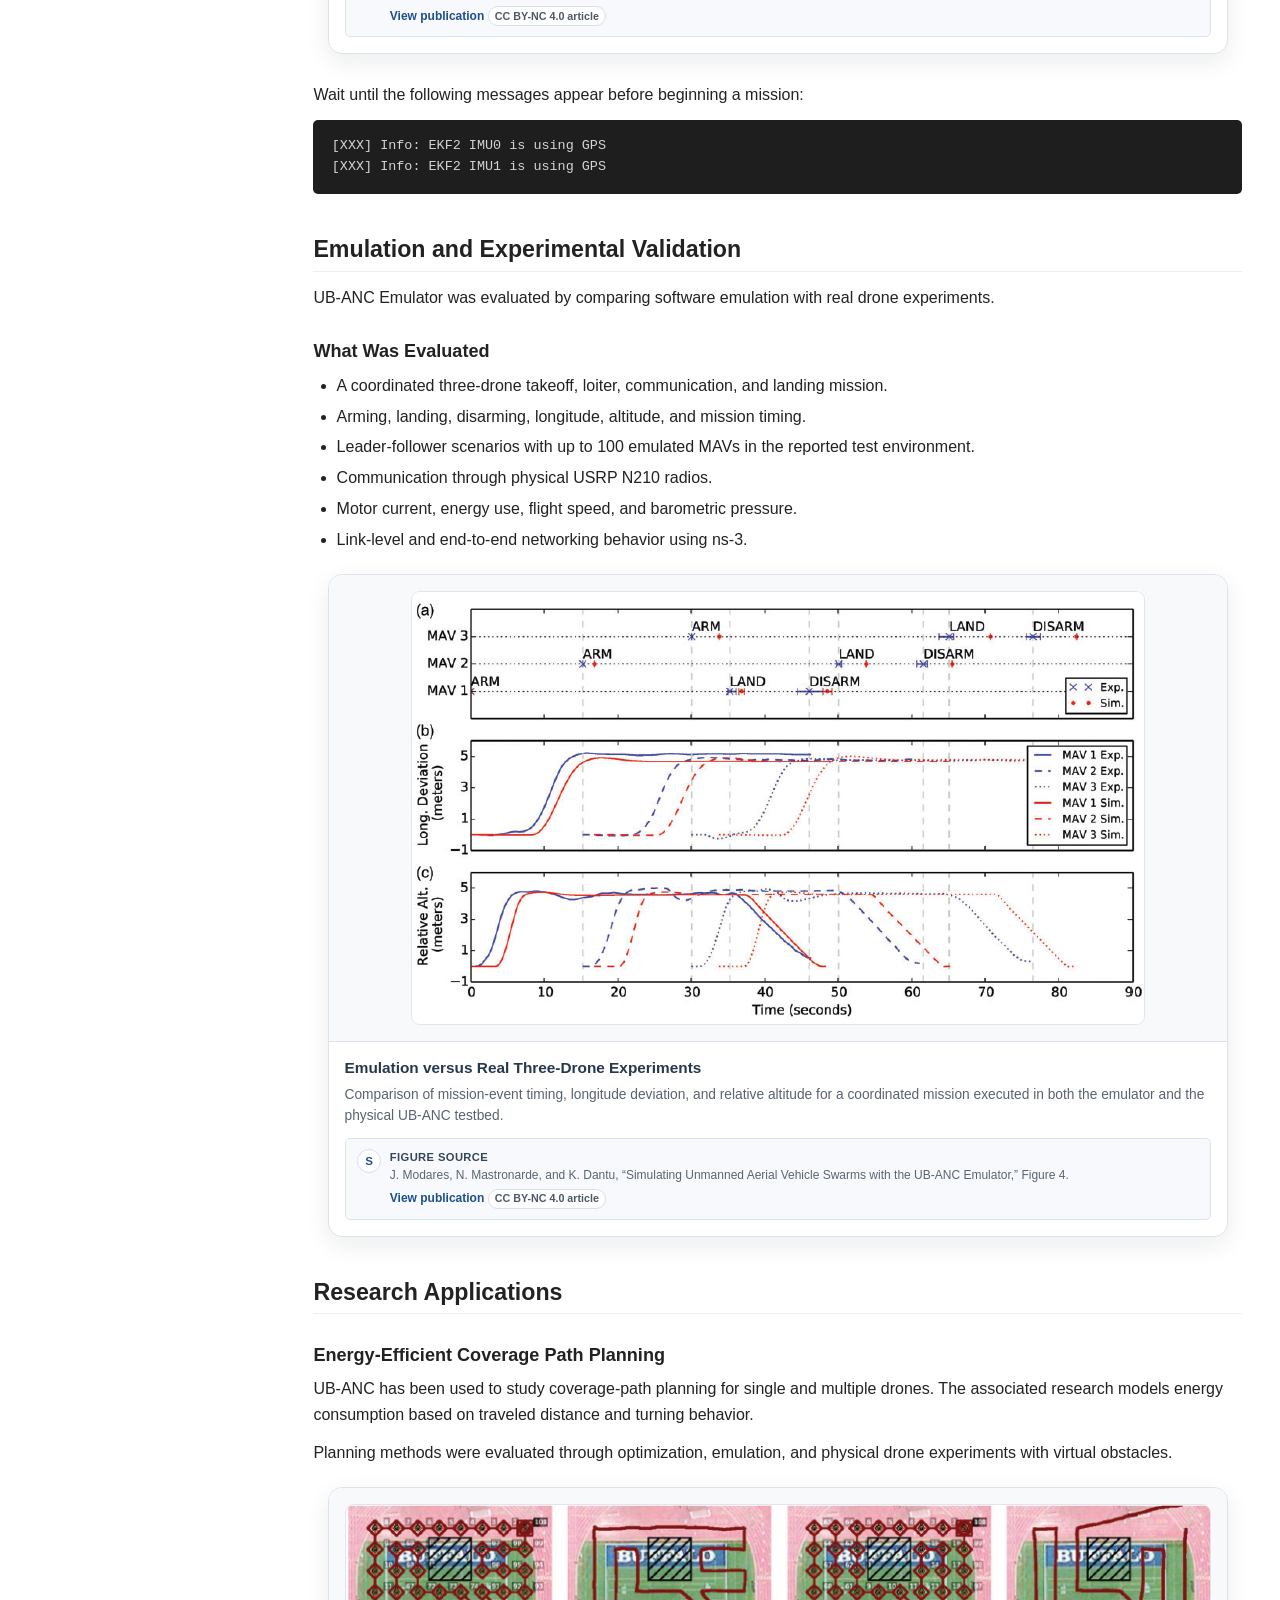
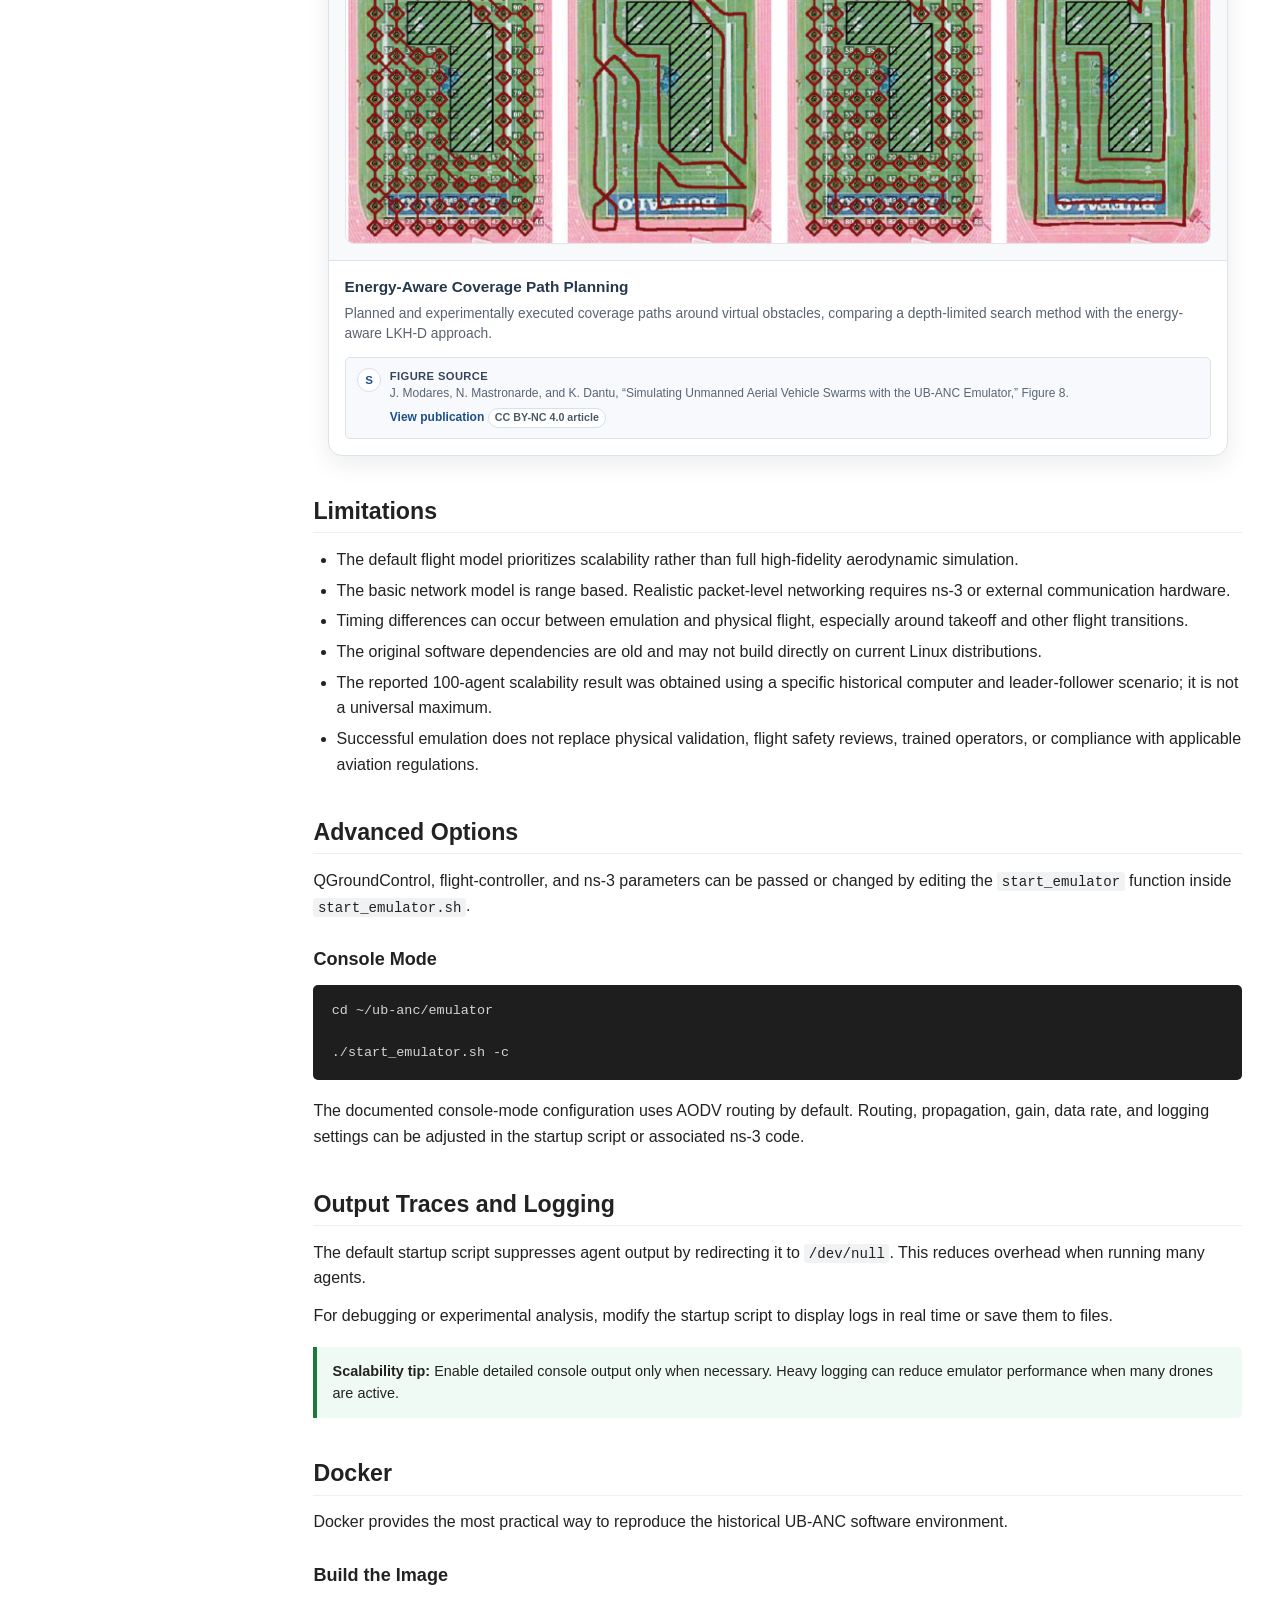
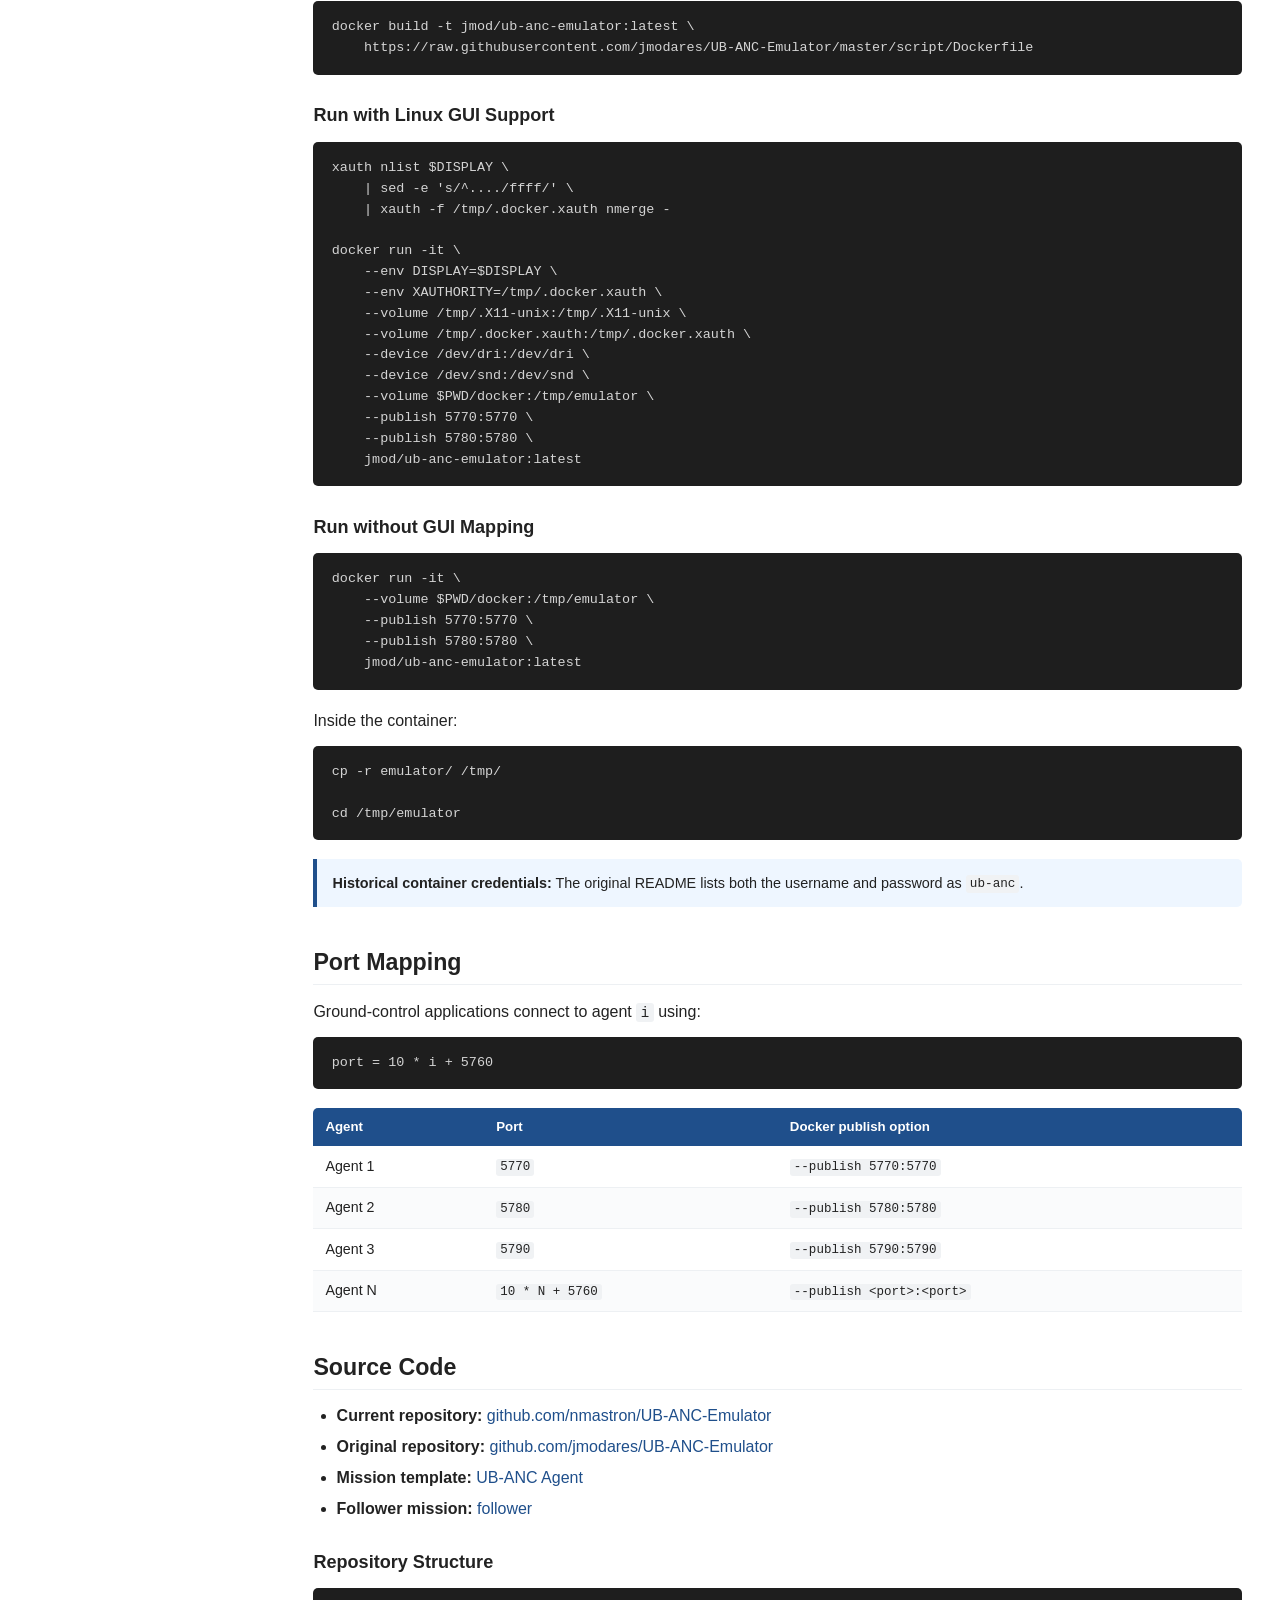
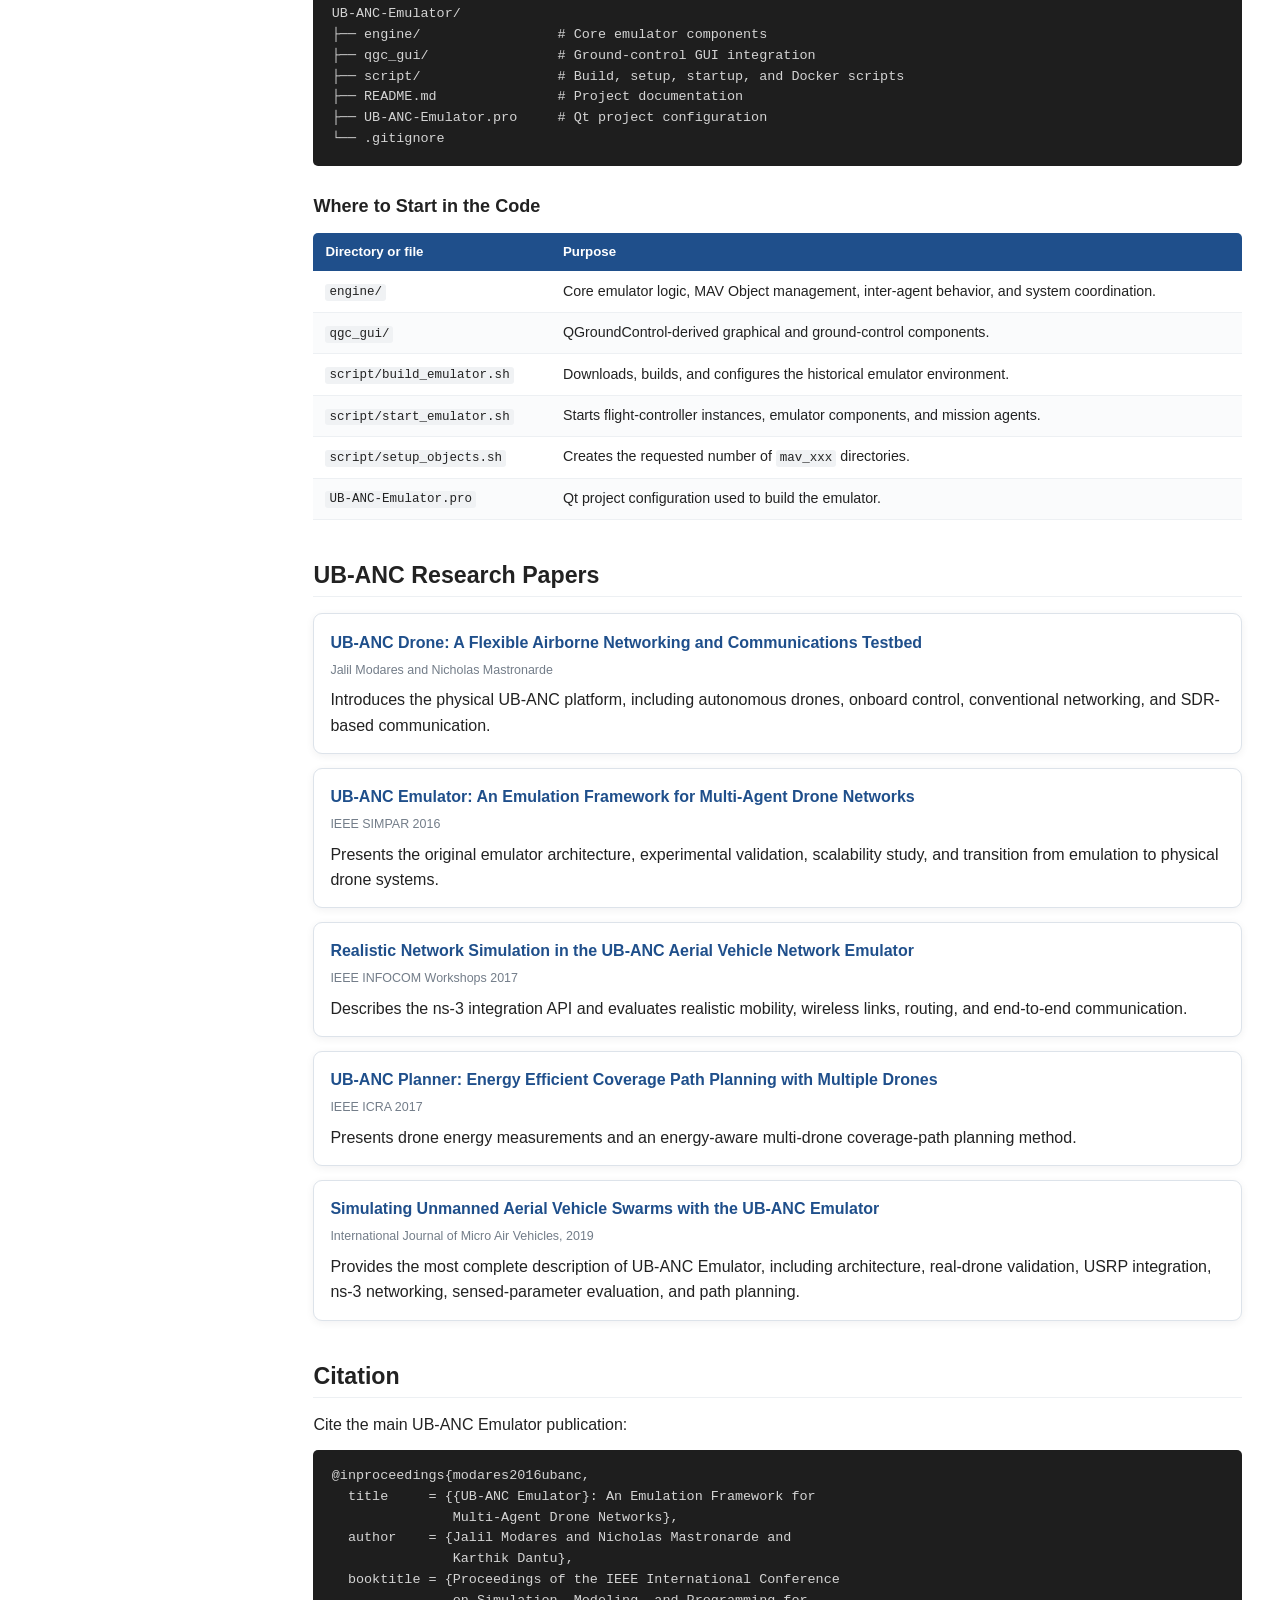
<file: ub-anc.html>
<!DOCTYPE html>
<html lang="en">
<head>
  <meta charset="UTF-8" />

  <title>UB-ANC Emulator | WINGS Lab Open Source</title>

  <meta
    name="description"
    content="UB-ANC Emulator is an open-source emulation framework for multi-agent drone networks, flight control, mission planning, ns-3 network simulation, and hardware-in-the-loop experimentation."
  />

  <meta
    name="keywords"
    content="UB-ANC, drone emulator, UAV networks, multi-agent systems, MAVLink, SITL, ns-3, QGroundControl, APM Planner, software-defined radio"
  />

  <meta name="author" content="WINGS Lab" />

  <meta name="viewport" content="width=device-width, initial-scale=1.0" />

  <style>
    :root {
      --primary: #1f4f8b;
      --primary-dark: #163d6e;
      --primary-light: #eef6ff;

      --text-main: #222;
      --text-muted: #59636f;
      --text-light: #737d89;

      --background: #ffffff;
      --sidebar-background: #f5f7fa;
      --surface: #ffffff;
      --surface-soft: #f8fafc;

      --border: #dde3ea;
      --border-light: #edf0f3;

      --success: #1a7a3a;
      --success-background: #f0faf4;

      --warning: #b45309;
      --warning-background: #fff8ed;

      --info-background: #eef6ff;

      --source-background: #f7f9fc;
      --source-border: #dbe3ec;

      --shadow-small: 0 2px 8px rgba(15, 23, 42, 0.06);
      --shadow-medium: 0 8px 24px rgba(15, 23, 42, 0.08);

      --radius-small: 5px;
      --radius-medium: 9px;
      --radius-large: 14px;
    }

    * {
      box-sizing: border-box;
    }

    html {
      scroll-behavior: smooth;
      scroll-padding-top: 1rem;
    }

    body {
      margin: 0;
      font-family: Arial, Helvetica, sans-serif;
      line-height: 1.58;
      color: var(--text-main);
      background: var(--background);
    }

    img {
      max-width: 100%;
    }

    a {
      color: var(--primary);
      text-decoration: none;
    }

    a:hover {
      text-decoration: underline;
    }

    p {
      margin: 0.45rem 0 0.8rem;
    }

    ul,
    ol {
      margin: 0.45rem 0 1rem;
      padding-left: 1.45rem;
    }

    li {
      margin-bottom: 0.35rem;
    }

    .layout {
      display: flex;
      min-height: 100vh;
      align-items: flex-start;
    }

    /* =========================================================
       Sidebar navigation
       ========================================================= */

    nav {
      width: 275px;
      min-width: 275px;
      height: 100vh;
      position: sticky;
      top: 0;
      overflow-y: auto;

      padding: 1.1rem 1rem 1.5rem;

      background: var(--sidebar-background);
      border-right: 1px solid var(--border);
    }

    .back-link {
      display: inline-flex;
      align-items: center;
      gap: 0.35rem;

      margin-bottom: 1rem;
      padding: 0.38rem 0.55rem;

      font-size: 0.82rem;
      font-weight: 700;

      color: var(--primary);
      background: #fff;
      border: 1px solid var(--border);
      border-radius: var(--radius-small);
    }

    .back-link:hover {
      background: var(--primary-light);
      text-decoration: none;
    }

    nav h1 {
      margin: 0 0 0.25rem;
      font-size: 1.12rem;
      line-height: 1.25;
    }

    .nav-subtitle {
      margin-bottom: 1rem;
      color: var(--text-muted);
      font-size: 0.8rem;
      line-height: 1.4;
    }

    nav ul {
      margin: 0;
      padding: 0;
      list-style: none;
      font-size: 0.88rem;
    }

    nav li {
      margin-bottom: 0.3rem;
    }

    nav li.section-title {
      margin: 1.05rem 0 0.35rem;
      padding-top: 0.65rem;

      color: #303946;
      font-size: 0.78rem;
      font-weight: 800;
      letter-spacing: 0.045em;
      text-transform: uppercase;

      border-top: 1px solid var(--border);
    }

    nav li.section-title:first-of-type {
      margin-top: 0;
      padding-top: 0;
      border-top: 0;
    }

    nav a {
      display: block;
      padding: 0.22rem 0.25rem;

      color: var(--primary);
      border-radius: 4px;
    }

    nav a:hover {
      background: rgba(31, 79, 139, 0.07);
      text-decoration: none;
    }

    nav a.sub {
      padding-left: 1.1rem;
      color: #4a6fa5;
      font-size: 0.83rem;
    }

    /* =========================================================
       Main page
       ========================================================= */

    main {
      width: 100%;
      max-width: 1080px;
      padding: 2rem 2.4rem 3rem;
    }

    main h1 {
      margin: 0;
      font-size: 2.15rem;
      line-height: 1.18;
    }

    main h2 {
      margin-top: 2.5rem;
      margin-bottom: 0.85rem;
      padding-bottom: 0.4rem;

      font-size: 1.45rem;
      line-height: 1.3;

      border-bottom: 1px solid var(--border-light);
    }

    main h3 {
      margin-top: 1.65rem;
      margin-bottom: 0.45rem;
      font-size: 1.13rem;
    }

    main h4 {
      margin-top: 1.25rem;
      margin-bottom: 0.35rem;
      font-size: 0.98rem;
    }

    section {
      scroll-margin-top: 1rem;
    }

    /* =========================================================
       Header
       ========================================================= */

    .hero {
      padding: 1.4rem 1.5rem;
      margin-bottom: 1.25rem;

      background:
        linear-gradient(
          135deg,
          rgba(31, 79, 139, 0.07),
          rgba(31, 79, 139, 0.015)
        );

      border: 1px solid #dce6f2;
      border-radius: var(--radius-large);
    }

    .hero-subtitle {
      margin: 0.35rem 0 0.75rem;

      color: var(--text-muted);
      font-size: 1.08rem;
      line-height: 1.45;
    }

    .project-authors {
      margin: 0.5rem 0 0.9rem;
      color: var(--text-muted);
      font-size: 0.9rem;
    }

    .pill-row {
      margin-bottom: 0.85rem;
    }

    .pill {
      display: inline-block;

      margin: 0 0.32rem 0.32rem 0;
      padding: 0.17rem 0.5rem;

      color: #3e4854;
      background: #fff;

      border: 1px solid #dce2e8;
      border-radius: 999px;

      font-size: 0.76rem;
      font-weight: 600;
    }

    .button-row {
      margin-top: 0.75rem;
    }

    .btn {
      display: inline-flex;
      align-items: center;
      gap: 0.3rem;

      margin: 0 0.4rem 0.45rem 0;
      padding: 0.45rem 0.88rem;

      color: #fff;
      background: var(--primary);

      border: 1.5px solid var(--primary);
      border-radius: var(--radius-small);

      font-size: 0.84rem;
      font-weight: 700;
      text-decoration: none;
    }

    .btn:hover {
      color: #fff;
      background: var(--primary-dark);
      border-color: var(--primary-dark);
      text-decoration: none;
    }

    .btn-outline {
      color: var(--primary);
      background: transparent;
    }

    .btn-outline:hover {
      color: var(--primary);
      background: var(--primary-light);
      border-color: var(--primary);
    }

    /* =========================================================
       Informational callouts
       ========================================================= */

    .note,
    .warning,
    .success {
      margin: 1.15rem 0;
      padding: 0.8rem 0.95rem;

      border-radius: 0 var(--radius-small) var(--radius-small) 0;
      font-size: 0.9rem;
    }

    .note {
      background: var(--info-background);
      border-left: 4px solid var(--primary);
    }

    .warning {
      background: var(--warning-background);
      border-left: 4px solid var(--warning);
    }

    .success {
      background: var(--success-background);
      border-left: 4px solid var(--success);
    }

    .status-card {
      display: grid;
      grid-template-columns: auto 1fr;
      gap: 0.75rem;

      margin: 1rem 0 1.3rem;
      padding: 0.9rem 1rem;

      background: var(--warning-background);
      border: 1px solid #f0d7b5;
      border-radius: var(--radius-medium);
    }

    .status-icon {
      width: 34px;
      height: 34px;

      display: flex;
      align-items: center;
      justify-content: center;

      color: #8a4709;
      background: #fff3df;
      border: 1px solid #efd3a6;
      border-radius: 50%;

      font-size: 1rem;
      font-weight: 800;
    }

    .status-card strong {
      display: block;
      margin-bottom: 0.18rem;
    }

    .status-card p {
      margin: 0;
      color: #5d4934;
      font-size: 0.88rem;
    }

    /* =========================================================
       Cards and workflow
       ========================================================= */

    .card-grid {
      display: grid;
      grid-template-columns: repeat(auto-fit, minmax(235px, 1fr));
      gap: 0.85rem;
      margin: 1rem 0 1.25rem;
    }

    .info-card {
      padding: 0.9rem 1rem;

      background: var(--surface);
      border: 1px solid var(--border);
      border-radius: var(--radius-medium);
      box-shadow: var(--shadow-small);
    }

    .info-card h3,
    .info-card h4 {
      margin-top: 0;
    }

    .info-card p:last-child {
      margin-bottom: 0;
    }

    .workflow {
      counter-reset: workflow-step;
      margin: 1rem 0 1.3rem;
    }

    .workflow-step {
      position: relative;

      margin: 0 0 0.65rem;
      padding: 0.75rem 0.9rem 0.75rem 3.25rem;

      background: var(--surface-soft);
      border: 1px solid var(--border-light);
      border-radius: var(--radius-medium);
    }

    .workflow-step::before {
      counter-increment: workflow-step;
      content: counter(workflow-step);

      position: absolute;
      left: 0.85rem;
      top: 50%;
      transform: translateY(-50%);

      width: 1.7rem;
      height: 1.7rem;

      display: flex;
      align-items: center;
      justify-content: center;

      color: #fff;
      background: var(--primary);
      border-radius: 50%;

      font-size: 0.78rem;
      font-weight: 800;
    }

    .workflow-step strong {
      color: #243447;
    }

    /* =========================================================
       Code
       ========================================================= */

    code {
      padding: 0.11em 0.32em;

      font-family: Consolas, Monaco, "Courier New", monospace;
      font-size: 0.88em;

      background: #f0f2f4;
      border-radius: 3px;
    }

    pre {
      margin: 0.75rem 0 1.15rem;
      padding: 1rem 1.15rem;

      overflow-x: auto;

      color: #d4d4d4;
      background: #1e1e1e;

      border-radius: var(--radius-small);

      font-family: Consolas, Monaco, "Courier New", monospace;
      font-size: 0.84rem;
      line-height: 1.55;
    }

    pre code {
      padding: 0;
      color: inherit;
      background: transparent;
      font-size: inherit;
    }

    /* =========================================================
       Tables
       ========================================================= */

    .table-wrap {
      width: 100%;
      overflow-x: auto;
      margin: 0.75rem 0 1.2rem;
    }

    table {
      width: 100%;
      min-width: 600px;

      border-collapse: collapse;
      font-size: 0.89rem;
    }

    th {
      padding: 0.55rem 0.75rem;

      color: #fff;
      background: var(--primary);

      text-align: left;
      font-size: 0.83rem;
      font-weight: 700;
    }

    th:first-child {
      border-radius: var(--radius-small) 0 0 0;
    }

    th:last-child {
      border-radius: 0 var(--radius-small) 0 0;
    }

    td {
      padding: 0.52rem 0.75rem;

      vertical-align: top;

      border-bottom: 1px solid var(--border-light);
    }

    tbody tr:nth-child(even) {
      background: #fafbfc;
    }

    tbody tr:hover {
      background: #f3f7fb;
    }

    /* =========================================================
       Figures
       ========================================================= */

    .fig {
      max-width: 900px;
      margin: 1.35rem auto 1.75rem;

      overflow: hidden;

      background: var(--surface);
      border: 1px solid var(--border);
      border-radius: var(--radius-large);
      box-shadow: var(--shadow-medium);
    }

    .fig-image-wrap {
      padding: 1rem;
      background: #f7f9fb;
      border-bottom: 1px solid var(--border);
    }

    .fig img {
      display: block;
      max-width: 100%;
      height: auto;
      max-height: 630px;
      object-fit: contain;

      margin: 0 auto;

      background: #fff;
      border: 1px solid #e2e6ea;
      border-radius: var(--radius-medium);
    }

    .fig-body {
      padding: 0.9rem 1rem 1rem;
    }

    .fig-title {
      margin: 0 0 0.28rem;

      color: #26384d;
      font-size: 0.96rem;
      font-weight: 800;
    }

    .fig-caption {
      margin: 0;

      color: var(--text-muted);
      font-size: 0.86rem;
      line-height: 1.5;
    }

    /*
       Improved image-source design
    */

    .figure-source {
      display: flex;
      align-items: flex-start;
      gap: 0.55rem;

      margin-top: 0.75rem;
      padding: 0.62rem 0.72rem;

      color: #596574;
      background: var(--source-background);

      border: 1px solid var(--source-border);
      border-radius: var(--radius-small);

      font-size: 0.75rem;
      line-height: 1.45;
    }

    .source-icon {
      width: 24px;
      height: 24px;
      min-width: 24px;

      display: flex;
      align-items: center;
      justify-content: center;

      color: var(--primary);
      background: #fff;

      border: 1px solid #d7e0ea;
      border-radius: 50%;

      font-size: 0.72rem;
      font-weight: 800;
    }

    .source-content {
      flex: 1;
    }

    .source-label {
      display: block;

      margin-bottom: 0.08rem;

      color: #35465a;
      font-size: 0.7rem;
      font-weight: 800;
      letter-spacing: 0.035em;
      text-transform: uppercase;
    }

    .source-content cite {
      font-style: normal;
    }

    .source-content a {
      font-weight: 700;
    }

    .source-license {
      display: inline-block;

      margin-top: 0.3rem;
      padding: 0.08rem 0.38rem;

      color: #4b5968;
      background: #fff;

      border: 1px solid #d8e0e9;
      border-radius: 999px;

      font-size: 0.67rem;
      font-weight: 700;
    }

    /* =========================================================
       Paper list
       ========================================================= */

    .paper-list {
      display: grid;
      gap: 0.85rem;
      margin: 1rem 0 1.25rem;
    }

    .paper-card {
      padding: 0.95rem 1rem;

      background: #fff;
      border: 1px solid var(--border);
      border-radius: var(--radius-medium);
      box-shadow: var(--shadow-small);
    }

    .paper-card h3 {
      margin: 0 0 0.35rem;
      font-size: 1rem;
    }

    .paper-meta {
      margin: 0 0 0.4rem;
      color: var(--text-light);
      font-size: 0.78rem;
    }

    .paper-card p:last-child {
      margin-bottom: 0;
    }

    /* =========================================================
       Footer
       ========================================================= */

    footer {
      margin-top: 3rem;
      padding-top: 1.1rem;

      color: var(--text-light);
      border-top: 1px solid var(--border-light);

      font-size: 0.79rem;
      line-height: 1.6;
    }

    /* =========================================================
       Mobile layout
       ========================================================= */

    @media (max-width: 940px) {
      .layout {
        display: block;
      }

      nav {
        width: 100%;
        min-width: 0;
        height: auto;

        position: static;

        border-right: 0;
        border-bottom: 1px solid var(--border);
      }

      nav ul {
        columns: 2;
        column-gap: 1.5rem;
      }

      nav li.section-title {
        break-after: avoid;
      }

      main {
        max-width: none;
        padding: 1.35rem 1.15rem 2.5rem;
      }
    }

    @media (max-width: 620px) {
      nav ul {
        columns: 1;
      }

      main h1 {
        font-size: 1.78rem;
      }

      .hero {
        padding: 1.1rem;
      }

      .status-card {
        grid-template-columns: 1fr;
      }

      .status-icon {
        display: none;
      }

      .fig-image-wrap {
        padding: 0.55rem;
      }

      .figure-source {
        align-items: flex-start;
      }
    }
  </style>
</head>

<body>
  <div class="layout">

    <nav>

      <h1>UB-ANC Emulator</h1>

      <div class="nav-subtitle">
        Multi-agent drone emulation, networking, flight control, and
        hardware-in-the-loop experimentation.
      </div>

      <ul>
        <li class="section-title">Overview</li>
        <li><a href="#introduction">Introduction</a></li>
        <li><a href="#features">Key Features</a></li>
        <li><a href="#workflow">How It Works</a></li>

        <li class="section-title">Architecture</li>
        <li><a href="#testbed-architecture">Physical UB-ANC Testbed</a></li>
        <li><a href="#architecture">Emulator Architecture</a></li>
        <li><a class="sub" href="#agent-model">Agent Model</a></li>
        <li><a class="sub" href="#simulation-models">Flight and Network Models</a></li>
        <li><a class="sub" href="#external-hardware">External Hardware</a></li>

        <li class="section-title">Getting Started</li>
        <li><a href="#prerequisites">Prerequisites</a></li>
        <li><a href="#build">Build</a></li>
        <li><a href="#objects">Objects Directory</a></li>
        <li><a href="#missions">Custom Missions</a></li>
        <li><a href="#run">Run</a></li>

        <li class="section-title">Research</li>
        <li><a href="#evaluation">Validation</a></li>
        <li><a href="#applications">Applications</a></li>
        <li><a href="#limitations">Limitations</a></li>
        <li><a href="#research-papers">Research Papers</a></li>

        <li class="section-title">Deployment</li>
        <li><a href="#advanced">Advanced Options</a></li>
        <li><a href="#logging">Logging</a></li>
        <li><a href="#docker">Docker</a></li>
        <li><a href="#ports">Port Mapping</a></li>

        <li class="section-title">Resources</li>
        <li><a href="#source-code">Source Code</a></li>
        <li><a href="#citation">Citation</a></li>
        <li><a href="#license">License and Attribution</a></li>
      </ul>
    </nav>

    <!-- =====================================================
         Main content
         ===================================================== -->

    <main>

      <!-- ===================================================
           Header
           =================================================== -->

      <header class="hero">
        <h1>UB-ANC Emulator</h1>

        <p class="hero-subtitle">
          An Emulation Framework for Multi-Agent Drone Networks
        </p>

        <p class="project-authors">
          Originally developed by Jalil Modares, Nicholas Mastronarde,
          and Karthik Dantu at the University at Buffalo.
        </p>

        <div class="pill-row">
          <span class="pill">Drone Networks</span>
          <span class="pill">Multi-Agent Systems</span>
          <span class="pill">MAVLink</span>
          <span class="pill">SITL</span>
          <span class="pill">QGroundControl</span>
          <span class="pill">APM Planner</span>
          <span class="pill">ns-3</span>
          <span class="pill">Software-Defined Radio</span>
          <span class="pill">Docker</span>
          <span class="pill">Open Source</span>
        </div>

        <div class="button-row">
          <a
            class="btn"
            href="https://github.com/nmastron/UB-ANC-Emulator"
            target="_blank"
            rel="noopener noreferrer"
          >
            ★ Source Code
          </a>

          <a
            class="btn btn-outline"
            href="https://github.com/jmodares/UB-ANC-Emulator"
            target="_blank"
            rel="noopener noreferrer"
          >
            Original Repository
          </a>

          <a
            class="btn btn-outline"
            href="https://doi.org/10.1109/SIMPAR.2016.7862404"
            target="_blank"
            rel="noopener noreferrer"
          >
            Main Paper
          </a>

          <a
            class="btn btn-outline"
            href="opensource.html"
          >
            WINGS Lab Open Source
          </a>
        </div>
      </header>

      <div class="status-card">
        <div class="status-icon">!</div>

        <div>
          <strong>Legacy research software</strong>

          <p>
            UB-ANC Emulator was originally developed during the 2015–2019
            period. Its documented environment uses Ubuntu 16.04,
            QGroundControl 3.2, and ns-3.27. Running the project on a modern
            Linux distribution may require dependency updates, patches, or the
            original Docker environment.
          </p>
        </div>
      </div>

      <!-- ===================================================
           Introduction
           Image 01
           =================================================== -->

      <section id="introduction">
        <h2>Introduction</h2>

        <p>
          <strong>UB-ANC Emulator</strong> is an open-source software
          environment for designing, implementing, testing, and debugging
          missions involving one or more networked drones before moving to
          field experimentation.
        </p>

        <p>
          It combines mission-planning logic, MAVLink-compatible flight
          control, software-in-the-loop simulation, sensing, data logging,
          ground-control visualization, wireless-network modeling, and optional
          integration with physical communication hardware.
        </p>

        <p>
          The framework is designed to help researchers study communications,
          networking, robotics, autonomy, and multi-agent coordination as parts
          of one integrated cyber-physical system.
        </p>

        <div class="note">
          <strong>UB-ANC versus UB-ANC Emulator:</strong>
          UB-ANC is the physical airborne networking and communications
          testbed. UB-ANC Emulator is the software environment used to develop
          and test multi-drone mission logic before deploying it on the
          physical platform.
        </div>

        <div class="fig">
          <div class="fig-image-wrap">
            <img
              src="images/01_ubanc_drone_sdr_configuration.png"
              alt="UB-ANC drone in the software-defined radio configuration"
              loading="lazy"
            />
          </div>

          <div class="fig-body">
            <div class="fig-title">
              UB-ANC Drone in the Software-Defined Radio Configuration
            </div>

            <p class="fig-caption">
              The physical UB-ANC platform combines autonomous flight control,
              onboard computing, mission-control software, and a
              reconfigurable software-defined radio for airborne networking
              and communication experiments.
            </p>

            <div class="figure-source">
              <div class="source-icon">S</div>

              <div class="source-content">
                <span class="source-label">Figure source</span>

                <cite>
                  J. Modares and N. Mastronarde,
                  “UB-ANC Drone: A Flexible Airborne Networking and
                  Communications Testbed,” Figure 1.
                </cite>

                <br />

                <a
                  href="https://arxiv.org/abs/1509.08346"
                  target="_blank"
                  rel="noopener noreferrer"
                >
                  View publication
                </a>

                <div class="source-license">
                  Publication attribution retained
                </div>
              </div>
            </div>
          </div>
        </div>
      </section>

      <!-- ===================================================
           Features
           =================================================== -->

      <section id="features">
        <h2>Key Features</h2>

        <div class="card-grid">
          <div class="info-card">
            <h3>Multi-Agent Emulation</h3>

            <p>
              Create multiple emulated drones, each with its own mission agent,
              flight-controller firmware, configuration, networking, and
              logging.
            </p>
          </div>

          <div class="info-card">
            <h3>Real Flight Interfaces</h3>

            <p>
              Uses MAVLink and software-in-the-loop flight-controller firmware
              that closely match the interfaces used on physical drones.
            </p>
          </div>

          <div class="info-card">
            <h3>Scalable Default Models</h3>

            <p>
              Lightweight flight and network models allow researchers to run
              larger multi-agent scenarios on conventional computers.
            </p>
          </div>

          <div class="info-card">
            <h3>Realistic Networking</h3>

            <p>
              ns-3 integration supports protocol stacks, routing, wireless
              channels, interference, packet loss, throughput, and latency.
            </p>
          </div>

          <div class="info-card">
            <h3>Ground-Control Tools</h3>

            <p>
              Emulated vehicles can be monitored through MAVLink-compatible
              ground-control applications such as APM Planner and
              QGroundControl.
            </p>
          </div>

          <div class="info-card">
            <h3>Hardware Integration</h3>

            <p>
              Emulated agents may exchange traffic through physical radios,
              enabling software-defined radio and hardware-in-the-loop
              experiments.
            </p>
          </div>

          <div class="info-card">
            <h3>Reusable Mission Logic</h3>

            <p>
              Mission-planning software can move from emulation to real
              hardware with minimal modification.
            </p>
          </div>

          <div class="info-card">
            <h3>Structured Logging</h3>

            <p>
              Record vehicle position, flight state, MAVLink messages, network
              events, sensor measurements, and mission status.
            </p>
          </div>
        </div>
      </section>

      <!-- ===================================================
           Workflow
           =================================================== -->

      <section id="workflow">
        <h2>How the Emulator Works</h2>

        <p>
          The following sequence summarizes the normal execution flow from
          startup to mission logging.
        </p>

        <div class="workflow">
          <div class="workflow-step">
            <strong>The Emulation Engine creates the scenario.</strong>
            It instantiates one MAV Object for every emulated drone.
          </div>

          <div class="workflow-step">
            <strong>Each MAV Object starts its internal components.</strong>
            These include the UB-ANC Agent, SITL flight controller, networking,
            sensing, MAVLink, and logging modules.
          </div>

          <div class="workflow-step">
            <strong>The Agent Control Unit executes mission logic.</strong>
            It determines the drone's actions based on mission state, local
            information, sensor inputs, and messages from other agents.
          </div>

          <div class="workflow-step">
            <strong>Flight commands are sent through MAVLink.</strong>
            The MAVLink Control Unit sends takeoff, waypoint, loiter, landing,
            and other commands to the SITL flight controller.
          </div>

          <div class="workflow-step">
            <strong>The flight-controller simulator updates vehicle state.</strong>
            Position, altitude, velocity, flight mode, and other state
            information are returned to the emulator.
          </div>

          <div class="workflow-step">
            <strong>Agents exchange network traffic.</strong>
            The Network Control Unit uses the default model, ns-3, a physical
            network interface, or software-defined radio hardware.
          </div>

          <div class="workflow-step">
            <strong>A ground-control station visualizes the mission.</strong>
            APM Planner or QGroundControl displays vehicle locations, status,
            paths, commands, and MAVLink messages.
          </div>

          <div class="workflow-step">
            <strong>Logs are collected for analysis.</strong>
            Mission, flight, sensing, and networking events can be stored for
            debugging, validation, and research analysis.
          </div>
        </div>
      </section>

      <!-- ===================================================
           Physical testbed architecture
           Images 02 and 04
           =================================================== -->

      <section id="testbed-architecture">
        <h2>Physical UB-ANC Testbed</h2>

        <p>
          The physical UB-ANC platform combines an autonomous vehicle, an
          embedded computer, a MAVLink-compatible flight controller, and a
          configurable wireless communication subsystem.
        </p>

        <p>
          Its modular architecture separates mission logic from the underlying
          network and flight-controller technologies. This makes it possible to
          evaluate the same application using Wi-Fi, Zigbee, LTE, GNU Radio,
          or software-defined radio hardware.
        </p>

        <div class="fig">
          <div class="fig-image-wrap">
            <img
              src="images/02_ubanc_testbed_software_architecture.png"
              alt="UB-ANC physical testbed software and communication architecture"
              loading="lazy"
            />
          </div>

          <div class="fig-body">
            <div class="fig-title">
              UB-ANC Testbed Software and Communication Architecture
            </div>

            <p class="fig-caption">
              The Agent Control Unit coordinates mission behavior through the
              Network Control Unit, MAVLink Control Unit, and Logging Unit. The
              communication interface can connect to GNU Radio and SDR hardware
              or to a conventional wireless network.
            </p>

            <div class="figure-source">
              <div class="source-icon">S</div>

              <div class="source-content">
                <span class="source-label">Figure source</span>

                <cite>
                  J. Modares and N. Mastronarde,
                  “UB-ANC Drone: A Flexible Airborne Networking and
                  Communications Testbed,” Figure 2.
                </cite>

                <br />

                <a
                  href="https://arxiv.org/abs/1509.08346"
                  target="_blank"
                  rel="noopener noreferrer"
                >
                  View publication
                </a>

                <div class="source-license">
                  Publication attribution retained
                </div>
              </div>
            </div>
          </div>
        </div>

        <h3>Experimental Drone Platform</h3>

        <p>
          The experimental platform used in the emulator-validation studies
          included a custom multirotor frame, a Pixhawk flight controller, a
          Raspberry Pi onboard computer, power sensing, and a high-capacity
          battery.
        </p>

        <div class="fig">
          <div class="fig-image-wrap">
            <img
              src="images/04_ubanc_drone_custom_frame.png"
              alt="Custom UB-ANC drone used for experimental validation"
              loading="lazy"
            />
          </div>

          <div class="fig-body">
            <div class="fig-title">
              Custom UB-ANC Experimental Drone
            </div>

            <p class="fig-caption">
              Custom-built multirotor used for UB-ANC validation experiments,
              including the Pixhawk flight controller, Raspberry Pi onboard
              computer, sensing hardware, and battery system.
            </p>

            <div class="figure-source">
              <div class="source-icon">S</div>

              <div class="source-content">
                <span class="source-label">Figure source</span>

                <cite>
                  J. Modares, N. Mastronarde, and K. Dantu,
                  “Simulating Unmanned Aerial Vehicle Swarms with the
                  UB-ANC Emulator,” Figure 2.
                </cite>

                <br />

                <a
                  href="https://doi.org/10.1177/1756829319837668"
                  target="_blank"
                  rel="noopener noreferrer"
                >
                  View publication
                </a>

                <div class="source-license">
                  CC BY-NC 4.0 article
                </div>
              </div>
            </div>
          </div>
        </div>
      </section>

      <!-- ===================================================
           Emulator architecture
           Image 03
           =================================================== -->

      <section id="architecture">
        <h2>UB-ANC Emulator Architecture</h2>

        <p>
          The emulator is organized around three central elements:
          the <strong>Emulation Engine</strong>, one
          <strong>MAV Object</strong> for each vehicle, and the
          <strong>UB-ANC Agent</strong> that implements mission behavior.
        </p>

        <div class="fig">
          <div class="fig-image-wrap">
            <img
              src="images/03_ubanc_emulator_architecture.png"
              alt="UB-ANC Emulator software architecture"
              loading="lazy"
            />
          </div>

          <div class="fig-body">
            <div class="fig-title">
              UB-ANC Emulator Software Architecture
            </div>

            <p class="fig-caption">
              The Emulation Engine manages multiple MAV Objects. Each MAV
              Object contains the UB-ANC Agent, object attributes, network and
              sensor interfaces, logging, MAVLink control, and a software-in-
              the-loop flight-controller simulator.
            </p>

            <div class="figure-source">
              <div class="source-icon">S</div>

              <div class="source-content">
                <span class="source-label">Figure source</span>

                <cite>
                  J. Modares, N. Mastronarde, and K. Dantu,
                  “Simulating Unmanned Aerial Vehicle Swarms with the
                  UB-ANC Emulator,” Figure 1.
                </cite>

                <br />

                <a
                  href="https://doi.org/10.1177/1756829319837668"
                  target="_blank"
                  rel="noopener noreferrer"
                >
                  View publication
                </a>

                <div class="source-license">
                  CC BY-NC 4.0 article
                </div>
              </div>
            </div>
          </div>
        </div>

        <h3 id="agent-model">UB-ANC Agent Model</h3>

        <div class="table-wrap">
          <table>
            <thead>
              <tr>
                <th>Component</th>
                <th>Responsibility</th>
              </tr>
            </thead>

            <tbody>
              <tr>
                <td>Agent Control Unit (ACU)</td>
                <td>
                  Contains mission-planning logic and determines the actions
                  the drone performs.
                </td>
              </tr>

              <tr>
                <td>Network Control Unit (NCU)</td>
                <td>
                  Sends and receives information between agents, ground
                  systems, network simulators, and external communication
                  interfaces.
                </td>
              </tr>

              <tr>
                <td>Sensor Control Unit (SCU)</td>
                <td>
                  Supplies the mission logic with simulated or physical sensor
                  measurements.
                </td>
              </tr>

              <tr>
                <td>MAVLink Control Unit (MCU)</td>
                <td>
                  Sends commands to and receives state information from a
                  MAVLink-compatible flight controller.
                </td>
              </tr>

              <tr>
                <td>Logging Unit (LU)</td>
                <td>
                  Records vehicle state, mission events, MAVLink messages,
                  network traffic, and sensing information.
                </td>
              </tr>

              <tr>
                <td>SITL Simulator</td>
                <td>
                  Runs the flight-controller firmware and vehicle dynamics
                  without requiring physical flight-controller hardware.
                </td>
              </tr>
            </tbody>
          </table>
        </div>

        <!-- =================================================
             ns-3 integration
             Image 07
             ================================================= -->

        <h3 id="simulation-models">Flight and Network Models</h3>

        <p>
          The default emulator prioritizes scalability. For network studies
          that require realistic packet-level behavior, UB-ANC can integrate
          with ns-3.
        </p>

        <p>
          UB-ANC supplies agent behavior, mobility, and packet requests, while
          ns-3 models application, transport, network, link, physical, channel,
          mobility, and routing behavior.
        </p>

        <div class="fig">
          <div class="fig-image-wrap">
            <img
              src="images/07_ubanc_ns3_integration.png"
              alt="Integration of ns-3 with the UB-ANC Emulator"
              loading="lazy"
            />
          </div>

          <div class="fig-body">
            <div class="fig-title">
              ns-3 Integration with UB-ANC
            </div>

            <p class="fig-caption">
              Packet-transmission events, packet-delivery events, and vehicle
              position updates are exchanged between UB-ANC MAV Objects and
              their corresponding ns-3 nodes.
            </p>

            <div class="figure-source">
              <div class="source-icon">S</div>

              <div class="source-content">
                <span class="source-label">Figure source</span>

                <cite>
                  J. Modares, N. Mastronarde, and K. Dantu,
                  “Realistic Network Simulation in the UB-ANC Aerial Vehicle
                  Network Emulator,” Figure 2.
                </cite>

                <br />

                <a
                  href="https://doi.org/10.1109/INFCOMW.2017.8116354"
                  target="_blank"
                  rel="noopener noreferrer"
                >
                  View publication
                </a>

                <div class="source-license">
                  IEEE publication — check reuse terms
                </div>
              </div>
            </div>
          </div>
        </div>

        <h4>Network-Simulator Interface</h4>

        <div class="table-wrap">
          <table>
            <thead>
              <tr>
                <th>Interface</th>
                <th>Purpose</th>
              </tr>
            </thead>

            <tbody>
              <tr>
                <td><code>netDataReady()</code></td>
                <td>
                  Signals that a MAV Object has a packet ready for the network
                  simulator.
                </td>
              </tr>

              <tr>
                <td><code>netSendData()</code></td>
                <td>
                  Delivers a packet from the network simulator to the
                  destination MAV Object.
                </td>
              </tr>

              <tr>
                <td><code>globalPositionChanged()</code></td>
                <td>
                  Notifies the network simulator when an emulated drone changes
                  position.
                </td>
              </tr>
            </tbody>
          </table>
        </div>

        <h3 id="external-hardware">External Hardware Integration</h3>

        <p>
          UB-ANC supports progressive and mixed emulation. A researcher can
          emulate flight and mission behavior while routing communication
          through physical radio hardware.
        </p>

        <div class="fig">
          <div class="fig-image-wrap">
            <img
              src="images/06_ubanc_usrp_n210_integration.png"
              alt="UB-ANC Emulator integrated with USRP N210 radios"
              loading="lazy"
            />
          </div>

          <div class="fig-body">
            <div class="fig-title">
              USRP N210 Hardware-in-the-Loop Integration
            </div>

            <p class="fig-caption">
              Two emulated MAVs communicate through physical USRP N210
              software-defined radios connected through an Ethernet switch,
              while their flight and mission behavior remain inside the
              emulator.
            </p>

            <div class="figure-source">
              <div class="source-icon">S</div>

              <div class="source-content">
                <span class="source-label">Figure source</span>

                <cite>
                  J. Modares, N. Mastronarde, and K. Dantu,
                  “Simulating Unmanned Aerial Vehicle Swarms with the
                  UB-ANC Emulator,” Figure 6.
                </cite>

                <br />

                <a
                  href="https://doi.org/10.1177/1756829319837668"
                  target="_blank"
                  rel="noopener noreferrer"
                >
                  View publication
                </a>

                <div class="source-license">
                  CC BY-NC 4.0 article
                </div>
              </div>
            </div>
          </div>
        </div>
      </section>


      <section id="prerequisites">
        <h2>Software Prerequisites</h2>

        <p>
          The original installation instructions recommend
          <strong>Ubuntu 16.04</strong>. The documented emulator version uses
          <strong>QGroundControl 3.2</strong> and
          <strong>ns-3.27</strong>.
        </p>

        <pre><code>sudo apt-get update &amp;&amp; sudo apt-get upgrade

sudo apt-get install build-essential \
    libgl1-mesa-dev \
    libsdl2-dev \
    python-future \
    libfontconfig1 \
    dbus-x11 \
    geoclue \
    curl \
    git \
    netcat \
    xvfb</code></pre>

        <div class="warning">
          <strong>Modern-system compatibility:</strong>
          This dependency list is historical. Some package names or versions
          may no longer be available on recent Linux releases. Use Docker or an
          Ubuntu 16.04-compatible virtual environment when possible.
        </div>
      </section>

      <section id="build">
        <h2>Build</h2>

        <p>
          The project provides a build script that downloads, compiles, and
          configures the original emulator environment.
        </p>

        <pre><code>cd ~

mkdir ub-anc
cd ub-anc

curl -sSL \
    https://raw.githubusercontent.com/jmodares/UB-ANC-Emulator/master/script/build_emulator.sh \
    | bash</code></pre>

        <p>
          After installation, the emulator should be available at:
        </p>

        <pre><code>~/ub-anc/emulator/</code></pre>

        <p>
          Add the current user to the <code>dialout</code> group:
        </p>

        <pre><code>sudo usermod -a -G dialout $USER</code></pre>

        <div class="note">
          <strong>Important:</strong>
          Log out and log back in after modifying group membership.
        </div>
      </section>

      <section id="objects">
        <h2>Configuration: Objects Directory</h2>

        <p>
          The <code>objects</code> directory defines the emulated agents.
          Each subdirectory represents one vehicle and follows this format:
        </p>

        <pre><code>mav_001
mav_002
mav_003
...
mav_250</code></pre>

        <div class="table-wrap">
          <table>
            <thead>
              <tr>
                <th>File</th>
                <th>Purpose</th>
              </tr>
            </thead>

            <tbody>
              <tr>
                <td><code>agent</code></td>
                <td>
                  Compiled mission executable for the corresponding drone.
                </td>
              </tr>

              <tr>
                <td><code>arducopter</code></td>
                <td>
                  Software-in-the-loop flight-controller firmware executable.
                </td>
              </tr>

              <tr>
                <td><code>copter.parm</code></td>
                <td>
                  Flight-controller parameter configuration.
                </td>
              </tr>
            </tbody>
          </table>
        </div>

        <p>
          To create ten agents using the default object template:
        </p>

        <pre><code>cd ~/ub-anc/emulator

./setup_objects.sh 10</code></pre>

        <p>
          This creates <code>mav_001</code> through
          <code>mav_010</code>.
        </p>
      </section>

      <section id="missions">
        <h2>Custom Missions</h2>

        <p>
          The default example uses the
          <a
            href="https://github.com/jmodares/follower"
            target="_blank"
            rel="noopener noreferrer"
          >
            follower mission
          </a>.
          New missions can be created from the
          <a
            href="https://github.com/jmodares/UB-ANC-Agent"
            target="_blank"
            rel="noopener noreferrer"
          >
            UB-ANC Agent template
          </a>.
        </p>

        <ol>
          <li>Implement the custom mission behavior.</li>
          <li>Compile the mission as an executable named <code>agent</code>.</li>
          <li>Copy it into the emulator's object template directory.</li>
          <li>
            Run <code>setup_objects.sh</code> to create the required number of
            agents.
          </li>
          <li>Start the emulator and monitor the mission.</li>
        </ol>
      </section>

      <section id="run">
        <h2>Run the Emulator</h2>

        <pre><code>cd ~/ub-anc/emulator

./start_emulator.sh</code></pre>

        <p>
          The startup script launches the flight-controller instances,
          establishes emulator connections, and then starts each mission agent.
        </p>

        <div class="fig">
          <div class="fig-image-wrap">
            <img
              src="images/05_ubanc_apm_planner_visualization.png"
              alt="APM Planner visualization for UB-ANC Emulator"
              loading="lazy"
            />
          </div>

          <div class="fig-body">
            <div class="fig-title">
              Ground-Control Visualization
            </div>

            <p class="fig-caption">
              APM Planner displays the search area, active vehicles, traveled
              paths, selected vehicle status, command controls, and MAVLink
              messages during an emulated multi-drone mission.
            </p>

            <div class="figure-source">
              <div class="source-icon">S</div>

              <div class="source-content">
                <span class="source-label">Figure source</span>

                <cite>
                  J. Modares, N. Mastronarde, and K. Dantu,
                  “Simulating Unmanned Aerial Vehicle Swarms with the
                  UB-ANC Emulator,” Figure 3.
                </cite>

                <br />

                <a
                  href="https://doi.org/10.1177/1756829319837668"
                  target="_blank"
                  rel="noopener noreferrer"
                >
                  View publication
                </a>

                <div class="source-license">
                  CC BY-NC 4.0 article
                </div>
              </div>
            </div>
          </div>
        </div>

        <p>
          Wait until the following messages appear before beginning a mission:
        </p>

        <pre><code>[XXX] Info: EKF2 IMU0 is using GPS
[XXX] Info: EKF2 IMU1 is using GPS</code></pre>
      </section>

      <section id="evaluation">
        <h2>Emulation and Experimental Validation</h2>

        <p>
          UB-ANC Emulator was evaluated by comparing software emulation with
          real drone experiments.
        </p>

        <h3>What Was Evaluated</h3>

        <ul>
          <li>
            A coordinated three-drone takeoff, loiter, communication, and
            landing mission.
          </li>

          <li>
            Arming, landing, disarming, longitude, altitude, and mission timing.
          </li>

          <li>
            Leader-follower scenarios with up to 100 emulated MAVs in the
            reported test environment.
          </li>

          <li>
            Communication through physical USRP N210 radios.
          </li>

          <li>
            Motor current, energy use, flight speed, and barometric pressure.
          </li>

          <li>
            Link-level and end-to-end networking behavior using ns-3.
          </li>
        </ul>

        <div class="fig">
          <div class="fig-image-wrap">
            <img
              src="images/08_ubanc_emulation_experiment_comparison.png"
              alt="Comparison of UB-ANC emulation and real drone experiments"
              loading="lazy"
            />
          </div>

          <div class="fig-body">
            <div class="fig-title">
              Emulation versus Real Three-Drone Experiments
            </div>

            <p class="fig-caption">
              Comparison of mission-event timing, longitude deviation, and
              relative altitude for a coordinated mission executed in both the
              emulator and the physical UB-ANC testbed.
            </p>

            <div class="figure-source">
              <div class="source-icon">S</div>

              <div class="source-content">
                <span class="source-label">Figure source</span>

                <cite>
                  J. Modares, N. Mastronarde, and K. Dantu,
                  “Simulating Unmanned Aerial Vehicle Swarms with the
                  UB-ANC Emulator,” Figure 4.
                </cite>

                <br />

                <a
                  href="https://doi.org/10.1177/1756829319837668"
                  target="_blank"
                  rel="noopener noreferrer"
                >
                  View publication
                </a>

                <div class="source-license">
                  CC BY-NC 4.0 article
                </div>
              </div>
            </div>
          </div>
        </div>
      </section>

      <section id="applications">
        <h2>Research Applications</h2>

        <h3>Energy-Efficient Coverage Path Planning</h3>

        <p>
          UB-ANC has been used to study coverage-path planning for single and
          multiple drones. The associated research models energy consumption
          based on traveled distance and turning behavior.
        </p>

        <p>
          Planning methods were evaluated through optimization, emulation, and
          physical drone experiments with virtual obstacles.
        </p>

        <div class="fig">
          <div class="fig-image-wrap">
            <img
              src="images/09_ubanc_coverage_path_planning.png"
              alt="Coverage path planning evaluated with UB-ANC"
              loading="lazy"
            />
          </div>

          <div class="fig-body">
            <div class="fig-title">
              Energy-Aware Coverage Path Planning
            </div>

            <p class="fig-caption">
              Planned and experimentally executed coverage paths around virtual
              obstacles, comparing a depth-limited search method with the
              energy-aware LKH-D approach.
            </p>

            <div class="figure-source">
              <div class="source-icon">S</div>

              <div class="source-content">
                <span class="source-label">Figure source</span>

                <cite>
                  J. Modares, N. Mastronarde, and K. Dantu,
                  “Simulating Unmanned Aerial Vehicle Swarms with the
                  UB-ANC Emulator,” Figure 8.
                </cite>

                <br />

                <a
                  href="https://doi.org/10.1177/1756829319837668"
                  target="_blank"
                  rel="noopener noreferrer"
                >
                  View publication
                </a>

                <div class="source-license">
                  CC BY-NC 4.0 article
                </div>
              </div>
            </div>
          </div>
        </div>
      </section>

      <section id="limitations">
        <h2>Limitations</h2>

        <ul>
          <li>
            The default flight model prioritizes scalability rather than
            full high-fidelity aerodynamic simulation.
          </li>

          <li>
            The basic network model is range based. Realistic packet-level
            networking requires ns-3 or external communication hardware.
          </li>

          <li>
            Timing differences can occur between emulation and physical flight,
            especially around takeoff and other flight transitions.
          </li>

          <li>
            The original software dependencies are old and may not build
            directly on current Linux distributions.
          </li>

          <li>
            The reported 100-agent scalability result was obtained using a
            specific historical computer and leader-follower scenario; it is
            not a universal maximum.
          </li>

          <li>
            Successful emulation does not replace physical validation, flight
            safety reviews, trained operators, or compliance with applicable
            aviation regulations.
          </li>
        </ul>
      </section>

      <section id="advanced">
        <h2>Advanced Options</h2>

        <p>
          QGroundControl, flight-controller, and ns-3 parameters can be passed
          or changed by editing the <code>start_emulator</code> function inside
          <code>start_emulator.sh</code>.
        </p>

        <h3>Console Mode</h3>

        <pre><code>cd ~/ub-anc/emulator

./start_emulator.sh -c</code></pre>

        <p>
          The documented console-mode configuration uses AODV routing by
          default. Routing, propagation, gain, data rate, and logging settings
          can be adjusted in the startup script or associated ns-3 code.
        </p>
      </section>

      <section id="logging">
        <h2>Output Traces and Logging</h2>

        <p>
          The default startup script suppresses agent output by redirecting it
          to <code>/dev/null</code>. This reduces overhead when running many
          agents.
        </p>

        <p>
          For debugging or experimental analysis, modify the startup script to
          display logs in real time or save them to files.
        </p>

        <div class="success">
          <strong>Scalability tip:</strong>
          Enable detailed console output only when necessary. Heavy logging can
          reduce emulator performance when many drones are active.
        </div>
      </section>

      <section id="docker">
        <h2>Docker</h2>

        <p>
          Docker provides the most practical way to reproduce the historical
          UB-ANC software environment.
        </p>

        <h3>Build the Image</h3>

        <pre><code>docker build -t jmod/ub-anc-emulator:latest \
    https://raw.githubusercontent.com/jmodares/UB-ANC-Emulator/master/script/Dockerfile</code></pre>

        <h3>Run with Linux GUI Support</h3>

        <pre><code>xauth nlist $DISPLAY \
    | sed -e 's/^..../ffff/' \
    | xauth -f /tmp/.docker.xauth nmerge -

docker run -it \
    --env DISPLAY=$DISPLAY \
    --env XAUTHORITY=/tmp/.docker.xauth \
    --volume /tmp/.X11-unix:/tmp/.X11-unix \
    --volume /tmp/.docker.xauth:/tmp/.docker.xauth \
    --device /dev/dri:/dev/dri \
    --device /dev/snd:/dev/snd \
    --volume $PWD/docker:/tmp/emulator \
    --publish 5770:5770 \
    --publish 5780:5780 \
    jmod/ub-anc-emulator:latest</code></pre>

        <h3>Run without GUI Mapping</h3>

        <pre><code>docker run -it \
    --volume $PWD/docker:/tmp/emulator \
    --publish 5770:5770 \
    --publish 5780:5780 \
    jmod/ub-anc-emulator:latest</code></pre>

        <p>
          Inside the container:
        </p>

        <pre><code>cp -r emulator/ /tmp/

cd /tmp/emulator</code></pre>

        <div class="note">
          <strong>Historical container credentials:</strong>
          The original README lists both the username and password as
          <code>ub-anc</code>.
        </div>
      </section>

      <section id="ports">
        <h2>Port Mapping</h2>

        <p>
          Ground-control applications connect to agent <code>i</code> using:
        </p>

        <pre><code>port = 10 * i + 5760</code></pre>

        <div class="table-wrap">
          <table>
            <thead>
              <tr>
                <th>Agent</th>
                <th>Port</th>
                <th>Docker publish option</th>
              </tr>
            </thead>

            <tbody>
              <tr>
                <td>Agent 1</td>
                <td><code>5770</code></td>
                <td><code>--publish 5770:5770</code></td>
              </tr>

              <tr>
                <td>Agent 2</td>
                <td><code>5780</code></td>
                <td><code>--publish 5780:5780</code></td>
              </tr>

              <tr>
                <td>Agent 3</td>
                <td><code>5790</code></td>
                <td><code>--publish 5790:5790</code></td>
              </tr>

              <tr>
                <td>Agent N</td>
                <td><code>10 * N + 5760</code></td>
                <td><code>--publish &lt;port&gt;:&lt;port&gt;</code></td>
              </tr>
            </tbody>
          </table>
        </div>
      </section>

      <section id="source-code">
        <h2>Source Code</h2>

        <ul>
          <li>
            <strong>Current repository:</strong>
            <a
              href="https://github.com/nmastron/UB-ANC-Emulator"
              target="_blank"
              rel="noopener noreferrer"
            >
              github.com/nmastron/UB-ANC-Emulator
            </a>
          </li>

          <li>
            <strong>Original repository:</strong>
            <a
              href="https://github.com/jmodares/UB-ANC-Emulator"
              target="_blank"
              rel="noopener noreferrer"
            >
              github.com/jmodares/UB-ANC-Emulator
            </a>
          </li>

          <li>
            <strong>Mission template:</strong>
            <a
              href="https://github.com/jmodares/UB-ANC-Agent"
              target="_blank"
              rel="noopener noreferrer"
            >
              UB-ANC Agent
            </a>
          </li>

          <li>
            <strong>Follower mission:</strong>
            <a
              href="https://github.com/jmodares/follower"
              target="_blank"
              rel="noopener noreferrer"
            >
              follower
            </a>
          </li>
        </ul>

        <h3>Repository Structure</h3>

        <pre><code>UB-ANC-Emulator/
├── engine/                 # Core emulator components
├── qgc_gui/                # Ground-control GUI integration
├── script/                 # Build, setup, startup, and Docker scripts
├── README.md               # Project documentation
├── UB-ANC-Emulator.pro     # Qt project configuration
└── .gitignore</code></pre>

        <h3>Where to Start in the Code</h3>

        <div class="table-wrap">
          <table>
            <thead>
              <tr>
                <th>Directory or file</th>
                <th>Purpose</th>
              </tr>
            </thead>

            <tbody>
              <tr>
                <td><code>engine/</code></td>
                <td>
                  Core emulator logic, MAV Object management, inter-agent
                  behavior, and system coordination.
                </td>
              </tr>

              <tr>
                <td><code>qgc_gui/</code></td>
                <td>
                  QGroundControl-derived graphical and ground-control
                  components.
                </td>
              </tr>

              <tr>
                <td><code>script/build_emulator.sh</code></td>
                <td>
                  Downloads, builds, and configures the historical emulator
                  environment.
                </td>
              </tr>

              <tr>
                <td><code>script/start_emulator.sh</code></td>
                <td>
                  Starts flight-controller instances, emulator components, and
                  mission agents.
                </td>
              </tr>

              <tr>
                <td><code>script/setup_objects.sh</code></td>
                <td>
                  Creates the requested number of <code>mav_xxx</code>
                  directories.
                </td>
              </tr>

              <tr>
                <td><code>UB-ANC-Emulator.pro</code></td>
                <td>
                  Qt project configuration used to build the emulator.
                </td>
              </tr>
            </tbody>
          </table>
        </div>
      </section>

      <section id="research-papers">
        <h2>UB-ANC Research Papers</h2>

        <div class="paper-list">
          <article class="paper-card">
            <h3>
              <a
                href="https://arxiv.org/abs/1509.08346"
                target="_blank"
                rel="noopener noreferrer"
              >
                UB-ANC Drone: A Flexible Airborne Networking and
                Communications Testbed
              </a>
            </h3>

            <div class="paper-meta">
              Jalil Modares and Nicholas Mastronarde
            </div>

            <p>
              Introduces the physical UB-ANC platform, including autonomous
              drones, onboard control, conventional networking, and SDR-based
              communication.
            </p>
          </article>

          <article class="paper-card">
            <h3>
              <a
                href="https://doi.org/10.1109/SIMPAR.2016.7862404"
                target="_blank"
                rel="noopener noreferrer"
              >
                UB-ANC Emulator: An Emulation Framework for Multi-Agent Drone
                Networks
              </a>
            </h3>

            <div class="paper-meta">
              IEEE SIMPAR 2016
            </div>

            <p>
              Presents the original emulator architecture, experimental
              validation, scalability study, and transition from emulation to
              physical drone systems.
            </p>
          </article>

          <article class="paper-card">
            <h3>
              <a
                href="https://doi.org/10.1109/INFCOMW.2017.8116354"
                target="_blank"
                rel="noopener noreferrer"
              >
                Realistic Network Simulation in the UB-ANC Aerial Vehicle
                Network Emulator
              </a>
            </h3>

            <div class="paper-meta">
              IEEE INFOCOM Workshops 2017
            </div>

            <p>
              Describes the ns-3 integration API and evaluates realistic
              mobility, wireless links, routing, and end-to-end communication.
            </p>
          </article>

          <article class="paper-card">
            <h3>
              <a
                href="https://doi.org/10.1109/ICRA.2017.7989732"
                target="_blank"
                rel="noopener noreferrer"
              >
                UB-ANC Planner: Energy Efficient Coverage Path Planning with
                Multiple Drones
              </a>
            </h3>

            <div class="paper-meta">
              IEEE ICRA 2017
            </div>

            <p>
              Presents drone energy measurements and an energy-aware
              multi-drone coverage-path planning method.
            </p>
          </article>

          <article class="paper-card">
            <h3>
              <a
                href="https://doi.org/10.1177/1756829319837668"
                target="_blank"
                rel="noopener noreferrer"
              >
                Simulating Unmanned Aerial Vehicle Swarms with the UB-ANC
                Emulator
              </a>
            </h3>

            <div class="paper-meta">
              International Journal of Micro Air Vehicles, 2019
            </div>

            <p>
              Provides the most complete description of UB-ANC Emulator,
              including architecture, real-drone validation, USRP integration,
              ns-3 networking, sensed-parameter evaluation, and path planning.
            </p>
          </article>
        </div>
      </section>

      <section id="citation">
        <h2>Citation</h2>

        <p>
          Cite the main UB-ANC Emulator publication:
        </p>

        <pre><code>@inproceedings{modares2016ubanc,
  title     = {{UB-ANC Emulator}: An Emulation Framework for
               Multi-Agent Drone Networks},
  author    = {Jalil Modares and Nicholas Mastronarde and
               Karthik Dantu},
  booktitle = {Proceedings of the IEEE International Conference
               on Simulation, Modeling, and Programming for
               Autonomous Robots},
  year      = {2016},
  doi       = {10.1109/SIMPAR.2016.7862404}
}</code></pre>

        <h3>Additional Publications</h3>

        <pre><code>@article{modares2019simulating,
  title   = {Simulating Unmanned Aerial Vehicle Swarms with
             the UB-ANC Emulator},
  author  = {Jalil Modares and Nicholas Mastronarde and
             Karthik Dantu},
  journal = {International Journal of Micro Air Vehicles},
  year    = {2019},
  doi     = {10.1177/1756829319837668}
}

@inproceedings{modares2017realistic,
  title     = {Realistic Network Simulation in the UB-ANC
               Aerial Vehicle Network Emulator},
  author    = {Jalil Modares and Nicholas Mastronarde and
               Karthik Dantu},
  booktitle = {IEEE INFOCOM Workshops},
  year      = {2017},
  doi       = {10.1109/INFCOMW.2017.8116354}
}

@inproceedings{modares2017planner,
  title     = {{UB-ANC Planner}: Energy Efficient Coverage
               Path Planning with Multiple Drones},
  author    = {Jalil Modares and Farshad Ghanei and
               Nicholas Mastronarde and Karthik Dantu},
  booktitle = {IEEE International Conference on Robotics
               and Automation},
  year      = {2017},
  doi       = {10.1109/ICRA.2017.7989732}
}

@misc{modares2015ubanc,
  title  = {{UB-ANC Drone}: A Flexible Airborne Networking
            and Communications Testbed},
  author = {Jalil Modares and Nicholas Mastronarde},
  year   = {2015},
  note   = {arXiv:1509.08346}
}</code></pre>
      </section>

      <section id="license">
        <h2>License and Figure Attribution</h2>

        <h3>Software License</h3>

        <p>
          UB-ANC Emulator is distributed under the
          <strong>GNU General Public License, version 3 or later</strong>.
          Refer to the repository license and source-code headers for the
          complete software terms.
        </p>

        <h3>Research Figures</h3>

        <p>
          The images displayed on this page originate from UB-ANC research
          publications and include an attribution block beneath every figure.
          The UB-ANC software license does not automatically apply to figures
          published in research papers.
        </p>

        <div class="warning">
          <strong>Reuse notice:</strong>
          The 2019 International Journal of Micro Air Vehicles article is
          distributed under the Creative Commons Attribution-NonCommercial
          4.0 license. Figures originating from IEEE publications may be
          governed by separate IEEE reuse conditions. Confirm the applicable
          rights before modifying, redistributing, or using those figures for
          commercial purposes.
        </div>
      </section>

      <footer>
        <a href="index.html">WINGS Lab Open Source</a>
        &nbsp;•&nbsp;
        UB-ANC Emulator
        <br />

        Based on the public UB-ANC source repositories, README documentation,
        and related research publications.
      </footer>

    </main>
  </div>
</body>
</html>
</file>
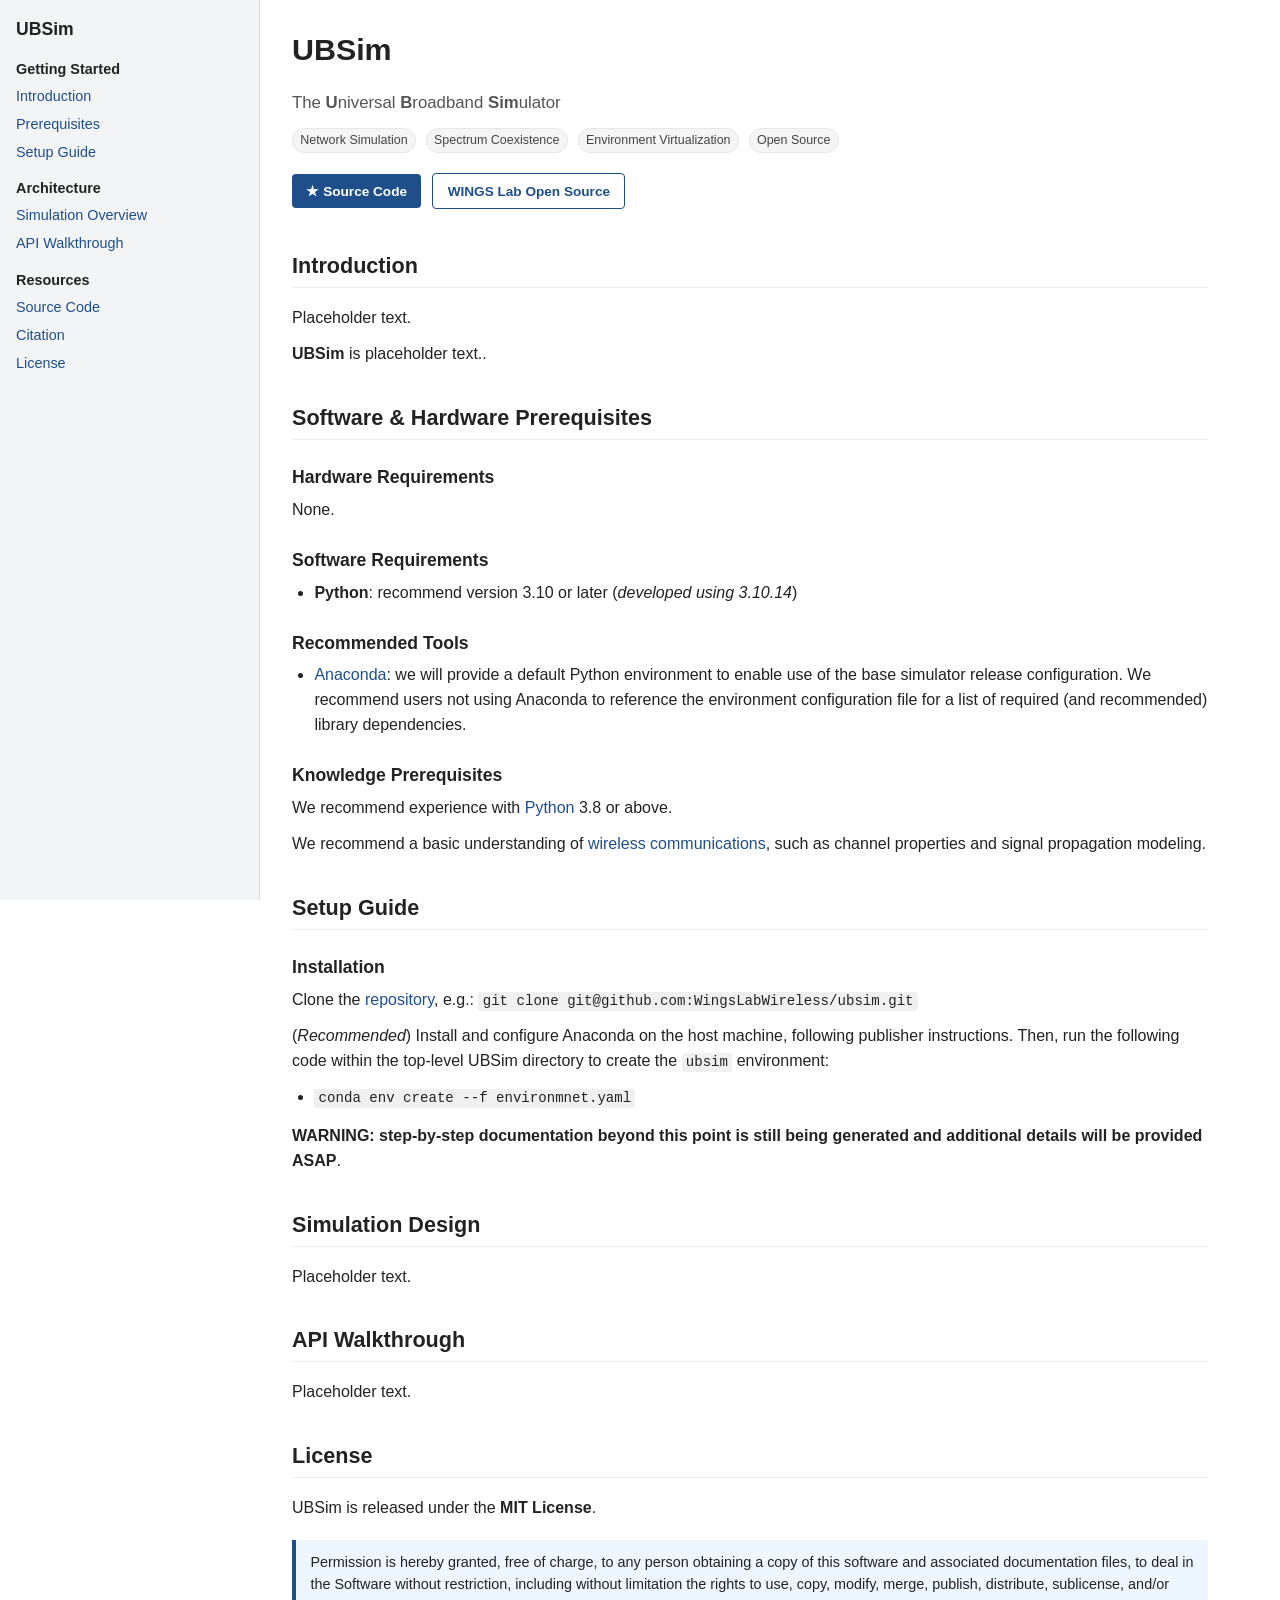
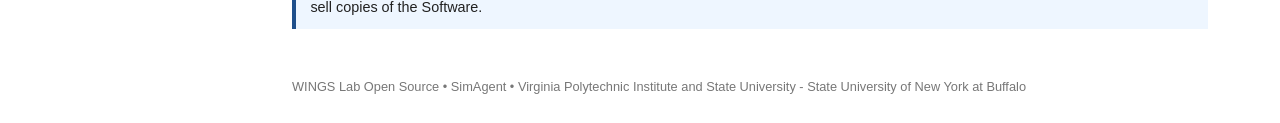
<file: ubsim.html>
<!DOCTYPE html>
<html lang="en">
<head>
  <meta charset="UTF-8" />
  <title>UBSim | WINGS Lab Open Source</title>
  <meta name="viewport" content="width=device-width, initial-scale=1.0" />
  <style>
    body { margin:0; font-family:Arial, Helvetica, sans-serif; line-height:1.55; color:#222; }
    .layout { display:flex; min-height:100vh; }
    nav {
      width:260px; background:#f3f4f6; border-right:1px solid #ddd;
      padding:1rem; box-sizing:border-box; position:sticky; top:0;
      height:100vh; overflow-y:auto;
    }
    nav h1 { font-size:1.1rem; margin:0 0 .6rem 0; }
    nav ul { list-style:none; padding:0; margin:0; font-size:.9rem; }
    nav li.section-title { font-weight:bold; margin:.9rem 0 .3rem; }
    nav li { margin-bottom:.35rem; }
    nav a { color:#1f4f8b; text-decoration:none; }
    nav a:hover { text-decoration:underline; }
    nav a.sub { padding-left:1rem; font-size:.85rem; color:#4a6fa5; }
    main { flex:1; padding:1.6rem 2rem; box-sizing:border-box; max-width:980px; }
    main h1 { font-size:1.9rem; margin-top:0; }
    main h2 {
      font-size:1.35rem; margin-top:2.1rem;
      border-bottom:1px solid #eee; padding-bottom:.3rem;
    }
    main h3 { font-size:1.1rem; margin-top:1.5rem; margin-bottom:.3rem; }
    main h4 { font-size:.95rem; margin-top:1.1rem; margin-bottom:.3rem; }
    p { margin:.45rem 0 .7rem; }
    ul, ol { margin:.4rem 0 .9rem; padding-left:1.4rem; }
    li { margin-bottom:.3rem; }
    a { color:#1f4f8b; text-decoration:none; }
    a:hover { text-decoration:underline; }
    .pill {
      display:inline-block; font-size:.78rem; padding:.12rem .45rem;
      border-radius:999px; background:#f5f5f5; border:1px solid #e6e6e6;
      color:#444; margin-right:.35rem; margin-bottom:.25rem;
    }
    .note {
      background:#eef6ff; border-left:4px solid #1f4f8b;
      padding:.7rem .9rem; margin:1.2rem 0; font-size:.9rem;
    }
    .warning {
      background:#fff8f0; border-left:4px solid #c4600c;
      padding:.7rem .9rem; margin:1.2rem 0; font-size:.9rem;
    }
    .success {
      background:#f0faf4; border-left:4px solid #1a7a3a;
      padding:.7rem .9rem; margin:1.2rem 0; font-size:.9rem;
    }
    code {
      font-family:Consolas, Monaco, 'Courier New', monospace;
      font-size:.88em; background:#f0f0f0; padding:.1em .3em;
      border-radius:3px;
    }
    pre {
      background:#1e1e1e; color:#d4d4d4; padding:1rem 1.2rem;
      border-radius:5px; overflow-x:auto; font-size:.85rem;
      line-height:1.55; margin:.7rem 0 1.1rem;
    }
    pre code { background:none; padding:0; color:inherit; font-size:inherit; }
    table {
      width:100%; border-collapse:collapse; margin:.7rem 0 1.1rem;
      font-size:.9rem;
    }
    th {
      background:#1f4f8b; color:#fff; font-weight:bold; text-align:left;
      padding:.45rem .7rem; font-size:.85rem;
    }
    td { padding:.4rem .7rem; border-bottom:1px solid #eee; }
    tr:hover { background:#fafafa; }
    .img-placeholder {
      background:#f0f0f0; border:2px dashed #ccc; border-radius:5px;
      padding:2rem 1.2rem; text-align:center; color:#888;
      font-size:.85rem; margin:.8rem 0 1rem; font-style:italic;
    }
    .btn {
      display:inline-block; padding:.4rem .9rem; background:#1f4f8b;
      color:#fff; border-radius:4px; font-size:.85rem; font-weight:bold;
      text-decoration:none; margin-right:.4rem; margin-bottom:.4rem;
    }
    .btn:hover { background:#163d6e; text-decoration:none; }
    .btn-outline {
      background:transparent; color:#1f4f8b; border:1.5px solid #1f4f8b;
    }
    .btn-outline:hover { background:#eef6ff; }
    .fig { margin:1rem 0 1.2rem; text-align:center; }
    .fig img { max-width:100%; height:auto; border:1px solid #e0e0e0; border-radius:4px; }
    .fig .caption { font-size:.82rem; color:#666; margin-top:.4rem; font-style:italic; }
    @media (max-width:900px) {
      .layout { flex-direction:column; }
      nav { width:100%; height:auto; position:static; }
      main { padding:1rem; }
    }
  </style>
</head>

<body>
<div class="layout">
  <nav>
    <h1>UBSim</h1>
    <ul>
      <li class="section-title">Getting Started</li>
      <li><a href="#introduction">Introduction</a></li>
      <li><a href="#prerequisites">Prerequisites</a></li>
      <li><a href="#setup">Setup Guide</a></li>

      <li class="section-title">Architecture</li>
      <li><a href="#simulation">Simulation Overview</a></li>
      <li><a href="#api">API Walkthrough</a></li>

      
      <!--
      <li class="section-title">Transceiver Chain</li>
      <li><a href="#tx-chain">Transmitter Chain</a></li>
      <li><a class="sub" href="#tx-data-gen">Data Generation</a></li>
      <li><a class="sub" href="#tx-packet-assembly">Packet Assembly</a></li>
      <li><a class="sub" href="#tx-symbol-mapping">Symbol Mapping</a></li>
      <li><a class="sub" href="#tx-pilot-insertion">Pilot Insertion</a></li>
      <li><a class="sub" href="#tx-spreading">Spreading</a></li>
      <li><a class="sub" href="#tx-pulse-shaping">Pulse Shaping &amp; RF</a></li>
      <li><a href="#rx-chain">Receiver Chain</a></li>
      <li><a class="sub" href="#rx-agc">Gain Control</a></li>
      <li><a class="sub" href="#rx-matched-filter">Matched Filtering</a></li>
      <li><a class="sub" href="#rx-cfo">CFO Estimation</a></li>
      <li><a class="sub" href="#rx-frame-detect">Frame Detection</a></li>
      <li><a class="sub" href="#rx-channel-eq">Channel Equalization</a></li>
      <li><a class="sub" href="#rx-despreading">Despreading</a></li>
      <li><a class="sub" href="#rx-demod">Demodulation</a></li>
      -->



      <li class="section-title">Resources</li>
      <!-- 
      <li><a href="#dataset">Dataset</a></li>
      -->
      <li><a href="#source-code">Source Code</a></li>
      <li><a href="#citation">Citation</a></li>
      <li><a href="#license">License</a></li>
    </ul>
  </nav>

  <main>
    <header>
      <h1>UBSim</h1>
      <p style="margin-top:-.2rem; color:#555; font-size:1.05rem;">The <b>U</b>niversal <b>B</b>roadband <b>Sim</b>ulator</p>
      <div>
        <span class="pill">Network Simulation</span>
        <span class="pill">Spectrum Coexistence</span>
        <span class="pill">Environment Virtualization</span>
        <!-- <span class="pill">Containerized Networking</span> -->
        <span class="pill">Open Source</span>
      </div>
      <div style="margin-top:1rem;">
        <a class="btn" href="https://github.com/WingsLabWireless/SimAgent" target="_blank">&#9733; Source Code</a>
        <a class="btn btn-outline" href="https://wingslabwireless.github.io/opensource">WINGS Lab Open Source</a>
        <!-- 
        <a class="btn btn-outline" href="https://github.com/WingsLabWireless/benchlink_v2/tree/main/benchlink_data" target="_blank">&#8615; Dataset</a>
        <a class="btn btn-outline" href="https://arxiv.org/abs/2512.20942" target="_blank">Paper (arXiv)</a> 
        --> 
      </div>
    </header>

    <section id="introduction"><h2>Introduction</h2>
      <p>
        Placeholder text.    
      </p>
      <p>
        <strong>UBSim</strong> is placeholder text..  
      </p>
      <!-- 
      <div class="fig"><img src="images/fig1_architecture.png" alt="BenchLink software-hardware partitioning and co-design architecture"><div class="caption">Software-hardware partitioning and co-design architecture of BenchLink. Components marked with * are custom designed.</div></div>
      <div class="fig"><img src="images/fig10_drone.png" alt="Heavy-duty drone with BenchLink module"><div class="caption">Heavy-duty drone with integrated BenchLink module for air-to-air communication experiments.</div></div>
      -->
</section>

<section id="prerequisites"><h2>Software &amp; Hardware Prerequisites</h2>
<h3>Hardware Requirements</h3>
  <p>
    None. 
  </p>


<!--
  <table><thead><tr><th>Component</th><th>Specification</th><th>Notes</th></tr></thead>
    <tbody><tr><td>MPSoC Platform</td><td>Xilinx Zynq UltraScale+ ZCU102 Evaluation Kit</td><td>Quad-core ARM Cortex-A53 (PS) + FPGA fabric (PL)</td></tr>
      <tr><td>RF Front-End</td><td>Analog Devices AD-FMCOMMS3-EBZ</td><td>AD9361 transceiver; 70 MHz – 6.0 GHz; up to 56 MHz BW; FMC HPC</td></tr>
      <tr><td>Onboard Computer (Field Only)</td><td>Intel NUC or equivalent mini-PC</td><td>Used only for outdoor/field deployments due to compact form factor. 
        For indoor/lab testing, any standard PC or laptop connected via Ethernet can be used instead.</td></tr>
      <tr><td>Antennas</td><td>Omnidirectional monopole antennas</td><td>One TX, one RX per node; 2.4 GHz band compatible</td></tr>
      <tr><td>Attenuator (Indoor)</td><td>12 dB Mini-Circuits fixed RF attenuator</td><td>For wired-channel indoor testing to avoid receiver saturation</td></tr>
      <tr><td>Cables</td><td>RG316 SMA coaxial cable</td><td>For wired-channel experiments; SMA connectors</td></tr>
      <tr><td>Power Supply (Field)</td><td>Bluetti Solar Generator AC180 (or similar)</td><td>High-capacity portable power station for outdoor deployments</td></tr>
      <tr><td>Webcam</td><td>USB webcam</td><td>Connected to the host computer for live video data generation</td></tr>
    </tbody>
  </table>
-->

<!--
<div class="note">
  <strong>For Aerial Experiments:</strong> Each BenchLink module weighs approximately 15 lbs. 
  Heavy-duty drones capable of carrying payloads up to 50 lbs and generating ~120 lbs of thrust are used. 
  Operating drones with takeoff weight exceeding 55 lbs requires special FAA registration and a designated outdoor test site.
</div>
-->
  
<h3>Software Requirements</h3>
<ul>
  <li>
    <strong>Python</strong>: recommend version 3.10 or later (<i>developed using 3.10.14</i>)
  </li>
</ul>
<!-- NOTE: for numbered list, use <ol> <li> </li> </ol> -->

<h3>Recommended Tools</h3>
<ul>
  <li>
    <a target="_blank" rel="noopener noreferrer" href="https://www.anaconda.com/docs/main">Anaconda</a>: we will provide a default Python environment to enable use of the base simulator release
    configuration. We recommend users not using Anaconda to reference the environment configuration file for a list of required (and recommended) library dependencies. 
  </li>
</ul>

<h3>Knowledge Prerequisites</h3>
  <p>
    We recommend experience with <a target="_blank" rel="noopener noreferrer" href="https://www.python.org/about/gettingstarted/">Python</a> 3.8 or above. 
  </p>
  <p>
    We recommend a basic understanding of <a target="_blank" rel="noopener noreferrer" href="https://web.stanford.edu/class/ee359/doc/WirelessComm_Chp1-16_March32020.pdf">wireless communications</a>,
    such as channel properties and signal propagation modeling. 
  </p>
</section>




<section id="setup"><h2>Setup Guide</h2>
<h3>Installation</h3>
  <p>
    Clone the <a target="_blank" rel="noopener noreferrer" href="https://github.com/WingsLabWireless/ubsim">repository</a>, e.g.: <code>git clone git@github.com:WingsLabWireless/ubsim.git</code>
  </p>

  <p>
    (<i>Recommended</i>) Install and configure Anaconda on the host machine, following publisher instructions. Then, run the following code within the top-level UBSim directory to create the <code>ubsim</code> environment:  
    <ul>
      <li>
        <code>conda env create --f environmnet.yaml</code>
      </li>
    </ul>
  </p> 

  <p>
    <strong>WARNING: step-by-step documentation beyond this point is still being generated and additional details will be provided ASAP</strong>. 
  </p>
 
</section>





<section id="simulation"><h2>Simulation Design</h2>
<p>
  Placeholder text.
</p>
  
</section>




    
<section id="api"><h2>API Walkthrough</h2>
<p>
  Placeholder text.
</p>
 
</section>



<!--
<section id="citation"><h2>Citation</h2><p>If you use BenchLink in your research, please cite the following paper (<a href="https://arxiv.org/abs/2512.20942">arXiv</a>):</p><pre><code>@inproceedings{benchlink2026,
  title     = {{BenchLink}: An {SoC}-Based Benchmark for Resilient
               Communication Links in {GPS}-Denied Environments},
  author    = {Santhi Nivas, Sidharth and Pattanshetty Vasanth Kumar,
               Prem Sagar and Zhang, Zhaoxi and Zhao, Chenzhi and
               McManus, Maxwell and Mastronarde, Nicholas and
               Bentley, Elizabeth Serena and Sklivanitis, George
               and Pados, Dimitris A. and Guan, Zhangyu},
  booktitle = {Proc. IEEE INFOCOM},
  year      = {2026}
}</code></pre>
</section>
-->

<section id="license"><h2>License</h2><p>UBSim is released under the <strong>MIT License</strong>.</p><div class="note">Permission is hereby granted, free of charge, to any person obtaining a copy of this software and 
  associated documentation files, to deal in the Software without restriction, including without limitation the rights to use, copy, modify, merge, publish, distribute, sublicense, and/or sell copies of the Software.</div></section>

<footer style="margin-top:3rem; font-size:.8rem; color:#777;">
  WINGS Lab Open Source &bull; SimAgent &bull; Virginia Polytechnic Institute and State University - State University of New York at Buffalo 
  <!-- 
  <br> Supported by NSF (SWIFT-2229563, CNS-2450418) and AFRL (FA8750-21-F-1012, FA8750-20-C1021, FA8750-25-1-1000)
  -->
</footer>
</main>
</div>
</body>
</html>
</file>
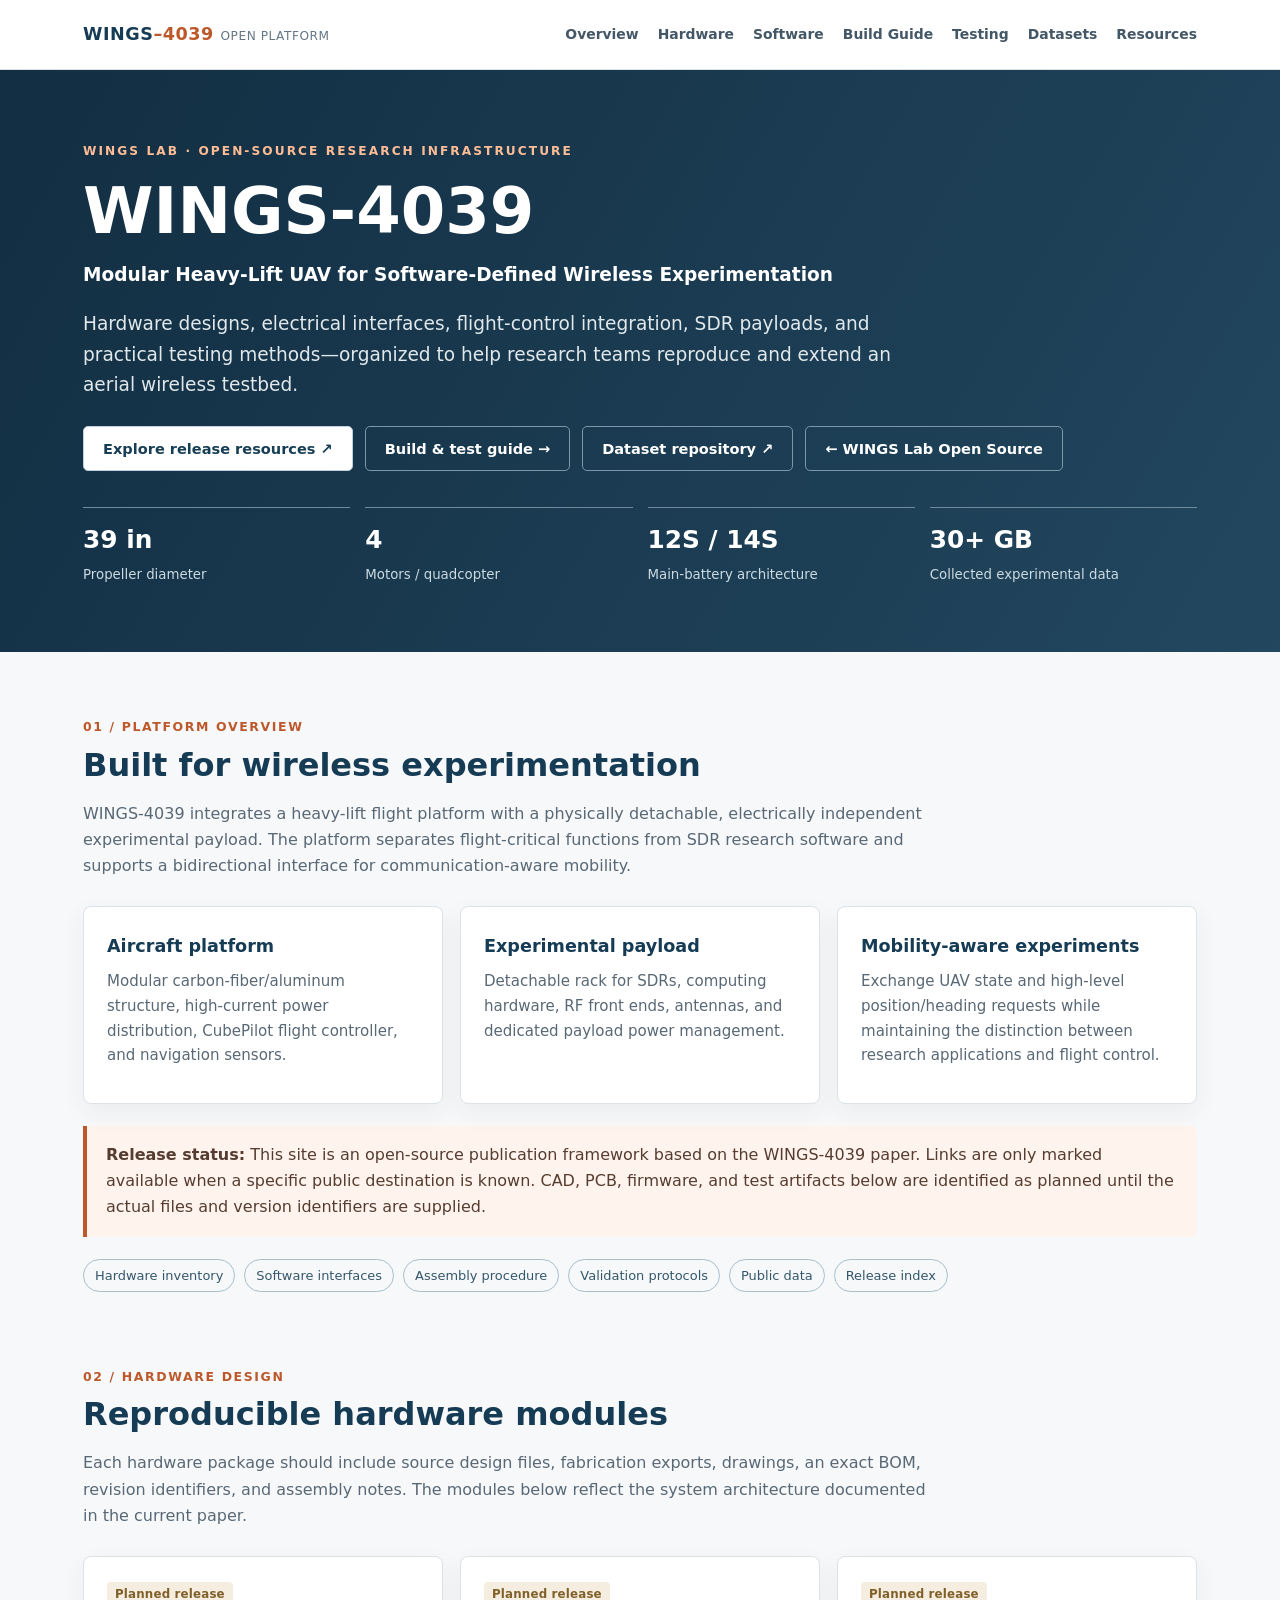
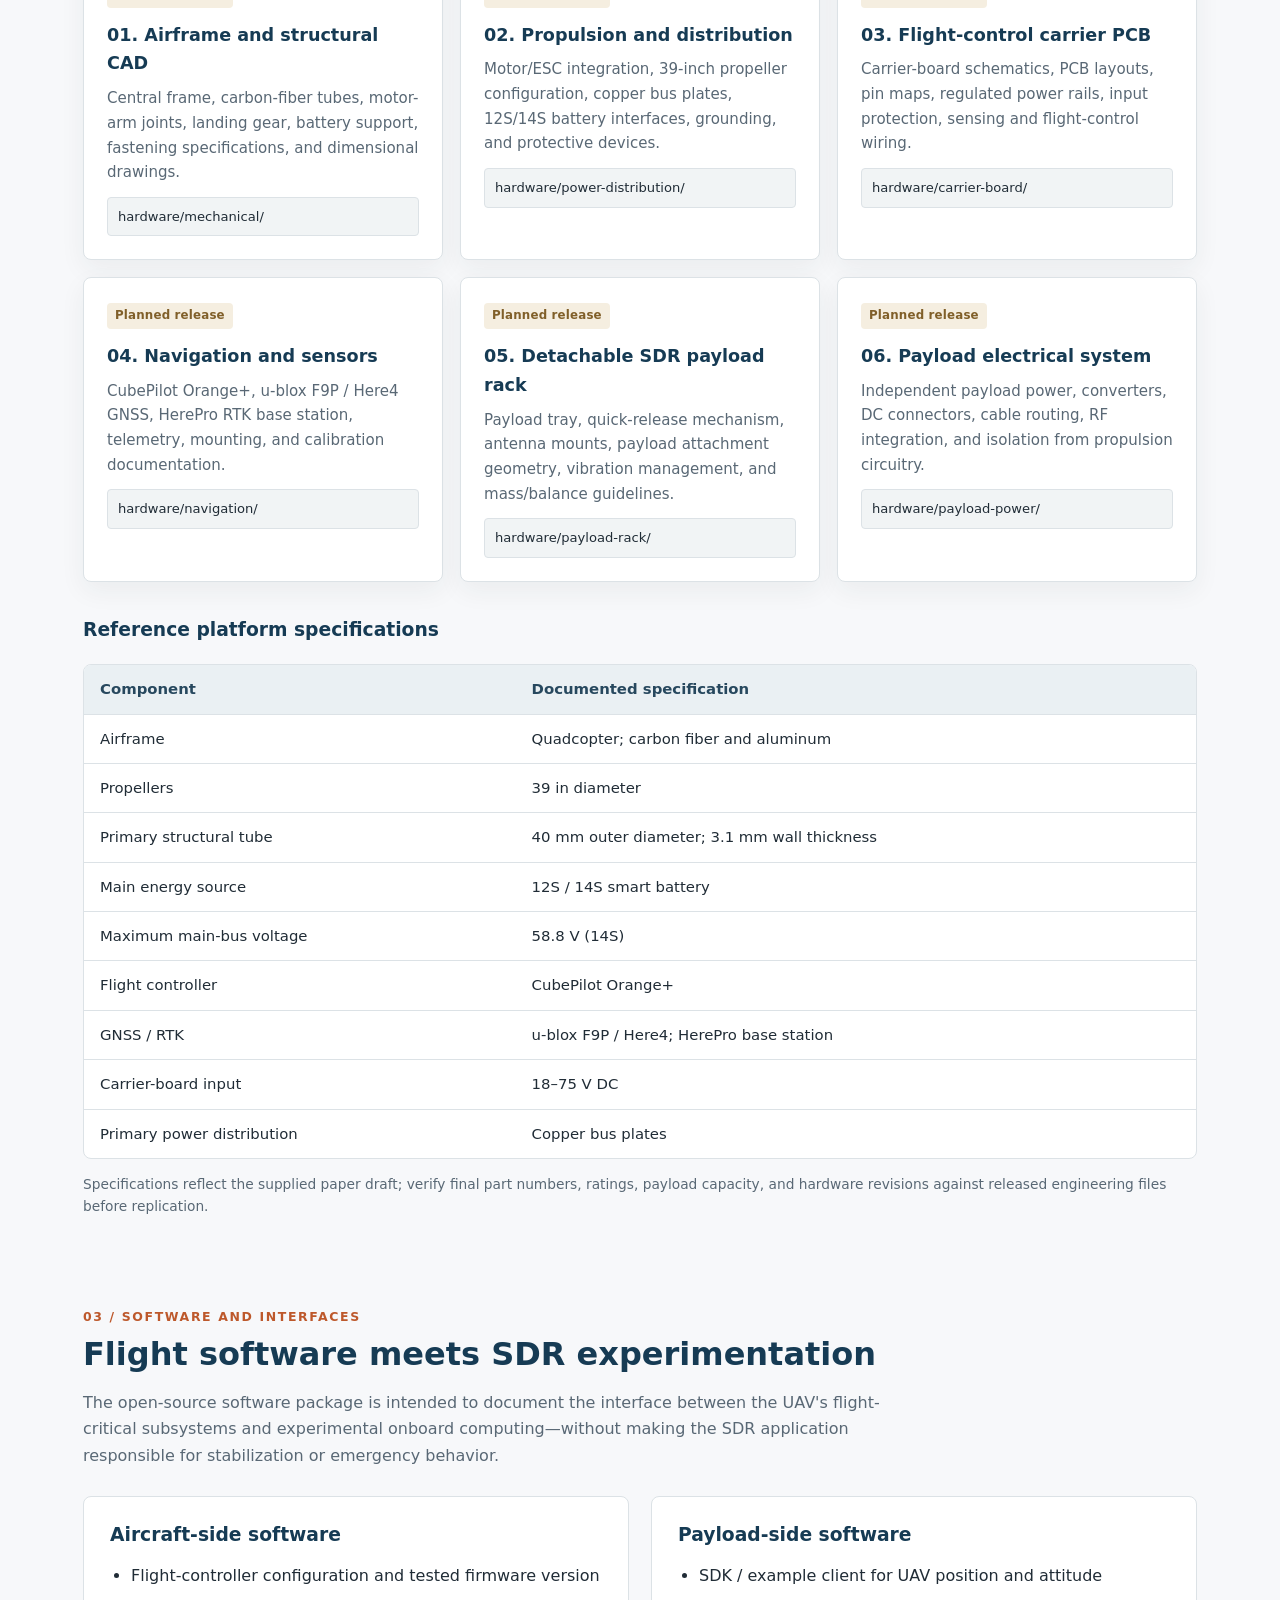
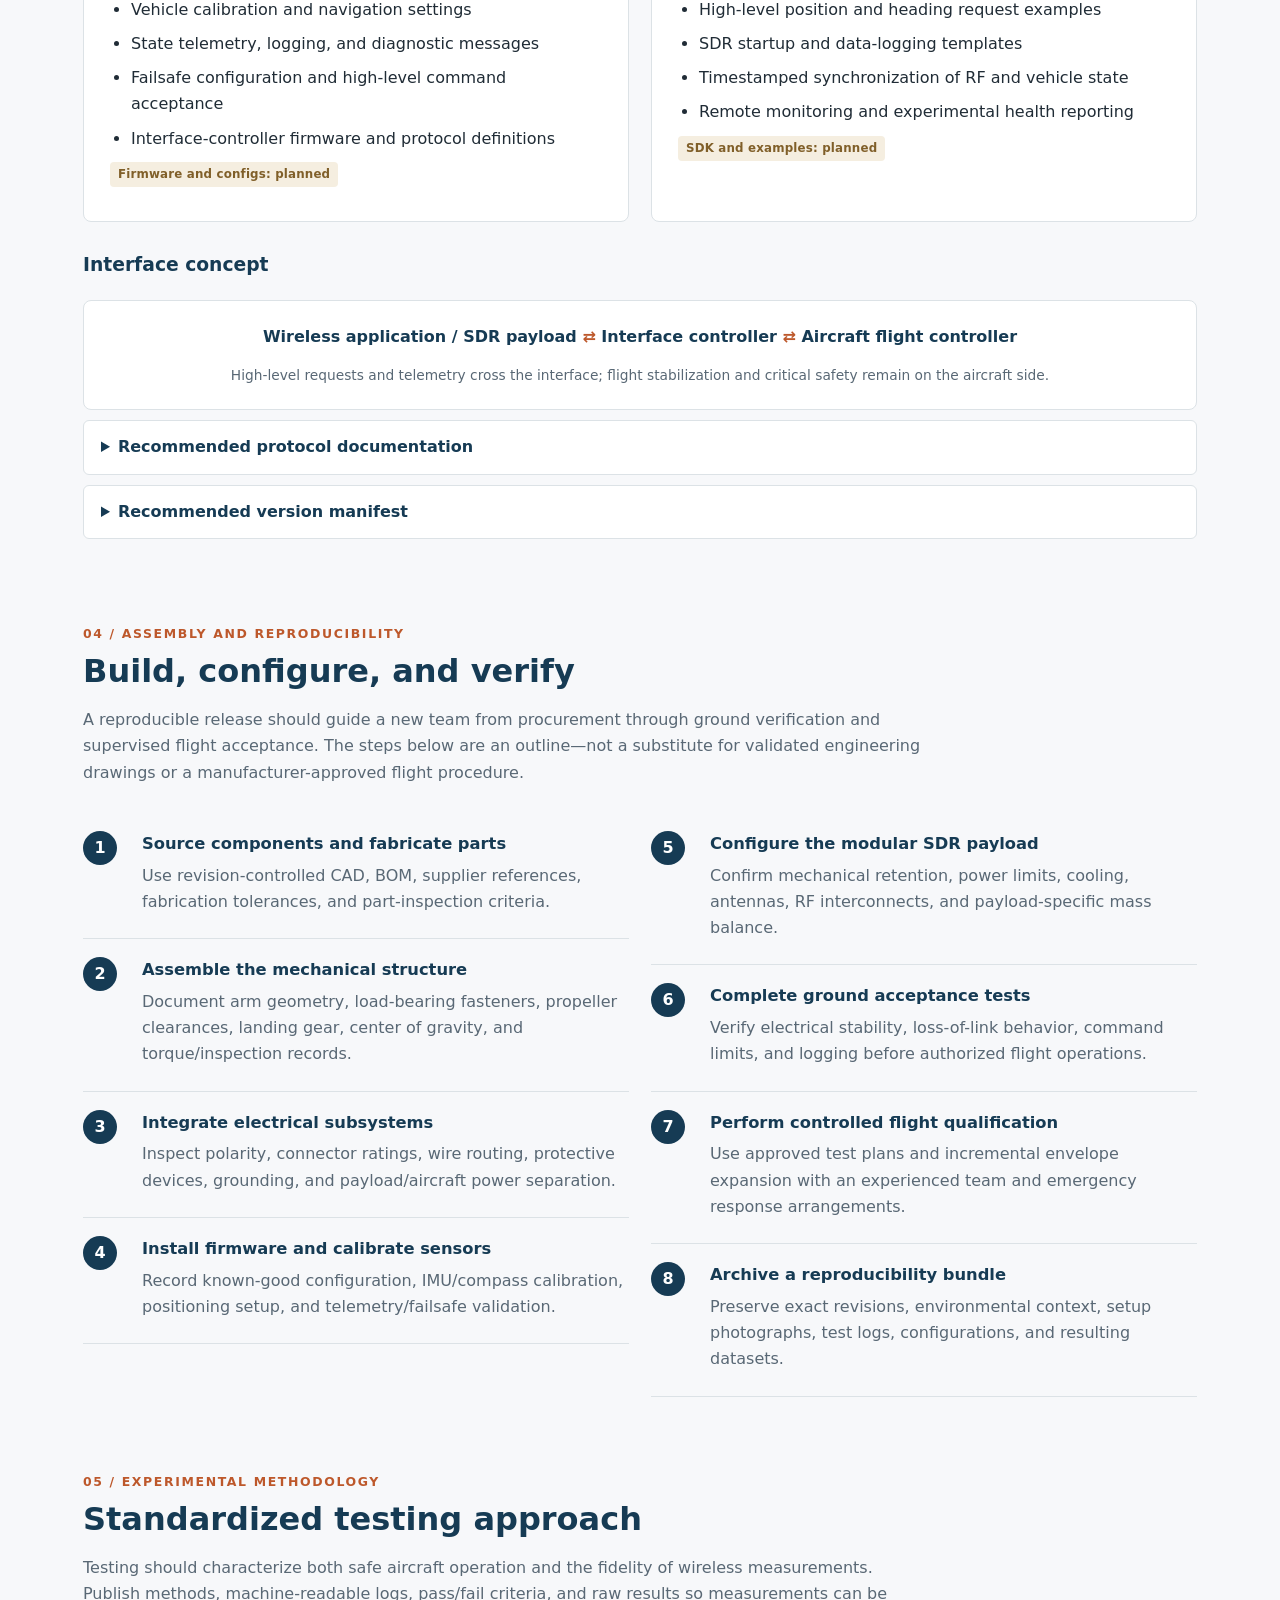
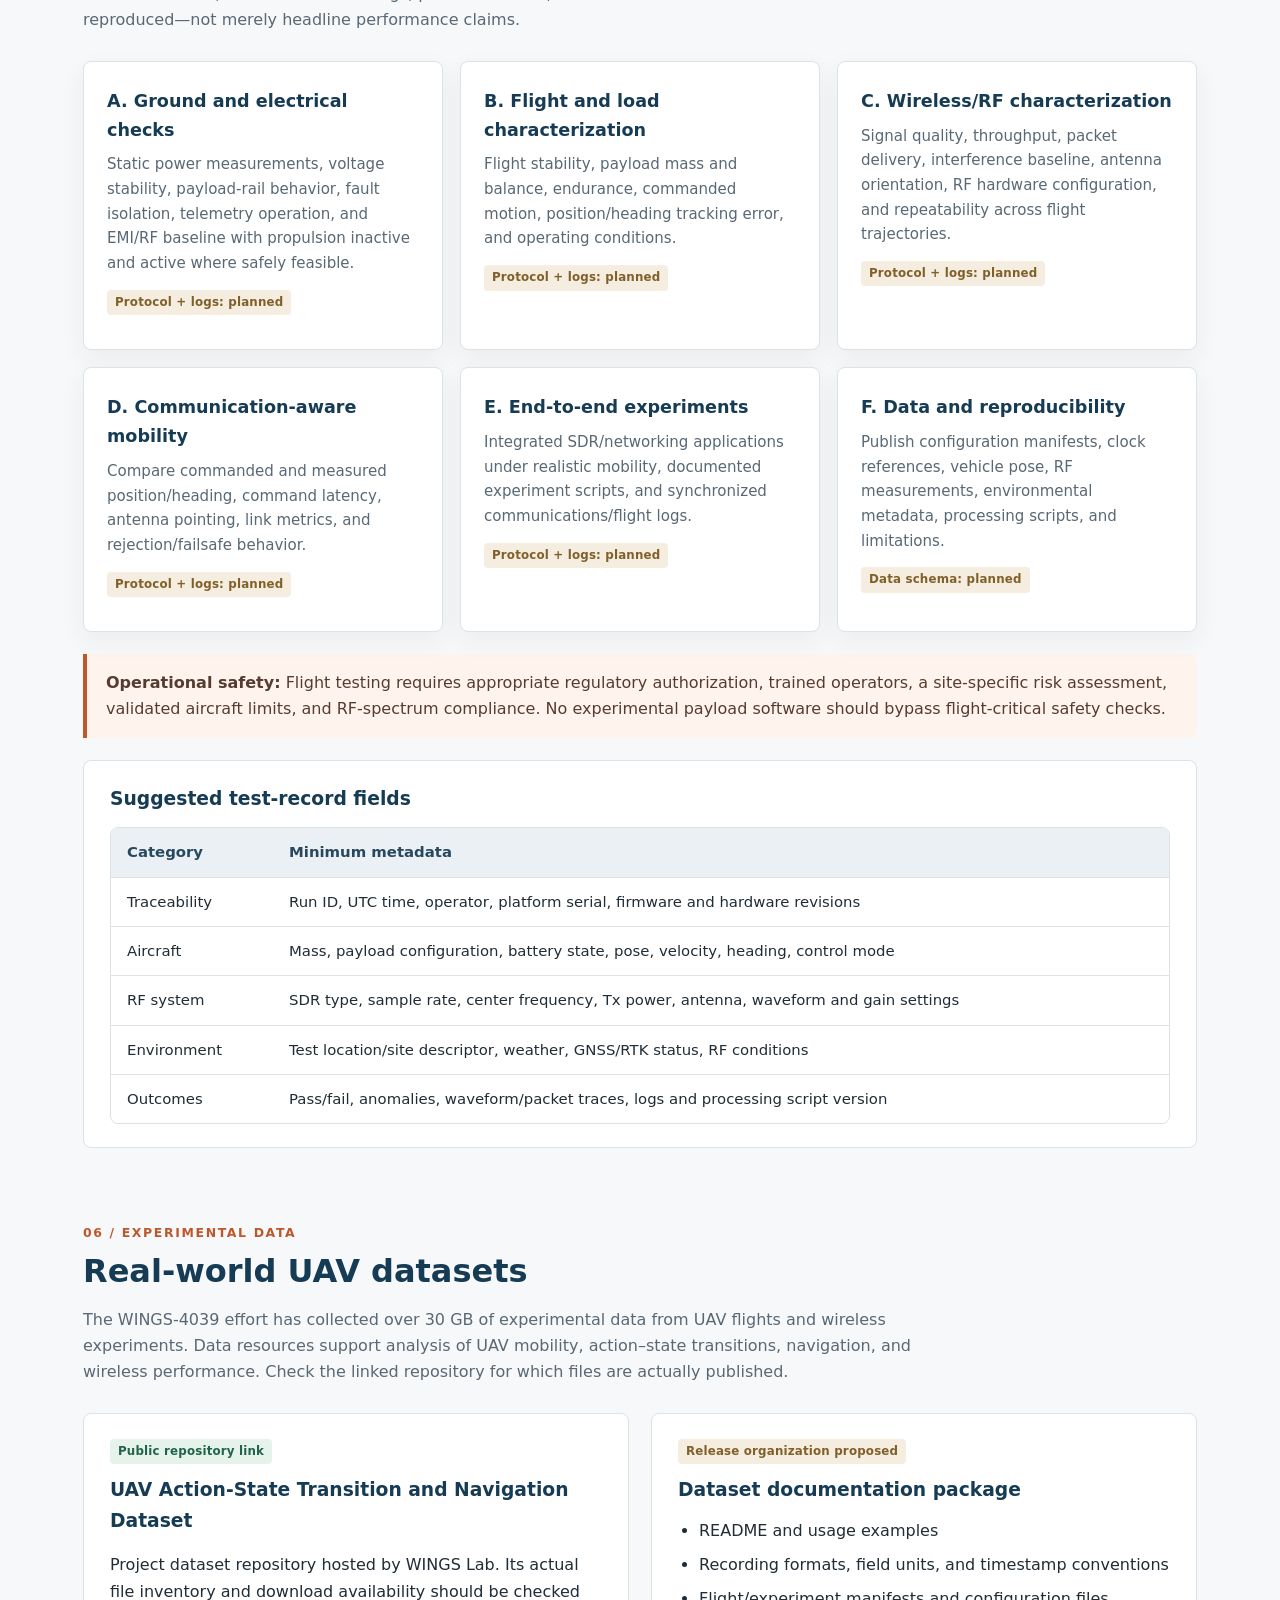
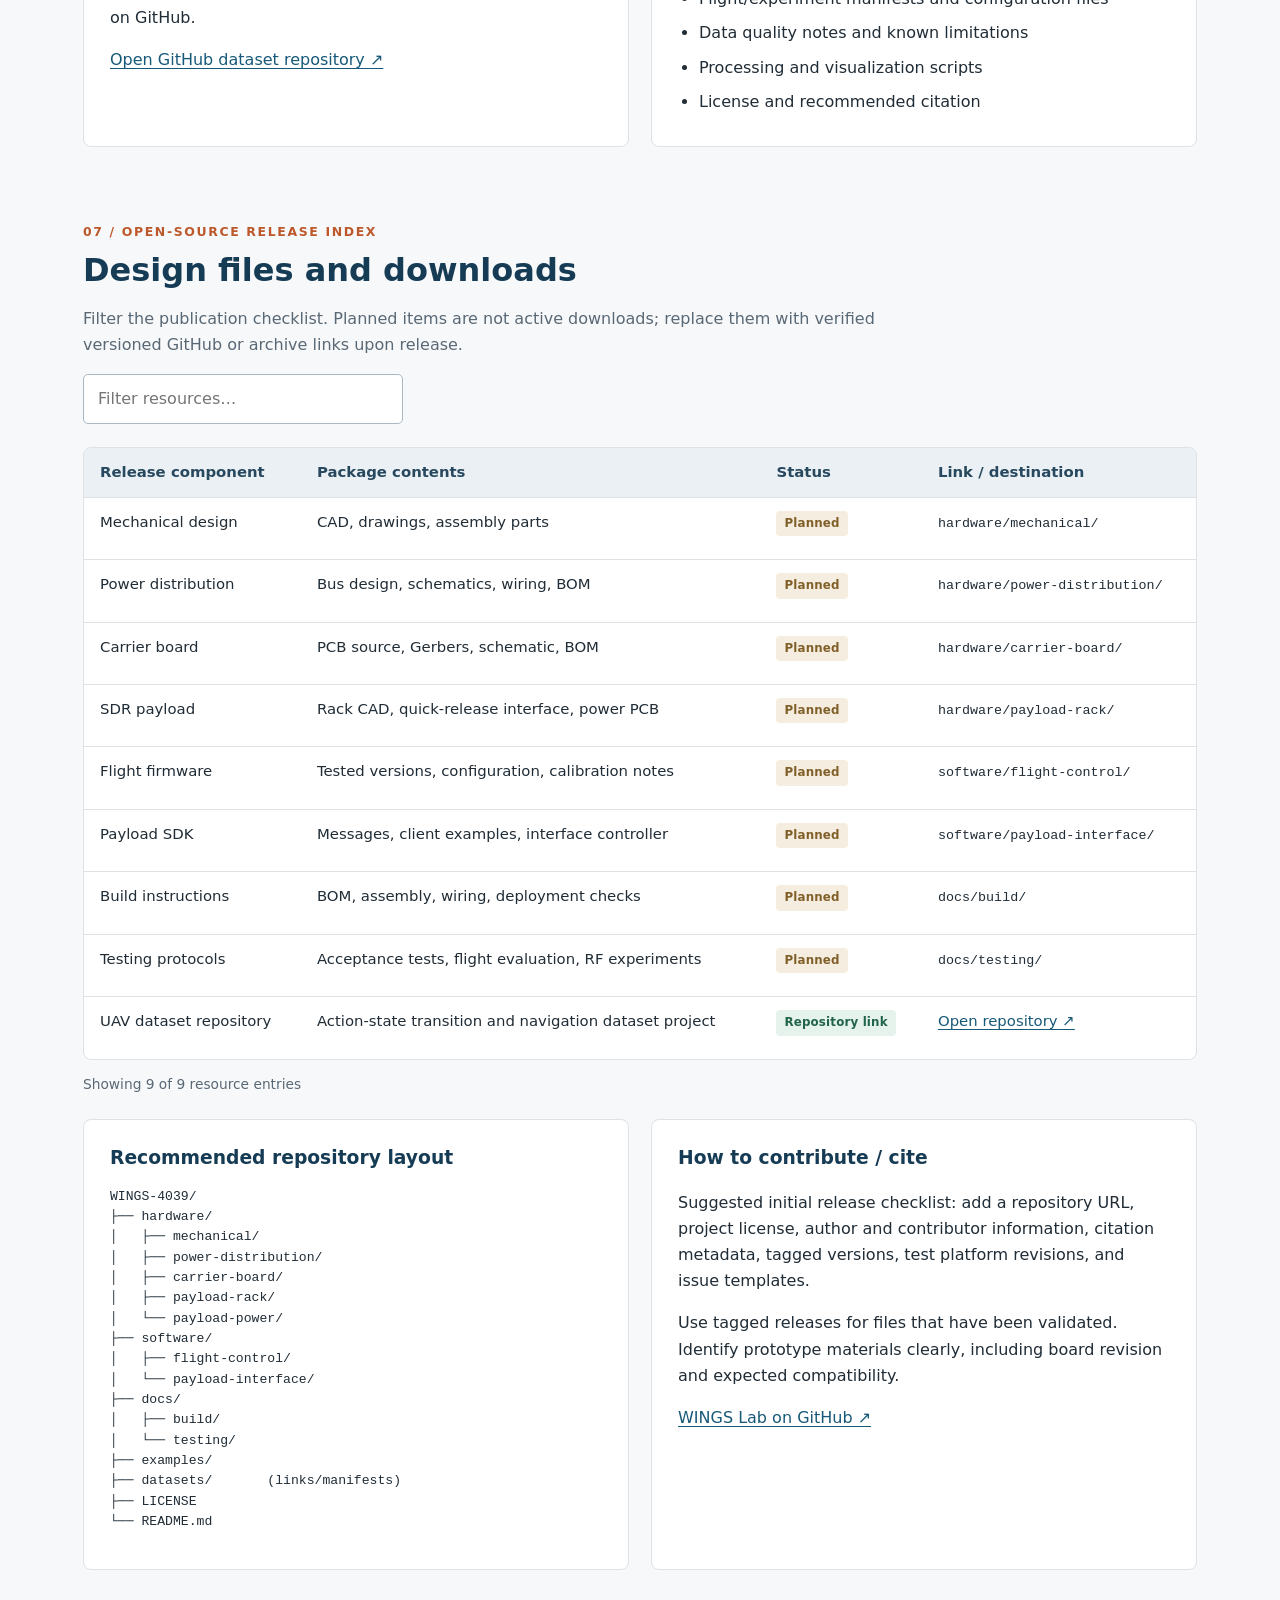
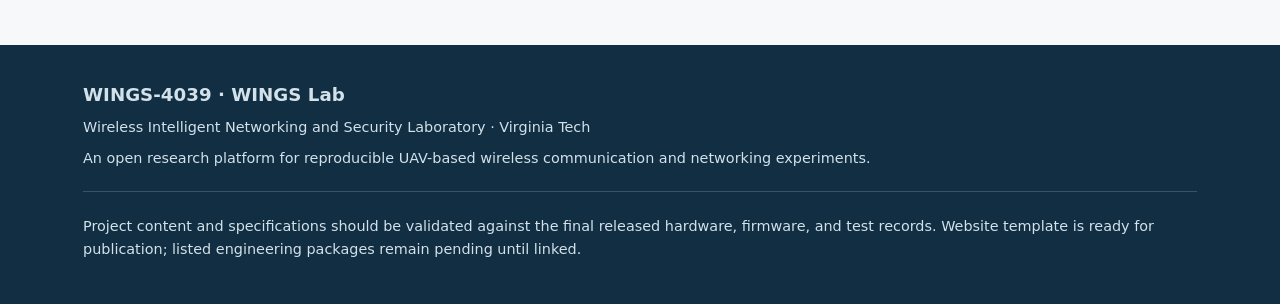
<file: wings-4039.html>
<!DOCTYPE html>
<html lang="en">
<head>
<meta charset="utf-8"><meta name="viewport" content="width=device-width,initial-scale=1">
<meta name="description" content="WINGS-4039 open-source heavy-lift UAV platform: hardware, software, assembly and reproducible field testing for wireless experimentation.">
<title>WINGS-4039 | Open-Source UAV Research Platform</title>
<style>
:root{--bg:#f7f8fa;--panel:#fff;--ink:#202c36;--muted:#596875;--line:#dce2e6;--navy:#163b54;--accent:#bd582b;--light:#eaf0f3;--ok:#216449;--soon:#805f29;--shadow:0 9px 26px rgba(26,43,58,.06)}
*{box-sizing:border-box}html{scroll-behavior:smooth;scroll-padding-top:85px}body{margin:0;background:var(--bg);color:var(--ink);font:16px/1.64 system-ui,-apple-system,Segoe UI,Roboto,Arial,sans-serif}a{color:#175978;text-underline-offset:3px}a:hover{color:var(--accent)}.wrap{max-width:1170px;margin:auto;padding:0 28px}.top{background:white;border-bottom:1px solid var(--line);position:sticky;top:0;z-index:20}.topinner{display:flex;align-items:center;justify-content:space-between;min-height:69px;gap:20px}.brand{color:var(--navy);font-weight:800;letter-spacing:.03em;text-decoration:none;font-size:1.1rem}.brand b{color:var(--accent)}.top nav{display:flex;gap:19px;flex-wrap:wrap}.top nav a{text-decoration:none;font-size:.87rem;font-weight:650;color:#435766}.top nav a:hover{color:var(--accent)}.top nav a.back-link{background:var(--navy);color:#fff;padding:8px 12px;border-radius:5px;white-space:nowrap}.top nav a.back-link:hover{background:var(--accent);color:#fff}.hero{background:linear-gradient(120deg,#122e42,#22475f);color:white;padding:72px 0 65px}.eyebrow{text-transform:uppercase;letter-spacing:.17em;font-size:.76rem;font-weight:800;color:#ffbd96}.hero h1{font-size:clamp(2.6rem,5vw,4.3rem);line-height:1.13;margin:13px 0}.hero p{max-width:830px;font-size:1.16rem;color:#e0e8eb}.buttons{display:flex;flex-wrap:wrap;gap:12px;margin-top:25px}.btn{display:inline-block;padding:10px 19px;border-radius:5px;text-decoration:none;font-size:.91rem;font-weight:700;border:1px solid #bdd0db;background:#fff;color:#173e55}.btn.secondary{background:transparent;color:#fff;border-color:#7998a9}.btn:hover{opacity:.86}.stats{display:grid;grid-template-columns:repeat(4,1fr);gap:15px;margin-top:36px}.stat{border-top:1px solid #6e8b9d;padding-top:12px}.stat strong{display:block;font-size:1.55rem;color:#fff}.stat small{color:#ccdae2}.section{padding:65px 0 10px}.section h2{font-size:2rem;color:var(--navy);line-height:1.25;margin:0 0 12px}.sectionintro{max-width:850px;color:var(--muted);margin-bottom:27px}.kicker{font-size:.78rem;text-transform:uppercase;letter-spacing:.13em;font-weight:800;color:var(--accent);margin:0 0 7px}.cards{display:grid;grid-template-columns:repeat(3,minmax(0,1fr));gap:17px}.card{background:var(--panel);border:1px solid var(--line);border-radius:8px;padding:23px;box-shadow:var(--shadow)}.card h3{font-size:1.1rem;color:var(--navy);margin:2px 0 8px}.card p{color:var(--muted);margin:0 0 12px;font-size:.94rem}.card .code{font-size:.82rem;background:#f1f4f5;border:1px solid var(--line);border-radius:4px;display:block;padding:8px 10px;overflow-wrap:anywhere}.tag{display:inline-block;border-radius:4px;font-size:.74rem;letter-spacing:.015em;padding:3px 8px;font-weight:750;margin-bottom:11px}.tag.planned{background:#f5eee0;color:var(--soon)}.tag.link{background:#e5f3ec;color:var(--ok)}.tag.ref{background:#e8eff5;color:#356079}.two{display:grid;grid-template-columns:1fr 1fr;gap:22px}.panel{background:#fff;border:1px solid var(--line);border-radius:8px;padding:23px 26px}.panel h3{margin:0 0 12px;color:var(--navy)}.panel ul,.panel ol{padding-left:21px;margin:8px 0}.panel li{margin:8px 0}.tablebox{overflow-x:auto;background:white;border:1px solid var(--line);border-radius:8px}table{border-collapse:collapse;width:100%;font-size:.93rem}th,td{text-align:left;padding:12px 16px;border-bottom:1px solid var(--line);vertical-align:top}th{background:#eaf0f3;color:#27485e}tr:last-child td{border-bottom:0}.note{border-left:4px solid var(--accent);padding:16px 19px;background:#fff4ed;color:#563c30;margin:22px 0;border-radius:0 6px 6px 0}.step{display:grid;grid-template-columns:45px 1fr;gap:14px;padding:18px 0;border-bottom:1px solid var(--line)}.stepnum{width:34px;height:34px;background:var(--navy);color:white;border-radius:50%;display:grid;place-items:center;font-weight:800}.step h3{margin:0;color:var(--navy);font-size:1.02rem}.step p{margin:5px 0;color:var(--muted)}.foot{background:#122e42;color:#d2e1ea;padding:35px 0;margin-top:65px}.foot a{color:#c7e6f7}.foot p{margin:7px 0;font-size:.9rem}.bar{display:flex;justify-content:space-between;align-items:center;gap:16px;flex-wrap:wrap}.search{border:1px solid #a9b8c2;padding:11px 14px;border-radius:5px;min-width:min(320px,100%);font:inherit}.hidden{display:none!important}.toc{display:flex;gap:9px;flex-wrap:wrap;margin-top:20px}.toc a{font-size:.81rem;text-decoration:none;color:#34576b;border:1px solid #a8becb;border-radius:30px;padding:5px 11px}.small{font-size:.86rem;color:var(--muted)}code{font-size:.9em}details{background:#fff;border:1px solid var(--line);margin:10px 0;border-radius:6px;padding:13px 17px}summary{cursor:pointer;font-weight:700;color:var(--navy)}details p{margin-bottom:3px}.footerline{border-top:1px solid #35546b;margin-top:20px;padding-top:16px}
@media(max-width:800px){.cards{grid-template-columns:repeat(2,1fr)}.stats{grid-template-columns:repeat(2,1fr)}.topinner{align-items:flex-start;flex-direction:column;padding-top:13px;padding-bottom:13px}.top nav{gap:12px}.two{grid-template-columns:1fr}.hero{padding:48px 0}}@media(max-width:560px){.cards{grid-template-columns:1fr}.wrap{padding:0 18px}.stats{gap:18px}.section{padding-top:48px}.hero h1{font-size:2.5rem}.top nav a{font-size:.78rem}}
@media print{.top,.buttons,.search,.toc{display:none!important}.hero{color:#000;background:#fff;padding:20px 0}.hero p,.stat small,.stat strong{color:#000}.section{padding:20px 0}.card,.panel{break-inside:avoid}.foot{background:white;color:black}}
</style>
</head>
<body>
<header class="top"><div class="wrap topinner"><a class="brand" href="#home">WINGS<b>–4039</b> <span style="font-weight:450;font-size:.76rem;color:#657786">OPEN PLATFORM</span></a><nav aria-label="Main navigation"><a href="#overview">Overview</a><a href="#hardware">Hardware</a><a href="#software">Software</a><a href="#build">Build Guide</a><a href="#testing">Testing</a><a href="#datasets">Datasets</a><a href="#downloads">Resources</a></nav></div></header>
<main>
<section class="hero" id="home"><div class="wrap"><div class="eyebrow">WINGS Lab · Open-source research infrastructure</div><h1>WINGS-4039</h1><p style="font-weight:650;color:white;margin:0">Modular Heavy-Lift UAV for Software-Defined Wireless Experimentation</p><p>Hardware designs, electrical interfaces, flight-control integration, SDR payloads, and practical testing methods—organized to help research teams reproduce and extend an aerial wireless testbed.</p><div class="buttons"><a class="btn" href="#downloads">Explore release resources ↗</a><a class="btn secondary" href="#build">Build &amp; test guide →</a><a class="btn secondary" href="https://github.com/WingsLabWireless/UAV-Action-State-Transition-and-Navigation-Dataset" target="_blank" rel="noopener">Dataset repository ↗</a><a class="btn secondary" href="https://wingslabwireless.github.io/opensource.html">← WINGS Lab Open Source</a></div><div class="stats"><div class="stat"><strong>39 in</strong><small>Propeller diameter</small></div><div class="stat"><strong>4</strong><small>Motors / quadcopter</small></div><div class="stat"><strong>12S / 14S</strong><small>Main-battery architecture</small></div><div class="stat"><strong>30+ GB</strong><small>Collected experimental data</small></div></div></div></section>
<section class="section" id="overview"><div class="wrap"><div class="kicker">01 / Platform overview</div><h2>Built for wireless experimentation</h2><p class="sectionintro">WINGS-4039 integrates a heavy-lift flight platform with a physically detachable, electrically independent experimental payload. The platform separates flight-critical functions from SDR research software and supports a bidirectional interface for communication-aware mobility.</p><div class="cards"><article class="card"><h3>Aircraft platform</h3><p>Modular carbon-fiber/aluminum structure, high-current power distribution, CubePilot flight controller, and navigation sensors.</p></article><article class="card"><h3>Experimental payload</h3><p>Detachable rack for SDRs, computing hardware, RF front ends, antennas, and dedicated payload power management.</p></article><article class="card"><h3>Mobility-aware experiments</h3><p>Exchange UAV state and high-level position/heading requests while maintaining the distinction between research applications and flight control.</p></article></div><div class="note"><b>Release status:</b> This site is an open-source publication framework based on the WINGS-4039 paper. Links are only marked available when a specific public destination is known. CAD, PCB, firmware, and test artifacts below are identified as planned until the actual files and version identifiers are supplied.</div><div class="toc"><a href="#hardware">Hardware inventory</a><a href="#software">Software interfaces</a><a href="#build">Assembly procedure</a><a href="#testing">Validation protocols</a><a href="#datasets">Public data</a><a href="#downloads">Release index</a></div></div></section>
<section class="section" id="hardware"><div class="wrap"><div class="kicker">02 / Hardware design</div><h2>Reproducible hardware modules</h2><p class="sectionintro">Each hardware package should include source design files, fabrication exports, drawings, an exact BOM, revision identifiers, and assembly notes. The modules below reflect the system architecture documented in the current paper.</p><div class="cards"><article class="card"><span class="tag planned">Planned release</span><h3>01. Airframe and structural CAD</h3><p>Central frame, carbon-fiber tubes, motor-arm joints, landing gear, battery support, fastening specifications, and dimensional drawings.</p><span class="code">hardware/mechanical/</span></article><article class="card"><span class="tag planned">Planned release</span><h3>02. Propulsion and distribution</h3><p>Motor/ESC integration, 39-inch propeller configuration, copper bus plates, 12S/14S battery interfaces, grounding, and protective devices.</p><span class="code">hardware/power-distribution/</span></article><article class="card"><span class="tag planned">Planned release</span><h3>03. Flight-control carrier PCB</h3><p>Carrier-board schematics, PCB layouts, pin maps, regulated power rails, input protection, sensing and flight-control wiring.</p><span class="code">hardware/carrier-board/</span></article><article class="card"><span class="tag planned">Planned release</span><h3>04. Navigation and sensors</h3><p>CubePilot Orange+, u-blox F9P / Here4 GNSS, HerePro RTK base station, telemetry, mounting, and calibration documentation.</p><span class="code">hardware/navigation/</span></article><article class="card"><span class="tag planned">Planned release</span><h3>05. Detachable SDR payload rack</h3><p>Payload tray, quick-release mechanism, antenna mounts, payload attachment geometry, vibration management, and mass/balance guidelines.</p><span class="code">hardware/payload-rack/</span></article><article class="card"><span class="tag planned">Planned release</span><h3>06. Payload electrical system</h3><p>Independent payload power, converters, DC connectors, cable routing, RF integration, and isolation from propulsion circuitry.</p><span class="code">hardware/payload-power/</span></article></div><h3 style="margin-top:33px;color:var(--navy)">Reference platform specifications</h3><div class="tablebox"><table><thead><tr><th>Component</th><th>Documented specification</th></tr></thead><tbody><tr><td>Airframe</td><td>Quadcopter; carbon fiber and aluminum</td></tr><tr><td>Propellers</td><td>39 in diameter</td></tr><tr><td>Primary structural tube</td><td>40 mm outer diameter; 3.1 mm wall thickness</td></tr><tr><td>Main energy source</td><td>12S / 14S smart battery</td></tr><tr><td>Maximum main-bus voltage</td><td>58.8 V (14S)</td></tr><tr><td>Flight controller</td><td>CubePilot Orange+</td></tr><tr><td>GNSS / RTK</td><td>u-blox F9P / Here4; HerePro base station</td></tr><tr><td>Carrier-board input</td><td>18–75 V DC</td></tr><tr><td>Primary power distribution</td><td>Copper bus plates</td></tr></tbody></table></div><p class="small">Specifications reflect the supplied paper draft; verify final part numbers, ratings, payload capacity, and hardware revisions against released engineering files before replication.</p></div></section>
<section class="section" id="software"><div class="wrap"><div class="kicker">03 / Software and interfaces</div><h2>Flight software meets SDR experimentation</h2><p class="sectionintro">The open-source software package is intended to document the interface between the UAV's flight-critical subsystems and experimental onboard computing—without making the SDR application responsible for stabilization or emergency behavior.</p><div class="two"><div class="panel"><h3>Aircraft-side software</h3><ul><li>Flight-controller configuration and tested firmware version</li><li>Vehicle calibration and navigation settings</li><li>State telemetry, logging, and diagnostic messages</li><li>Failsafe configuration and high-level command acceptance</li><li>Interface-controller firmware and protocol definitions</li></ul><span class="tag planned">Firmware and configs: planned</span></div><div class="panel"><h3>Payload-side software</h3><ul><li>SDK / example client for UAV position and attitude</li><li>High-level position and heading request examples</li><li>SDR startup and data-logging templates</li><li>Timestamped synchronization of RF and vehicle state</li><li>Remote monitoring and experimental health reporting</li></ul><span class="tag planned">SDK and examples: planned</span></div></div><h3 style="margin-top:28px;color:var(--navy)">Interface concept</h3><div class="panel"><p style="margin:0;text-align:center;font-weight:700;color:var(--navy)">Wireless application / SDR payload <span style="color:var(--accent)">⇄</span> Interface controller <span style="color:var(--accent)">⇄</span> Aircraft flight controller</p><p class="small" style="margin-bottom:0;text-align:center">High-level requests and telemetry cross the interface; flight stabilization and critical safety remain on the aircraft side.</p></div><details><summary>Recommended protocol documentation</summary><p>Publish a versioned message schema, field names and units, reference frames, transport/baud settings, command acknowledgments, heartbeat/timeout behavior, and rejected-command behavior. Include real example logs and minimal client examples when available.</p></details><details><summary>Recommended version manifest</summary><p>Record airframe revision, carrier PCB revision, flight-controller firmware version, interface-controller firmware commit, SDR model, OS/image, payload application commit, and dataset format version for each experiment.</p></details></div></section>
<section class="section" id="build"><div class="wrap"><div class="kicker">04 / Assembly and reproducibility</div><h2>Build, configure, and verify</h2><p class="sectionintro">A reproducible release should guide a new team from procurement through ground verification and supervised flight acceptance. The steps below are an outline—not a substitute for validated engineering drawings or a manufacturer-approved flight procedure.</p><div class="two"><div><div class="step"><div class="stepnum">1</div><div><h3>Source components and fabricate parts</h3><p>Use revision-controlled CAD, BOM, supplier references, fabrication tolerances, and part-inspection criteria.</p></div></div><div class="step"><div class="stepnum">2</div><div><h3>Assemble the mechanical structure</h3><p>Document arm geometry, load-bearing fasteners, propeller clearances, landing gear, center of gravity, and torque/inspection records.</p></div></div><div class="step"><div class="stepnum">3</div><div><h3>Integrate electrical subsystems</h3><p>Inspect polarity, connector ratings, wire routing, protective devices, grounding, and payload/aircraft power separation.</p></div></div><div class="step"><div class="stepnum">4</div><div><h3>Install firmware and calibrate sensors</h3><p>Record known-good configuration, IMU/compass calibration, positioning setup, and telemetry/failsafe validation.</p></div></div></div><div><div class="step"><div class="stepnum">5</div><div><h3>Configure the modular SDR payload</h3><p>Confirm mechanical retention, power limits, cooling, antennas, RF interconnects, and payload-specific mass balance.</p></div></div><div class="step"><div class="stepnum">6</div><div><h3>Complete ground acceptance tests</h3><p>Verify electrical stability, loss-of-link behavior, command limits, and logging before authorized flight operations.</p></div></div><div class="step"><div class="stepnum">7</div><div><h3>Perform controlled flight qualification</h3><p>Use approved test plans and incremental envelope expansion with an experienced team and emergency response arrangements.</p></div></div><div class="step"><div class="stepnum">8</div><div><h3>Archive a reproducibility bundle</h3><p>Preserve exact revisions, environmental context, setup photographs, test logs, configurations, and resulting datasets.</p></div></div></div></div></div></section>
<section class="section" id="testing"><div class="wrap"><div class="kicker">05 / Experimental methodology</div><h2>Standardized testing approach</h2><p class="sectionintro">Testing should characterize both safe aircraft operation and the fidelity of wireless measurements. Publish methods, machine-readable logs, pass/fail criteria, and raw results so measurements can be reproduced—not merely headline performance claims.</p><div class="cards"><article class="card"><h3>A. Ground and electrical checks</h3><p>Static power measurements, voltage stability, payload-rail behavior, fault isolation, telemetry operation, and EMI/RF baseline with propulsion inactive and active where safely feasible.</p><span class="tag planned">Protocol + logs: planned</span></article><article class="card"><h3>B. Flight and load characterization</h3><p>Flight stability, payload mass and balance, endurance, commanded motion, position/heading tracking error, and operating conditions.</p><span class="tag planned">Protocol + logs: planned</span></article><article class="card"><h3>C. Wireless/RF characterization</h3><p>Signal quality, throughput, packet delivery, interference baseline, antenna orientation, RF hardware configuration, and repeatability across flight trajectories.</p><span class="tag planned">Protocol + logs: planned</span></article><article class="card"><h3>D. Communication-aware mobility</h3><p>Compare commanded and measured position/heading, command latency, antenna pointing, link metrics, and rejection/failsafe behavior.</p><span class="tag planned">Protocol + logs: planned</span></article><article class="card"><h3>E. End-to-end experiments</h3><p>Integrated SDR/networking applications under realistic mobility, documented experiment scripts, and synchronized communications/flight logs.</p><span class="tag planned">Protocol + logs: planned</span></article><article class="card"><h3>F. Data and reproducibility</h3><p>Publish configuration manifests, clock references, vehicle pose, RF measurements, environmental metadata, processing scripts, and limitations.</p><span class="tag planned">Data schema: planned</span></article></div><div class="note"><b>Operational safety:</b> Flight testing requires appropriate regulatory authorization, trained operators, a site-specific risk assessment, validated aircraft limits, and RF-spectrum compliance. No experimental payload software should bypass flight-critical safety checks.</div><div class="panel"><h3>Suggested test-record fields</h3><div class="tablebox"><table><thead><tr><th>Category</th><th>Minimum metadata</th></tr></thead><tbody><tr><td>Traceability</td><td>Run ID, UTC time, operator, platform serial, firmware and hardware revisions</td></tr><tr><td>Aircraft</td><td>Mass, payload configuration, battery state, pose, velocity, heading, control mode</td></tr><tr><td>RF system</td><td>SDR type, sample rate, center frequency, Tx power, antenna, waveform and gain settings</td></tr><tr><td>Environment</td><td>Test location/site descriptor, weather, GNSS/RTK status, RF conditions</td></tr><tr><td>Outcomes</td><td>Pass/fail, anomalies, waveform/packet traces, logs and processing script version</td></tr></tbody></table></div></div></div></section>
<section class="section" id="datasets"><div class="wrap"><div class="kicker">06 / Experimental data</div><h2>Real-world UAV datasets</h2><p class="sectionintro">The WINGS-4039 effort has collected over 30 GB of experimental data from UAV flights and wireless experiments. Data resources support analysis of UAV mobility, action–state transitions, navigation, and wireless performance. Check the linked repository for which files are actually published.</p><div class="two"><div class="panel"><span class="tag link">Public repository link</span><h3>UAV Action-State Transition and Navigation Dataset</h3><p>Project dataset repository hosted by WINGS Lab. Its actual file inventory and download availability should be checked on GitHub.</p><p><a href="https://github.com/WingsLabWireless/UAV-Action-State-Transition-and-Navigation-Dataset" target="_blank" rel="noopener">Open GitHub dataset repository ↗</a></p></div><div class="panel"><span class="tag planned">Release organization proposed</span><h3>Dataset documentation package</h3><ul><li>README and usage examples</li><li>Recording formats, field units, and timestamp conventions</li><li>Flight/experiment manifests and configuration files</li><li>Data quality notes and known limitations</li><li>Processing and visualization scripts</li><li>License and recommended citation</li></ul></div></div></div></section>
<section class="section" id="downloads"><div class="wrap"><div class="kicker">07 / Open-source release index</div><div class="bar"><div><h2>Design files and downloads</h2><p class="sectionintro" style="margin-bottom:0">Filter the publication checklist. Planned items are not active downloads; replace them with verified versioned GitHub or archive links upon release.</p></div><input class="search" type="search" id="filter" placeholder="Filter resources…" aria-label="Filter resources"></div><div class="tablebox" style="margin-top:23px"><table id="resources"><thead><tr><th>Release component</th><th>Package contents</th><th>Status</th><th>Link / destination</th></tr></thead><tbody>
<tr><td>Mechanical design</td><td>CAD, drawings, assembly parts</td><td><span class="tag planned">Planned</span></td><td><code>hardware/mechanical/</code></td></tr>
<tr><td>Power distribution</td><td>Bus design, schematics, wiring, BOM</td><td><span class="tag planned">Planned</span></td><td><code>hardware/power-distribution/</code></td></tr>
<tr><td>Carrier board</td><td>PCB source, Gerbers, schematic, BOM</td><td><span class="tag planned">Planned</span></td><td><code>hardware/carrier-board/</code></td></tr>
<tr><td>SDR payload</td><td>Rack CAD, quick-release interface, power PCB</td><td><span class="tag planned">Planned</span></td><td><code>hardware/payload-rack/</code></td></tr>
<tr><td>Flight firmware</td><td>Tested versions, configuration, calibration notes</td><td><span class="tag planned">Planned</span></td><td><code>software/flight-control/</code></td></tr>
<tr><td>Payload SDK</td><td>Messages, client examples, interface controller</td><td><span class="tag planned">Planned</span></td><td><code>software/payload-interface/</code></td></tr>
<tr><td>Build instructions</td><td>BOM, assembly, wiring, deployment checks</td><td><span class="tag planned">Planned</span></td><td><code>docs/build/</code></td></tr>
<tr><td>Testing protocols</td><td>Acceptance tests, flight evaluation, RF experiments</td><td><span class="tag planned">Planned</span></td><td><code>docs/testing/</code></td></tr>
<tr><td>UAV dataset repository</td><td>Action-state transition and navigation dataset project</td><td><span class="tag link">Repository link</span></td><td><a href="https://github.com/WingsLabWireless/UAV-Action-State-Transition-and-Navigation-Dataset" target="_blank" rel="noopener">Open repository ↗</a></td></tr>
</tbody></table></div><p class="small" id="resultCount" aria-live="polite"></p><div class="two" style="margin-top:23px"><div class="panel"><h3>Recommended repository layout</h3><pre style="font-size:.82rem;line-height:1.55;overflow:auto">WINGS-4039/
├── hardware/
│   ├── mechanical/
│   ├── power-distribution/
│   ├── carrier-board/
│   ├── payload-rack/
│   └── payload-power/
├── software/
│   ├── flight-control/
│   └── payload-interface/
├── docs/
│   ├── build/
│   └── testing/
├── examples/
├── datasets/       (links/manifests)
├── LICENSE
└── README.md</pre></div><div class="panel"><h3>How to contribute / cite</h3><p>Suggested initial release checklist: add a repository URL, project license, author and contributor information, citation metadata, tagged versions, test platform revisions, and issue templates.</p><p>Use tagged releases for files that have been validated. Identify prototype materials clearly, including board revision and expected compatibility.</p><p><a href="https://github.com/WingsLabWireless" target="_blank" rel="noopener">WINGS Lab on GitHub ↗</a></p></div></div></div></section>
</main><footer class="foot"><div class="wrap"><strong style="font-size:1.14rem">WINGS-4039 · WINGS Lab</strong><p>Wireless Intelligent Networking and Security Laboratory · Virginia Tech</p><p>An open research platform for reproducible UAV-based wireless communication and networking experiments.</p><div class="footerline"><p>Project content and specifications should be validated against the final released hardware, firmware, and test records. Website template is ready for publication; listed engineering packages remain pending until linked.</p></div></div></footer>
<script>
const input=document.getElementById('filter'),rows=[...document.querySelectorAll('#resources tbody tr')],count=document.getElementById('resultCount');function filterResources(){const term=input.value.toLowerCase().trim();let visible=0;for(const row of rows){const matches=row.textContent.toLowerCase().includes(term);row.classList.toggle('hidden',!matches);visible+=Number(matches)}count.textContent=`Showing ${visible} of ${rows.length} resource entries`;}input.addEventListener('input',filterResources);filterResources();
</script>
</body></html>
</file>
